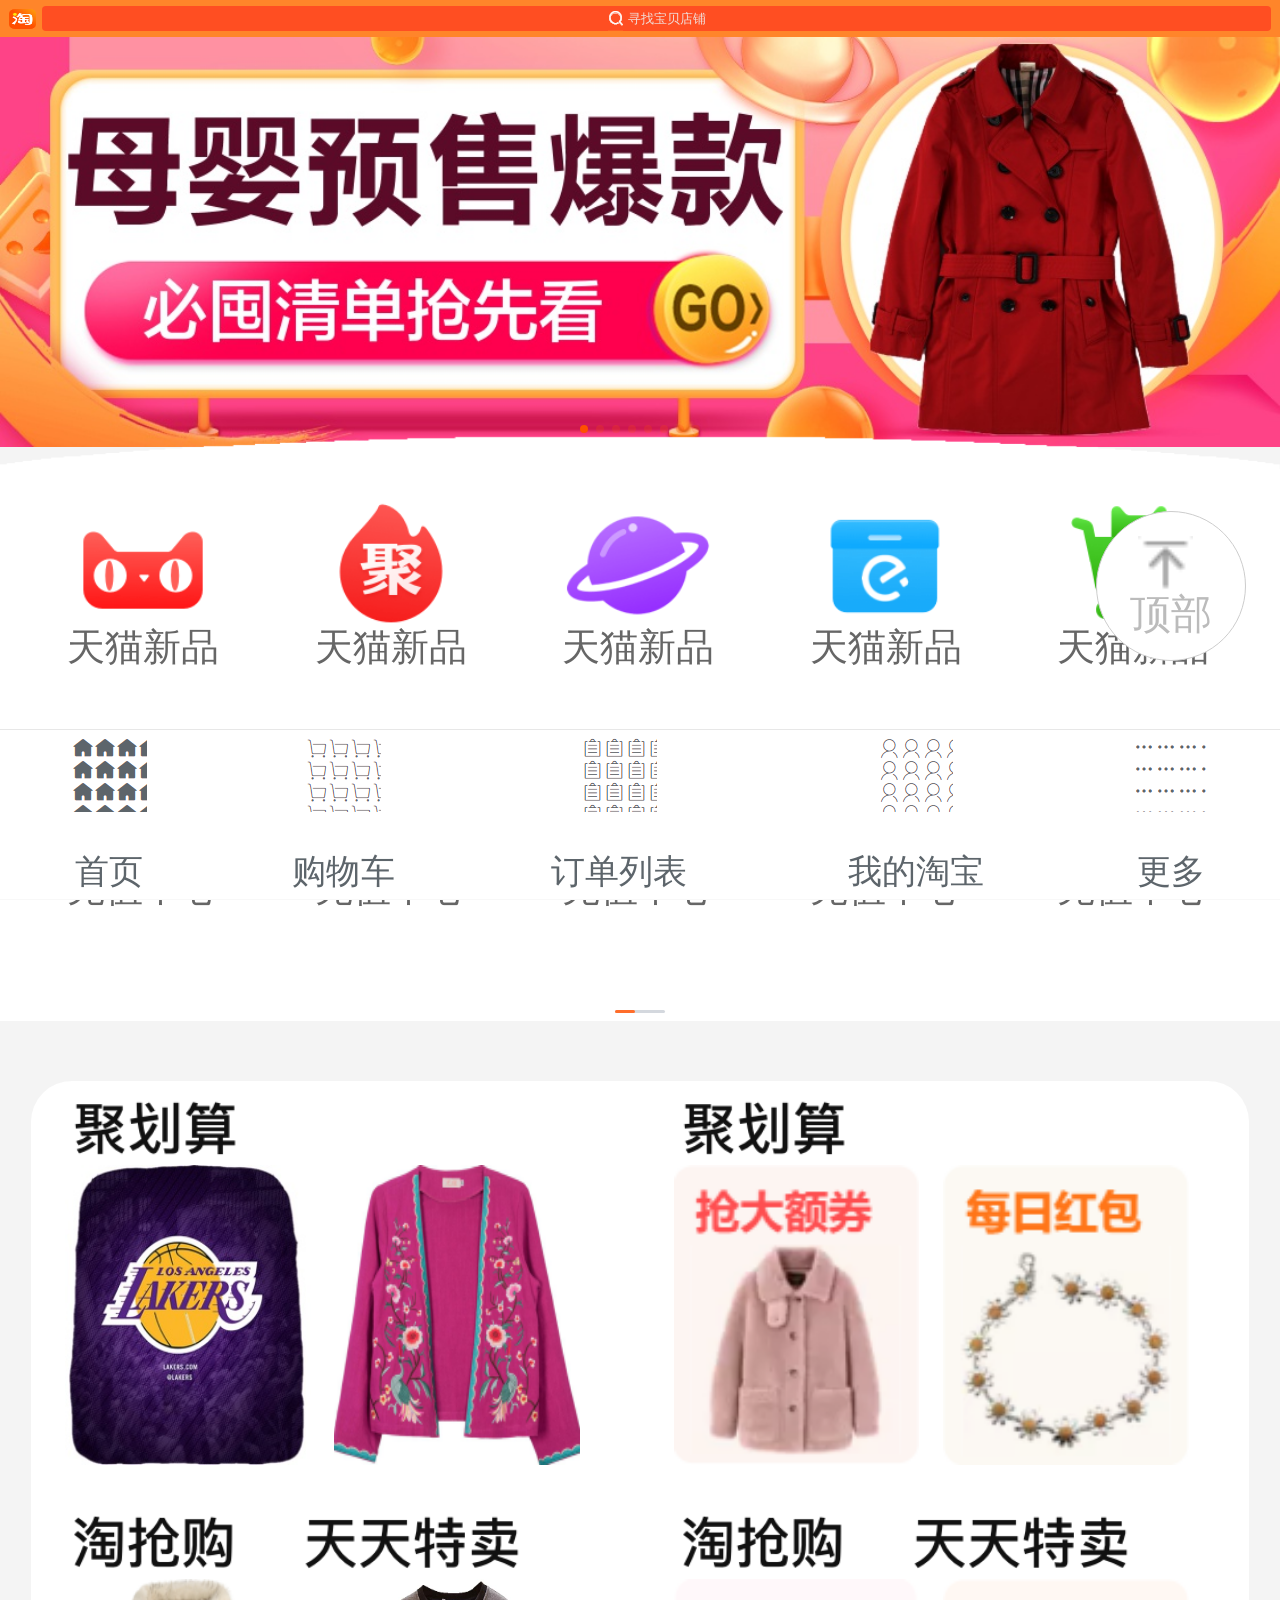
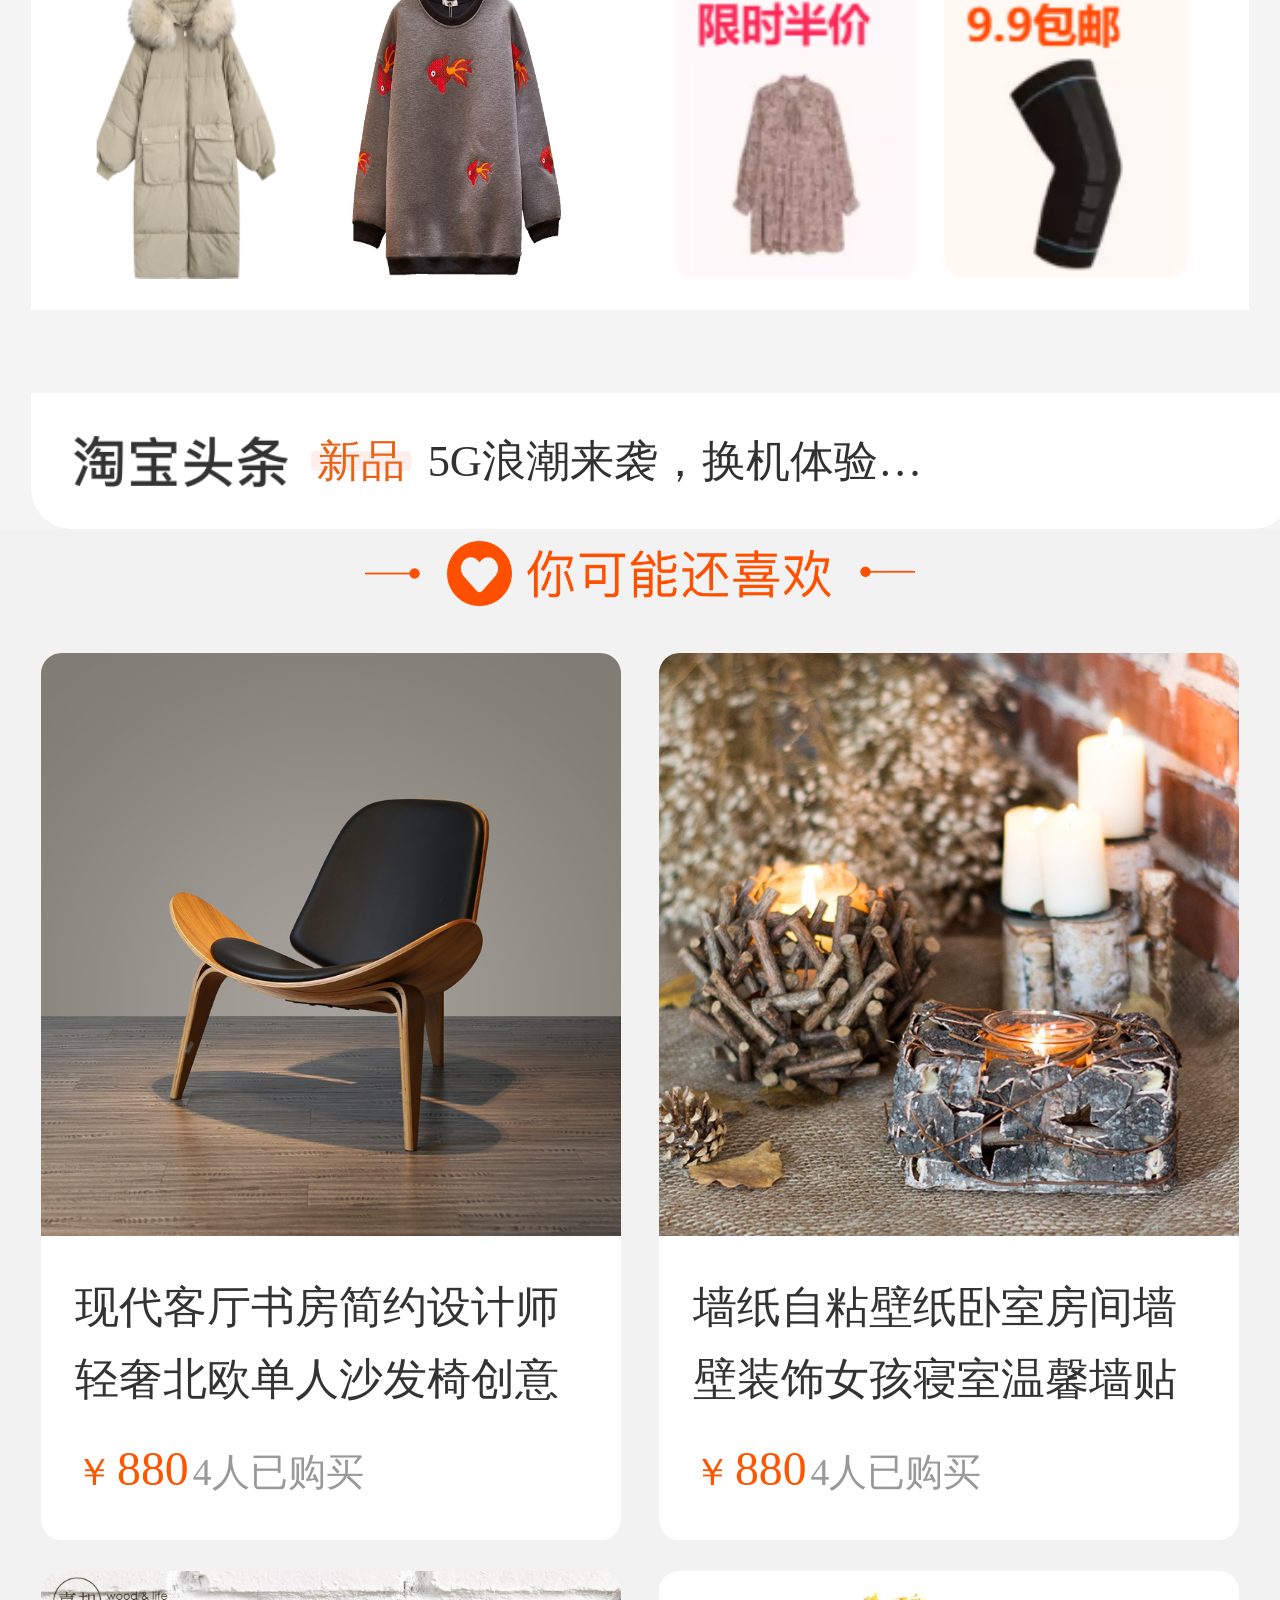
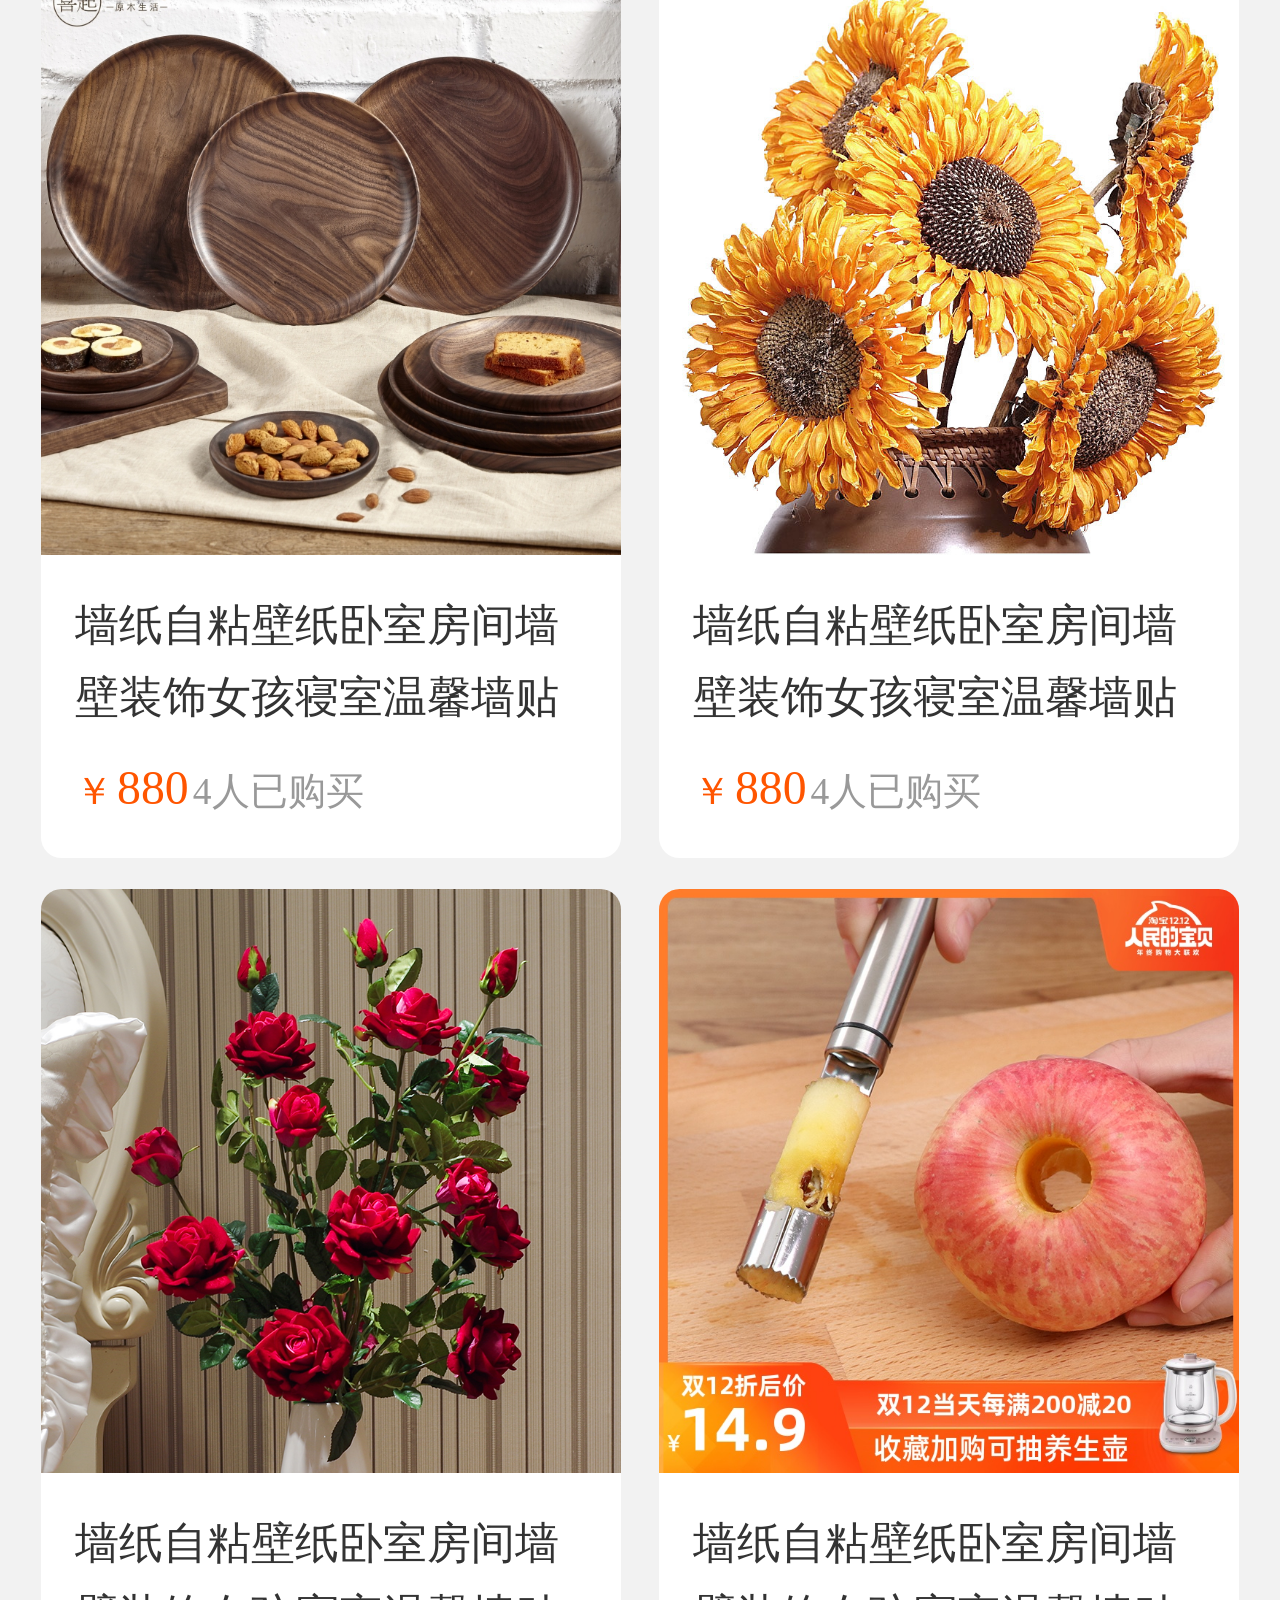
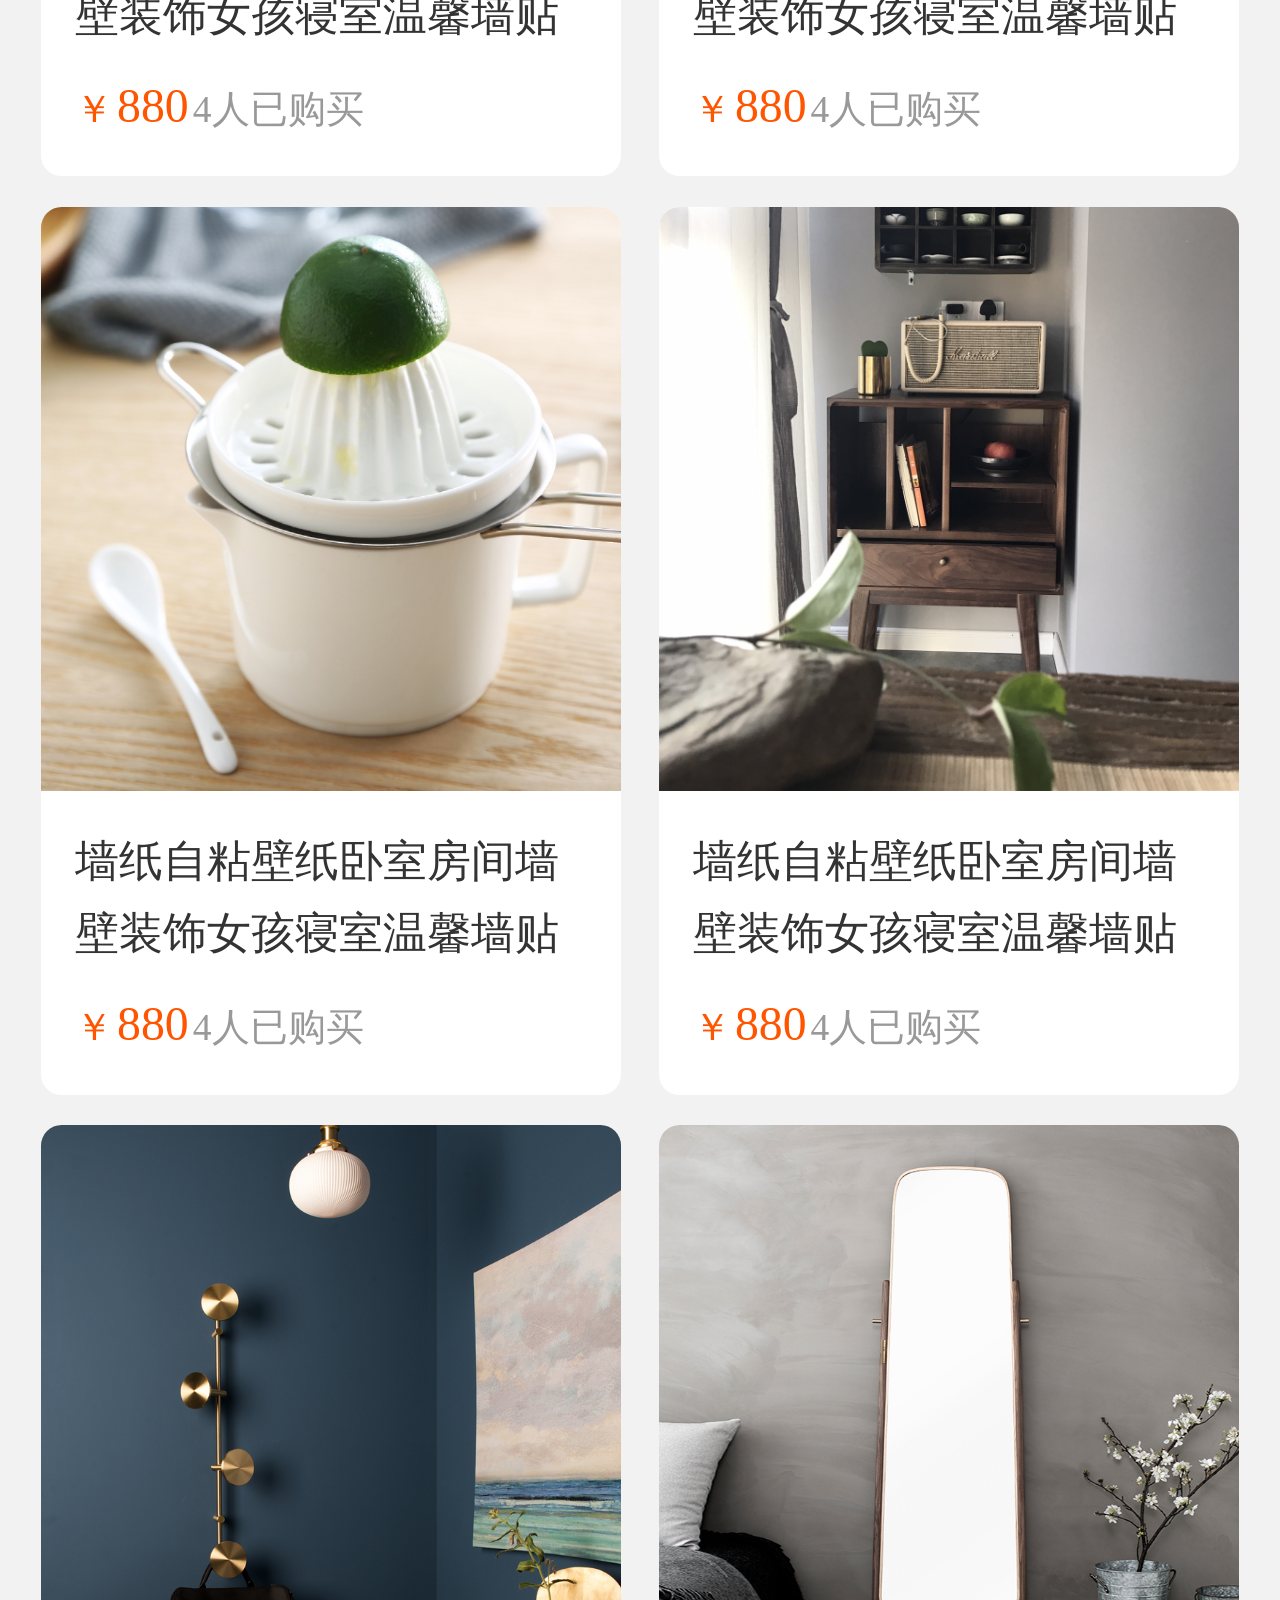
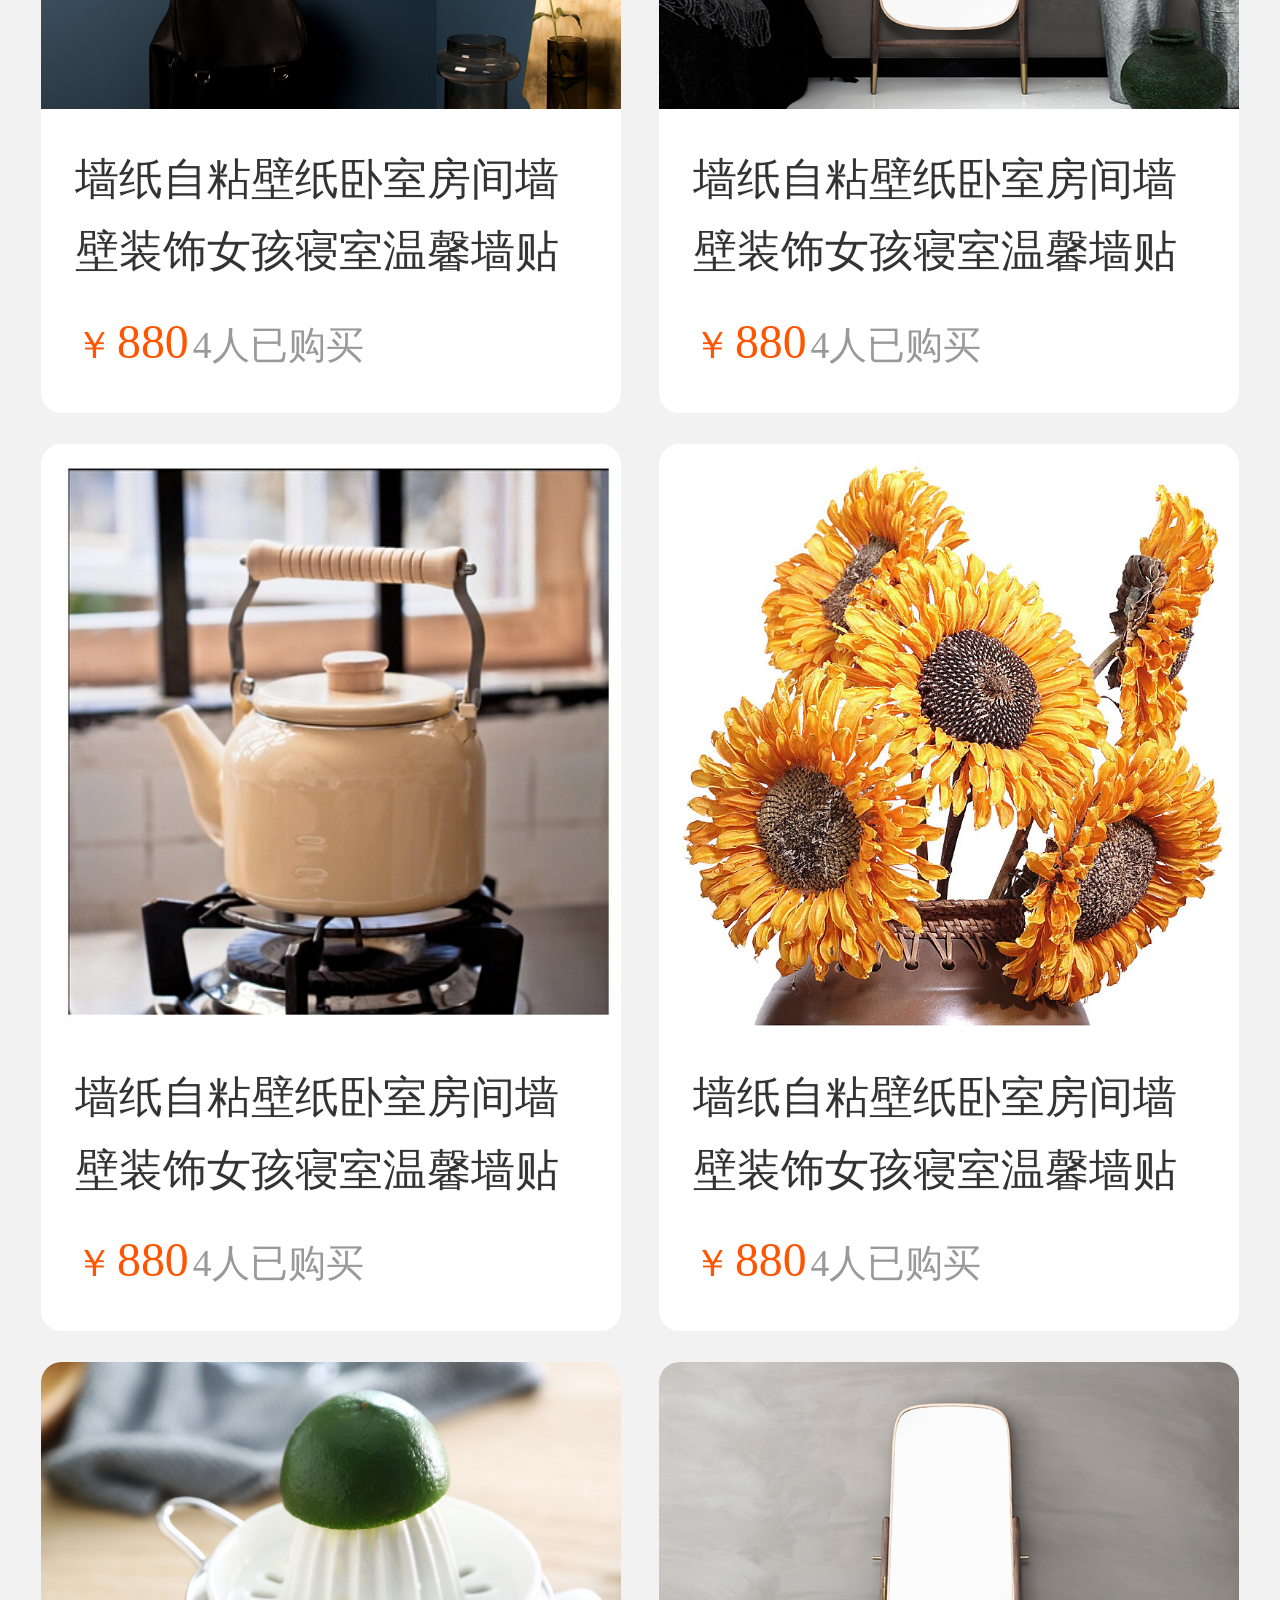
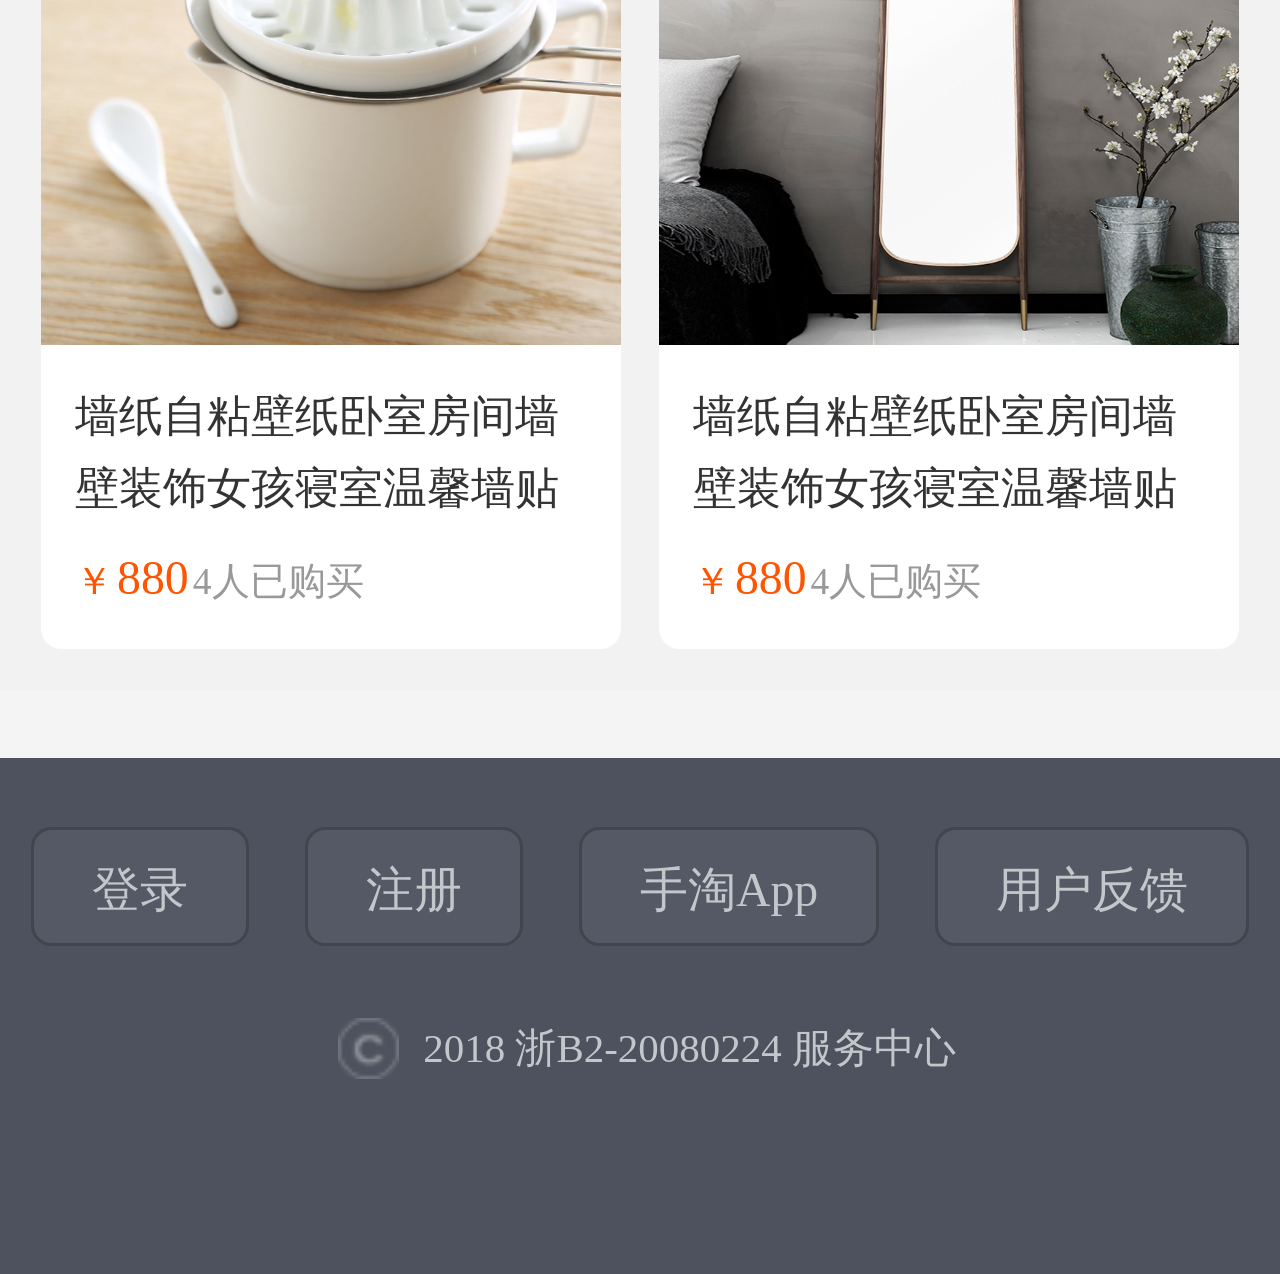
<file: index.html>
<!DOCTYPE html>
<html>

<head>
    <meta charset="utf-8" />
    <meta name="viewport" content="width=device-width,initial-scale=1,minimum-scale=1,maximum-scale=1,user-scalable=no" />
    <title></title>
    <script src="js/jquery.3.4.1.js"></script>
    <link rel="stylesheet" type="text/css" href="css/index.css" />
    <link rel="stylesheet" type="text/css" href="css/swiper.min.css" />
</head>

<body style="font-size: 16px;">
    <div class="page-container">
        <div class="sc-kAzzGY kuVLqC">
            <!-- 顶部搜索框 -->
            <header class="sc-VigVT SQtZc">
                <div class="header-bd">
                    <a href="" class="placeholder">
                        <span class="text iconfont icon-search">寻找宝贝店铺</span>
                    </a>
                </div>
            </header>
            <!-- 搜索框结束 -->
            <!-- 主体开始 -->
            <div class="sc-gqjmRU ZwlZj">
                <!-- 轮播开始 -->
                <div class="swiper-container">
                    <div class="swiper-wrapper">
                        <div class="swiper-slide">
                            <a href="javascript:;" class="slide-item">
                                <img src="img/lunbo.jpg">
                            </a>
                        </div>
                        <div class="swiper-slide">
                            <a href="javascript:;">
                                <img src="img/lunbo1.jpg">
                            </a>
                        </div>
                        <div class="swiper-slide">
                            <a href="javascript:;" class="slide-item">
                                <img src="img/lunbo2.jpg">
                            </a>
                        </div>
                        <div class="swiper-slide">
                            <a href="" class="slide-item">
                                <img src="img/lunbo3.jpg">
                            </a>
                        </div>
                        <div class="swiper-slide">
                            <a href="javascript:;" class="slide-item">
                                <img src="img/lunbo4.jpg">
                            </a>
                        </div>
                        <div class="swiper-slide">
                            <a href="javascript:;" class="slide-item">
                                <img src="img/lunbo5.jpg">
                            </a>
                        </div>
                        <div class="swiper-slide">
                            <a href="javascript:;" class="slide-item">
                                <img src="img/lunbo6.jpg">
                            </a>
                        </div>
                        <div class="swiper-slide">
                            <a href="javascript:;" class="slide-item">
                                <img src="img/lunbo7.jpg">
                            </a>
                        </div>
                    </div>
                    <div class="swiper-pagination"></div>
                </div>
                <!-- 轮播结束 -->
                <!-- 轮播下方入口 -->
                <div class="sc-bwzfXH Humzi">
                    <div class="sc-htpNat kGYGSu"></div>
                    <div class="sc-bxivhb ALWfo">
                        <div class="sc-ifAKCX iLINIY">
                            <a href="" class="sc-EHOje jXFKFG">
                                <img src="img/ru.png" alt="" class="sc-bZQynM iEnsRn">
                                <p class="sc-gzVnrw hKaypx">天猫新品</p>
                            </a>
                            <a href="" class="sc-EHOje hrPgER">
                                <img src="img/ru2.png" alt="" class="sc-bZQynM iEnsRn">
                                <p class="sc-gzVnrw hKaypx">充值中心</p>
                            </a>
                        </div>
                        <div class="sc-ifAKCX iLINIY">
                            <a href="" class="sc-EHOje jXFKFG">
                                <img src="img/ru3.png" alt="" class="sc-bZQynM iEnsRn">
                                <p class="sc-gzVnrw hKaypx">天猫新品</p>
                            </a>
                            <a href="" class="sc-EHOje hrPgER">
                                <img src="img/ru4.png" alt="" class="sc-bZQynM iEnsRn">
                                <p class="sc-gzVnrw hKaypx">充值中心</p>
                            </a>
                        </div>
                        <div class="sc-ifAKCX iLINIY">
                            <a href="" class="sc-EHOje jXFKFG">
                                <img src="img/ru5.png" alt="" class="sc-bZQynM iEnsRn">
                                <p class="sc-gzVnrw hKaypx">天猫新品</p>
                            </a>
                            <a href="" class="sc-EHOje hrPgER">
                                <img src="img/ru6.png" alt="" class="sc-bZQynM iEnsRn">
                                <p class="sc-gzVnrw hKaypx">充值中心</p>
                            </a>
                        </div>
                        <div class="sc-ifAKCX iLINIY">
                            <a href="" class="sc-EHOje jXFKFG">
                                <img src="img/ru7.png" alt="" class="sc-bZQynM iEnsRn">
                                <p class="sc-gzVnrw hKaypx">天猫新品</p>
                            </a>
                            <a href="" class="sc-EHOje hrPgER">
                                <img src="img/ru8.png" alt="" class="sc-bZQynM iEnsRn">
                                <p class="sc-gzVnrw hKaypx">充值中心</p>
                            </a>
                        </div>
                        <div class="sc-ifAKCX iLINIY">
                            <a href="" class="sc-EHOje jXFKFG">
                                <img src="img/ru9.png" alt="" class="sc-bZQynM iEnsRn">
                                <p class="sc-gzVnrw hKaypx">天猫新品</p>
                            </a>
                            <a href="" class="sc-EHOje hrPgER">
                                <img src="img/ru10.png" alt="" class="sc-bZQynM iEnsRn">
                                <p class="sc-gzVnrw hKaypx">充值中心</p>
                            </a>
                        </div>
                        <div class="sc-ifAKCX iLINIY">
                            <a href="" class="sc-EHOje jXFKFG">
                                <img src="img/ru11.png" alt="" class="sc-bZQynM iEnsRn">
                                <p class="sc-gzVnrw hKaypx">天猫新品</p>
                            </a>
                            <a href="" class="sc-EHOje hrPgER">
                                <img src="img/ru12.png" alt="" class="sc-bZQynM iEnsRn">
                                <p class="sc-gzVnrw hKaypx">充值中心</p>
                            </a>
                        </div>
                        <div class="sc-ifAKCX iLINIY">
                            <a href="" class="sc-EHOje jXFKFG">
                                <img src="img/ru13.png" alt="" class="sc-bZQynM iEnsRn">
                                <p class="sc-gzVnrw hKaypx">天猫新品</p>
                            </a>
                            <a href="" class="sc-EHOje hrPgER">
                                <img src="img/ru14.png" alt="" class="sc-bZQynM iEnsRn">
                                <p class="sc-gzVnrw hKaypx">充值中心</p>
                            </a>
                        </div>
                        <div class="sc-ifAKCX iLINIY">
                            <a href="" class="sc-EHOje jXFKFG">
                                <img src="img/ru15.png" alt="" class="sc-bZQynM iEnsRn">
                                <p class="sc-gzVnrw hKaypx">天猫新品</p>
                            </a>
                            <a href="" class="sc-EHOje hrPgER">
                                <img src="img/ru16.png" alt="" class="sc-bZQynM iEnsRn">
                                <p class="sc-gzVnrw hKaypx">充值中心</p>
                            </a>
                        </div>
                        <div class="sc-ifAKCX iLINIY">
                            <a href="" class="sc-EHOje jXFKFG">
                                <img src="img/ru17.png" alt="" class="sc-bZQynM iEnsRn">
                                <p class="sc-gzVnrw hKaypx">天猫新品</p>
                            </a>
                            <a href="" class="sc-EHOje hrPgER">
                                <img src="img/ru18.png" alt="" class="sc-bZQynM iEnsRn">
                                <p class="sc-gzVnrw hKaypx">充值中心</p>
                            </a>
                        </div>
                    </div>
                    <div class="sc-htoDjs kXXQUh">
                        <div class="sc-dnqmqq dNdKAo">
                            <div class="sc-iwsKbI iYxMJl"></div>
                        </div>
                    </div>
                </div>
                <!-- 入口结束 -->
                <!-- 友商广告 -->
                <div class="tpl-wrapper">
                    <div class="Advertisement ">
                        <ul class="wrap">
                            <li class="wrap-li">
                                <div class="li-hildren">
                                    <div class="hildren-top"></div>
                                    <div class="hildren-main">
                                        <img src="img/1.jpg" alt="">
                                    </div>
                                </div>
                                <div class="li-hildren">
                                    <div class="hildren-top" style="background: none;"></div>
                                    <div class="hildren-main">
                                        <img src="img/2.png" alt="">
                                    </div>
                                </div>
                                <div class="li-hildren">
                                    <div class="hildren-top" style="background-image: url(img/tao.png);"></div>
                                    <div class="hildren-main">
                                        <img src="img/3.png" alt="">
                                    </div>
                                </div>
                                <div class="li-hildren">
                                    <div class="hildren-top" style="background-image: url(img/tian.png);"></div>
                                    <div class="hildren-main">
                                        <img src="img/4.jpg" alt="">
                                    </div>
                                </div>
                            </li>
                            <li class="wrap-li">
                                <div class="li-hildren">
                                    <div class="hildren-top"></div>
                                    <div class="hildren-main">
                                        <img src="img/g1.png" alt="">
                                    </div>
                                </div>
                                <div class="li-hildren">
                                    <div class="hildren-top" style="background: none;"></div>
                                    <div class="hildren-main">
                                        <img src="img/g2.png" alt="">
                                    </div>
                                </div>
                                <div class="li-hildren">
                                    <div class="hildren-top" style="background-image: url(img/tao.png);"></div>
                                    <div class="hildren-main">
                                        <img src="img/g3.png" alt="">
                                    </div>
                                </div>
                                <div class="li-hildren">
                                    <div class="hildren-top" style="background-image: url(img/tian.png);"></div>
                                    <div class="hildren-main">
                                        <img src="img/g4.png" alt="">
                                    </div>
                                </div>
                            </li>
                            <div style="position: relative; width:1px;height: 100%;background: rgb(238, 238, 238);right: 51%;"></div>
                        </ul>
                    </div>
                </div>
                <!-- 广告结束 -->
                <!-- 广告下方滚动 -->
                <div class="tpl-wrapper">
                    <div class="FrameLayout">
                        <div class="FrameLayout-box">
                            <div class="ImageView">
                                <div>
                                    <img src="img/toutiao.png" alt="">
                                </div>
                            </div>
                            <div class="scroll-container">
                                <a href="" class="HHeadLine-item">
                                    <div class="HHeadLine-item-tag">新品</div>
                                    <div class="HHeadLine-item-title">5G浪潮来袭，换机体验新“快感”</div>
                                </a>
                                <a href="" class="HHeadLine-item">
                                    <div class="HHeadLine-item-tag">新品</div>
                                    <div class="HHeadLine-item-title">5G浪潮来袭，换机体验新“快感”</div>
                                </a>
                                <a href="" class="HHeadLine-item">
                                    <div class="HHeadLine-item-tag">新品</div>
                                    <div class="HHeadLine-item-title">5G浪潮来袭，换机体验新“快感”</div>
                                </a>
                                <a href="" class="HHeadLine-item">
                                    <div class="HHeadLine-item-tag">新品</div>
                                    <div class="HHeadLine-item-title">5G浪潮来袭，换机体验新“快感”</div>
                                </a>
                            </div>
                        </div>
                    </div>
                </div>
                <!-- 滚动结束 -->
                <!-- 可能喜欢 -->
                <div class="recommend sc-gZMcBi gkfGpY">
                    <div>
                        <div class="recommend-container">
                            <div class="recommend-hd">
                                <img src="img/site.png" alt="" class="recommend-hd-bg">
                            </div>
                            <div class="recommend-item">
                                <a href="" class="recommend-img-wrapper triggerClick">
                                    <img src="img/site1.jpg" alt="" class="recommend-img lazyload">
                                </a>
                                <a href="" class="recommend-info triggerClick">
                                    <div class="recommend-title">
                                        <span class="recommend-title-p">现代客厅书房简约设计师轻奢北欧单人沙发椅创意休闲实木椅高背椅</span>
                                    </div>
                                    <div class="recommend-price-box">
                                        <span class="recommend-sign recommend-h">￥</span>
                                        <span class="recommend-price">880</span>
                                        <span class="recommend-payed">4人已购买</span>
                                    </div>
                                </a>
                            </div>
                            <div class="recommend-item">
                                <a href="" class="recommend-img-wrapper triggerClick">
                                    <img src="img/j1.jpg" alt="" class="recommend-img lazyload">
                                </a>
                                <a href="" class="recommend-info triggerClick">
                                    <div class="recommend-title">
                                        <span class="recommend-title-p">墙纸自粘壁纸卧室房间墙壁装饰女孩寝室温馨墙贴家具翻新防水贴纸</span>
                                    </div>
                                    <div class="recommend-price-box">
                                        <span class="recommend-sign recommend-h">￥</span>
                                        <span class="recommend-price">880</span>
                                        <span class="recommend-payed">4人已购买</span>
                                    </div>
                                </a>
                            </div>
                            <div class="recommend-item">
                                <a href="" class="recommend-img-wrapper triggerClick">
                                    <img src="img/j2.jpg" alt="" class="recommend-img lazyload">
                                </a>
                                <a href="" class="recommend-info triggerClick">
                                    <div class="recommend-title">
                                        <span class="recommend-title-p">墙纸自粘壁纸卧室房间墙壁装饰女孩寝室温馨墙贴家具翻新防水贴纸</span>
                                    </div>
                                    <div class="recommend-price-box">
                                        <span class="recommend-sign recommend-h">￥</span>
                                        <span class="recommend-price">880</span>
                                        <span class="recommend-payed">4人已购买</span>
                                    </div>
                                </a>
                            </div>
                            <div class="recommend-item">
                                <a href="" class="recommend-img-wrapper triggerClick">
                                    <img src="img/j3.jpg" alt="" class="recommend-img lazyload">
                                </a>
                                <a href="" class="recommend-info triggerClick">
                                    <div class="recommend-title">
                                        <span class="recommend-title-p">墙纸自粘壁纸卧室房间墙壁装饰女孩寝室温馨墙贴家具翻新防水贴纸</span>
                                    </div>
                                    <div class="recommend-price-box">
                                        <span class="recommend-sign recommend-h">￥</span>
                                        <span class="recommend-price">880</span>
                                        <span class="recommend-payed">4人已购买</span>
                                    </div>
                                </a>
                            </div>
                            <div class="recommend-item">
                                <a href="" class="recommend-img-wrapper triggerClick">
                                    <img src="img/j4.jpg" alt="" class="recommend-img lazyload">
                                </a>
                                <a href="" class="recommend-info triggerClick">
                                    <div class="recommend-title">
                                        <span class="recommend-title-p">墙纸自粘壁纸卧室房间墙壁装饰女孩寝室温馨墙贴家具翻新防水贴纸</span>
                                    </div>
                                    <div class="recommend-price-box">
                                        <span class="recommend-sign recommend-h">￥</span>
                                        <span class="recommend-price">880</span>
                                        <span class="recommend-payed">4人已购买</span>
                                    </div>
                                </a>
                            </div>
                            <div class="recommend-item">
                                <a href="" class="recommend-img-wrapper triggerClick">
                                    <img src="img/j5.jpg" alt="" class="recommend-img lazyload">
                                </a>
                                <a href="" class="recommend-info triggerClick">
                                    <div class="recommend-title">
                                        <span class="recommend-title-p">墙纸自粘壁纸卧室房间墙壁装饰女孩寝室温馨墙贴家具翻新防水贴纸</span>
                                    </div>
                                    <div class="recommend-price-box">
                                        <span class="recommend-sign recommend-h">￥</span>
                                        <span class="recommend-price">880</span>
                                        <span class="recommend-payed">4人已购买</span>
                                    </div>
                                </a>
                            </div>
                            <div class="recommend-item">
                                <a href="" class="recommend-img-wrapper triggerClick">
                                    <img src="img/j6.jpg" alt="" class="recommend-img lazyload">
                                </a>
                                <a href="" class="recommend-info triggerClick">
                                    <div class="recommend-title">
                                        <span class="recommend-title-p">墙纸自粘壁纸卧室房间墙壁装饰女孩寝室温馨墙贴家具翻新防水贴纸</span>
                                    </div>
                                    <div class="recommend-price-box">
                                        <span class="recommend-sign recommend-h">￥</span>
                                        <span class="recommend-price">880</span>
                                        <span class="recommend-payed">4人已购买</span>
                                    </div>
                                </a>
                            </div>
                            <div class="recommend-item">
                                <a href="" class="recommend-img-wrapper triggerClick">
                                    <img src="img/j7.jpg" alt="" class="recommend-img lazyload">
                                </a>
                                <a href="" class="recommend-info triggerClick">
                                    <div class="recommend-title">
                                        <span class="recommend-title-p">墙纸自粘壁纸卧室房间墙壁装饰女孩寝室温馨墙贴家具翻新防水贴纸</span>
                                    </div>
                                    <div class="recommend-price-box">
                                        <span class="recommend-sign recommend-h">￥</span>
                                        <span class="recommend-price">880</span>
                                        <span class="recommend-payed">4人已购买</span>
                                    </div>
                                </a>
                            </div>
                            <div class="recommend-item">
                                <a href="" class="recommend-img-wrapper triggerClick">
                                    <img src="img/j8.jpg" alt="" class="recommend-img lazyload">
                                </a>
                                <a href="" class="recommend-info triggerClick">
                                    <div class="recommend-title">
                                        <span class="recommend-title-p">墙纸自粘壁纸卧室房间墙壁装饰女孩寝室温馨墙贴家具翻新防水贴纸</span>
                                    </div>
                                    <div class="recommend-price-box">
                                        <span class="recommend-sign recommend-h">￥</span>
                                        <span class="recommend-price">880</span>
                                        <span class="recommend-payed">4人已购买</span>
                                    </div>
                                </a>
                            </div>
                            <div class="recommend-item">
                                <a href="" class="recommend-img-wrapper triggerClick">
                                    <img src="img/j9.jpg" alt="" class="recommend-img lazyload">
                                </a>
                                <a href="" class="recommend-info triggerClick">
                                    <div class="recommend-title">
                                        <span class="recommend-title-p">墙纸自粘壁纸卧室房间墙壁装饰女孩寝室温馨墙贴家具翻新防水贴纸</span>
                                    </div>
                                    <div class="recommend-price-box">
                                        <span class="recommend-sign recommend-h">￥</span>
                                        <span class="recommend-price">880</span>
                                        <span class="recommend-payed">4人已购买</span>
                                    </div>
                                </a>
                            </div>
                            <div class="recommend-item">
                                <a href="" class="recommend-img-wrapper triggerClick">
                                    <img src="img/j10.jpg" alt="" class="recommend-img lazyload">
                                </a>
                                <a href="" class="recommend-info triggerClick">
                                    <div class="recommend-title">
                                        <span class="recommend-title-p">墙纸自粘壁纸卧室房间墙壁装饰女孩寝室温馨墙贴家具翻新防水贴纸</span>
                                    </div>
                                    <div class="recommend-price-box">
                                        <span class="recommend-sign recommend-h">￥</span>
                                        <span class="recommend-price">880</span>
                                        <span class="recommend-payed">4人已购买</span>
                                    </div>
                                </a>
                            </div>
                            <div class="recommend-item">
                                <a href="" class="recommend-img-wrapper triggerClick">
                                    <img src="img/j3.jpg" alt="" class="recommend-img lazyload">
                                </a>
                                <a href="" class="recommend-info triggerClick">
                                    <div class="recommend-title">
                                        <span class="recommend-title-p">墙纸自粘壁纸卧室房间墙壁装饰女孩寝室温馨墙贴家具翻新防水贴纸</span>
                                    </div>
                                    <div class="recommend-price-box">
                                        <span class="recommend-sign recommend-h">￥</span>
                                        <span class="recommend-price">880</span>
                                        <span class="recommend-payed">4人已购买</span>
                                    </div>
                                </a>
                            </div>
                            <div class="recommend-item">
                                <a href="" class="recommend-img-wrapper triggerClick">
                                    <img src="img/j6.jpg" alt="" class="recommend-img lazyload">
                                </a>
                                <a href="" class="recommend-info triggerClick">
                                    <div class="recommend-title">
                                        <span class="recommend-title-p">墙纸自粘壁纸卧室房间墙壁装饰女孩寝室温馨墙贴家具翻新防水贴纸</span>
                                    </div>
                                    <div class="recommend-price-box">
                                        <span class="recommend-sign recommend-h">￥</span>
                                        <span class="recommend-price">880</span>
                                        <span class="recommend-payed">4人已购买</span>
                                    </div>
                                </a>
                            </div>
                            <div class="recommend-item">
                                <a href="" class="recommend-img-wrapper triggerClick">
                                    <img src="img/j9.jpg" alt="" class="recommend-img lazyload">
                                </a>
                                <a href="" class="recommend-info triggerClick">
                                    <div class="recommend-title">
                                        <span class="recommend-title-p">墙纸自粘壁纸卧室房间墙壁装饰女孩寝室温馨墙贴家具翻新防水贴纸</span>
                                    </div>
                                    <div class="recommend-price-box">
                                        <span class="recommend-sign recommend-h">￥</span>
                                        <span class="recommend-price">880</span>
                                        <span class="recommend-payed">4人已购买</span>
                                    </div>
                                </a>
                            </div>
                        </div>
                    </div>
                </div>
                <!-- 可能喜欢结束 -->
            </div>
        </div>
    </div>
    <!-- 主体结束 -->
    <!-- 底部开始 -->
    <footer class="sc-jTzLTM kNTSZz">
        <div class="sc-fjdhpX gLeZNY">
            <a href="">登录</a>
            <a href="">注册</a>
            <a href="">手淘App</a>
            <a href="">用户反馈</a>
        </div>
        <div class="sc-jzJRlG jOJDzh">
            2018 浙B2-20080224
            <a>服务中心</a>
        </div>
    </footer>
    <!-- 底部结束 -->
    <!-- 底部网页切换开始 -->
    <div class="tb-toolbar-container">
        <span class="tab">
            <span class="tb-toolbar-iconfont tb-1"></span>
        <p class="text">首页</p>
        </span>
        <span class="tab">
            <span class="tb-toolbar-iconfont tb-2"></span>
        <p class="text">购物车</p>
        </span>
        <span class="tab">
            <span class="tb-toolbar-iconfont tb-3"></span>
        <p class="text">订单列表</p>
        </span>
        <span class="tab">
            <span class="tb-toolbar-iconfont tb-4"></span>
        <p class="text">我的淘宝</p>
        </span>
        <span class="tab">
            <span class="tb-toolbar-iconfont tb-5"></span>
        <p class="text">更多</p>
        </span>
    </div>
    <!-- tab结束 -->
    <!-- 返回顶部开始 -->
    <div class="sc-cSHVUG hHxDFx">
        <span class="icon"></span>顶部
    </div>
    <!-- end -->
    <script src="js/swiper.min.js"></script>
    <script src="js/rem.js"></script>
    <script src="js/index.js"></script>
</body>

</html>
</file>
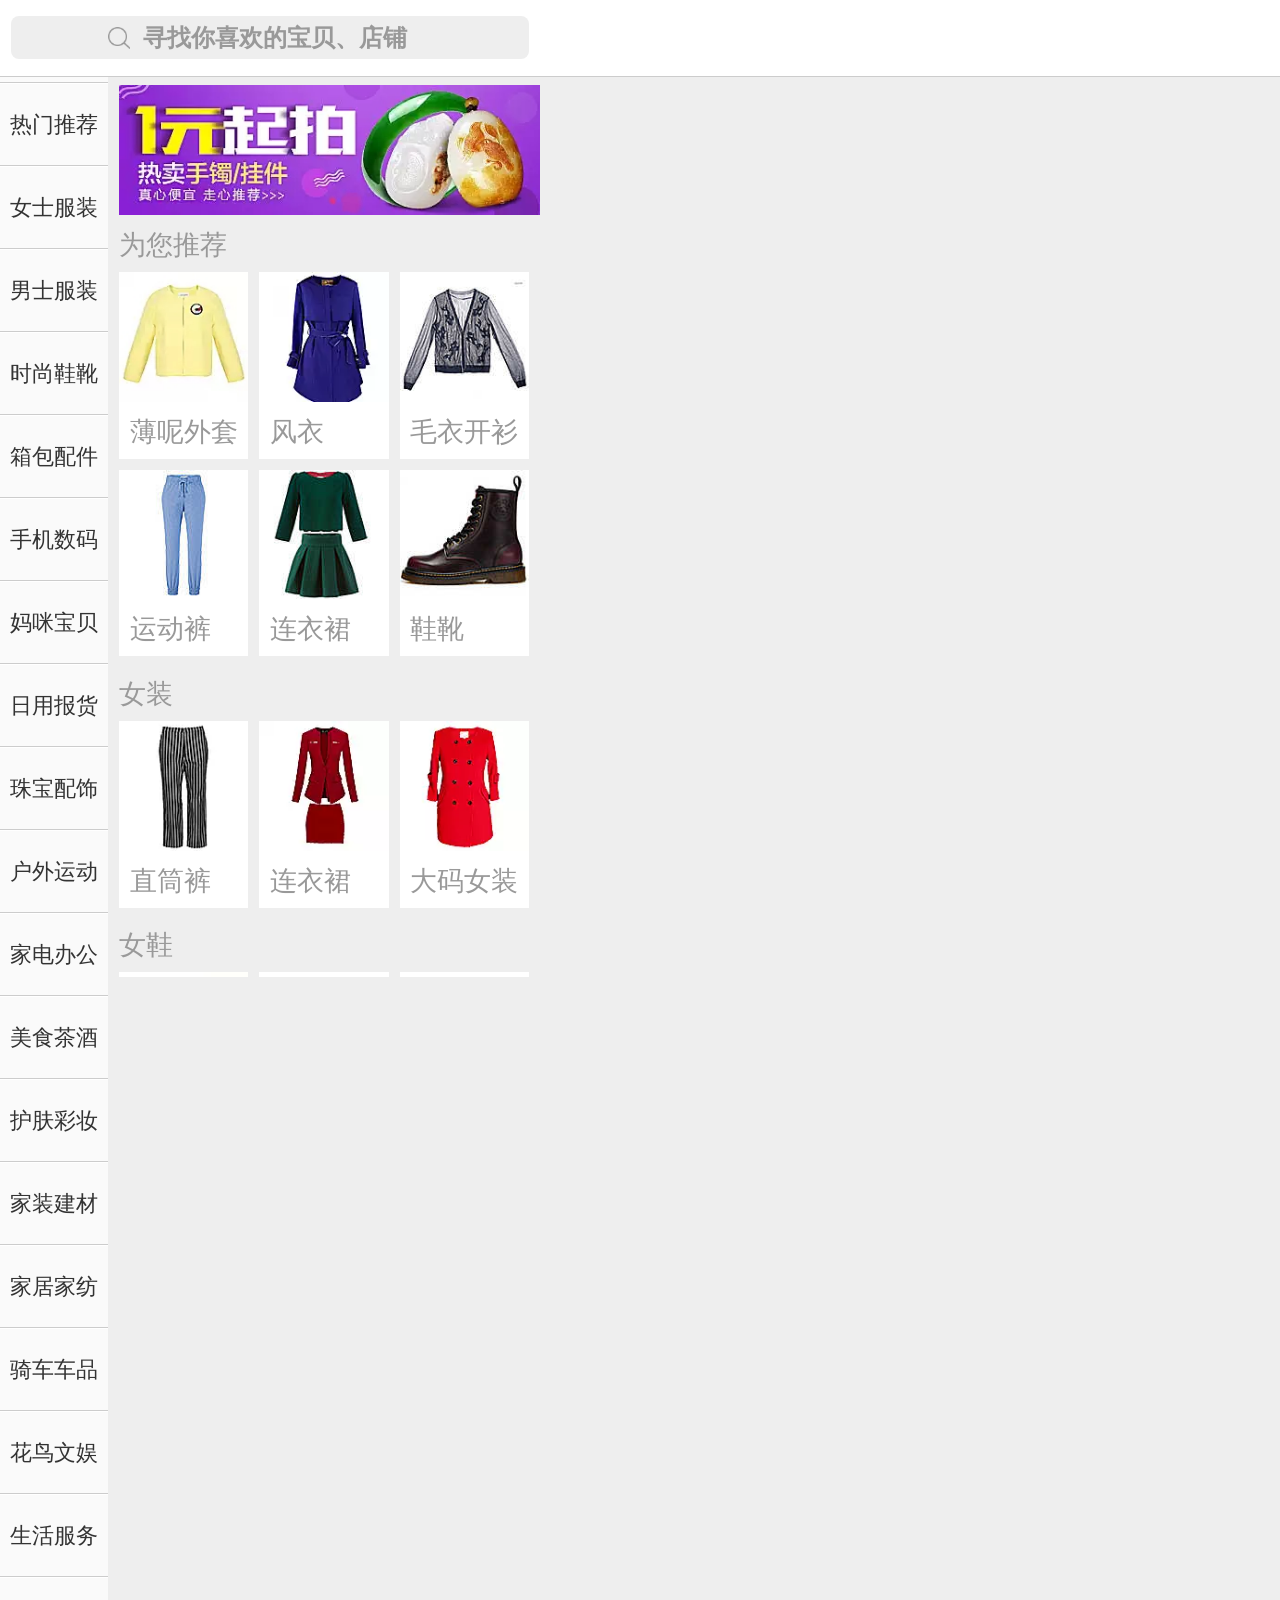
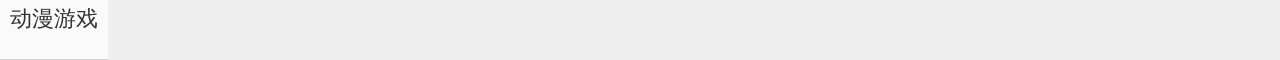
<file: classify.html>
<!DOCTYPE html>
<html>
<head>
	<meta charset="UTF-8">
	<meta name="viewport" content="width=device-width,initial-scale=1,minimum-scale=1,maximum-scale=1,user-scalable=no" />
	<title>分类</title>
	<script type="text/javascript" src="js/flexible.js"></script>
	<script type="text/javascript" src="js/flexible_css.js"></script>
	<link rel="stylesheet" type="text/css" href="css/list.css"> 
	<link rel="stylesheet" type="text/css" href="css/iconfont.css"> 
    <link rel="stylesheet" type="text/css" href="css/swiper.min.css">
    <script type="text/javascript" src="js/jquery.js"></script>
    <script type="text/javascript" src="js/list.js"></script>
</head>
<body>
	<div class="box-search">
	  <form class="search-form" id="search">   
	     <input type="text" class="search-input" id="search-input" value=""> 
	     <b class="search-tip">寻找你喜欢的宝贝、店铺</b>
	     </form>
	</div>
	<div id="J_Scroll">
		<div id="xs_container">
			<ul>
				<li class="xs-row"><a href="#">热门推荐</a></li>
				<li class="xs-row"><a href="#">热门推荐</a></li>
				<li class="xs-row"><a href="#">女士服装</a></li>
				<li class="xs-row"><a href="#">男士服装</a></li>
				<li class="xs-row"><a href="#">时尚鞋靴</a></li>
				<li class="xs-row"><a href="#">箱包配件</a></li>
				<li class="xs-row"><a href="#">手机数码</a></li>
				<li class="xs-row"><a href="#">妈咪宝贝</a></li>
				<li class="xs-row"><a href="#">日用报货</a></li>
				<li class="xs-row"><a href="#">珠宝配饰</a></li>
				<li class="xs-row"><a href="#">户外运动</a></li>
				<li class="xs-row"><a href="#">家电办公</a></li>
				<li class="xs-row"><a href="#">美食茶酒</a></li>
				<li class="xs-row"><a href="#">护肤彩妆</a></li>
				<li class="xs-row"><a href="#">家装建材</a></li>
				<li class="xs-row"><a href="#">家居家纺</a></li>
				<li class="xs-row"><a href="#">骑车车品</a></li>
				<li class="xs-row"><a href="#">花鸟文娱</a></li>
				<li class="xs-row"><a href="">生活服务</a></li>
				<li class="xs-row"><a href="">动漫游戏</a></li>			
			</ul>
		</div>
	</div>
	<div class="contan">
		<div id="a1" class="sec fix">
		  <div class="banner">
		  	 <a class="bimg" href="#"><img src="image/ht.jpg"></a>
		  </div>
		  <div class="rlist">
		  	<div class="item fix">
		  	 	<p class="title"> 为您推荐</p>
		  	 	 <ul>
		  	 	 	<li>
		  	 	 	  <a href="">
		  	 	 		<span>
		  	 	 			<img src="image/y1.jpg">
		  	 	 		</span>
		  	 	 		<p class="title"> 薄呢外套</p>
		  	 	 	</a>
		  	 	 	</li>
		  	 	 	<li>
		  	 	 		<a href="">
		  	 	 		<span>
		  	 	 			<img src="image/y2.jpg">
		  	 	 		</span>
		  	 	 		<p class="title">风衣</p>
		  	 	 	</a>
		  	 	 	</li>
		  	 	 	<li>
		  	 	 		<a href="">
		  	 	 		<span>
		  	 	 			<img src="image/y3.jpg">
		  	 	 		</span>
		  	 	 		<p class="title">毛衣开衫</p>
		  	 	 	</a>
		  	 	 	</li>
		  	 	 	<li>
		  	 	 		<a href="">
		  	 	 		<span>
		  	 	 			<img src="image/y4.jpg">
		  	 	 		</span>
		  	 	 		<p class="title"> 运动裤</p>
		  	 	 	</a>
		  	 	 	</li>
		  	 	 	<li>
		  	 	 		<a href="">
		  	 	 		<span>
		  	 	 			<img src="image/y5.jpg">
		  	 	 		</span>
		  	 	 		<p class="title">连衣裙</p>
		  	 	 	</a>
		  	 	 	</li>
		  	 	 	<li>
		  	 	 		<a href="">
		  	 	 		<span>
		  	 	 			<img src="image/y6.jpg">
		  	 	 		</span>
		  	 	 		<p class="title">鞋靴</p>
		  	 	 	</a>
		  	 	 	</li>
		  	 	 </ul>
		  	 </div>
		  	<div class="item fix">
		  	 	<p class="title">女装</p>
		  	 	 <ul>
		  	 	 	<li>
		  	 	 	  <a href="">
		  	 	 		<span>
		  	 	 			<img src="image/nv1.jpg">
		  	 	 		</span>
		  	 	 		<p class="title"> 直筒裤</p>
		  	 	 	</a>
		  	 	 	</li>
		  	 	 	<li>
		  	 	 		<a href="">
		  	 	 		<span>
		  	 	 			<img src="image/nv2.jpg">
		  	 	 		</span>
		  	 	 		<p class="title">连衣裙</p>
		  	 	 	</a>
		  	 	 	</li>
		  	 	 	<li>
		  	 	 		<a href="">
		  	 	 		<span>
		  	 	 			<img src="image/nv3.jpg">
		  	 	 		</span>
		  	 	 		<p class="title">大码女装</p>
		  	 	 	</a>
		  	 	 	</li>
		  	
		  	 	 </ul>
		      </div>
		    <div class="item fix">
		  	 	<p class="title">女鞋</p>
		  	 	 <ul>
		  	 	 	<li>
		  	 	 	  <a href="">
		  	 	 		<span>
		  	 	 			<img src="image/nx1.jpg">
		  	 	 		</span>
		  	 	 		<p class="title">内增高</p>
		  	 	 	</a>
		  	 	 	</li>
		  	 	 	<li>
		  	 	 		<a href="">
		  	 	 		<span>
		  	 	 			<img src="image/nx2.jpg">
		  	 	 		</span>
		  	 	 		<p class="title">凉拖</p>
		  	 	 	</a>
		  	 	 	</li>
		  	 	 	<li>
		  	 	 		<a href="">
		  	 	 		<span>
		  	 	 			<img src="image/nx3.jpg">
		  	 	 		</span>
		  	 	 		<p class="title">单鞋</p>
		  	 	 	</a>
		  	 	 	</li>
		  	
		  	 	 </ul>
		  	 </div>
		  	<div class="item fix">
		  	 	<p class="title">箱包皮具</p>
		  	 	 <ul>
		  	 	 	<li>
		  	 	 	  <a href="">
		  	 	 		<span>
		  	 	 			<img src="image/xb1.jpg">
		  	 	 		</span>
		  	 	 		<p class="title">登机箱</p>
		  	 	 	</a>
		  	 	 	</li>
		  	 	 	<li>
		  	 	 		<a href="">
		  	 	 		<span>
		  	 	 			<img src="image/xb2.jpg">
		  	 	 		</span>
		  	 	 		<p class="title">拉杆箱</p>
		  	 	 	</a>
		  	 	 	</li>
		  	 	 	<li>
		  	 	 		<a href="">
		  	 	 		<span>
		  	 	 			<img src="image/xb3.jpg">
		  	 	 		</span>
		  	 	 		<p class="title">马鞍包</p>
		  	 	 	</a>
		  	 	 	</li>
		  	 	 </ul>
		  	 </div>
		  	<div class="item fix">
		  	 	<p class="title">彩妆美妆</p>
		  	 	 <ul>
		  	 	 	<li>
		  	 	 	  <a href="">
		  	 	 		<span>
		  	 	 			<img src="image/cz1.jpg">
		  	 	 		</span>
		  	 	 		<p class="title">眼线</p>
		  	 	 	</a>
		  	 	 	</li>
		  	 	 	<li>
		  	 	 		<a href="">
		  	 	 		<span>
		  	 	 			<img src="image/cz2.jpg">
		  	 	 		</span>
		  	 	 		<p class="title">腮红</p>
		  	 	 	</a>
		  	 	 	</li>
		  	 	 	<li>
		  	 	 		<a href="">
		  	 	 		<span>
		  	 	 			<img src="image/cz3.jpg">
		  	 	 		</span>
		  	 	 		<p class="title">蜜粉</p>
		  	 	 	</a>
		  	 	 	</li>
		  	 	 </ul>
		  	 </div>
		  	 <div class="bor fix"></div>
	      </div>
	    </div>
	    <div id="a2" class="sec fix">
	     <div class="rlist fix">
		  	<div class="item fix">
		  	 	<p class="title">裙装</p>
		  	 	 <ul>
		  	 	 	<li>
		  	 	 	  <a href="">
		  	 	 		<span>
		  	 	 			<img src="image/qz1.jpg">
		  	 	 		</span>
		  	 	 		<p class="title"> 夏装连衣裙</p>
		  	 	 	  </a>
		  	 	 	</li>
		  	 	 	<li>
		  	 	 		<a href="">
		  	 	 		<span>
		  	 	 			<img src="image/qz2.jpg">
		  	 	 		</span>
		  	 	 		<p class="title">连衣裙</p>
		  	 	 	   </a>
		  	 	 	</li>
		  	 	 	<li>
		  	 	 	  <a href="">
		  	 	 		<span>
		  	 	 			<img src="image/qz3.jpg">
		  	 	 		</span>
		  	 	 		<p class="title">真丝连衣裙</p>
		  	 	 	  </a>
		  	 	 	</li>
		  	 	 	<li>
		  	 	 	  <a href="">
		  	 	 		<span>
		  	 	 			<img src="image/qz4.jpg">
		  	 	 		</span>
		  	 	 		<p class="title"> 印花连衣裙</p>
		  	 	 	  </a>
		  	 	 	</li>
		  	 	 	<li>
		  	 	 	  <a href="">
		  	 	 		<span>
		  	 	 			<img src="image/qz5.jpg">
		  	 	 		</span>
		  	 	 		<p class="title">累死连衣裙</p>
		  	 	 	  </a>
		  	 	 	</li>
		  	 	 	<li>
		  	 	 	  <a href="">
		  	 	 		<span>
		  	 	 			<img src="image/qz6.jpg">
		  	 	 		</span>
		  	 	 		<p class="title">套装连衣裙</p>
		  	 	 	 </a>
		  	 	 	</li>
		  	 	 	<li>
		  	 	 	  <a href="">
		  	 	 		<span>
		  	 	 			<img src="image/qz7.jpg">
		  	 	 		</span>
		  	 	 		<p class="title"> 运动裤</p>
		  	 	 	  </a>
		  	 	 	</li>
		  	 	 	<li>
		  	 	 	  <a href="">
		  	 	 		<span>
		  	 	 			<img src="image/qz8.jpg">
		  	 	 		</span>
		  	 	 		<p class="title">连衣裙</p>
		  	 	 	  </a>
		  	 	 	</li>
		  	 	 	<li>
		  	 	 	  <a href="">
		  	 	 		<span>
		  	 	 			<img src="image/qz9.jpg">
		  	 	 		</span>
		  	 	 		<p class="title">鞋靴</p>
		  	 	 	 </a>
		  	 	 	</li>
		  	 	 </ul>
		  	 </div>
		  	<div class="item fix">
		  	 	<p class="title">上装</p>
		  	 	 <ul>
		  	 	 	<li>
		  	 	 	  <a href="">
		  	 	 		<span>
		  	 	 			<img src="image/sz1.jpg">
		  	 	 		</span>
		  	 	 		<p class="title">开衫</p>
		  	 	 	 </a>
		  	 	 	</li>
		  	 	 	<li>
		  	 	 		<a href="">
		  	 	 		<span>
		  	 	 			<img src="image/sz2.jpg">
		  	 	 		</span>
		  	 	 		<p class="title">套头毛衣</p>
		  	 	 	  </a>
		  	 	 	</li>
		  	 	 	<li>
		  	 	 		<a href="">
		  	 	 		<span>
		  	 	 			<img src="image/sz3.jpg">
		  	 	 		</span>
		  	 	 		<p class="title">薄外套</p>
		  	 	 	   </a>
		  	 	 	</li>
		  	        <li>
		  	 	 		<a href="">
		  	 	 		<span>
		  	 	 			<img src="image/sz4.jpg">
		  	 	 		</span>
		  	 	 		<p class="title">t恤</p>
		  	 	 	   </a>
		  	 	 	</li>
		  	 	 	  <li>
		  	 	 		<a href="">
		  	 	 		<span>
		  	 	 			<img src="image/sz5.jpg">
		  	 	 		</span>
		  	 	 		<p class="title">白衬衣</p>
		  	 	 	   </a>
		  	 	 	</li>
		  	 	 	</li>
		  	 	 	<li>
		  	 	 		<a href="">
		  	 	 		<span>
		  	 	 			<img src="image/sz6.jpg">
		  	 	 		</span>
		  	 	 		<p class="title">衬衣</p>
		  	 	 	   </a>
		  	 	 	</li>
		  	 	 	<li>
		  	 	 		<a href="">
		  	 	 		<span>
		  	 	 			<img src="image/sz8.jpg">
		  	 	 		</span>
		  	 	 		<p class="title">牛仔衬衣</p>
		  	 	 	   </a>
		  	 	 	</li>
		  	 	 	<li>
		  	 	 		<a href="">
		  	 	 		<span>
		  	 	 			<img src="image/sz9.jpg">
		  	 	 		</span>
		  	 	 		<p class="title">蕾丝衣</p>
		  	 	 	   </a>
		  	 	 	</li>
		  	 	 	<li>
		  	 	 		<a href="">
		  	 	 		<span>
		  	 	 			<img src="image/sz10.jpg">
		  	 	 		</span>
		  	 	 		<p class="title">球衣</p>
		  	 	 	   </a>
		  	 	 	</li>
		  	 	 	<li>
		  	 	 		<a href="">
		  	 	 		<span>
		  	 	 			<img src="image/sz11.jpg">
		  	 	 		</span>
		  	 	 		<p class="title">风衣</p>
		  	 	 	   </a>
		  	 	 	</li>
		  	 	 	<li>
		  	 	 		<a href="">
		  	 	 		<span>
		  	 	 			<img src="image/sz12.jpg">
		  	 	 		</span>
		  	 	 		<p class="title">皮衣</p>
		  	 	 	   </a>
		  	 	 	</li>
		  	 	 	<li>
		  	 	 		<a href="">
		  	 	 		<span>
		  	 	 			<img src="image/sz13.jpg">
		  	 	 		</span>
		  	 	 		<p class="title">卫衣</p>
		  	 	 	   </a>
		  	 	 	</li>
		  	 	 	<li>
		  	 	 		<a href="">
		  	 	 		<span>
		  	 	 			<img src="image/sz14.jpg">
		  	 	 		</span>
		  	 	 		<p class="title">马甲</p>
		  	 	 	   </a>
		  	 	 	</li>
		  	 	 	<li>
		  	 	 		<a href="">
		  	 	 		<span>
		  	 	 			<img src="image/sz15.jpg">
		  	 	 		</span>
		  	 	 		<p class="title">西装</p>
		  	 	 	   </a>
		  	 	 	</li>
		  	 	 	<li>
		  	 	 		<a href="">
		  	 	 		<span>
		  	 	 			<img src="image/sz16.jpg">
		  	 	 		</span>
		  	 	 		<p class="title">外套</p>
		  	 	 	   </a>
		  	 	 	</li>
		  	 	 </ul>
		      </div>
		    <div class="item fix">
		  	 	<p class="title">裤装</p>
		  	 	 <ul>
		  	 	 	<li>
		  	 	 	  <a href="">
		  	 	 		<span>
		  	 	 			<img src="image/k1.jpg">
		  	 	 		</span>
		  	 	 		<p class="title">打底裤</p>
		  	 	 	</a>
		  	 	 	</li>
		  	 	 	<li>
		  	 	 		<a href="">
		  	 	 		<span>
		  	 	 			<img src="image/k2.jpg">
		  	 	 		</span>
		  	 	 		<p class="title">牛仔裤</p>
		  	 	 	</a>
		  	 	 	</li>
		  	 	 	<li>
		  	 	 		<a href="">
		  	 	 		<span>
		  	 	 			<img src="image/k3.jpg">
		  	 	 		</span>
		  	 	 		<p class="title">长裤</p>
		  	 	 	   </a>
		  	 	 	</li>
		  	        <li>
		  	 	 		<a href="">
		  	 	 		<span>
		  	 	 			<img src="image/k4.jpg">
		  	 	 		</span>
		  	 	 		<p class="title">长裤</p>
		  	 	 	   </a>
		  	 	 	</li>
		  	 	 	<li>
		  	 	 		<a href="">
		  	 	 		<span>
		  	 	 			<img src="image/k5.jpg">
		  	 	 		</span>
		  	 	 		<p class="title">运动裤</p>
		  	 	 	   </a>
		  	 	 	</li>
		  	 	 	<li>
		  	 	 		<a href="">
		  	 	 		<span>
		  	 	 			<img src="image/k6.jpg">
		  	 	 		</span>
		  	 	 		<p class="title">直筒裤</p>
		  	 	 	   </a>
		  	 	 	</li>
		  	 	 	<li>
		  	 	 		<a href="">
		  	 	 		<span>
		  	 	 			<img src="image/k7.jpg">
		  	 	 		</span>
		  	 	 		<p class="title">休闲裤</p>
		  	 	 	   </a>
		  	 	 	</li>
		  	 	 	<li>
		  	 	 		<a href="">
		  	 	 		<span>
		  	 	 			<img src="image/k8.jpg">
		  	 	 		</span>
		  	 	 		<p class="title">短裤</p>
		  	 	 	   </a>
		  	 	 	</li>
		  	 	 		<li>
		  	 	 		<a href="">
		  	 	 		<span>
		  	 	 			<img src="image/k9.jpg">
		  	 	 		</span>
		  	 	 		<p class="title">哈伦裤</p>
		  	 	 	   </a>
		  	 	 	</li>
		  	 	 </ul>
		  	 </div>
		  	<div class="item fix">
		  	 	<p class="title">特色女装</p>
		  	 	 <ul>
		  	 	 	<li>
		  	 	 	  <a href="">
		  	 	 		<span>
		  	 	 			<img src="image/nv2.jpg">
		  	 	 		</span>
		  	 	 		<p class="title">妈妈装</p>
		  	 	 	</a>
		  	 	 	</li>
		  	 	 	<li>
		  	 	 		<a href="">
		  	 	 		<span>
		  	 	 			<img src="image/nv1.jpg">
		  	 	 		</span>
		  	 	 		<p class="title">大码女装</p>
		  	 	 	</a>
		  	 	 	</li>
		  	 	 	<li>
		  	 	 		<a href="">
		  	 	 		<span>
		  	 	 			<img src="image/nv3.jpg">
		  	 	 		</span>
		  	 	 		<p class="title">套装</p>
		  	 	 	  </a>
		  	 	 	</li>
		  	 	 	<li>
		  	 	 		<a href="">
		  	 	 		<span>
		  	 	 			<img src="image/k10.jpg">
		  	 	 		</span>
		  	 	 		<p class="title">阔腿裤</p>
		  	 	 	  </a>
		  	 	 	</li>
		  	 	 	<li>
		  	 	 		<a href="">
		  	 	 		<span>
		  	 	 			<img src="image/k11.jpg">
		  	 	 		</span>
		  	 	 		<p class="title">喇叭裤</p>
		  	 	 	  </a>
		  	 	 	</li>
		  	 	 	<li>
		  	 	 		<a href="">
		  	 	 		<span>
		  	 	 			<img src="image/k12.jpg">
		  	 	 		</span>
		  	 	 		<p class="title">哈哈裤</p>
		  	 	 	  </a>
		  	 	 	</li>
		  	 	 </ul>
		  	 </div>
		  	<div class="item fix">
		  	 	<p class="title">内衣</p>
		  	 	 <ul>
		  	 	 	<li>
		  	 	 	  <a href="">
		  	 	 		<span>
		  	 	 			<img src="image/ny1.jpg">
		  	 	 		</span>
		  	 	 		<p class="title">文胸</p>
		  	 	 	</a>
		  	 	 	</li>
		  	 	 	<li>
		  	 	 		<a href="">
		  	 	 		<span>
		  	 	 			<img src="image/ny2.jpg">
		  	 	 		</span>
		  	 	 		<p class="title">三角内裤</p>
		  	 	 	</a>
		  	 	 	</li>
		  	 	 	<li>
		  	 	 		<a href="">
		  	 	 		<span>
		  	 	 			<img src="image/ny3.jpg">
		  	 	 		</span>
		  	 	 		<p class="title">安全裤</p>
		  	 	 	  </a>
		  	 	 	</li>
		  	 	 	<li>
		  	 	 		<a href="">
		  	 	 		<span>
		  	 	 			<img src="image/ny4.jpg">
		  	 	 		</span>
		  	 	 		<p class="title">文胸套装</p>
		  	 	 	   </a>
		  	 	 	</li>
		  	 	 	<li>
		  	 	 		<a href="">
		  	 	 		<span>
		  	 	 			<img src="image/ny5.jpg">
		  	 	 		</span>
		  	 	 		<p class="title">睡裙</p>
		  	 	 	   </a>
		  	 	 	</li>
		  	 	 	<li>
		  	 	 		<a href="">
		  	 	 		<span>
		  	 	 			<img src="image/ny6.jpg">
		  	 	 		</span>
		  	 	 		<p class="title">家居套装</p>
		  	 	 	   </a>
		  	 	 	</li>
		  	 	 	<li>
		  	 	 		<a href="">
		  	 	 		<span>
		  	 	 			<img src="image/ny7.jpg">
		  	 	 		</span>
		  	 	 		<p class="title">袜子</p>
		  	 	 	   </a>
		  	 	 	</li>
		  	 	 	<li>
		  	 	 		<a href="">
		  	 	 		<span>
		  	 	 			<img src="image/ny8.jpg">
		  	 	 		</span>
		  	 	 		<p class="title">保暖内衣</p>
		  	 	 	   </a>
		  	 	 	</li>
		  	 	 	<li>
		  	 	 		<a href="">
		  	 	 		<span>
		  	 	 			<img src="image/ny9.jpg">
		  	 	 		</span>
		  	 	 		<p class="title">吊带</p>
		  	 	 	   </a>
		  	 	 	</li>
		  	 	 </ul>
		  	 </div>
		  	 <div class="bor fix"></div>
	      </div>
	    </div>
	    <div id="a3" class="sec fix">
	      <div class="rlist fix">
		  	<div class="item fix">
		  	 	<p class="title">T恤</p>
		  	 	 <ul>
		  	 	 	<li>
		  	 	 	  <a href="">
		  	 	 		<span>
		  	 	 			<img src="image/nan1.jpg">
		  	 	 		</span>
		  	 	 		<p class="title">T恤</p>
		  	 	 	  </a>
		  	 	 	</li>
		  	 	 	<li>
		  	 	 		<a href="">
		  	 	 		<span>
		  	 	 			<img src="image/nan2.jpg">
		  	 	 		</span>
		  	 	 		<p class="title">长T恤</p>
		  	 	 	   </a>
		  	 	 	</li>
		  	 	 	<li>
		  	 	 	  <a href="">
		  	 	 		<span>
		  	 	 			<img src="image/nan3.jpg">
		  	 	 		</span>
		  	 	 		<p class="title">T恤</p>
		  	 	 	  </a>
		  	 	 	</li>
		  	 	 	<li>
		  	 	 	  <a href="">
		  	 	 		<span>
		  	 	 			<img src="image/nan4.jpg">
		  	 	 		</span>
		  	 	 		<p class="title">T恤</p>
		  	 	 	  </a>
		  	 	 	</li>
		  	 	 	<li>
		  	 	 	  <a href="">
		  	 	 		<span>
		  	 	 			<img src="image/nan5.jpg">
		  	 	 		</span>
		  	 	 		<p class="title">T恤</p>
		  	 	 	  </a>
		  	 	 	</li>
		  	 	 	<li>
		  	 	 	  <a href="">
		  	 	 		<span>
		  	 	 			<img src="image/nan6.jpg">
		  	 	 		</span>
		  	 	 		<p class="title">T恤</p>
		  	 	 	 </a>
		  	 	 	</li>
		  	 	 	<li>
		  	 	 	  <a href="">
		  	 	 		<span>
		  	 	 			<img src="image/nan7.jpg">
		  	 	 		</span>
		  	 	 		<p class="title">T恤</p>
		  	 	 	  </a>
		  	 	 	</li>
		  	 	 	<li>
		  	 	 	  <a href="">
		  	 	 		<span>
		  	 	 			<img src="image/nan8.jpg">
		  	 	 		</span>
		  	 	 		<p class="title">T恤</p>
		  	 	 	  </a>
		  	 	 	</li>
		  	 	 	<li>
		  	 	 	  <a href="">
		  	 	 		<span>
		  	 	 			<img src="image/nan9.jpg">
		  	 	 		</span>
		  	 	 		<p class="title">T恤</p>
		  	 	 	 </a>
		  	 	 	</li>
		  	 	 </ul>
		  	 </div>
		  	<div class="item fix">
		  	 	<p class="title">上装</p>
		  	 	 <ul>
		  	 	 	<li>
		  	 	 	  <a href="">
		  	 	 		<span>
		  	 	 			<img src="image/sz1.jpg">
		  	 	 		</span>
		  	 	 		<p class="title">开衫</p>
		  	 	 	 </a>
		  	 	 	</li>
		  	 	 	<li>
		  	 	 		<a href="">
		  	 	 		<span>
		  	 	 			<img src="image/sz2.jpg">
		  	 	 		</span>
		  	 	 		<p class="title">套头毛衣</p>
		  	 	 	  </a>
		  	 	 	</li>
		  	 	 	<li>
		  	 	 		<a href="">
		  	 	 		<span>
		  	 	 			<img src="image/sz3.jpg">
		  	 	 		</span>
		  	 	 		<p class="title">薄外套</p>
		  	 	 	   </a>
		  	 	 	</li>
		  	        <li>
		  	 	 		<a href="">
		  	 	 		<span>
		  	 	 			<img src="image/sz4.jpg">
		  	 	 		</span>
		  	 	 		<p class="title">t恤</p>
		  	 	 	   </a>
		  	 	 	</li>
		  	 	 	  <li>
		  	 	 		<a href="">
		  	 	 		<span>
		  	 	 			<img src="image/sz5.jpg">
		  	 	 		</span>
		  	 	 		<p class="title">白衬衣</p>
		  	 	 	   </a>
		  	 	 	</li>
		  	 	 	</li>
		  	 	 	<li>
		  	 	 		<a href="">
		  	 	 		<span>
		  	 	 			<img src="image/sz6.jpg">
		  	 	 		</span>
		  	 	 		<p class="title">衬衣</p>
		  	 	 	   </a>
		  	 	 	</li>
		  	 	 	<li>
		  	 	 		<a href="">
		  	 	 		<span>
		  	 	 			<img src="image/sz8.jpg">
		  	 	 		</span>
		  	 	 		<p class="title">牛仔衬衣</p>
		  	 	 	   </a>
		  	 	 	</li>
		  	 	 	<li>
		  	 	 		<a href="">
		  	 	 		<span>
		  	 	 			<img src="image/sz9.jpg">
		  	 	 		</span>
		  	 	 		<p class="title">蕾丝衣</p>
		  	 	 	   </a>
		  	 	 	</li>
		  	 	 	<li>
		  	 	 		<a href="">
		  	 	 		<span>
		  	 	 			<img src="image/sz10.jpg">
		  	 	 		</span>
		  	 	 		<p class="title">球衣</p>
		  	 	 	   </a>
		  	 	 	</li>
		  	 	 	<li>
		  	 	 		<a href="">
		  	 	 		<span>
		  	 	 			<img src="image/sz11.jpg">
		  	 	 		</span>
		  	 	 		<p class="title">风衣</p>
		  	 	 	   </a>
		  	 	 	</li>
		  	 	 	<li>
		  	 	 		<a href="">
		  	 	 		<span>
		  	 	 			<img src="image/sz12.jpg">
		  	 	 		</span>
		  	 	 		<p class="title">皮衣</p>
		  	 	 	   </a>
		  	 	 	</li>
		  	 	 	<li>
		  	 	 		<a href="">
		  	 	 		<span>
		  	 	 			<img src="image/sz13.jpg">
		  	 	 		</span>
		  	 	 		<p class="title">卫衣</p>
		  	 	 	   </a>
		  	 	 	</li>
		  	 	 	<li>
		  	 	 		<a href="">
		  	 	 		<span>
		  	 	 			<img src="image/sz14.jpg">
		  	 	 		</span>
		  	 	 		<p class="title">马甲</p>
		  	 	 	   </a>
		  	 	 	</li>
		  	 	 	<li>
		  	 	 		<a href="">
		  	 	 		<span>
		  	 	 			<img src="image/sz15.jpg">
		  	 	 		</span>
		  	 	 		<p class="title">西装</p>
		  	 	 	   </a>
		  	 	 	</li>
		  	 	 	<li>
		  	 	 		<a href="">
		  	 	 		<span>
		  	 	 			<img src="image/sz16.jpg">
		  	 	 		</span>
		  	 	 		<p class="title">外套</p>
		  	 	 	   </a>
		  	 	 	</li>
		  	 	 </ul>
		      </div>
		    <div class="item fix">
		  	 	<p class="title">裤装</p>
		  	 	 <ul>
		  	 	 	<li>
		  	 	 	  <a href="">
		  	 	 		<span>
		  	 	 			<img src="image/k1.jpg">
		  	 	 		</span>
		  	 	 		<p class="title">打底裤</p>
		  	 	 	</a>
		  	 	 	</li>
		  	 	 	<li>
		  	 	 		<a href="">
		  	 	 		<span>
		  	 	 			<img src="image/k2.jpg">
		  	 	 		</span>
		  	 	 		<p class="title">牛仔裤</p>
		  	 	 	</a>
		  	 	 	</li>
		  	 	 	<li>
		  	 	 		<a href="">
		  	 	 		<span>
		  	 	 			<img src="image/k3.jpg">
		  	 	 		</span>
		  	 	 		<p class="title">长裤</p>
		  	 	 	   </a>
		  	 	 	</li>
		  	        <li>
		  	 	 		<a href="">
		  	 	 		<span>
		  	 	 			<img src="image/k4.jpg">
		  	 	 		</span>
		  	 	 		<p class="title">长裤</p>
		  	 	 	   </a>
		  	 	 	</li>
		  	 	 	<li>
		  	 	 		<a href="">
		  	 	 		<span>
		  	 	 			<img src="image/k5.jpg">
		  	 	 		</span>
		  	 	 		<p class="title">运动裤</p>
		  	 	 	   </a>
		  	 	 	</li>
		  	 	 	<li>
		  	 	 		<a href="">
		  	 	 		<span>
		  	 	 			<img src="image/k6.jpg">
		  	 	 		</span>
		  	 	 		<p class="title">直筒裤</p>
		  	 	 	   </a>
		  	 	 	</li>
		  	 	 	<li>
		  	 	 		<a href="">
		  	 	 		<span>
		  	 	 			<img src="image/k7.jpg">
		  	 	 		</span>
		  	 	 		<p class="title">休闲裤</p>
		  	 	 	   </a>
		  	 	 	</li>
		  	 	 	<li>
		  	 	 		<a href="">
		  	 	 		<span>
		  	 	 			<img src="image/k8.jpg">
		  	 	 		</span>
		  	 	 		<p class="title">短裤</p>
		  	 	 	   </a>
		  	 	 	</li>
		  	 	 		<li>
		  	 	 		<a href="">
		  	 	 		<span>
		  	 	 			<img src="image/k9.jpg">
		  	 	 		</span>
		  	 	 		<p class="title">哈伦裤</p>
		  	 	 	   </a>
		  	 	 	</li>
		  	 	 </ul>
		  	 </div>
		  	<div class="item fix">
		  	 	<p class="title">特色女装</p>
		  	 	 <ul>
		  	 	 	<li>
		  	 	 	  <a href="">
		  	 	 		<span>
		  	 	 			<img src="image/nv2.jpg">
		  	 	 		</span>
		  	 	 		<p class="title">妈妈装</p>
		  	 	 	</a>
		  	 	 	</li>
		  	 	 	<li>
		  	 	 		<a href="">
		  	 	 		<span>
		  	 	 			<img src="image/nv1.jpg">
		  	 	 		</span>
		  	 	 		<p class="title">大码女装</p>
		  	 	 	</a>
		  	 	 	</li>
		  	 	 	<li>
		  	 	 		<a href="">
		  	 	 		<span>
		  	 	 			<img src="image/nv3.jpg">
		  	 	 		</span>
		  	 	 		<p class="title">套装</p>
		  	 	 	  </a>
		  	 	 	</li>
		  	 	 	<li>
		  	 	 		<a href="">
		  	 	 		<span>
		  	 	 			<img src="image/k10.jpg">
		  	 	 		</span>
		  	 	 		<p class="title">阔腿裤</p>
		  	 	 	  </a>
		  	 	 	</li>
		  	 	 	<li>
		  	 	 		<a href="">
		  	 	 		<span>
		  	 	 			<img src="image/k11.jpg">
		  	 	 		</span>
		  	 	 		<p class="title">喇叭裤</p>
		  	 	 	  </a>
		  	 	 	</li>
		  	 	 	<li>
		  	 	 		<a href="">
		  	 	 		<span>
		  	 	 			<img src="image/k12.jpg">
		  	 	 		</span>
		  	 	 		<p class="title">哈哈裤</p>
		  	 	 	  </a>
		  	 	 	</li>
		  	 	 </ul>
		  	 </div>
		  	<div class="item fix">
		  	 	<p class="title">内衣</p>
		  	 	 <ul>
		  	 	 	<li>
		  	 	 	  <a href="">
		  	 	 		<span>
		  	 	 			<img src="image/ny1.jpg">
		  	 	 		</span>
		  	 	 		<p class="title">文胸</p>
		  	 	 	</a>
		  	 	 	</li>
		  	 	 	<li>
		  	 	 		<a href="">
		  	 	 		<span>
		  	 	 			<img src="image/ny2.jpg">
		  	 	 		</span>
		  	 	 		<p class="title">三角内裤</p>
		  	 	 	</a>
		  	 	 	</li>
		  	 	 	<li>
		  	 	 		<a href="">
		  	 	 		<span>
		  	 	 			<img src="image/ny3.jpg">
		  	 	 		</span>
		  	 	 		<p class="title">安全裤</p>
		  	 	 	  </a>
		  	 	 	</li>
		  	 	 	<li>
		  	 	 		<a href="">
		  	 	 		<span>
		  	 	 			<img src="image/ny4.jpg">
		  	 	 		</span>
		  	 	 		<p class="title">文胸套装</p>
		  	 	 	   </a>
		  	 	 	</li>
		  	 	 	<li>
		  	 	 		<a href="">
		  	 	 		<span>
		  	 	 			<img src="image/ny5.jpg">
		  	 	 		</span>
		  	 	 		<p class="title">睡裙</p>
		  	 	 	   </a>
		  	 	 	</li>
		  	 	 	<li>
		  	 	 		<a href="">
		  	 	 		<span>
		  	 	 			<img src="image/ny6.jpg">
		  	 	 		</span>
		  	 	 		<p class="title">家居套装</p>
		  	 	 	   </a>
		  	 	 	</li>
		  	 	 	<li>
		  	 	 		<a href="">
		  	 	 		<span>
		  	 	 			<img src="image/ny7.jpg">
		  	 	 		</span>
		  	 	 		<p class="title">袜子</p>
		  	 	 	   </a>
		  	 	 	</li>
		  	 	 	<li>
		  	 	 		<a href="">
		  	 	 		<span>
		  	 	 			<img src="image/ny8.jpg">
		  	 	 		</span>
		  	 	 		<p class="title">保暖内衣</p>
		  	 	 	   </a>
		  	 	 	</li>
		  	 	 	<li>
		  	 	 		<a href="">
		  	 	 		<span>
		  	 	 			<img src="image/ny9.jpg">
		  	 	 		</span>
		  	 	 		<p class="title">吊带</p>
		  	 	 	   </a>
		  	 	 	</li>
		  	 	 </ul>
		  	 </div>
		  	 <div class="bor fix"></div>
	      </div>
	    </div>
	    <div id="a4" class="sec fix">
	     <div class="rlist fix">
		  	<div class="item fix">
		  	 	<p class="title">裙装</p>
		  	 	 <ul>
		  	 	 	<li>
		  	 	 	  <a href="">
		  	 	 		<span>
		  	 	 			<img src="image/qz1.jpg">
		  	 	 		</span>
		  	 	 		<p class="title"> 夏装连衣裙</p>
		  	 	 	  </a>
		  	 	 	</li>
		  	 	 	<li>
		  	 	 		<a href="">
		  	 	 		<span>
		  	 	 			<img src="image/qz2.jpg">
		  	 	 		</span>
		  	 	 		<p class="title">连衣裙</p>
		  	 	 	   </a>
		  	 	 	</li>
		  	 	 	<li>
		  	 	 	  <a href="">
		  	 	 		<span>
		  	 	 			<img src="image/qz3.jpg">
		  	 	 		</span>
		  	 	 		<p class="title">真丝连衣裙</p>
		  	 	 	  </a>
		  	 	 	</li>
		  	 	 	<li>
		  	 	 	  <a href="">
		  	 	 		<span>
		  	 	 			<img src="image/qz4.jpg">
		  	 	 		</span>
		  	 	 		<p class="title"> 印花连衣裙</p>
		  	 	 	  </a>
		  	 	 	</li>
		  	 	 	<li>
		  	 	 	  <a href="">
		  	 	 		<span>
		  	 	 			<img src="image/qz5.jpg">
		  	 	 		</span>
		  	 	 		<p class="title">累死连衣裙</p>
		  	 	 	  </a>
		  	 	 	</li>
		  	 	 	<li>
		  	 	 	  <a href="">
		  	 	 		<span>
		  	 	 			<img src="image/qz6.jpg">
		  	 	 		</span>
		  	 	 		<p class="title">套装连衣裙</p>
		  	 	 	 </a>
		  	 	 	</li>
		  	 	 	<li>
		  	 	 	  <a href="">
		  	 	 		<span>
		  	 	 			<img src="image/qz7.jpg">
		  	 	 		</span>
		  	 	 		<p class="title"> 运动裤</p>
		  	 	 	  </a>
		  	 	 	</li>
		  	 	 	<li>
		  	 	 	  <a href="">
		  	 	 		<span>
		  	 	 			<img src="image/qz8.jpg">
		  	 	 		</span>
		  	 	 		<p class="title">连衣裙</p>
		  	 	 	  </a>
		  	 	 	</li>
		  	 	 	<li>
		  	 	 	  <a href="">
		  	 	 		<span>
		  	 	 			<img src="image/qz9.jpg">
		  	 	 		</span>
		  	 	 		<p class="title">鞋靴</p>
		  	 	 	 </a>
		  	 	 	</li>
		  	 	 </ul>
		  	 </div>
		  	<div class="item fix">
		  	 	<p class="title">上装</p>
		  	 	 <ul>
		  	 	 	<li>
		  	 	 	  <a href="">
		  	 	 		<span>
		  	 	 			<img src="image/sz1.jpg">
		  	 	 		</span>
		  	 	 		<p class="title">开衫</p>
		  	 	 	 </a>
		  	 	 	</li>
		  	 	 	<li>
		  	 	 		<a href="">
		  	 	 		<span>
		  	 	 			<img src="image/sz2.jpg">
		  	 	 		</span>
		  	 	 		<p class="title">套头毛衣</p>
		  	 	 	  </a>
		  	 	 	</li>
		  	 	 	<li>
		  	 	 		<a href="">
		  	 	 		<span>
		  	 	 			<img src="image/sz3.jpg">
		  	 	 		</span>
		  	 	 		<p class="title">薄外套</p>
		  	 	 	   </a>
		  	 	 	</li>
		  	        <li>
		  	 	 		<a href="">
		  	 	 		<span>
		  	 	 			<img src="image/sz4.jpg">
		  	 	 		</span>
		  	 	 		<p class="title">t恤</p>
		  	 	 	   </a>
		  	 	 	</li>
		  	 	 	  <li>
		  	 	 		<a href="">
		  	 	 		<span>
		  	 	 			<img src="image/sz5.jpg">
		  	 	 		</span>
		  	 	 		<p class="title">白衬衣</p>
		  	 	 	   </a>
		  	 	 	</li>
		  	 	 	</li>
		  	 	 	<li>
		  	 	 		<a href="">
		  	 	 		<span>
		  	 	 			<img src="image/sz6.jpg">
		  	 	 		</span>
		  	 	 		<p class="title">衬衣</p>
		  	 	 	   </a>
		  	 	 	</li>
		  	 	 	<li>
		  	 	 		<a href="">
		  	 	 		<span>
		  	 	 			<img src="image/sz8.jpg">
		  	 	 		</span>
		  	 	 		<p class="title">牛仔衬衣</p>
		  	 	 	   </a>
		  	 	 	</li>
		  	 	 	<li>
		  	 	 		<a href="">
		  	 	 		<span>
		  	 	 			<img src="image/sz9.jpg">
		  	 	 		</span>
		  	 	 		<p class="title">蕾丝衣</p>
		  	 	 	   </a>
		  	 	 	</li>
		  	 	 	<li>
		  	 	 		<a href="">
		  	 	 		<span>
		  	 	 			<img src="image/sz10.jpg">
		  	 	 		</span>
		  	 	 		<p class="title">球衣</p>
		  	 	 	   </a>
		  	 	 	</li>
		  	 	 	<li>
		  	 	 		<a href="">
		  	 	 		<span>
		  	 	 			<img src="image/sz11.jpg">
		  	 	 		</span>
		  	 	 		<p class="title">风衣</p>
		  	 	 	   </a>
		  	 	 	</li>
		  	 	 	<li>
		  	 	 		<a href="">
		  	 	 		<span>
		  	 	 			<img src="image/sz12.jpg">
		  	 	 		</span>
		  	 	 		<p class="title">皮衣</p>
		  	 	 	   </a>
		  	 	 	</li>
		  	 	 	<li>
		  	 	 		<a href="">
		  	 	 		<span>
		  	 	 			<img src="image/sz13.jpg">
		  	 	 		</span>
		  	 	 		<p class="title">卫衣</p>
		  	 	 	   </a>
		  	 	 	</li>
		  	 	 	<li>
		  	 	 		<a href="">
		  	 	 		<span>
		  	 	 			<img src="image/sz14.jpg">
		  	 	 		</span>
		  	 	 		<p class="title">马甲</p>
		  	 	 	   </a>
		  	 	 	</li>
		  	 	 	<li>
		  	 	 		<a href="">
		  	 	 		<span>
		  	 	 			<img src="image/sz15.jpg">
		  	 	 		</span>
		  	 	 		<p class="title">西装</p>
		  	 	 	   </a>
		  	 	 	</li>
		  	 	 	<li>
		  	 	 		<a href="">
		  	 	 		<span>
		  	 	 			<img src="image/sz16.jpg">
		  	 	 		</span>
		  	 	 		<p class="title">外套</p>
		  	 	 	   </a>
		  	 	 	</li>
		  	 	 </ul>
		      </div>
		    <div class="item fix">
		  	 	<p class="title">裤装</p>
		  	 	 <ul>
		  	 	 	<li>
		  	 	 	  <a href="">
		  	 	 		<span>
		  	 	 			<img src="image/k1.jpg">
		  	 	 		</span>
		  	 	 		<p class="title">打底裤</p>
		  	 	 	</a>
		  	 	 	</li>
		  	 	 	<li>
		  	 	 		<a href="">
		  	 	 		<span>
		  	 	 			<img src="image/k2.jpg">
		  	 	 		</span>
		  	 	 		<p class="title">牛仔裤</p>
		  	 	 	</a>
		  	 	 	</li>
		  	 	 	<li>
		  	 	 		<a href="">
		  	 	 		<span>
		  	 	 			<img src="image/k3.jpg">
		  	 	 		</span>
		  	 	 		<p class="title">长裤</p>
		  	 	 	   </a>
		  	 	 	</li>
		  	        <li>
		  	 	 		<a href="">
		  	 	 		<span>
		  	 	 			<img src="image/k4.jpg">
		  	 	 		</span>
		  	 	 		<p class="title">长裤</p>
		  	 	 	   </a>
		  	 	 	</li>
		  	 	 	<li>
		  	 	 		<a href="">
		  	 	 		<span>
		  	 	 			<img src="image/k5.jpg">
		  	 	 		</span>
		  	 	 		<p class="title">运动裤</p>
		  	 	 	   </a>
		  	 	 	</li>
		  	 	 	<li>
		  	 	 		<a href="">
		  	 	 		<span>
		  	 	 			<img src="image/k6.jpg">
		  	 	 		</span>
		  	 	 		<p class="title">直筒裤</p>
		  	 	 	   </a>
		  	 	 	</li>
		  	 	 	<li>
		  	 	 		<a href="">
		  	 	 		<span>
		  	 	 			<img src="image/k7.jpg">
		  	 	 		</span>
		  	 	 		<p class="title">休闲裤</p>
		  	 	 	   </a>
		  	 	 	</li>
		  	 	 	<li>
		  	 	 		<a href="">
		  	 	 		<span>
		  	 	 			<img src="image/k8.jpg">
		  	 	 		</span>
		  	 	 		<p class="title">短裤</p>
		  	 	 	   </a>
		  	 	 	</li>
		  	 	 		<li>
		  	 	 		<a href="">
		  	 	 		<span>
		  	 	 			<img src="image/k9.jpg">
		  	 	 		</span>
		  	 	 		<p class="title">哈伦裤</p>
		  	 	 	   </a>
		  	 	 	</li>
		  	 	 </ul>
		  	 </div>
		  	<div class="item fix">
		  	 	<p class="title">特色女装</p>
		  	 	 <ul>
		  	 	 	<li>
		  	 	 	  <a href="">
		  	 	 		<span>
		  	 	 			<img src="image/nv2.jpg">
		  	 	 		</span>
		  	 	 		<p class="title">妈妈装</p>
		  	 	 	</a>
		  	 	 	</li>
		  	 	 	<li>
		  	 	 		<a href="">
		  	 	 		<span>
		  	 	 			<img src="image/nv1.jpg">
		  	 	 		</span>
		  	 	 		<p class="title">大码女装</p>
		  	 	 	</a>
		  	 	 	</li>
		  	 	 	<li>
		  	 	 		<a href="">
		  	 	 		<span>
		  	 	 			<img src="image/nv3.jpg">
		  	 	 		</span>
		  	 	 		<p class="title">套装</p>
		  	 	 	  </a>
		  	 	 	</li>
		  	 	 	<li>
		  	 	 		<a href="">
		  	 	 		<span>
		  	 	 			<img src="image/k10.jpg">
		  	 	 		</span>
		  	 	 		<p class="title">阔腿裤</p>
		  	 	 	  </a>
		  	 	 	</li>
		  	 	 	<li>
		  	 	 		<a href="">
		  	 	 		<span>
		  	 	 			<img src="image/k11.jpg">
		  	 	 		</span>
		  	 	 		<p class="title">喇叭裤</p>
		  	 	 	  </a>
		  	 	 	</li>
		  	 	 	<li>
		  	 	 		<a href="">
		  	 	 		<span>
		  	 	 			<img src="image/k12.jpg">
		  	 	 		</span>
		  	 	 		<p class="title">哈哈裤</p>
		  	 	 	  </a>
		  	 	 	</li>
		  	 	 </ul>
		  	 </div>
		  	<div class="item fix">
		  	 	<p class="title">内衣</p>
		  	 	 <ul>
		  	 	 	<li>
		  	 	 	  <a href="">
		  	 	 		<span>
		  	 	 			<img src="image/ny1.jpg">
		  	 	 		</span>
		  	 	 		<p class="title">文胸</p>
		  	 	 	</a>
		  	 	 	</li>
		  	 	 	<li>
		  	 	 		<a href="">
		  	 	 		<span>
		  	 	 			<img src="image/ny2.jpg">
		  	 	 		</span>
		  	 	 		<p class="title">三角内裤</p>
		  	 	 	</a>
		  	 	 	</li>
		  	 	 	<li>
		  	 	 		<a href="">
		  	 	 		<span>
		  	 	 			<img src="image/ny3.jpg">
		  	 	 		</span>
		  	 	 		<p class="title">安全裤</p>
		  	 	 	  </a>
		  	 	 	</li>
		  	 	 	<li>
		  	 	 		<a href="">
		  	 	 		<span>
		  	 	 			<img src="image/ny4.jpg">
		  	 	 		</span>
		  	 	 		<p class="title">文胸套装</p>
		  	 	 	   </a>
		  	 	 	</li>
		  	 	 	<li>
		  	 	 		<a href="">
		  	 	 		<span>
		  	 	 			<img src="image/ny5.jpg">
		  	 	 		</span>
		  	 	 		<p class="title">睡裙</p>
		  	 	 	   </a>
		  	 	 	</li>
		  	 	 	<li>
		  	 	 		<a href="">
		  	 	 		<span>
		  	 	 			<img src="image/ny6.jpg">
		  	 	 		</span>
		  	 	 		<p class="title">家居套装</p>
		  	 	 	   </a>
		  	 	 	</li>
		  	 	 	<li>
		  	 	 		<a href="">
		  	 	 		<span>
		  	 	 			<img src="image/ny7.jpg">
		  	 	 		</span>
		  	 	 		<p class="title">袜子</p>
		  	 	 	   </a>
		  	 	 	</li>
		  	 	 	<li>
		  	 	 		<a href="">
		  	 	 		<span>
		  	 	 			<img src="image/ny8.jpg">
		  	 	 		</span>
		  	 	 		<p class="title">保暖内衣</p>
		  	 	 	   </a>
		  	 	 	</li>
		  	 	 	<li>
		  	 	 		<a href="">
		  	 	 		<span>
		  	 	 			<img src="image/ny9.jpg">
		  	 	 		</span>
		  	 	 		<p class="title">吊带</p>
		  	 	 	   </a>
		  	 	 	</li>
		  	 	 </ul>
		  	 </div>
		  	 <div class="bor fix"></div>
	      </div>
	    </div>
	    <div id="a5" class="sec fix">
		  <div class="banner">
		  	 <a class="bimg" href="#"><img src="image/ht.jpg"></a>
		  </div>
		  <div class="rlist">
		  	<div class="item fix">
		  	 	<p class="title"> 为您推荐</p>
		  	 	 <ul>
		  	 	 	<li>
		  	 	 	  <a href="">
		  	 	 		<span>
		  	 	 			<img src="image/y1.jpg">
		  	 	 		</span>
		  	 	 		<p class="title"> 薄呢外套</p>
		  	 	 	</a>
		  	 	 	</li>
		  	 	 	<li>
		  	 	 		<a href="">
		  	 	 		<span>
		  	 	 			<img src="image/y2.jpg">
		  	 	 		</span>
		  	 	 		<p class="title">风衣</p>
		  	 	 	</a>
		  	 	 	</li>
		  	 	 	<li>
		  	 	 		<a href="">
		  	 	 		<span>
		  	 	 			<img src="image/y3.jpg">
		  	 	 		</span>
		  	 	 		<p class="title">毛衣开衫</p>
		  	 	 	</a>
		  	 	 	</li>
		  	 	 	<li>
		  	 	 		<a href="">
		  	 	 		<span>
		  	 	 			<img src="image/y4.jpg">
		  	 	 		</span>
		  	 	 		<p class="title"> 运动裤</p>
		  	 	 	</a>
		  	 	 	</li>
		  	 	 	<li>
		  	 	 		<a href="">
		  	 	 		<span>
		  	 	 			<img src="image/y5.jpg">
		  	 	 		</span>
		  	 	 		<p class="title">连衣裙</p>
		  	 	 	</a>
		  	 	 	</li>
		  	 	 	<li>
		  	 	 		<a href="">
		  	 	 		<span>
		  	 	 			<img src="image/y6.jpg">
		  	 	 		</span>
		  	 	 		<p class="title">鞋靴</p>
		  	 	 	</a>
		  	 	 	</li>
		  	 	 </ul>
		  	 </div>
		  	<div class="item fix">
		  	 	<p class="title">女装</p>
		  	 	 <ul>
		  	 	 	<li>
		  	 	 	  <a href="">
		  	 	 		<span>
		  	 	 			<img src="image/nv1.jpg">
		  	 	 		</span>
		  	 	 		<p class="title"> 直筒裤</p>
		  	 	 	</a>
		  	 	 	</li>
		  	 	 	<li>
		  	 	 		<a href="">
		  	 	 		<span>
		  	 	 			<img src="image/nv2.jpg">
		  	 	 		</span>
		  	 	 		<p class="title">连衣裙</p>
		  	 	 	</a>
		  	 	 	</li>
		  	 	 	<li>
		  	 	 		<a href="">
		  	 	 		<span>
		  	 	 			<img src="image/nv3.jpg">
		  	 	 		</span>
		  	 	 		<p class="title">大码女装</p>
		  	 	 	</a>
		  	 	 	</li>
		  	
		  	 	 </ul>
		      </div>
		    <div class="item fix">
		  	 	<p class="title">女鞋</p>
		  	 	 <ul>
		  	 	 	<li>
		  	 	 	  <a href="">
		  	 	 		<span>
		  	 	 			<img src="image/nx1.jpg">
		  	 	 		</span>
		  	 	 		<p class="title">内增高</p>
		  	 	 	</a>
		  	 	 	</li>
		  	 	 	<li>
		  	 	 		<a href="">
		  	 	 		<span>
		  	 	 			<img src="image/nx2.jpg">
		  	 	 		</span>
		  	 	 		<p class="title">凉拖</p>
		  	 	 	</a>
		  	 	 	</li>
		  	 	 	<li>
		  	 	 		<a href="">
		  	 	 		<span>
		  	 	 			<img src="image/nx3.jpg">
		  	 	 		</span>
		  	 	 		<p class="title">单鞋</p>
		  	 	 	</a>
		  	 	 	</li>
		  	
		  	 	 </ul>
		  	 </div>
		  	<div class="item fix">
		  	 	<p class="title">箱包皮具</p>
		  	 	 <ul>
		  	 	 	<li>
		  	 	 	  <a href="">
		  	 	 		<span>
		  	 	 			<img src="image/xb1.jpg">
		  	 	 		</span>
		  	 	 		<p class="title">登机箱</p>
		  	 	 	</a>
		  	 	 	</li>
		  	 	 	<li>
		  	 	 		<a href="">
		  	 	 		<span>
		  	 	 			<img src="image/xb2.jpg">
		  	 	 		</span>
		  	 	 		<p class="title">拉杆箱</p>
		  	 	 	</a>
		  	 	 	</li>
		  	 	 	<li>
		  	 	 		<a href="">
		  	 	 		<span>
		  	 	 			<img src="image/xb3.jpg">
		  	 	 		</span>
		  	 	 		<p class="title">马鞍包</p>
		  	 	 	</a>
		  	 	 	</li>
		  	 	 </ul>
		  	 </div>
		  	<div class="item fix">
		  	 	<p class="title">彩妆美妆</p>
		  	 	 <ul>
		  	 	 	<li>
		  	 	 	  <a href="">
		  	 	 		<span>
		  	 	 			<img src="image/cz1.jpg">
		  	 	 		</span>
		  	 	 		<p class="title">眼线</p>
		  	 	 	</a>
		  	 	 	</li>
		  	 	 	<li>
		  	 	 		<a href="">
		  	 	 		<span>
		  	 	 			<img src="image/cz2.jpg">
		  	 	 		</span>
		  	 	 		<p class="title">腮红</p>
		  	 	 	</a>
		  	 	 	</li>
		  	 	 	<li>
		  	 	 		<a href="">
		  	 	 		<span>
		  	 	 			<img src="image/cz3.jpg">
		  	 	 		</span>
		  	 	 		<p class="title">蜜粉</p>
		  	 	 	</a>
		  	 	 	</li>
		  	 	 </ul>
		  	 </div>
		  	 <div class="bor fix"></div>
	      </div>
	    </div>
	    <div id="a6" class="sec fix">
	      <div class="rlist fix">
		  	<div class="item fix">
		  	 	<p class="title">T恤</p>
		  	 	 <ul>
		  	 	 	<li>
		  	 	 	  <a href="">
		  	 	 		<span>
		  	 	 			<img src="image/nan1.jpg">
		  	 	 		</span>
		  	 	 		<p class="title">T恤</p>
		  	 	 	  </a>
		  	 	 	</li>
		  	 	 	<li>
		  	 	 		<a href="">
		  	 	 		<span>
		  	 	 			<img src="image/nan2.jpg">
		  	 	 		</span>
		  	 	 		<p class="title">长T恤</p>
		  	 	 	   </a>
		  	 	 	</li>
		  	 	 	<li>
		  	 	 	  <a href="">
		  	 	 		<span>
		  	 	 			<img src="image/nan3.jpg">
		  	 	 		</span>
		  	 	 		<p class="title">T恤</p>
		  	 	 	  </a>
		  	 	 	</li>
		  	 	 	<li>
		  	 	 	  <a href="">
		  	 	 		<span>
		  	 	 			<img src="image/nan4.jpg">
		  	 	 		</span>
		  	 	 		<p class="title">T恤</p>
		  	 	 	  </a>
		  	 	 	</li>
		  	 	 	<li>
		  	 	 	  <a href="">
		  	 	 		<span>
		  	 	 			<img src="image/nan5.jpg">
		  	 	 		</span>
		  	 	 		<p class="title">T恤</p>
		  	 	 	  </a>
		  	 	 	</li>
		  	 	 	<li>
		  	 	 	  <a href="">
		  	 	 		<span>
		  	 	 			<img src="image/nan6.jpg">
		  	 	 		</span>
		  	 	 		<p class="title">T恤</p>
		  	 	 	 </a>
		  	 	 	</li>
		  	 	 	<li>
		  	 	 	  <a href="">
		  	 	 		<span>
		  	 	 			<img src="image/nan7.jpg">
		  	 	 		</span>
		  	 	 		<p class="title">T恤</p>
		  	 	 	  </a>
		  	 	 	</li>
		  	 	 	<li>
		  	 	 	  <a href="">
		  	 	 		<span>
		  	 	 			<img src="image/nan8.jpg">
		  	 	 		</span>
		  	 	 		<p class="title">T恤</p>
		  	 	 	  </a>
		  	 	 	</li>
		  	 	 	<li>
		  	 	 	  <a href="">
		  	 	 		<span>
		  	 	 			<img src="image/nan9.jpg">
		  	 	 		</span>
		  	 	 		<p class="title">T恤</p>
		  	 	 	 </a>
		  	 	 	</li>
		  	 	 </ul>
		  	 </div>
		  	<div class="item fix">
		  	 	<p class="title">上装</p>
		  	 	 <ul>
		  	 	 	<li>
		  	 	 	  <a href="">
		  	 	 		<span>
		  	 	 			<img src="image/sz1.jpg">
		  	 	 		</span>
		  	 	 		<p class="title">开衫</p>
		  	 	 	 </a>
		  	 	 	</li>
		  	 	 	<li>
		  	 	 		<a href="">
		  	 	 		<span>
		  	 	 			<img src="image/sz2.jpg">
		  	 	 		</span>
		  	 	 		<p class="title">套头毛衣</p>
		  	 	 	  </a>
		  	 	 	</li>
		  	 	 	<li>
		  	 	 		<a href="">
		  	 	 		<span>
		  	 	 			<img src="image/sz3.jpg">
		  	 	 		</span>
		  	 	 		<p class="title">薄外套</p>
		  	 	 	   </a>
		  	 	 	</li>
		  	        <li>
		  	 	 		<a href="">
		  	 	 		<span>
		  	 	 			<img src="image/sz4.jpg">
		  	 	 		</span>
		  	 	 		<p class="title">t恤</p>
		  	 	 	   </a>
		  	 	 	</li>
		  	 	 	  <li>
		  	 	 		<a href="">
		  	 	 		<span>
		  	 	 			<img src="image/sz5.jpg">
		  	 	 		</span>
		  	 	 		<p class="title">白衬衣</p>
		  	 	 	   </a>
		  	 	 	</li>
		  	 	 	</li>
		  	 	 	<li>
		  	 	 		<a href="">
		  	 	 		<span>
		  	 	 			<img src="image/sz6.jpg">
		  	 	 		</span>
		  	 	 		<p class="title">衬衣</p>
		  	 	 	   </a>
		  	 	 	</li>
		  	 	 	<li>
		  	 	 		<a href="">
		  	 	 		<span>
		  	 	 			<img src="image/sz8.jpg">
		  	 	 		</span>
		  	 	 		<p class="title">牛仔衬衣</p>
		  	 	 	   </a>
		  	 	 	</li>
		  	 	 	<li>
		  	 	 		<a href="">
		  	 	 		<span>
		  	 	 			<img src="image/sz9.jpg">
		  	 	 		</span>
		  	 	 		<p class="title">蕾丝衣</p>
		  	 	 	   </a>
		  	 	 	</li>
		  	 	 	<li>
		  	 	 		<a href="">
		  	 	 		<span>
		  	 	 			<img src="image/sz10.jpg">
		  	 	 		</span>
		  	 	 		<p class="title">球衣</p>
		  	 	 	   </a>
		  	 	 	</li>
		  	 	 	<li>
		  	 	 		<a href="">
		  	 	 		<span>
		  	 	 			<img src="image/sz11.jpg">
		  	 	 		</span>
		  	 	 		<p class="title">风衣</p>
		  	 	 	   </a>
		  	 	 	</li>
		  	 	 	<li>
		  	 	 		<a href="">
		  	 	 		<span>
		  	 	 			<img src="image/sz12.jpg">
		  	 	 		</span>
		  	 	 		<p class="title">皮衣</p>
		  	 	 	   </a>
		  	 	 	</li>
		  	 	 	<li>
		  	 	 		<a href="">
		  	 	 		<span>
		  	 	 			<img src="image/sz13.jpg">
		  	 	 		</span>
		  	 	 		<p class="title">卫衣</p>
		  	 	 	   </a>
		  	 	 	</li>
		  	 	 	<li>
		  	 	 		<a href="">
		  	 	 		<span>
		  	 	 			<img src="image/sz14.jpg">
		  	 	 		</span>
		  	 	 		<p class="title">马甲</p>
		  	 	 	   </a>
		  	 	 	</li>
		  	 	 	<li>
		  	 	 		<a href="">
		  	 	 		<span>
		  	 	 			<img src="image/sz15.jpg">
		  	 	 		</span>
		  	 	 		<p class="title">西装</p>
		  	 	 	   </a>
		  	 	 	</li>
		  	 	 	<li>
		  	 	 		<a href="">
		  	 	 		<span>
		  	 	 			<img src="image/sz16.jpg">
		  	 	 		</span>
		  	 	 		<p class="title">外套</p>
		  	 	 	   </a>
		  	 	 	</li>
		  	 	 </ul>
		      </div>
		    <div class="item fix">
		  	 	<p class="title">裤装</p>
		  	 	 <ul>
		  	 	 	<li>
		  	 	 	  <a href="">
		  	 	 		<span>
		  	 	 			<img src="image/k1.jpg">
		  	 	 		</span>
		  	 	 		<p class="title">打底裤</p>
		  	 	 	</a>
		  	 	 	</li>
		  	 	 	<li>
		  	 	 		<a href="">
		  	 	 		<span>
		  	 	 			<img src="image/k2.jpg">
		  	 	 		</span>
		  	 	 		<p class="title">牛仔裤</p>
		  	 	 	</a>
		  	 	 	</li>
		  	 	 	<li>
		  	 	 		<a href="">
		  	 	 		<span>
		  	 	 			<img src="image/k3.jpg">
		  	 	 		</span>
		  	 	 		<p class="title">长裤</p>
		  	 	 	   </a>
		  	 	 	</li>
		  	        <li>
		  	 	 		<a href="">
		  	 	 		<span>
		  	 	 			<img src="image/k4.jpg">
		  	 	 		</span>
		  	 	 		<p class="title">长裤</p>
		  	 	 	   </a>
		  	 	 	</li>
		  	 	 	<li>
		  	 	 		<a href="">
		  	 	 		<span>
		  	 	 			<img src="image/k5.jpg">
		  	 	 		</span>
		  	 	 		<p class="title">运动裤</p>
		  	 	 	   </a>
		  	 	 	</li>
		  	 	 	<li>
		  	 	 		<a href="">
		  	 	 		<span>
		  	 	 			<img src="image/k6.jpg">
		  	 	 		</span>
		  	 	 		<p class="title">直筒裤</p>
		  	 	 	   </a>
		  	 	 	</li>
		  	 	 	<li>
		  	 	 		<a href="">
		  	 	 		<span>
		  	 	 			<img src="image/k7.jpg">
		  	 	 		</span>
		  	 	 		<p class="title">休闲裤</p>
		  	 	 	   </a>
		  	 	 	</li>
		  	 	 	<li>
		  	 	 		<a href="">
		  	 	 		<span>
		  	 	 			<img src="image/k8.jpg">
		  	 	 		</span>
		  	 	 		<p class="title">短裤</p>
		  	 	 	   </a>
		  	 	 	</li>
		  	 	 		<li>
		  	 	 		<a href="">
		  	 	 		<span>
		  	 	 			<img src="image/k9.jpg">
		  	 	 		</span>
		  	 	 		<p class="title">哈伦裤</p>
		  	 	 	   </a>
		  	 	 	</li>
		  	 	 </ul>
		  	 </div>
		  	<div class="item fix">
		  	 	<p class="title">特色女装</p>
		  	 	 <ul>
		  	 	 	<li>
		  	 	 	  <a href="">
		  	 	 		<span>
		  	 	 			<img src="image/nv2.jpg">
		  	 	 		</span>
		  	 	 		<p class="title">妈妈装</p>
		  	 	 	</a>
		  	 	 	</li>
		  	 	 	<li>
		  	 	 		<a href="">
		  	 	 		<span>
		  	 	 			<img src="image/nv1.jpg">
		  	 	 		</span>
		  	 	 		<p class="title">大码女装</p>
		  	 	 	</a>
		  	 	 	</li>
		  	 	 	<li>
		  	 	 		<a href="">
		  	 	 		<span>
		  	 	 			<img src="image/nv3.jpg">
		  	 	 		</span>
		  	 	 		<p class="title">套装</p>
		  	 	 	  </a>
		  	 	 	</li>
		  	 	 	<li>
		  	 	 		<a href="">
		  	 	 		<span>
		  	 	 			<img src="image/k10.jpg">
		  	 	 		</span>
		  	 	 		<p class="title">阔腿裤</p>
		  	 	 	  </a>
		  	 	 	</li>
		  	 	 	<li>
		  	 	 		<a href="">
		  	 	 		<span>
		  	 	 			<img src="image/k11.jpg">
		  	 	 		</span>
		  	 	 		<p class="title">喇叭裤</p>
		  	 	 	  </a>
		  	 	 	</li>
		  	 	 	<li>
		  	 	 		<a href="">
		  	 	 		<span>
		  	 	 			<img src="image/k12.jpg">
		  	 	 		</span>
		  	 	 		<p class="title">哈哈裤</p>
		  	 	 	  </a>
		  	 	 	</li>
		  	 	 </ul>
		  	 </div>
		  	<div class="item fix">
		  	 	<p class="title">内衣</p>
		  	 	 <ul>
		  	 	 	<li>
		  	 	 	  <a href="">
		  	 	 		<span>
		  	 	 			<img src="image/ny1.jpg">
		  	 	 		</span>
		  	 	 		<p class="title">文胸</p>
		  	 	 	</a>
		  	 	 	</li>
		  	 	 	<li>
		  	 	 		<a href="">
		  	 	 		<span>
		  	 	 			<img src="image/ny2.jpg">
		  	 	 		</span>
		  	 	 		<p class="title">三角内裤</p>
		  	 	 	</a>
		  	 	 	</li>
		  	 	 	<li>
		  	 	 		<a href="">
		  	 	 		<span>
		  	 	 			<img src="image/ny3.jpg">
		  	 	 		</span>
		  	 	 		<p class="title">安全裤</p>
		  	 	 	  </a>
		  	 	 	</li>
		  	 	 	<li>
		  	 	 		<a href="">
		  	 	 		<span>
		  	 	 			<img src="image/ny4.jpg">
		  	 	 		</span>
		  	 	 		<p class="title">文胸套装</p>
		  	 	 	   </a>
		  	 	 	</li>
		  	 	 	<li>
		  	 	 		<a href="">
		  	 	 		<span>
		  	 	 			<img src="image/ny5.jpg">
		  	 	 		</span>
		  	 	 		<p class="title">睡裙</p>
		  	 	 	   </a>
		  	 	 	</li>
		  	 	 	<li>
		  	 	 		<a href="">
		  	 	 		<span>
		  	 	 			<img src="image/ny6.jpg">
		  	 	 		</span>
		  	 	 		<p class="title">家居套装</p>
		  	 	 	   </a>
		  	 	 	</li>
		  	 	 	<li>
		  	 	 		<a href="">
		  	 	 		<span>
		  	 	 			<img src="image/ny7.jpg">
		  	 	 		</span>
		  	 	 		<p class="title">袜子</p>
		  	 	 	   </a>
		  	 	 	</li>
		  	 	 	<li>
		  	 	 		<a href="">
		  	 	 		<span>
		  	 	 			<img src="image/ny8.jpg">
		  	 	 		</span>
		  	 	 		<p class="title">保暖内衣</p>
		  	 	 	   </a>
		  	 	 	</li>
		  	 	 	<li>
		  	 	 		<a href="">
		  	 	 		<span>
		  	 	 			<img src="image/ny9.jpg">
		  	 	 		</span>
		  	 	 		<p class="title">吊带</p>
		  	 	 	   </a>
		  	 	 	</li>
		  	 	 </ul>
		  	 </div>
		  	 <div class="bor fix"></div>
	      </div>
	    </div>
	</div>
</body>
</html>
</file>
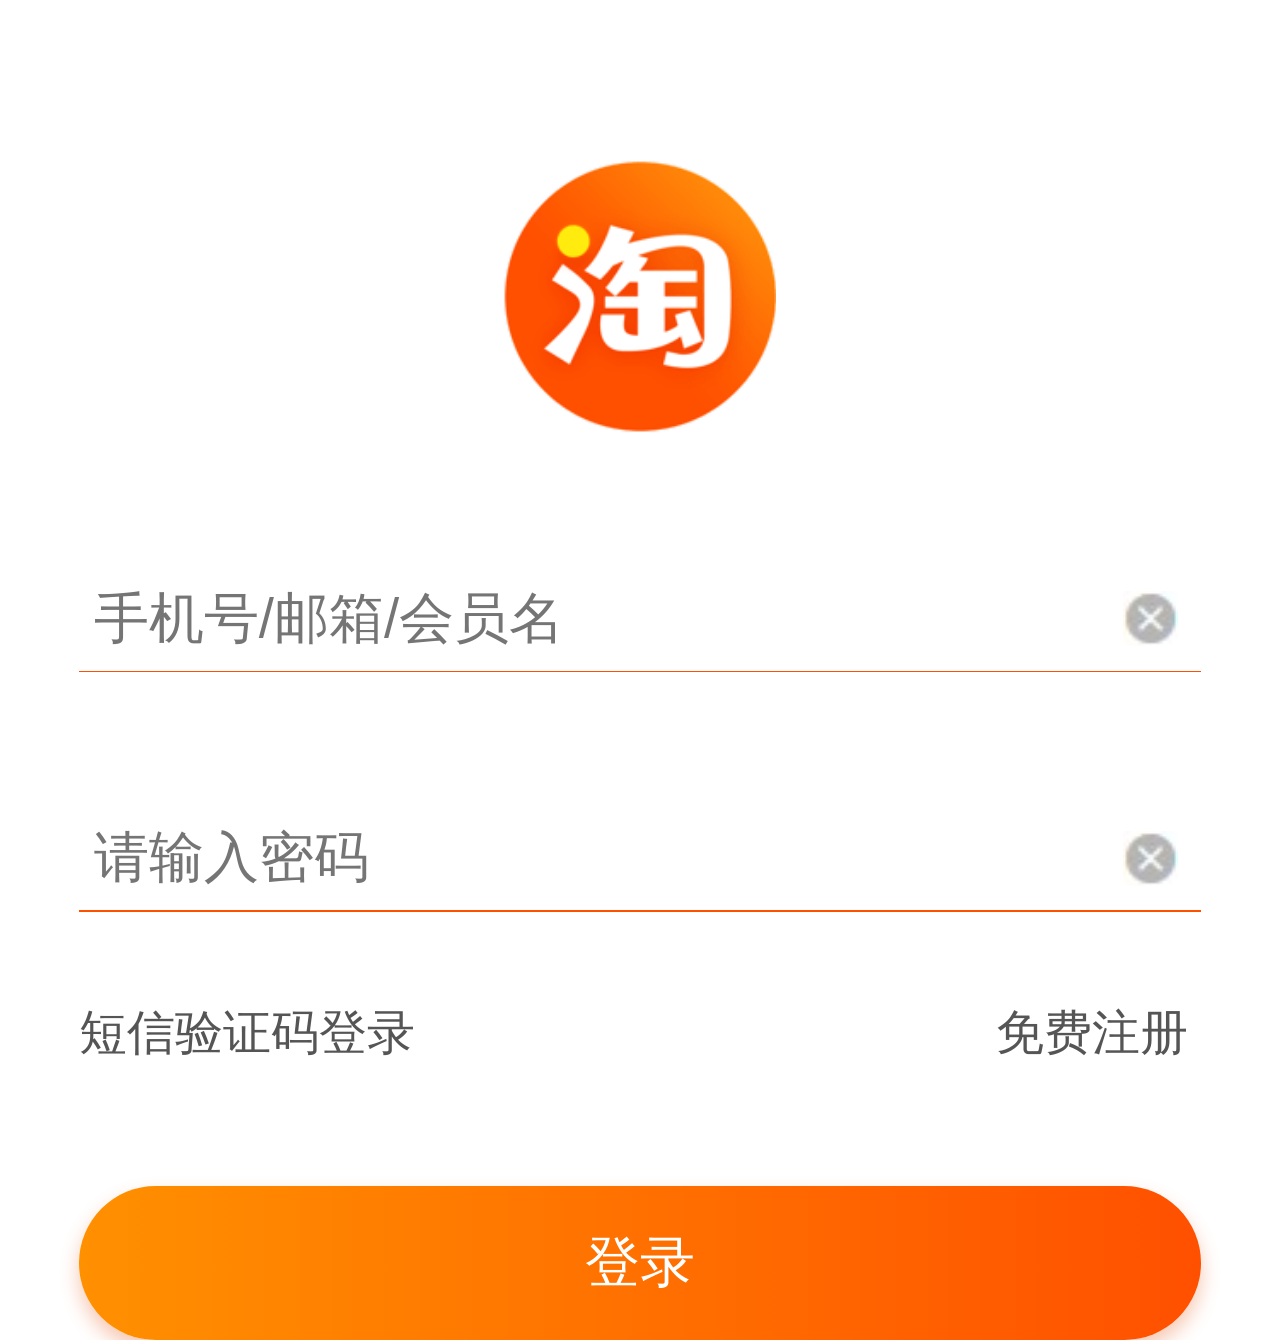
<file: haohuo.html>
<!DOCTYPE html>
<html>
	<head>
		<meta charset="utf-8">
		<meta name="viewport" content="width=device-width,initial-scale=1,minimum-scale=1,maximum-scale=1,user-scalable=no" />
		<title></title>
		<link rel="stylesheet" type="text/css" href="css/haohuo.css"/>
	</head>
	<body>
		<div class="logo tb-logo"></div>
		<form action="login.php" method="post" class="mlogin">
			<div class="am-list">
				<div class="am-list-item">
					<div class="am-list-control">
						<input type="text" class="am-input-required" placeholder="手机号/邮箱/会员名" value="" id="username" name="name">
					</div>
					<div class="am-list-action">
						<i class="am-icon-clear" style="display: block;"><img src="img/hh/xx.jpg" ></i>
					</div>
				</div>
				<div class="am-list-item">
					<div class="am-list-item">
						<input type="password" class="am-input-required am-input-required-password" placeholder="请输入密码" value="" id="password" name="password">
					</div>
					<div class="am-list-action">
						<i class="am-icon-clear" style="display: block;"><img src="img/hh/xx.jpg" ></i>
					</div>
				</div>
				<div class="checkcode-wrap">
					<div class="checkcode">
						
					</div>
				</div>
				<div class="other-link">
					<div class="am-field am-footer">
						<a href="javascript:;" class="f-left">短信验证码登录</a>
						<a href="zhuce.html" class="f-right">免费注册</a>
					</div>
				</div>
			</div>
			<div class="am-field am-fieldBottom">
				<!-- <button type="submit" class="am-button am-button-submit" id="btn-submit">登 录</button> -->
				<input type="submit" name="submit" value="登录" class="am-button am-button-submit">
			</div>
		</form>
		<script src="js/haohuo.js"></script>
	</body>
</html>
</file>
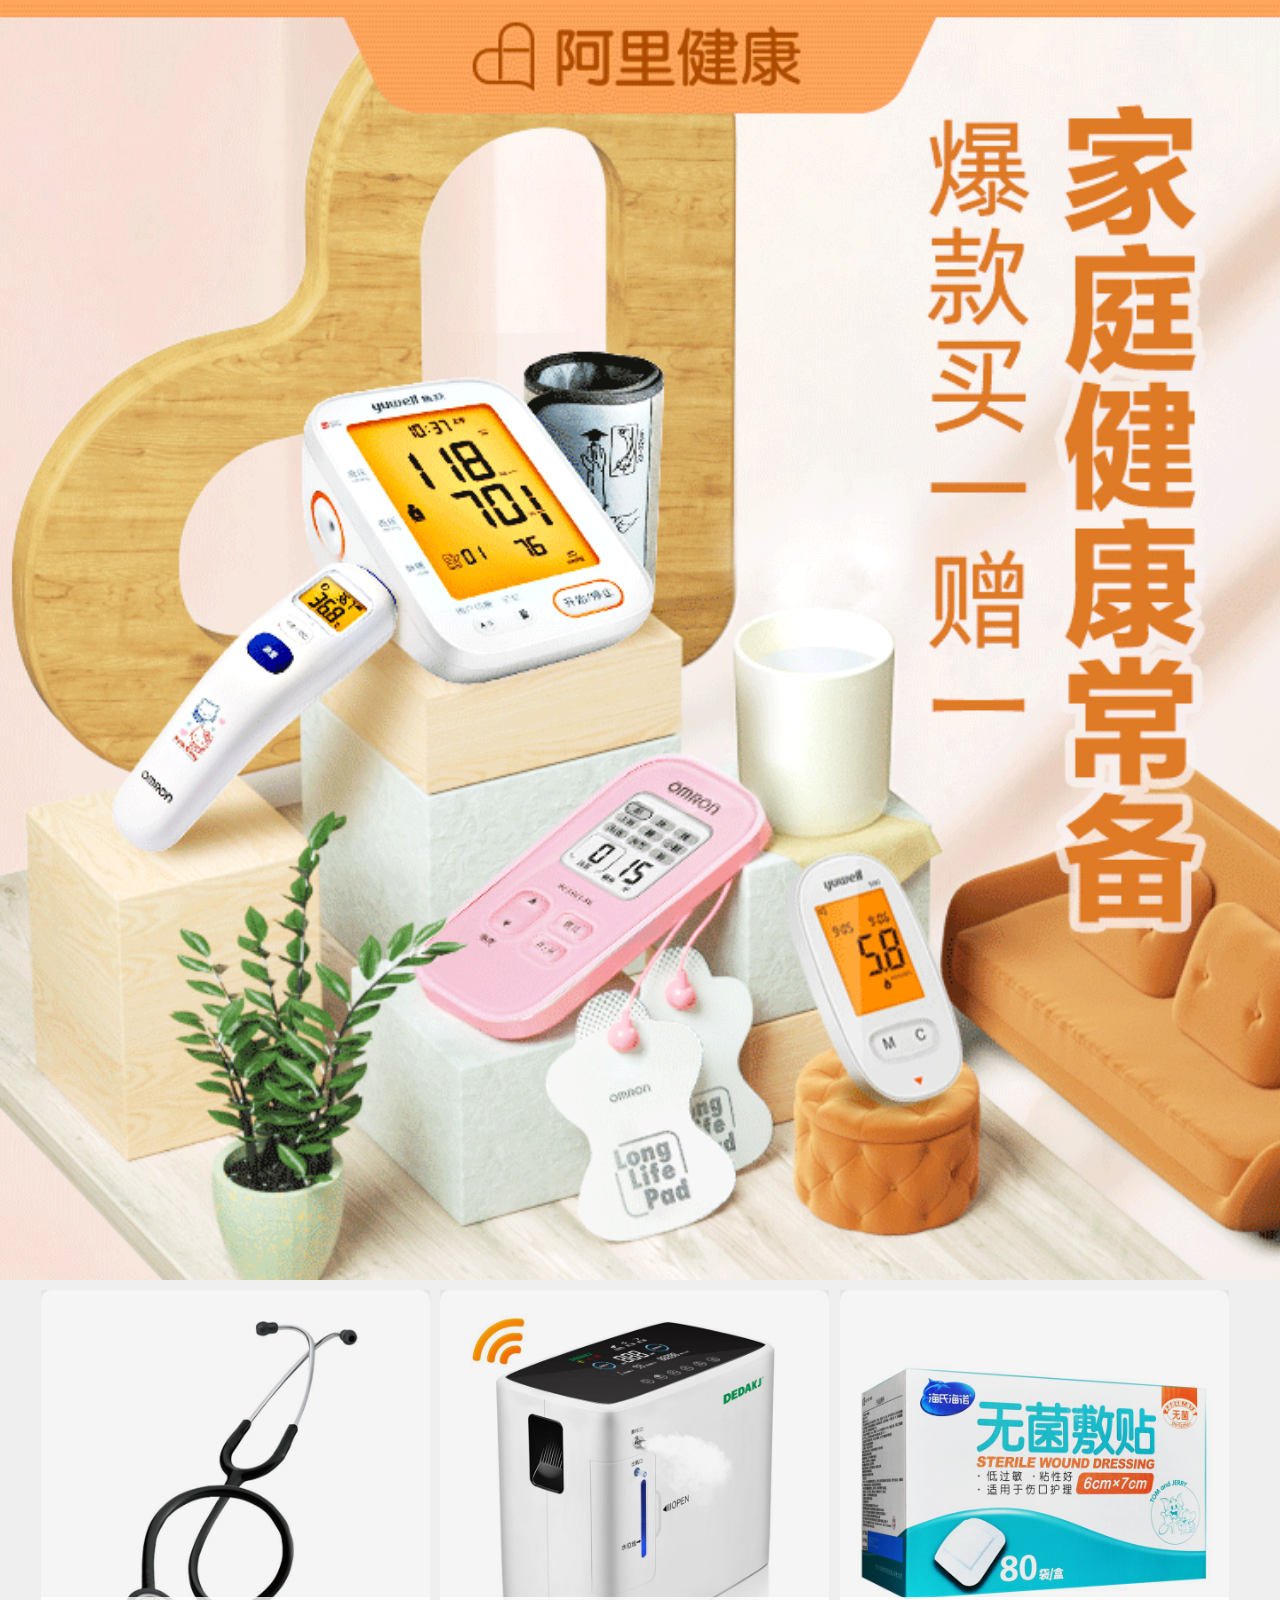
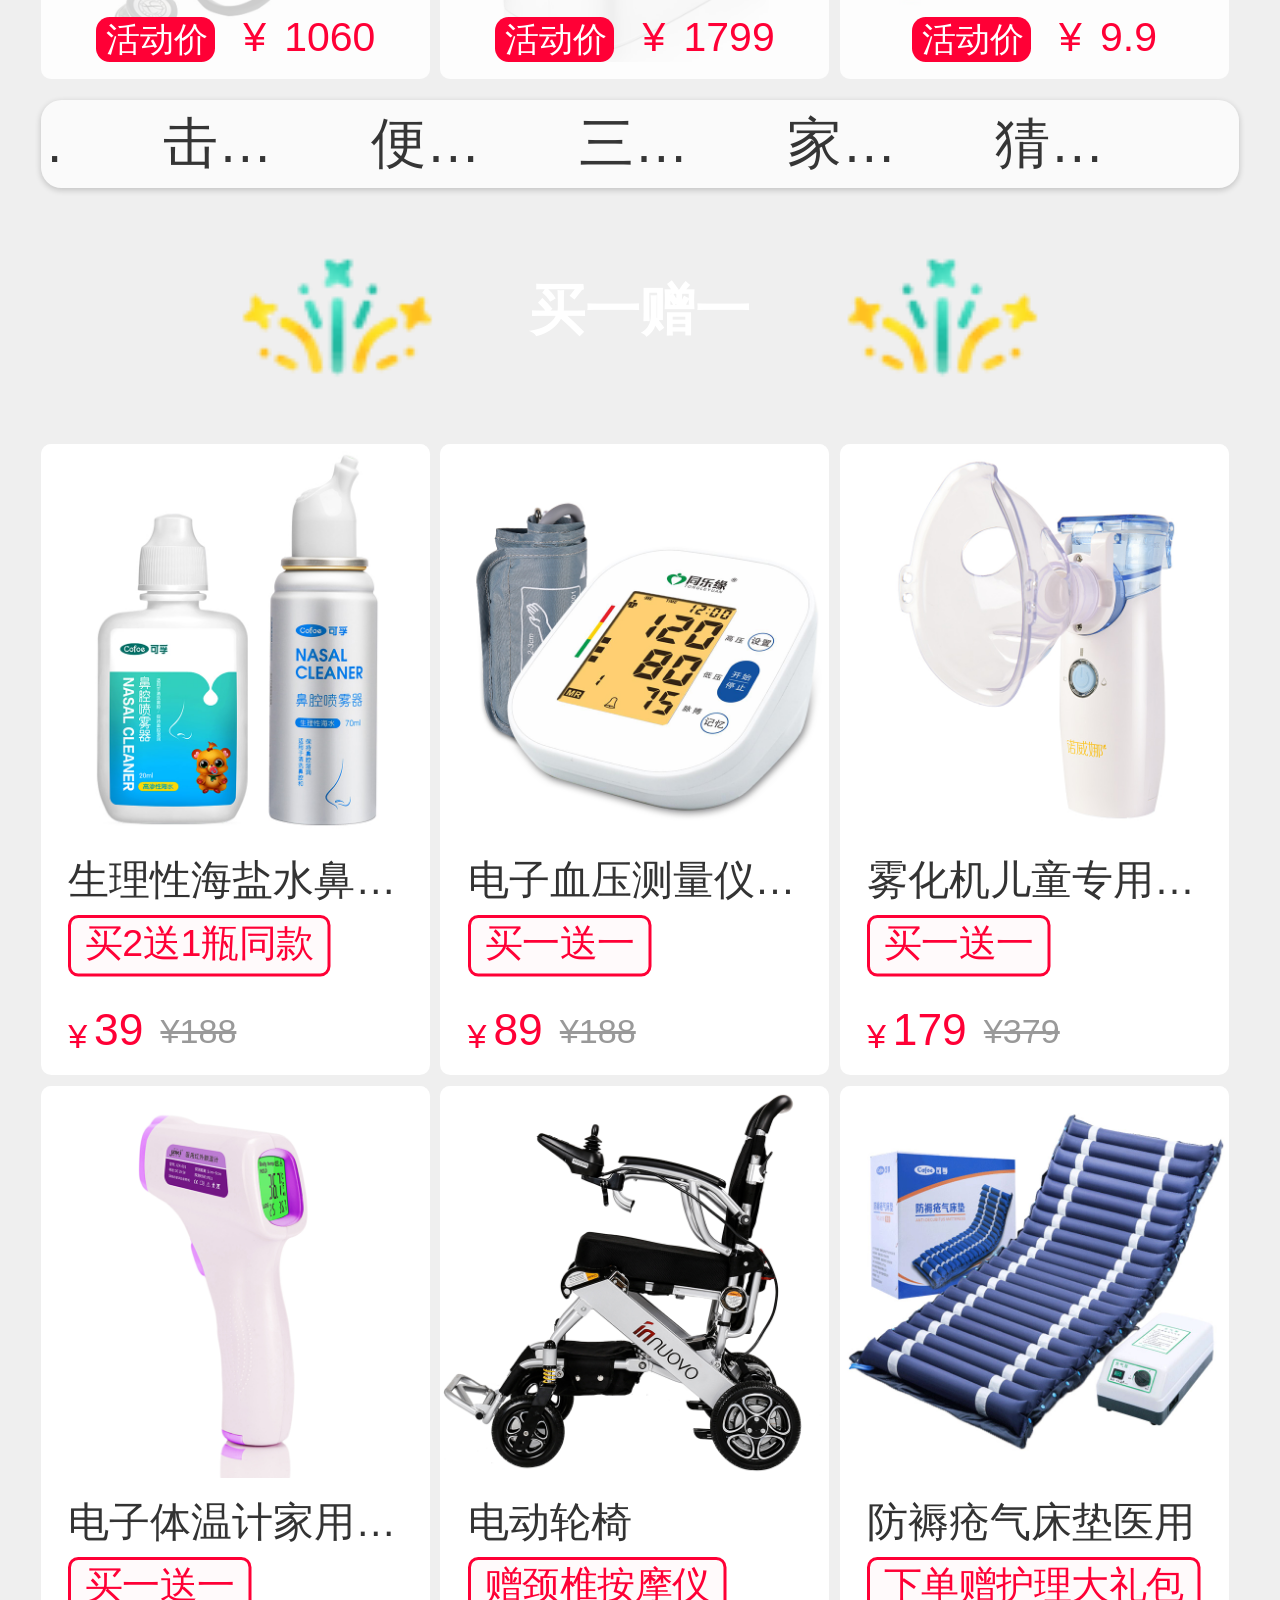
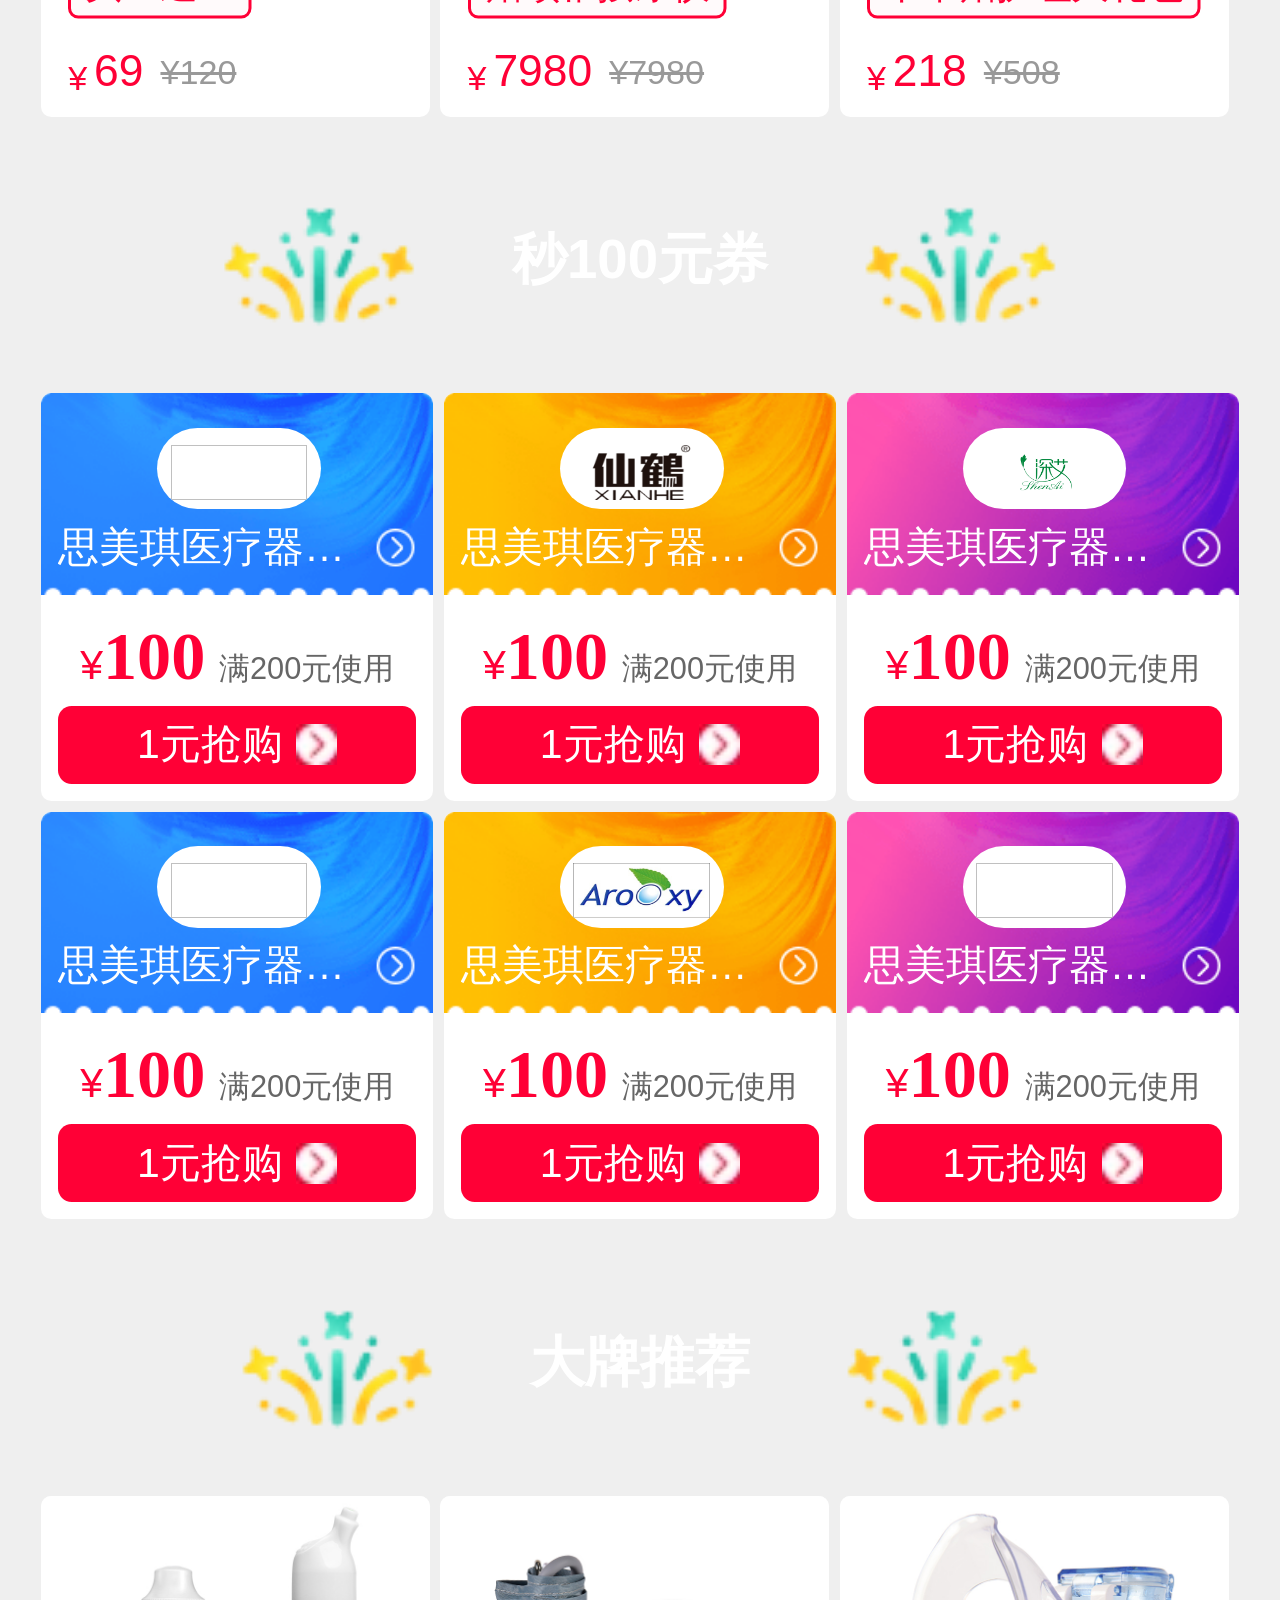
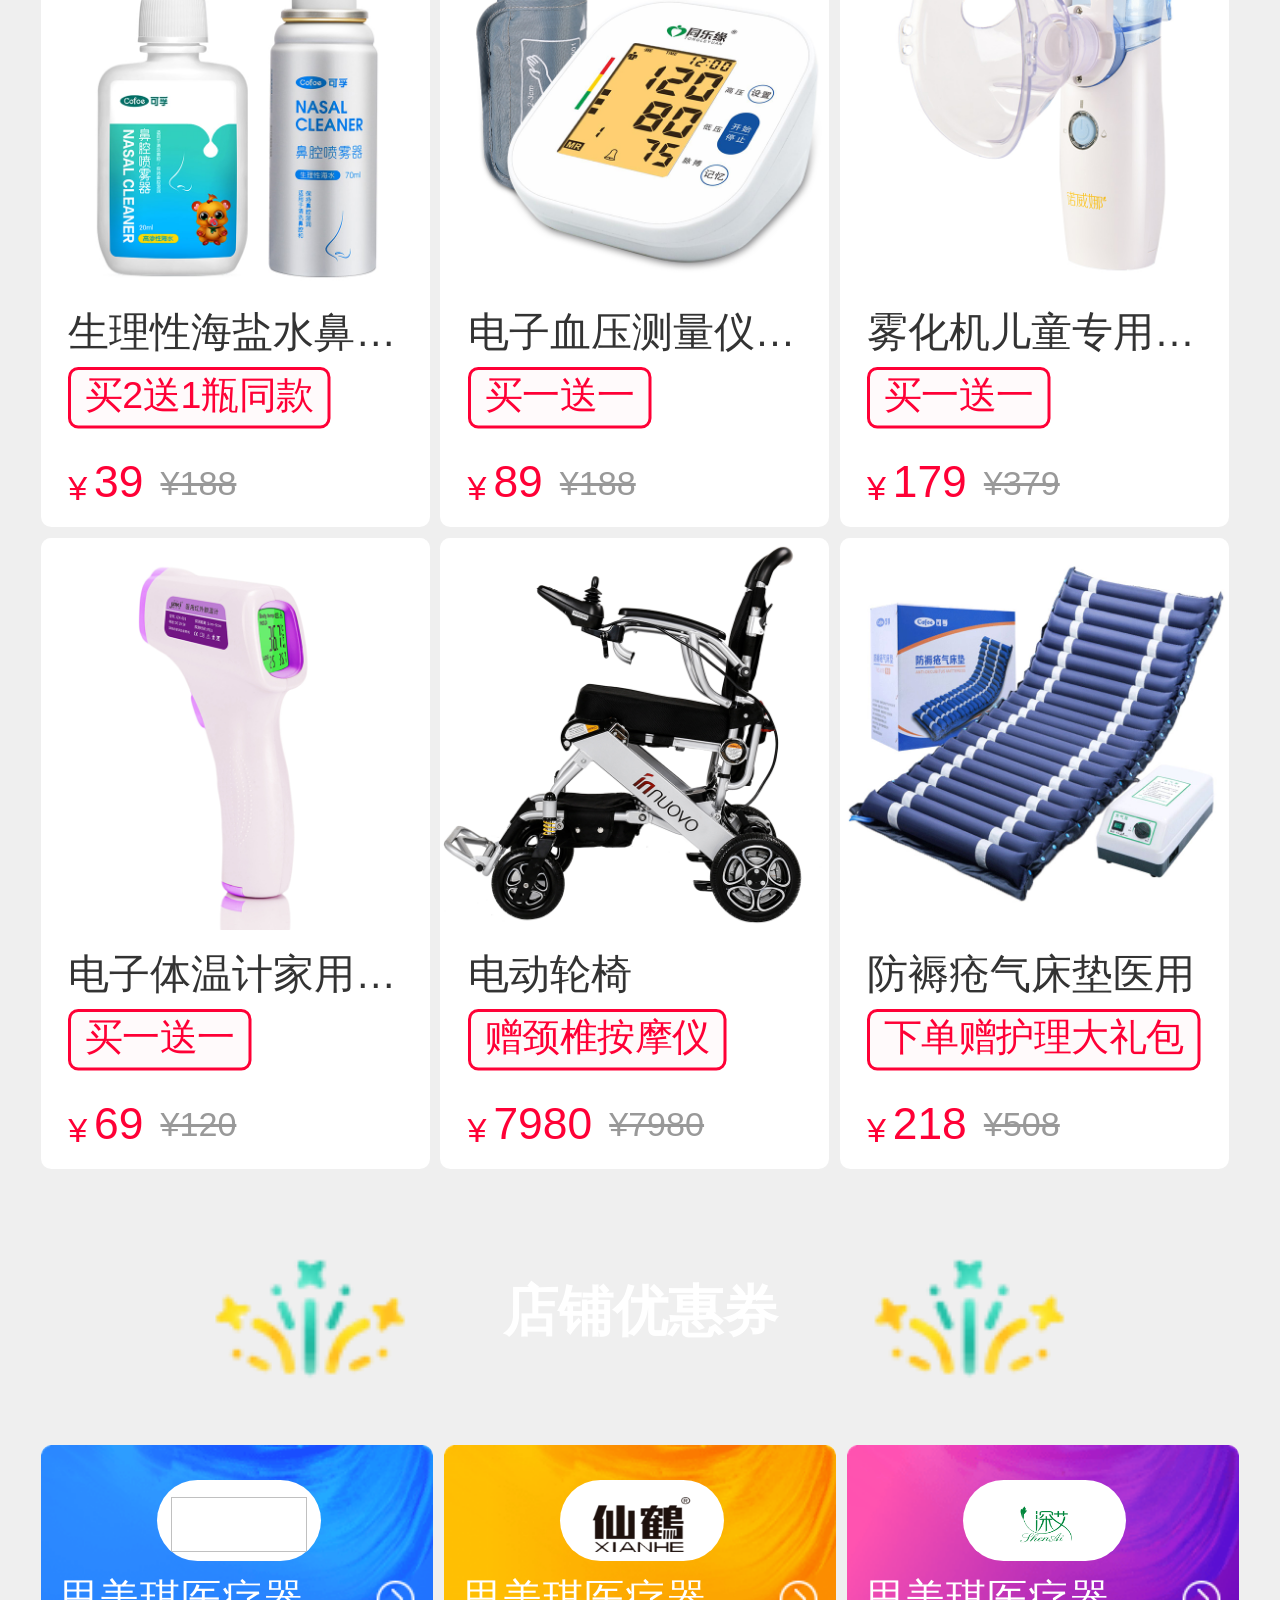
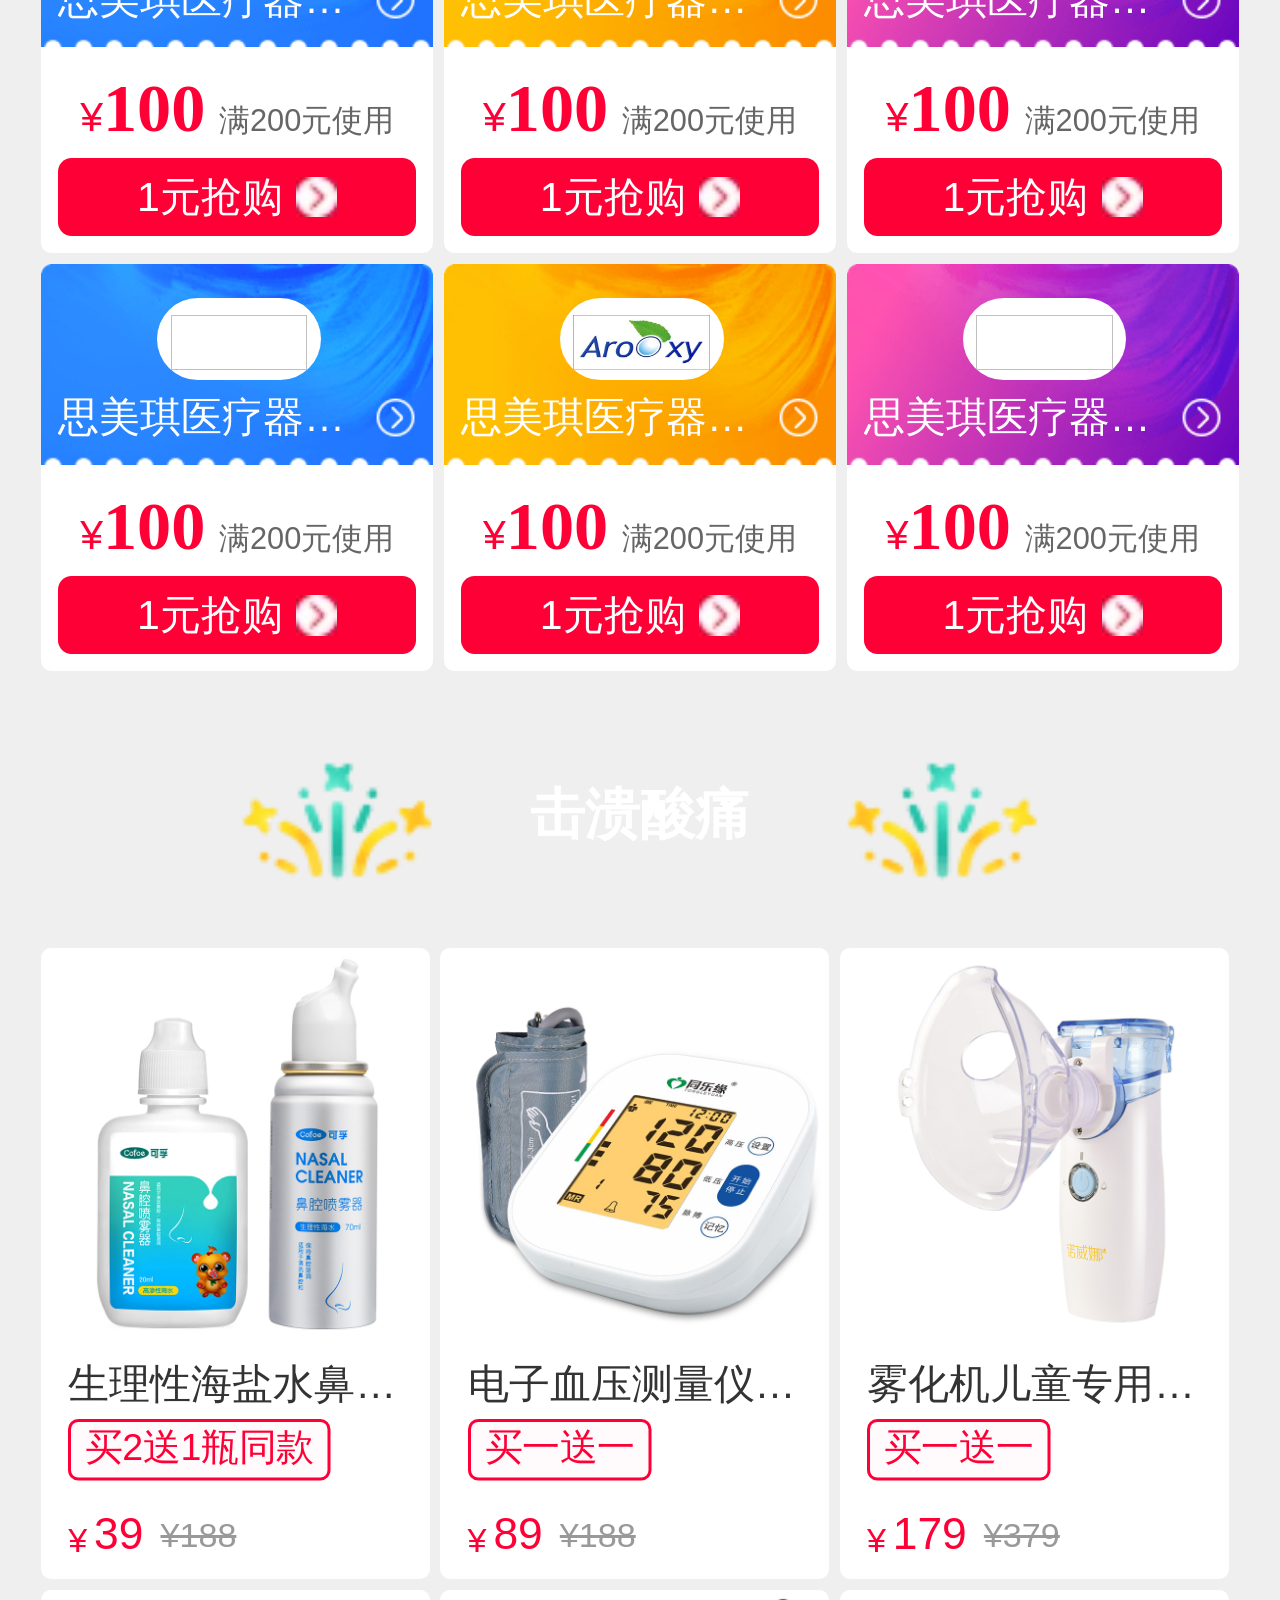
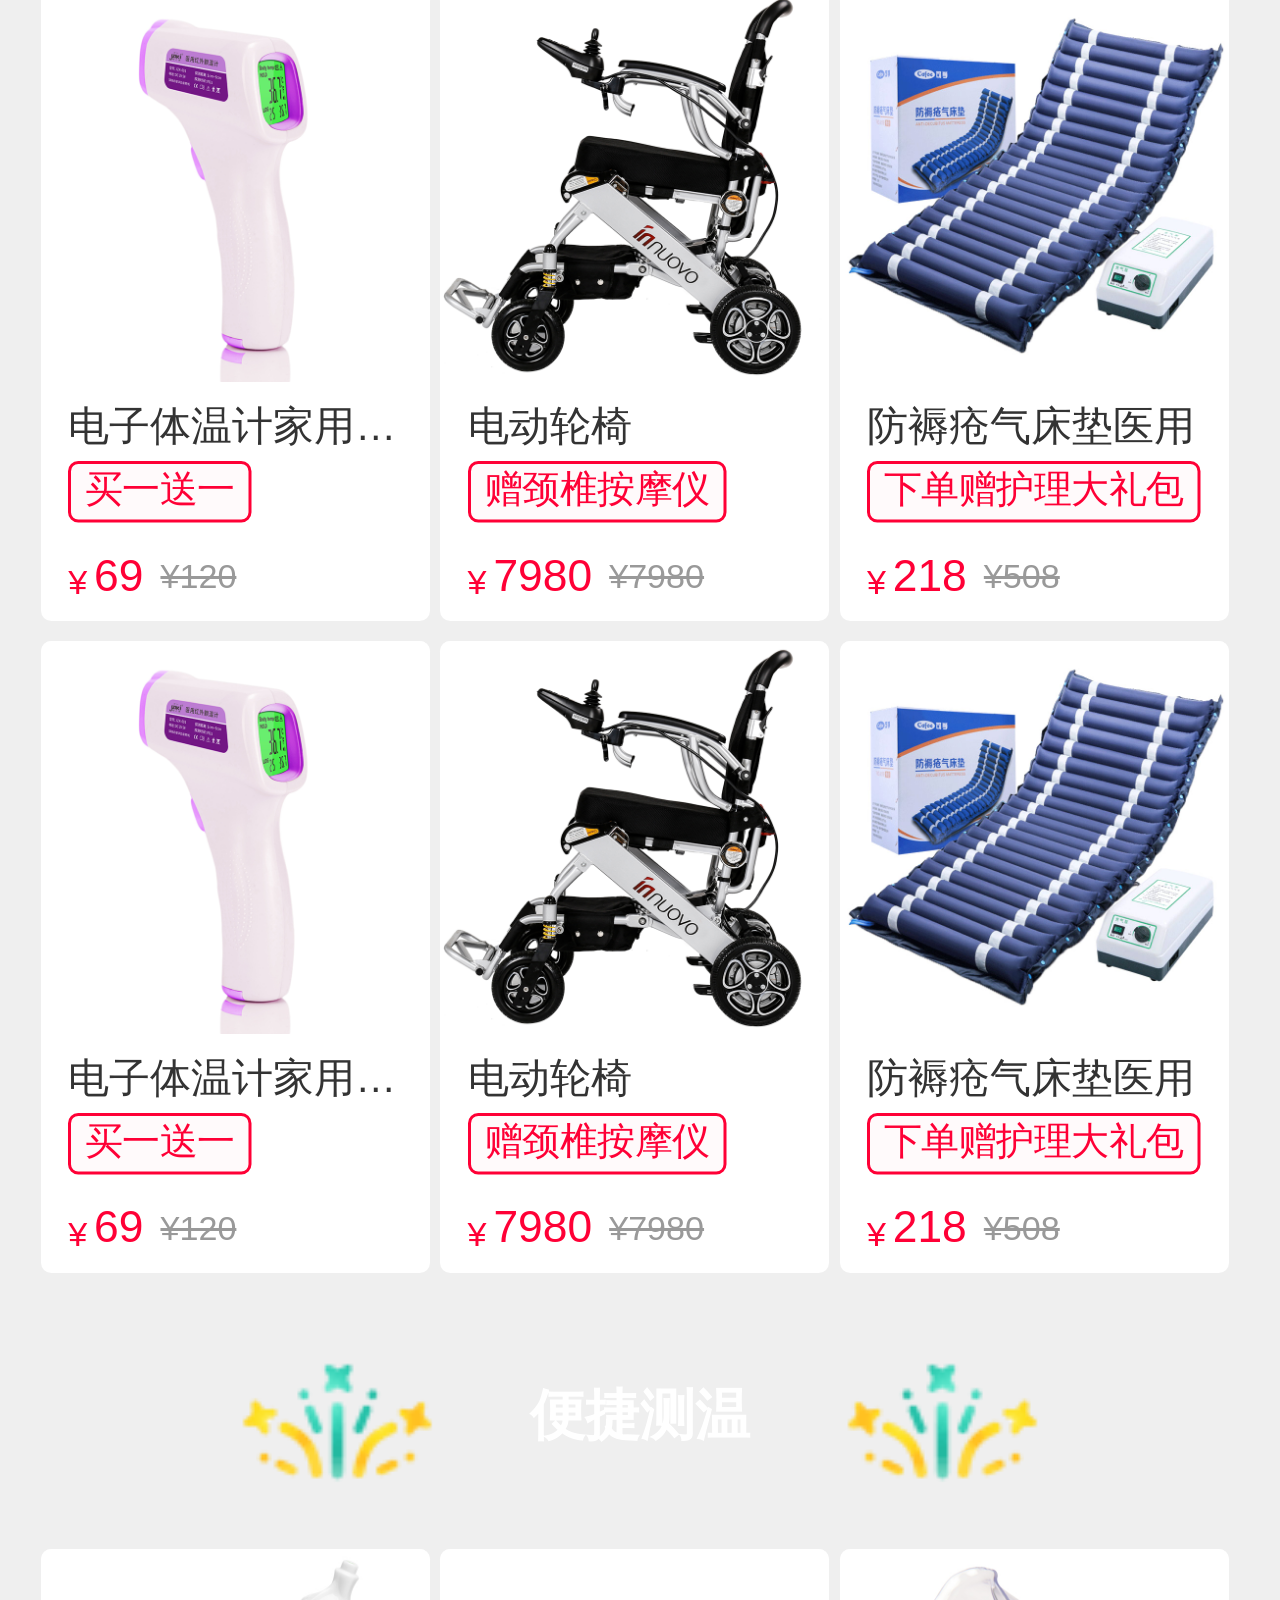
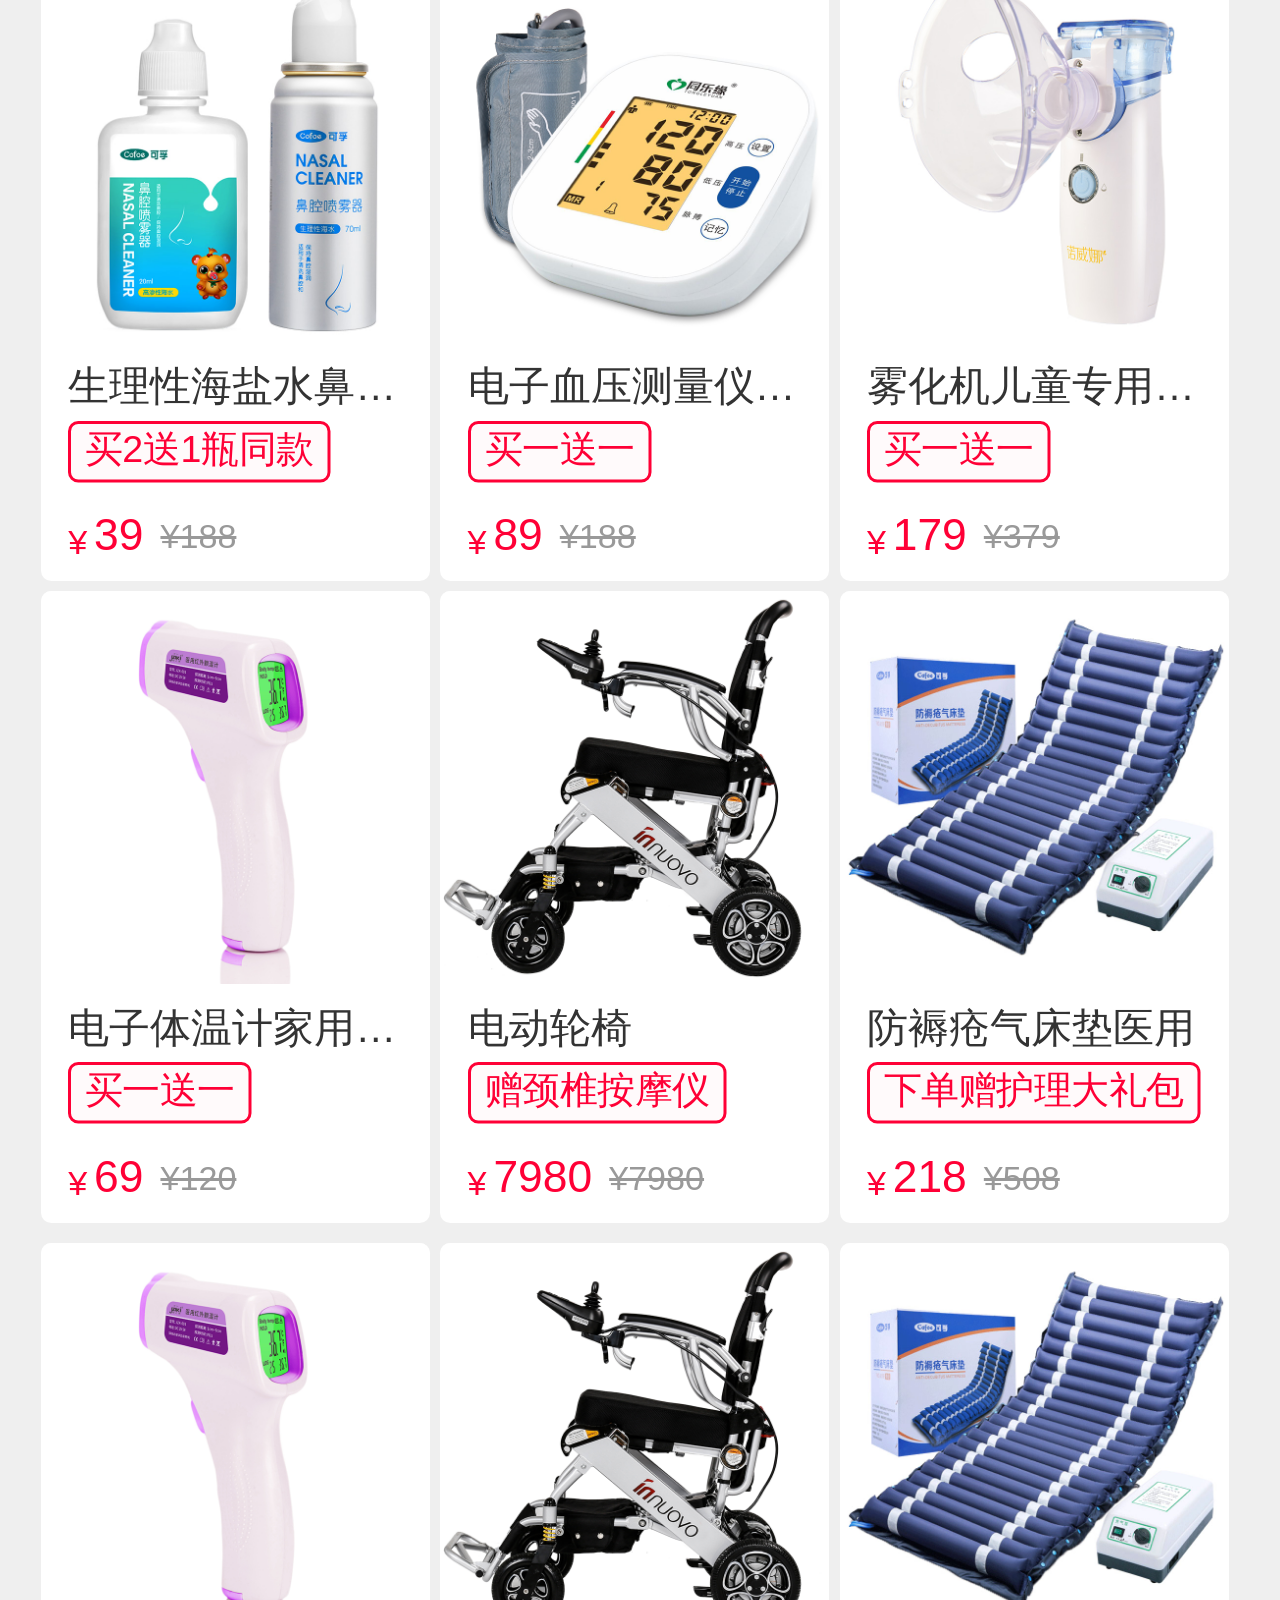
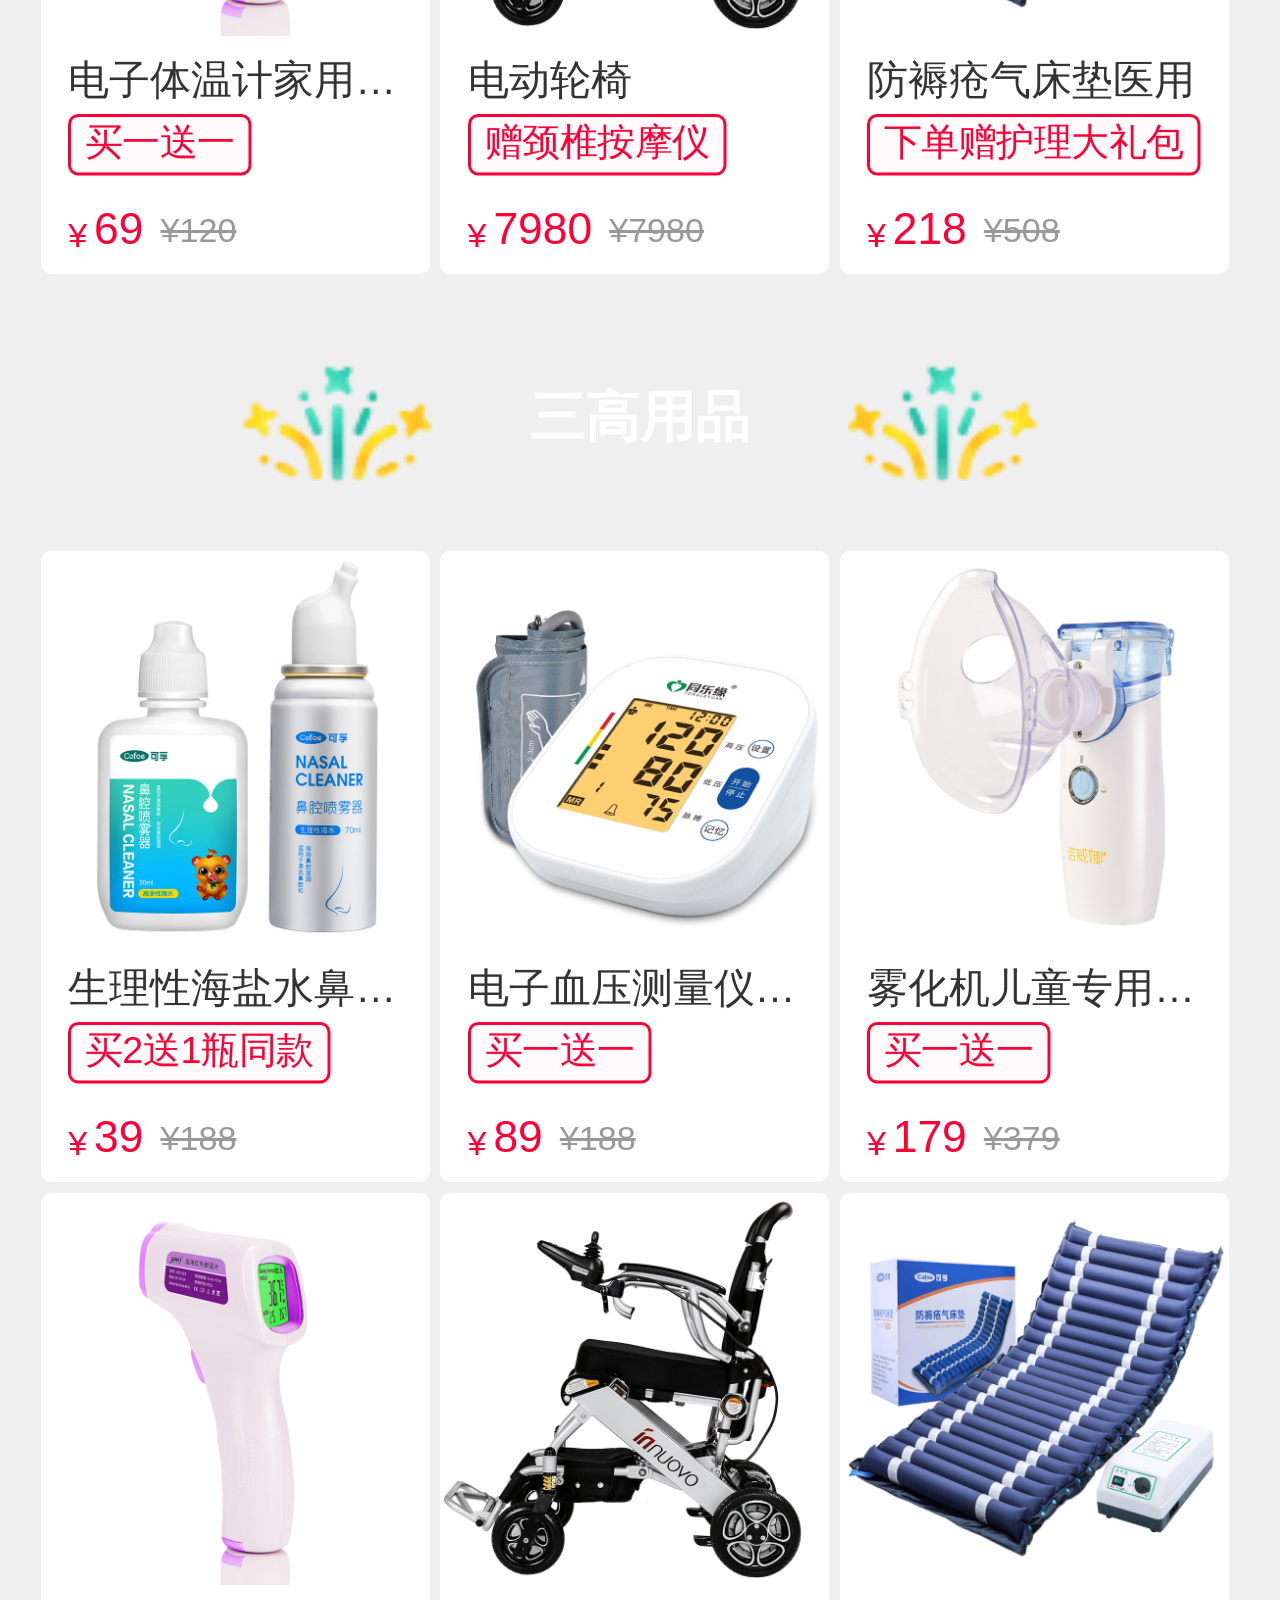
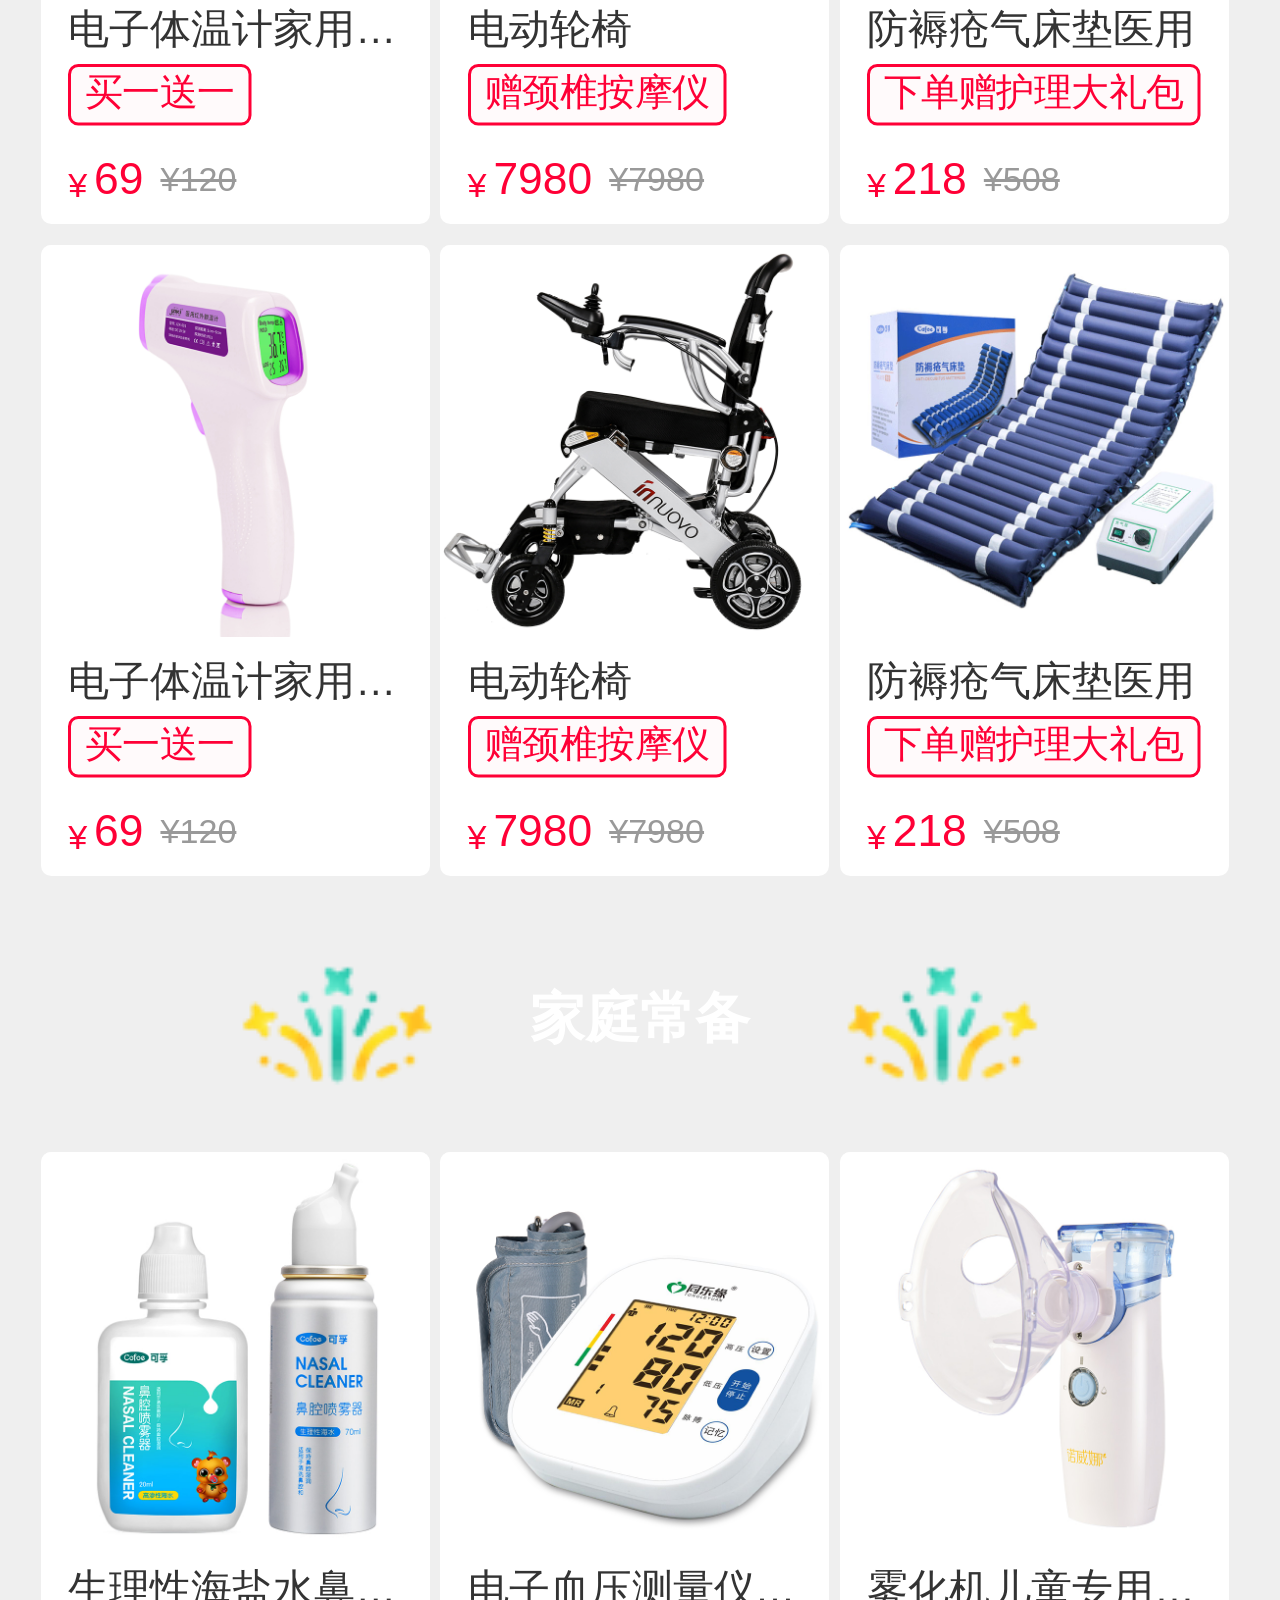
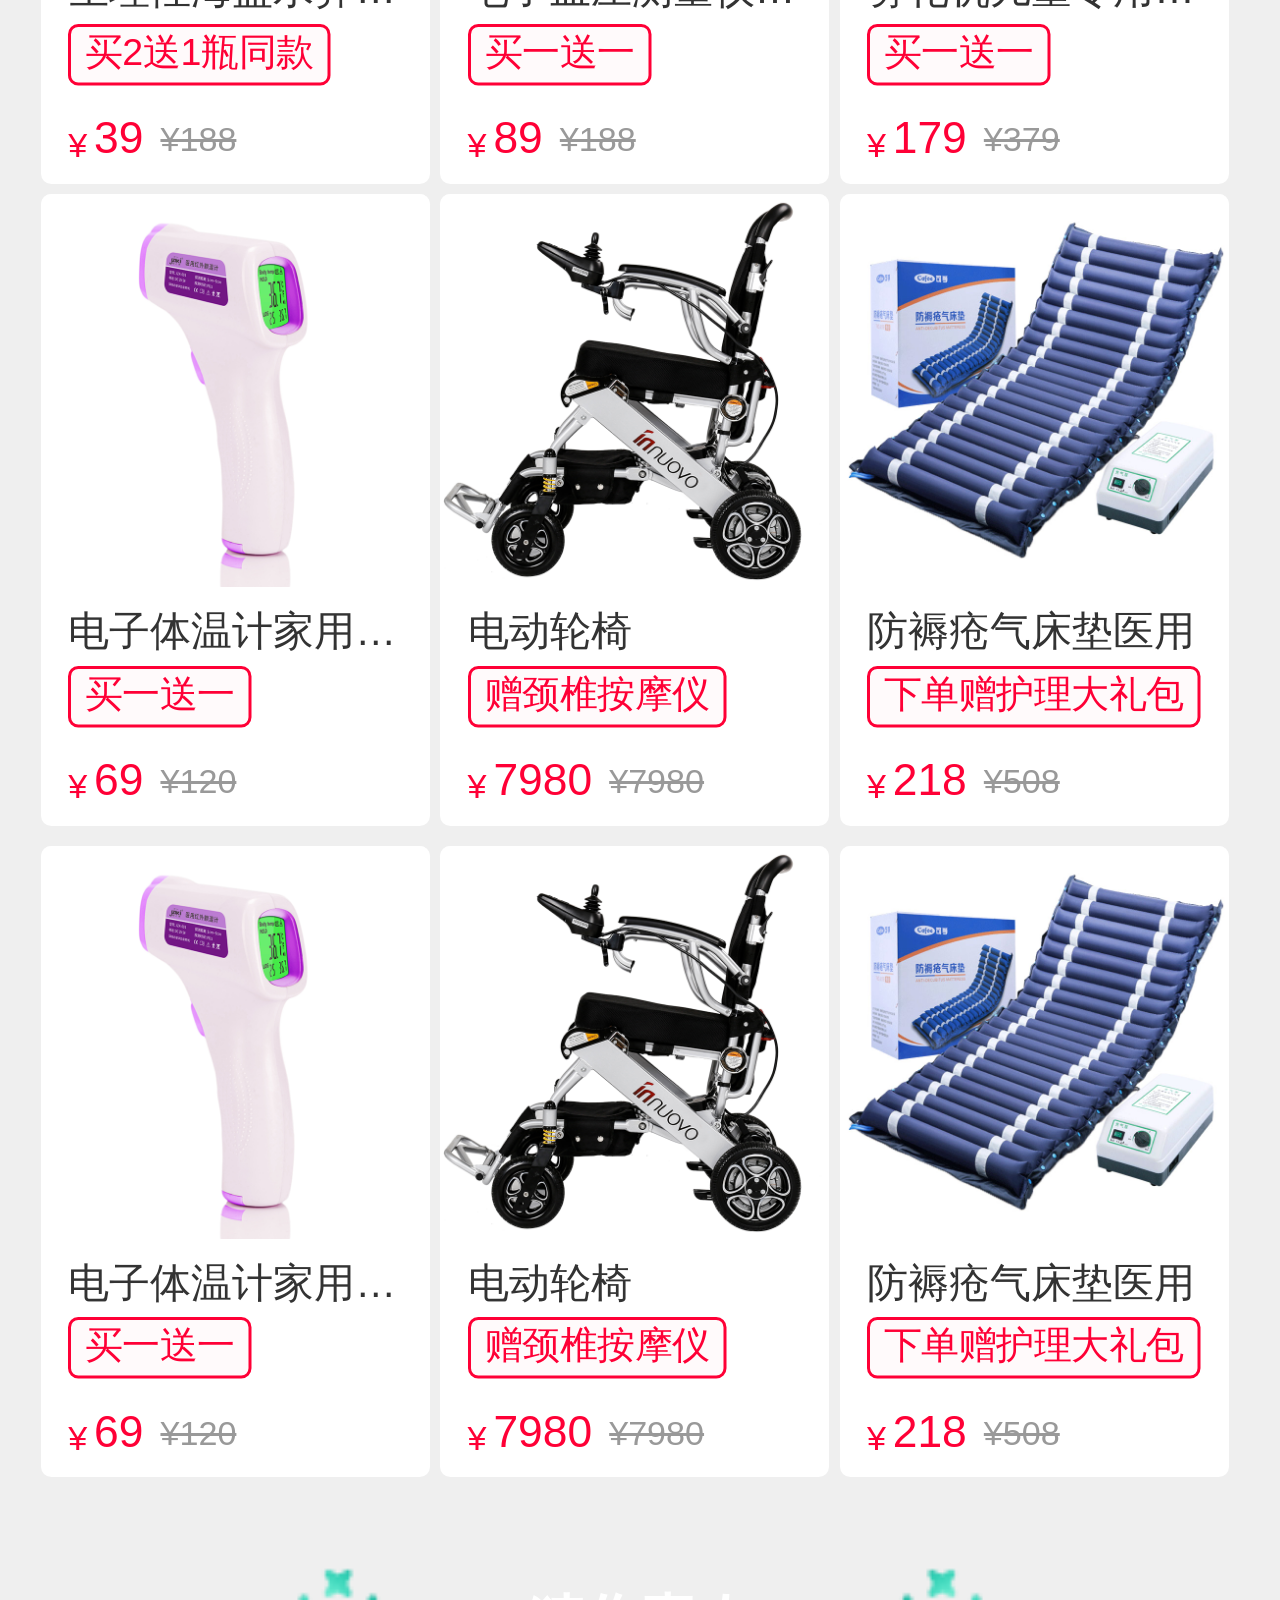
<file: jiankang.html>
<!DOCTYPE html>
<html>

<head>
    <meta charset="utf-8">
	<meta name="viewport" content="width=device-width,initial-scale=1,minimum-scale=1,maximum-scale=1,user-scalable=no" />
    <title></title>
    <link rel="stylesheet" type="text/css" href="css/jiankang.css" />
    <script src="js/jquery.3.4.1.js"></script>
</head>

<body>
    <div class="mui-page-cont  ">
        <!-- 主体开始 -->
        <section class="content">
            <div class="mui-zebra-page">
                <!-- 顶部 -->
                <div class="mui-zebra-module">
                    <div class="act-module-header-m">
                        <img src="img/jiankang/jk1.png" class="header-banner">
                    </div>
                </div>
                <div class="mui-zebra-module">
                    <div class="pmod-zebra-sjjsd">
                        <div class="zebra-sjjsd">
                            <ul class="zebra-sjjsd-list zebra-sjjsd-list-col-3">
                                <li class="zebra-sjjsd-item">
                                    <a href="" class="item-link">
                                        <div class="item-image">
                                            <img src="img/jiankang/jk2.jpg">
                                        </div>
                                        <s class="mask"></s>
                                        <p class="item-desc">
                                            <span class="mui-price">
													<span class="mui-price-text" style="background-color:#FF0036">活动价</span>
                                            <i class="mui-price-rmb">¥</i>
                                            <span class="mui-price-integer">1060</span>
                                            </span>
                                        </p>
                                    </a>
                                </li>
                                <li class="zebra-sjjsd-item">
                                    <a href="" class="item-link">
                                        <div class="item-image">
                                            <img src="img/jiankang/jk3.jpg">
                                        </div>
                                        <s class="mask"></s>
                                        <p class="item-desc">
                                            <span class="mui-price">
													<span class="mui-price-text" style="background-color:#FF0036">活动价</span>
                                            <i class="mui-price-rmb">¥</i>
                                            <span class="mui-price-integer">1799</span>
                                            </span>
                                        </p>
                                    </a>
                                </li>
                                <li class="zebra-sjjsd-item">
                                    <a href="" class="item-link">
                                        <div class="item-image">
                                            <img src="img/jiankang/jk4.jpg">
                                        </div>
                                        <s class="mask"></s>
                                        <p class="item-desc">
                                            <span class="mui-price">
													<span class="mui-price-text" style="background-color:#FF0036">活动价</span>
                                            <i class="mui-price-rmb">¥</i>
                                            <span class="mui-price-integer">9.9</span>
                                            </span>
                                        </p>
                                    </a>
                                </li>
                            </ul>
                        </div>
                    </div>
                </div>
                <!-- 楼层 -->
                <div class="pmod-zebra-rightnav mui-scrollspy">
                    <div class="mui-scrollspy-iscroll">
                        <ul>
                            <li class="active">
                                <span>
										<b></b>
										买一赠一
									</span>
                            </li>
                            <li>
                                <span>
										<b></b>
										秒100元券
									</span>
                            </li>
                            <li>
                                <span>
										<b></b>
										大牌推荐
									</span>
                            </li>
                            <li>
                                <span>
										<b></b>
										店铺优惠券
									</span>
                            </li>
                            <li>
                                <span>
										<b></b>
										击溃酸痛
									</span>
                            </li>
                            <li>
                                <span>
										<b></b>
										便捷测温
									</span>
                            </li>
                            <li>
                                <span>
										<b></b>
										三高用品
									</span>
                            </li>
                            <li>
                                <span>
										<b></b>
										家庭常备
									</span>
                            </li>
                            <li>
                                <span>
										<b></b>
										猜你喜欢
									</span>
                            </li>
                        </ul>
                    </div>
                </div>
                <!-- 楼层结束 -->
                <!-- 买一赠一 -->
                <div class="J_act_floor p-floor-title F_2970556730 undefined mui-scrollspy-floor">
                    <img src="img/jiankang/jk2.png" class="title-img">
                    <div class="title-text-ctn">
                        <span class="title-text">买一赠一</span>
                    </div>
                    <img src="img/jiankang/jk2.png" class="title-img img-right">
                </div>
                <div class="mui-zebra-module">
                    <div class="pmod-zebra-act-item-pc6-m3">
                        <div class="list-row first-row">
                            <a href="" class="list-item">
                                <div class="item-img-wrapper">
                                    <img src="img/jiankang/jk7.jpg" class="item-img">
                                </div>
                                <div class="item-title-wrapper">
                                    <p class="item-title line-1">生理性海盐水鼻炎喷雾</p>
                                </div>
                                <p class="item-desc line-1">买2送1瓶同款</p>
                                <div class="price-con">
                                    <div class="item-act-price-con">
                                        <p class="yen">¥</p>
                                        <p class="item-act-price">39</p>
                                    </div>
                                    <p class="item-tag-price">¥188</p>
                                </div>
                            </a>
                            <a href="" class="list-item">
                                <div class="item-img-wrapper">
                                    <img src="img/jiankang/jk8.jpg" class="item-img">
                                </div>
                                <div class="item-title-wrapper">
                                    <p class="item-title line-1">电子血压测量仪家用</p>
                                </div>
                                <p class="item-desc line-1">买一送一</p>
                                <div class="price-con">
                                    <div class="item-act-price-con">
                                        <p class="yen">¥</p>
                                        <p class="item-act-price">89</p>
                                    </div>
                                    <p class="item-tag-price">¥188</p>
                                </div>
                            </a>
                            <a href="" class="list-item">
                                <div class="item-img-wrapper">
                                    <img src="img/jiankang/jk9.jpg" class="item-img">
                                </div>
                                <div class="item-title-wrapper">
                                    <p class="item-title line-1">雾化机儿童专用医用</p>
                                </div>
                                <p class="item-desc line-1">买一送一</p>
                                <div class="price-con">
                                    <div class="item-act-price-con">
                                        <p class="yen">¥</p>
                                        <p class="item-act-price">179</p>
                                    </div>
                                    <p class="item-tag-price">¥379</p>
                                </div>
                            </a>
                        </div>
                        <div class="list-row last-row">
                            <a href="" class="list-item">
                                <div class="item-img-wrapper">
                                    <img src="img/jiankang/jk10.jpg" class="item-img">
                                </div>
                                <div class="item-title-wrapper">
                                    <p class="item-title line-1">电子体温计家用额温枪</p>
                                </div>
                                <p class="item-desc line-1">买一送一</p>
                                <div class="price-con">
                                    <div class="item-act-price-con">
                                        <p class="yen">¥</p>
                                        <p class="item-act-price">69</p>
                                    </div>
                                    <p class="item-tag-price">¥120</p>
                                </div>
                            </a>
                            <a href="" class="list-item">
                                <div class="item-img-wrapper">
                                    <img src="img/jiankang/jk11.jpg" class="item-img">
                                </div>
                                <div class="item-title-wrapper">
                                    <p class="item-title line-1">电动轮椅</p>
                                </div>
                                <p class="item-desc line-1">赠颈椎按摩仪</p>
                                <div class="price-con">
                                    <div class="item-act-price-con">
                                        <p class="yen">¥</p>
                                        <p class="item-act-price">7980</p>
                                    </div>
                                    <p class="item-tag-price">¥7980</p>
                                </div>
                            </a>
                            <a href="" class="list-item">
                                <div class="item-img-wrapper">
                                    <img src="img/jiankang/jk12.jpg" class="item-img">
                                </div>
                                <div class="item-title-wrapper">
                                    <p class="item-title line-1">防褥疮气床垫医用</p>
                                </div>
                                <p class="item-desc line-1">下单赠护理大礼包</p>
                                <div class="price-con">
                                    <div class="item-act-price-con">
                                        <p class="yen">¥</p>
                                        <p class="item-act-price">218</p>
                                    </div>
                                    <p class="item-tag-price">¥508</p>
                                </div>
                            </a>
                        </div>
                    </div>
                </div>
                <!-- 买一赠一结束 -->
                <!-- 秒券开始 -->
                <div class="J_act_floor p-floor-title F_2970556730 undefined mui-scrollspy-floor">
                    <img src="img/jiankang/jk2.png" class="title-img">
                    <div class="title-text-ctn">
                        <span class="title-text">秒100元券</span>
                    </div>
                    <img src="img/jiankang/jk2.png" class="title-img img-right">
                </div>
                <div class="mui-zebra-module">
                    <div class="pmod-zebra-shop-coupon">
                        <div class="zebra-shop-coupon">
                            <ul class="coupon-list">
                                <li class="coupon-item item-index-0 ">
                                    <a href="" class="item-inner">
                                        <div class="shop-area">
                                            <img src="img/jiankang/lan.png" class="bg-texture">
                                            <div class="logo-container">
                                                <img class="shop-logo h2-lazyload">
                                            </div>
                                            <div class="name-container">
                                                <div class="shop-name">思美琪医疗器械专营店</div>
                                                <img class="arrow-circle-icon" src="img/jiankang/jian.png">
                                            </div>
                                        </div>
                                        <div class="coupon-area">
                                            <div class="coupon-meta">
                                                <div class="value-unit">¥</div>
                                                <div class="value-num">100</div>
                                                <div class="coupon-thres">满200元使用</div>
                                            </div>
                                            <div class="take-btn">
                                                <div class="take-txt">1元抢购</div>
                                                <img src="img/jiankang/jian2.jpg" class="arrow-icon">
                                            </div>
                                        </div>
                                    </a>
                                </li>
                                <li class="coupon-item item-index-0 ">
                                    <a href="" class="item-inner">
                                        <div class="shop-area">
                                            <img src="img/jiankang/huang.png" class="bg-texture">
                                            <div class="logo-container">
                                                <img class="shop-logo h2-lazyload" src="img/jiankang/xianhe.png">
                                            </div>
                                            <div class="name-container">
                                                <div class="shop-name">思美琪医疗器械专营店</div>
                                                <img class="arrow-circle-icon" src="img/jiankang/jian.png">
                                            </div>
                                        </div>
                                        <div class="coupon-area">
                                            <div class="coupon-meta">
                                                <div class="value-unit">¥</div>
                                                <div class="value-num">100</div>
                                                <div class="coupon-thres">满200元使用</div>
                                            </div>
                                            <div class="take-btn">
                                                <div class="take-txt">1元抢购</div>
                                                <img src="img/jiankang/jian2.jpg" class="arrow-icon">
                                            </div>
                                        </div>
                                    </a>
                                </li>
                                <li class="coupon-item item-index-0 ">
                                    <a href="" class="item-inner">
                                        <div class="shop-area">
                                            <img src="img/jiankang/zi.png" class="bg-texture">
                                            <div class="logo-container">
                                                <img class="shop-logo h2-lazyload" src="img/jiankang/shenai.jpg">
                                            </div>
                                            <div class="name-container">
                                                <div class="shop-name">思美琪医疗器械专营店</div>
                                                <img class="arrow-circle-icon" src="img/jiankang/jian.png">
                                            </div>
                                        </div>
                                        <div class="coupon-area">
                                            <div class="coupon-meta">
                                                <div class="value-unit">¥</div>
                                                <div class="value-num">100</div>
                                                <div class="coupon-thres">满200元使用</div>
                                            </div>
                                            <div class="take-btn">
                                                <div class="take-txt">1元抢购</div>
                                                <img src="img/jiankang/jian2.jpg" class="arrow-icon">
                                            </div>
                                        </div>
                                    </a>
                                </li>
                                <li class="coupon-item item-index-0 ">
                                    <a href="" class="item-inner">
                                        <div class="shop-area">
                                            <img src="img/jiankang/lan.png" class="bg-texture">
                                            <div class="logo-container">
                                                <img class="shop-logo h2-lazyload">
                                            </div>
                                            <div class="name-container">
                                                <div class="shop-name">思美琪医疗器械专营店</div>
                                                <img class="arrow-circle-icon" src="img/jiankang/jian.png">
                                            </div>
                                        </div>
                                        <div class="coupon-area">
                                            <div class="coupon-meta">
                                                <div class="value-unit">¥</div>
                                                <div class="value-num">100</div>
                                                <div class="coupon-thres">满200元使用</div>
                                            </div>
                                            <div class="take-btn">
                                                <div class="take-txt">1元抢购</div>
                                                <img src="img/jiankang/jian2.jpg" class="arrow-icon">
                                            </div>
                                        </div>
                                    </a>
                                </li>
                                <li class="coupon-item item-index-0 ">
                                    <a href="" class="item-inner">
                                        <div class="shop-area">
                                            <img src="img/jiankang/huang.png" class="bg-texture">
                                            <div class="logo-container">
                                                <img class="shop-logo h2-lazyload" src="img/jiankang/airun.jpg">
                                            </div>
                                            <div class="name-container">
                                                <div class="shop-name">思美琪医疗器械专营店</div>
                                                <img class="arrow-circle-icon" src="img/jiankang/jian.png">
                                            </div>
                                        </div>
                                        <div class="coupon-area">
                                            <div class="coupon-meta">
                                                <div class="value-unit">¥</div>
                                                <div class="value-num">100</div>
                                                <div class="coupon-thres">满200元使用</div>
                                            </div>
                                            <div class="take-btn">
                                                <div class="take-txt">1元抢购</div>
                                                <img src="img/jiankang/jian2.jpg" class="arrow-icon">
                                            </div>
                                        </div>
                                    </a>
                                </li>
                                <li class="coupon-item item-index-0 ">
                                    <a href="" class="item-inner">
                                        <div class="shop-area">
                                            <img src="img/jiankang/zi.png" class="bg-texture">
                                            <div class="logo-container">
                                                <img class="shop-logo h2-lazyload">
                                            </div>
                                            <div class="name-container">
                                                <div class="shop-name">思美琪医疗器械专营店</div>
                                                <img class="arrow-circle-icon" src="img/jiankang/jian.png">
                                            </div>
                                        </div>
                                        <div class="coupon-area">
                                            <div class="coupon-meta">
                                                <div class="value-unit">¥</div>
                                                <div class="value-num">100</div>
                                                <div class="coupon-thres">满200元使用</div>
                                            </div>
                                            <div class="take-btn">
                                                <div class="take-txt">1元抢购</div>
                                                <img src="img/jiankang/jian2.jpg" class="arrow-icon">
                                            </div>
                                        </div>
                                    </a>
                                </li>
                            </ul>
                        </div>
                    </div>
                </div>
                <!-- 秒券结束 -->
                <!-- 大牌推荐 -->
                <div class="J_act_floor p-floor-title F_2970556730 undefined mui-scrollspy-floor">
                    <img src="img/jiankang/jk2.png" class="title-img">
                    <div class="title-text-ctn">
                        <span class="title-text">大牌推荐</span>
                    </div>
                    <img src="img/jiankang/jk2.png" class="title-img img-right">
                </div>
                <div class="mui-zebra-module">
                    <div class="pmod-zebra-act-item-pc6-m3">
                        <div class="list-row first-row">
                            <a href="" class="list-item">
                                <div class="item-img-wrapper">
                                    <img src="img/jiankang/jk7.jpg" class="item-img">
                                </div>
                                <div class="item-title-wrapper">
                                    <p class="item-title line-1">生理性海盐水鼻炎喷雾</p>
                                </div>
                                <p class="item-desc line-1">买2送1瓶同款</p>
                                <div class="price-con">
                                    <div class="item-act-price-con">
                                        <p class="yen">¥</p>
                                        <p class="item-act-price">39</p>
                                    </div>
                                    <p class="item-tag-price">¥188</p>
                                </div>
                            </a>
                            <a href="" class="list-item">
                                <div class="item-img-wrapper">
                                    <img src="img/jiankang/jk8.jpg" class="item-img">
                                </div>
                                <div class="item-title-wrapper">
                                    <p class="item-title line-1">电子血压测量仪家用</p>
                                </div>
                                <p class="item-desc line-1">买一送一</p>
                                <div class="price-con">
                                    <div class="item-act-price-con">
                                        <p class="yen">¥</p>
                                        <p class="item-act-price">89</p>
                                    </div>
                                    <p class="item-tag-price">¥188</p>
                                </div>
                            </a>
                            <a href="" class="list-item">
                                <div class="item-img-wrapper">
                                    <img src="img/jiankang/jk9.jpg" class="item-img">
                                </div>
                                <div class="item-title-wrapper">
                                    <p class="item-title line-1">雾化机儿童专用医用</p>
                                </div>
                                <p class="item-desc line-1">买一送一</p>
                                <div class="price-con">
                                    <div class="item-act-price-con">
                                        <p class="yen">¥</p>
                                        <p class="item-act-price">179</p>
                                    </div>
                                    <p class="item-tag-price">¥379</p>
                                </div>
                            </a>
                        </div>
                        <div class="list-row last-row">
                            <a href="" class="list-item">
                                <div class="item-img-wrapper">
                                    <img src="img/jiankang/jk10.jpg" class="item-img">
                                </div>
                                <div class="item-title-wrapper">
                                    <p class="item-title line-1">电子体温计家用额温枪</p>
                                </div>
                                <p class="item-desc line-1">买一送一</p>
                                <div class="price-con">
                                    <div class="item-act-price-con">
                                        <p class="yen">¥</p>
                                        <p class="item-act-price">69</p>
                                    </div>
                                    <p class="item-tag-price">¥120</p>
                                </div>
                            </a>
                            <a href="" class="list-item">
                                <div class="item-img-wrapper">
                                    <img src="img/jiankang/jk11.jpg" class="item-img">
                                </div>
                                <div class="item-title-wrapper">
                                    <p class="item-title line-1">电动轮椅</p>
                                </div>
                                <p class="item-desc line-1">赠颈椎按摩仪</p>
                                <div class="price-con">
                                    <div class="item-act-price-con">
                                        <p class="yen">¥</p>
                                        <p class="item-act-price">7980</p>
                                    </div>
                                    <p class="item-tag-price">¥7980</p>
                                </div>
                            </a>
                            <a href="" class="list-item">
                                <div class="item-img-wrapper">
                                    <img src="img/jiankang/jk12.jpg" class="item-img">
                                </div>
                                <div class="item-title-wrapper">
                                    <p class="item-title line-1">防褥疮气床垫医用</p>
                                </div>
                                <p class="item-desc line-1">下单赠护理大礼包</p>
                                <div class="price-con">
                                    <div class="item-act-price-con">
                                        <p class="yen">¥</p>
                                        <p class="item-act-price">218</p>
                                    </div>
                                    <p class="item-tag-price">¥508</p>
                                </div>
                            </a>
                        </div>
                    </div>
                </div>
                <!-- 大牌推荐结束 -->
                <!-- 店铺优惠券 -->
                <div class="J_act_floor p-floor-title F_2970556730 undefined mui-scrollspy-floor">
                    <img src="img/jiankang/jk2.png" class="title-img">
                    <div class="title-text-ctn">
                        <span class="title-text">店铺优惠券</span>
                    </div>
                    <img src="img/jiankang/jk2.png" class="title-img img-right">
                </div>
                <div class="mui-zebra-module">
                    <div class="pmod-zebra-shop-coupon">
                        <div class="zebra-shop-coupon">
                            <ul class="coupon-list">
                                <li class="coupon-item item-index-0 ">
                                    <a href="" class="item-inner">
                                        <div class="shop-area">
                                            <img src="img/jiankang/lan.png" class="bg-texture">
                                            <div class="logo-container">
                                                <img class="shop-logo h2-lazyload">
                                            </div>
                                            <div class="name-container">
                                                <div class="shop-name">思美琪医疗器械专营店</div>
                                                <img class="arrow-circle-icon" src="img/jiankang/jian.png">
                                            </div>
                                        </div>
                                        <div class="coupon-area">
                                            <div class="coupon-meta">
                                                <div class="value-unit">¥</div>
                                                <div class="value-num">100</div>
                                                <div class="coupon-thres">满200元使用</div>
                                            </div>
                                            <div class="take-btn">
                                                <div class="take-txt">1元抢购</div>
                                                <img src="img/jiankang/jian2.jpg" class="arrow-icon">
                                            </div>
                                        </div>
                                    </a>
                                </li>
                                <li class="coupon-item item-index-0 ">
                                    <a href="" class="item-inner">
                                        <div class="shop-area">
                                            <img src="img/jiankang/huang.png" class="bg-texture">
                                            <div class="logo-container">
                                                <img class="shop-logo h2-lazyload" src="img/jiankang/xianhe.png">
                                            </div>
                                            <div class="name-container">
                                                <div class="shop-name">思美琪医疗器械专营店</div>
                                                <img class="arrow-circle-icon" src="img/jiankang/jian.png">
                                            </div>
                                        </div>
                                        <div class="coupon-area">
                                            <div class="coupon-meta">
                                                <div class="value-unit">¥</div>
                                                <div class="value-num">100</div>
                                                <div class="coupon-thres">满200元使用</div>
                                            </div>
                                            <div class="take-btn">
                                                <div class="take-txt">1元抢购</div>
                                                <img src="img/jiankang/jian2.jpg" class="arrow-icon">
                                            </div>
                                        </div>
                                    </a>
                                </li>
                                <li class="coupon-item item-index-0 ">
                                    <a href="" class="item-inner">
                                        <div class="shop-area">
                                            <img src="img/jiankang/zi.png" class="bg-texture">
                                            <div class="logo-container">
                                                <img class="shop-logo h2-lazyload" src="img/jiankang/shenai.jpg">
                                            </div>
                                            <div class="name-container">
                                                <div class="shop-name">思美琪医疗器械专营店</div>
                                                <img class="arrow-circle-icon" src="img/jiankang/jian.png">
                                            </div>
                                        </div>
                                        <div class="coupon-area">
                                            <div class="coupon-meta">
                                                <div class="value-unit">¥</div>
                                                <div class="value-num">100</div>
                                                <div class="coupon-thres">满200元使用</div>
                                            </div>
                                            <div class="take-btn">
                                                <div class="take-txt">1元抢购</div>
                                                <img src="img/jiankang/jian2.jpg" class="arrow-icon">
                                            </div>
                                        </div>
                                    </a>
                                </li>
                                <li class="coupon-item item-index-0 ">
                                    <a href="" class="item-inner">
                                        <div class="shop-area">
                                            <img src="img/jiankang/lan.png" class="bg-texture">
                                            <div class="logo-container">
                                                <img class="shop-logo h2-lazyload">
                                            </div>
                                            <div class="name-container">
                                                <div class="shop-name">思美琪医疗器械专营店</div>
                                                <img class="arrow-circle-icon" src="img/jiankang/jian.png">
                                            </div>
                                        </div>
                                        <div class="coupon-area">
                                            <div class="coupon-meta">
                                                <div class="value-unit">¥</div>
                                                <div class="value-num">100</div>
                                                <div class="coupon-thres">满200元使用</div>
                                            </div>
                                            <div class="take-btn">
                                                <div class="take-txt">1元抢购</div>
                                                <img src="img/jiankang/jian2.jpg" class="arrow-icon">
                                            </div>
                                        </div>
                                    </a>
                                </li>
                                <li class="coupon-item item-index-0 ">
                                    <a href="" class="item-inner">
                                        <div class="shop-area">
                                            <img src="img/jiankang/huang.png" class="bg-texture">
                                            <div class="logo-container">
                                                <img class="shop-logo h2-lazyload" src="img/jiankang/airun.jpg">
                                            </div>
                                            <div class="name-container">
                                                <div class="shop-name">思美琪医疗器械专营店</div>
                                                <img class="arrow-circle-icon" src="img/jiankang/jian.png">
                                            </div>
                                        </div>
                                        <div class="coupon-area">
                                            <div class="coupon-meta">
                                                <div class="value-unit">¥</div>
                                                <div class="value-num">100</div>
                                                <div class="coupon-thres">满200元使用</div>
                                            </div>
                                            <div class="take-btn">
                                                <div class="take-txt">1元抢购</div>
                                                <img src="img/jiankang/jian2.jpg" class="arrow-icon">
                                            </div>
                                        </div>
                                    </a>
                                </li>
                                <li class="coupon-item item-index-0 ">
                                    <a href="" class="item-inner">
                                        <div class="shop-area">
                                            <img src="img/jiankang/zi.png" class="bg-texture">
                                            <div class="logo-container">
                                                <img class="shop-logo h2-lazyload">
                                            </div>
                                            <div class="name-container">
                                                <div class="shop-name">思美琪医疗器械专营店</div>
                                                <img class="arrow-circle-icon" src="img/jiankang/jian.png">
                                            </div>
                                        </div>
                                        <div class="coupon-area">
                                            <div class="coupon-meta">
                                                <div class="value-unit">¥</div>
                                                <div class="value-num">100</div>
                                                <div class="coupon-thres">满200元使用</div>
                                            </div>
                                            <div class="take-btn">
                                                <div class="take-txt">1元抢购</div>
                                                <img src="img/jiankang/jian2.jpg" class="arrow-icon">
                                            </div>
                                        </div>
                                    </a>
                                </li>
                            </ul>
                        </div>
                    </div>
                </div>
                <!-- 店铺优惠券 -->
                <!-- 击溃酸痛 -->
                <div class="J_act_floor p-floor-title F_2970556730 undefined mui-scrollspy-floor">
                    <img src="img/jiankang/jk2.png" class="title-img">
                    <div class="title-text-ctn">
                        <span class="title-text">击溃酸痛</span>
                    </div>
                    <img src="img/jiankang/jk2.png" class="title-img img-right">
                </div>
                <div class="mui-zebra-module">
                    <div class="pmod-zebra-act-item-pc6-m3">
                        <div class="list-row first-row">
                            <a href="" class="list-item">
                                <div class="item-img-wrapper">
                                    <img src="img/jiankang/jk7.jpg" class="item-img">
                                </div>
                                <div class="item-title-wrapper">
                                    <p class="item-title line-1">生理性海盐水鼻炎喷雾</p>
                                </div>
                                <p class="item-desc line-1">买2送1瓶同款</p>
                                <div class="price-con">
                                    <div class="item-act-price-con">
                                        <p class="yen">¥</p>
                                        <p class="item-act-price">39</p>
                                    </div>
                                    <p class="item-tag-price">¥188</p>
                                </div>
                            </a>
                            <a href="" class="list-item">
                                <div class="item-img-wrapper">
                                    <img src="img/jiankang/jk8.jpg" class="item-img">
                                </div>
                                <div class="item-title-wrapper">
                                    <p class="item-title line-1">电子血压测量仪家用</p>
                                </div>
                                <p class="item-desc line-1">买一送一</p>
                                <div class="price-con">
                                    <div class="item-act-price-con">
                                        <p class="yen">¥</p>
                                        <p class="item-act-price">89</p>
                                    </div>
                                    <p class="item-tag-price">¥188</p>
                                </div>
                            </a>
                            <a href="" class="list-item">
                                <div class="item-img-wrapper">
                                    <img src="img/jiankang/jk9.jpg" class="item-img">
                                </div>
                                <div class="item-title-wrapper">
                                    <p class="item-title line-1">雾化机儿童专用医用</p>
                                </div>
                                <p class="item-desc line-1">买一送一</p>
                                <div class="price-con">
                                    <div class="item-act-price-con">
                                        <p class="yen">¥</p>
                                        <p class="item-act-price">179</p>
                                    </div>
                                    <p class="item-tag-price">¥379</p>
                                </div>
                            </a>
                        </div>
                        <div class="list-row last-row">
                            <a href="" class="list-item">
                                <div class="item-img-wrapper">
                                    <img src="img/jiankang/jk10.jpg" class="item-img">
                                </div>
                                <div class="item-title-wrapper">
                                    <p class="item-title line-1">电子体温计家用额温枪</p>
                                </div>
                                <p class="item-desc line-1">买一送一</p>
                                <div class="price-con">
                                    <div class="item-act-price-con">
                                        <p class="yen">¥</p>
                                        <p class="item-act-price">69</p>
                                    </div>
                                    <p class="item-tag-price">¥120</p>
                                </div>
                            </a>
                            <a href="" class="list-item">
                                <div class="item-img-wrapper">
                                    <img src="img/jiankang/jk11.jpg" class="item-img">
                                </div>
                                <div class="item-title-wrapper">
                                    <p class="item-title line-1">电动轮椅</p>
                                </div>
                                <p class="item-desc line-1">赠颈椎按摩仪</p>
                                <div class="price-con">
                                    <div class="item-act-price-con">
                                        <p class="yen">¥</p>
                                        <p class="item-act-price">7980</p>
                                    </div>
                                    <p class="item-tag-price">¥7980</p>
                                </div>
                            </a>
                            <a href="" class="list-item">
                                <div class="item-img-wrapper">
                                    <img src="img/jiankang/jk12.jpg" class="item-img">
                                </div>
                                <div class="item-title-wrapper">
                                    <p class="item-title line-1">防褥疮气床垫医用</p>
                                </div>
                                <p class="item-desc line-1">下单赠护理大礼包</p>
                                <div class="price-con">
                                    <div class="item-act-price-con">
                                        <p class="yen">¥</p>
                                        <p class="item-act-price">218</p>
                                    </div>
                                    <p class="item-tag-price">¥508</p>
                                </div>
                            </a>

                        </div>
                        <div class="list-row last-row">
                            <a href="" class="list-item">
                                <div class="item-img-wrapper">
                                    <img src="img/jiankang/jk10.jpg" class="item-img">
                                </div>
                                <div class="item-title-wrapper">
                                    <p class="item-title line-1">电子体温计家用额温枪</p>
                                </div>
                                <p class="item-desc line-1">买一送一</p>
                                <div class="price-con">
                                    <div class="item-act-price-con">
                                        <p class="yen">¥</p>
                                        <p class="item-act-price">69</p>
                                    </div>
                                    <p class="item-tag-price">¥120</p>
                                </div>
                            </a>
                            <a href="" class="list-item">
                                <div class="item-img-wrapper">
                                    <img src="img/jiankang/jk11.jpg" class="item-img">
                                </div>
                                <div class="item-title-wrapper">
                                    <p class="item-title line-1">电动轮椅</p>
                                </div>
                                <p class="item-desc line-1">赠颈椎按摩仪</p>
                                <div class="price-con">
                                    <div class="item-act-price-con">
                                        <p class="yen">¥</p>
                                        <p class="item-act-price">7980</p>
                                    </div>
                                    <p class="item-tag-price">¥7980</p>
                                </div>
                            </a>
                            <a href="" class="list-item">
                                <div class="item-img-wrapper">
                                    <img src="img/jiankang/jk12.jpg" class="item-img">
                                </div>
                                <div class="item-title-wrapper">
                                    <p class="item-title line-1">防褥疮气床垫医用</p>
                                </div>
                                <p class="item-desc line-1">下单赠护理大礼包</p>
                                <div class="price-con">
                                    <div class="item-act-price-con">
                                        <p class="yen">¥</p>
                                        <p class="item-act-price">218</p>
                                    </div>
                                    <p class="item-tag-price">¥508</p>
                                </div>
                            </a>
                        </div>
                    </div>
                </div>
                <!-- 击溃酸痛结束 -->
                <!-- 便捷测温 -->
                <div class="J_act_floor p-floor-title F_2970556730 undefined mui-scrollspy-floor">
                    <img src="img/jiankang/jk2.png" class="title-img">
                    <div class="title-text-ctn">
                        <span class="title-text">便捷测温</span>
                    </div>
                    <img src="img/jiankang/jk2.png" class="title-img img-right">
                </div>
                <div class="mui-zebra-module">
                    <div class="pmod-zebra-act-item-pc6-m3">
                        <div class="list-row first-row">
                            <a href="" class="list-item">
                                <div class="item-img-wrapper">
                                    <img src="img/jiankang/jk7.jpg" class="item-img">
                                </div>
                                <div class="item-title-wrapper">
                                    <p class="item-title line-1">生理性海盐水鼻炎喷雾</p>
                                </div>
                                <p class="item-desc line-1">买2送1瓶同款</p>
                                <div class="price-con">
                                    <div class="item-act-price-con">
                                        <p class="yen">¥</p>
                                        <p class="item-act-price">39</p>
                                    </div>
                                    <p class="item-tag-price">¥188</p>
                                </div>
                            </a>
                            <a href="" class="list-item">
                                <div class="item-img-wrapper">
                                    <img src="img/jiankang/jk8.jpg" class="item-img">
                                </div>
                                <div class="item-title-wrapper">
                                    <p class="item-title line-1">电子血压测量仪家用</p>
                                </div>
                                <p class="item-desc line-1">买一送一</p>
                                <div class="price-con">
                                    <div class="item-act-price-con">
                                        <p class="yen">¥</p>
                                        <p class="item-act-price">89</p>
                                    </div>
                                    <p class="item-tag-price">¥188</p>
                                </div>
                            </a>
                            <a href="" class="list-item">
                                <div class="item-img-wrapper">
                                    <img src="img/jiankang/jk9.jpg" class="item-img">
                                </div>
                                <div class="item-title-wrapper">
                                    <p class="item-title line-1">雾化机儿童专用医用</p>
                                </div>
                                <p class="item-desc line-1">买一送一</p>
                                <div class="price-con">
                                    <div class="item-act-price-con">
                                        <p class="yen">¥</p>
                                        <p class="item-act-price">179</p>
                                    </div>
                                    <p class="item-tag-price">¥379</p>
                                </div>
                            </a>
                        </div>
                        <div class="list-row last-row">
                            <a href="" class="list-item">
                                <div class="item-img-wrapper">
                                    <img src="img/jiankang/jk10.jpg" class="item-img">
                                </div>
                                <div class="item-title-wrapper">
                                    <p class="item-title line-1">电子体温计家用额温枪</p>
                                </div>
                                <p class="item-desc line-1">买一送一</p>
                                <div class="price-con">
                                    <div class="item-act-price-con">
                                        <p class="yen">¥</p>
                                        <p class="item-act-price">69</p>
                                    </div>
                                    <p class="item-tag-price">¥120</p>
                                </div>
                            </a>
                            <a href="" class="list-item">
                                <div class="item-img-wrapper">
                                    <img src="img/jiankang/jk11.jpg" class="item-img">
                                </div>
                                <div class="item-title-wrapper">
                                    <p class="item-title line-1">电动轮椅</p>
                                </div>
                                <p class="item-desc line-1">赠颈椎按摩仪</p>
                                <div class="price-con">
                                    <div class="item-act-price-con">
                                        <p class="yen">¥</p>
                                        <p class="item-act-price">7980</p>
                                    </div>
                                    <p class="item-tag-price">¥7980</p>
                                </div>
                            </a>
                            <a href="" class="list-item">
                                <div class="item-img-wrapper">
                                    <img src="img/jiankang/jk12.jpg" class="item-img">
                                </div>
                                <div class="item-title-wrapper">
                                    <p class="item-title line-1">防褥疮气床垫医用</p>
                                </div>
                                <p class="item-desc line-1">下单赠护理大礼包</p>
                                <div class="price-con">
                                    <div class="item-act-price-con">
                                        <p class="yen">¥</p>
                                        <p class="item-act-price">218</p>
                                    </div>
                                    <p class="item-tag-price">¥508</p>
                                </div>
                            </a>

                        </div>
                        <div class="list-row last-row">
                            <a href="" class="list-item">
                                <div class="item-img-wrapper">
                                    <img src="img/jiankang/jk10.jpg" class="item-img">
                                </div>
                                <div class="item-title-wrapper">
                                    <p class="item-title line-1">电子体温计家用额温枪</p>
                                </div>
                                <p class="item-desc line-1">买一送一</p>
                                <div class="price-con">
                                    <div class="item-act-price-con">
                                        <p class="yen">¥</p>
                                        <p class="item-act-price">69</p>
                                    </div>
                                    <p class="item-tag-price">¥120</p>
                                </div>
                            </a>
                            <a href="" class="list-item">
                                <div class="item-img-wrapper">
                                    <img src="img/jiankang/jk11.jpg" class="item-img">
                                </div>
                                <div class="item-title-wrapper">
                                    <p class="item-title line-1">电动轮椅</p>
                                </div>
                                <p class="item-desc line-1">赠颈椎按摩仪</p>
                                <div class="price-con">
                                    <div class="item-act-price-con">
                                        <p class="yen">¥</p>
                                        <p class="item-act-price">7980</p>
                                    </div>
                                    <p class="item-tag-price">¥7980</p>
                                </div>
                            </a>
                            <a href="" class="list-item">
                                <div class="item-img-wrapper">
                                    <img src="img/jiankang/jk12.jpg" class="item-img">
                                </div>
                                <div class="item-title-wrapper">
                                    <p class="item-title line-1">防褥疮气床垫医用</p>
                                </div>
                                <p class="item-desc line-1">下单赠护理大礼包</p>
                                <div class="price-con">
                                    <div class="item-act-price-con">
                                        <p class="yen">¥</p>
                                        <p class="item-act-price">218</p>
                                    </div>
                                    <p class="item-tag-price">¥508</p>
                                </div>
                            </a>
                        </div>
                    </div>
                </div>
                <!-- 便捷测温结束 -->
                <!-- 三高用品 -->
                <div class="J_act_floor p-floor-title F_2970556730 undefined mui-scrollspy-floor">
                    <img src="img/jiankang/jk2.png" class="title-img">
                    <div class="title-text-ctn">
                        <span class="title-text">三高用品</span>
                    </div>
                    <img src="img/jiankang/jk2.png" class="title-img img-right">
                </div>
                <div class="mui-zebra-module">
                    <div class="pmod-zebra-act-item-pc6-m3">
                        <div class="list-row first-row">
                            <a href="" class="list-item">
                                <div class="item-img-wrapper">
                                    <img src="img/jiankang/jk7.jpg" class="item-img">
                                </div>
                                <div class="item-title-wrapper">
                                    <p class="item-title line-1">生理性海盐水鼻炎喷雾</p>
                                </div>
                                <p class="item-desc line-1">买2送1瓶同款</p>
                                <div class="price-con">
                                    <div class="item-act-price-con">
                                        <p class="yen">¥</p>
                                        <p class="item-act-price">39</p>
                                    </div>
                                    <p class="item-tag-price">¥188</p>
                                </div>
                            </a>
                            <a href="" class="list-item">
                                <div class="item-img-wrapper">
                                    <img src="img/jiankang/jk8.jpg" class="item-img">
                                </div>
                                <div class="item-title-wrapper">
                                    <p class="item-title line-1">电子血压测量仪家用</p>
                                </div>
                                <p class="item-desc line-1">买一送一</p>
                                <div class="price-con">
                                    <div class="item-act-price-con">
                                        <p class="yen">¥</p>
                                        <p class="item-act-price">89</p>
                                    </div>
                                    <p class="item-tag-price">¥188</p>
                                </div>
                            </a>
                            <a href="" class="list-item">
                                <div class="item-img-wrapper">
                                    <img src="img/jiankang/jk9.jpg" class="item-img">
                                </div>
                                <div class="item-title-wrapper">
                                    <p class="item-title line-1">雾化机儿童专用医用</p>
                                </div>
                                <p class="item-desc line-1">买一送一</p>
                                <div class="price-con">
                                    <div class="item-act-price-con">
                                        <p class="yen">¥</p>
                                        <p class="item-act-price">179</p>
                                    </div>
                                    <p class="item-tag-price">¥379</p>
                                </div>
                            </a>
                        </div>
                        <div class="list-row last-row">
                            <a href="" class="list-item">
                                <div class="item-img-wrapper">
                                    <img src="img/jiankang/jk10.jpg" class="item-img">
                                </div>
                                <div class="item-title-wrapper">
                                    <p class="item-title line-1">电子体温计家用额温枪</p>
                                </div>
                                <p class="item-desc line-1">买一送一</p>
                                <div class="price-con">
                                    <div class="item-act-price-con">
                                        <p class="yen">¥</p>
                                        <p class="item-act-price">69</p>
                                    </div>
                                    <p class="item-tag-price">¥120</p>
                                </div>
                            </a>
                            <a href="" class="list-item">
                                <div class="item-img-wrapper">
                                    <img src="img/jiankang/jk11.jpg" class="item-img">
                                </div>
                                <div class="item-title-wrapper">
                                    <p class="item-title line-1">电动轮椅</p>
                                </div>
                                <p class="item-desc line-1">赠颈椎按摩仪</p>
                                <div class="price-con">
                                    <div class="item-act-price-con">
                                        <p class="yen">¥</p>
                                        <p class="item-act-price">7980</p>
                                    </div>
                                    <p class="item-tag-price">¥7980</p>
                                </div>
                            </a>
                            <a href="" class="list-item">
                                <div class="item-img-wrapper">
                                    <img src="img/jiankang/jk12.jpg" class="item-img">
                                </div>
                                <div class="item-title-wrapper">
                                    <p class="item-title line-1">防褥疮气床垫医用</p>
                                </div>
                                <p class="item-desc line-1">下单赠护理大礼包</p>
                                <div class="price-con">
                                    <div class="item-act-price-con">
                                        <p class="yen">¥</p>
                                        <p class="item-act-price">218</p>
                                    </div>
                                    <p class="item-tag-price">¥508</p>
                                </div>
                            </a>

                        </div>
                        <div class="list-row last-row">
                            <a href="" class="list-item">
                                <div class="item-img-wrapper">
                                    <img src="img/jiankang/jk10.jpg" class="item-img">
                                </div>
                                <div class="item-title-wrapper">
                                    <p class="item-title line-1">电子体温计家用额温枪</p>
                                </div>
                                <p class="item-desc line-1">买一送一</p>
                                <div class="price-con">
                                    <div class="item-act-price-con">
                                        <p class="yen">¥</p>
                                        <p class="item-act-price">69</p>
                                    </div>
                                    <p class="item-tag-price">¥120</p>
                                </div>
                            </a>
                            <a href="" class="list-item">
                                <div class="item-img-wrapper">
                                    <img src="img/jiankang/jk11.jpg" class="item-img">
                                </div>
                                <div class="item-title-wrapper">
                                    <p class="item-title line-1">电动轮椅</p>
                                </div>
                                <p class="item-desc line-1">赠颈椎按摩仪</p>
                                <div class="price-con">
                                    <div class="item-act-price-con">
                                        <p class="yen">¥</p>
                                        <p class="item-act-price">7980</p>
                                    </div>
                                    <p class="item-tag-price">¥7980</p>
                                </div>
                            </a>
                            <a href="" class="list-item">
                                <div class="item-img-wrapper">
                                    <img src="img/jiankang/jk12.jpg" class="item-img">
                                </div>
                                <div class="item-title-wrapper">
                                    <p class="item-title line-1">防褥疮气床垫医用</p>
                                </div>
                                <p class="item-desc line-1">下单赠护理大礼包</p>
                                <div class="price-con">
                                    <div class="item-act-price-con">
                                        <p class="yen">¥</p>
                                        <p class="item-act-price">218</p>
                                    </div>
                                    <p class="item-tag-price">¥508</p>
                                </div>
                            </a>
                        </div>
                    </div>
                </div>
                <!-- 三高用品结束 -->
                <!-- 家庭常备 -->
                <div class="J_act_floor p-floor-title F_2970556730 undefined mui-scrollspy-floor">
                    <img src="img/jiankang/jk2.png" class="title-img">
                    <div class="title-text-ctn">
                        <span class="title-text">家庭常备</span>
                    </div>
                    <img src="img/jiankang/jk2.png" class="title-img img-right">
                </div>
                <div class="mui-zebra-module">
                    <div class="pmod-zebra-act-item-pc6-m3">
                        <div class="list-row first-row">
                            <a href="" class="list-item">
                                <div class="item-img-wrapper">
                                    <img src="img/jiankang/jk7.jpg" class="item-img">
                                </div>
                                <div class="item-title-wrapper">
                                    <p class="item-title line-1">生理性海盐水鼻炎喷雾</p>
                                </div>
                                <p class="item-desc line-1">买2送1瓶同款</p>
                                <div class="price-con">
                                    <div class="item-act-price-con">
                                        <p class="yen">¥</p>
                                        <p class="item-act-price">39</p>
                                    </div>
                                    <p class="item-tag-price">¥188</p>
                                </div>
                            </a>
                            <a href="" class="list-item">
                                <div class="item-img-wrapper">
                                    <img src="img/jiankang/jk8.jpg" class="item-img">
                                </div>
                                <div class="item-title-wrapper">
                                    <p class="item-title line-1">电子血压测量仪家用</p>
                                </div>
                                <p class="item-desc line-1">买一送一</p>
                                <div class="price-con">
                                    <div class="item-act-price-con">
                                        <p class="yen">¥</p>
                                        <p class="item-act-price">89</p>
                                    </div>
                                    <p class="item-tag-price">¥188</p>
                                </div>
                            </a>
                            <a href="" class="list-item">
                                <div class="item-img-wrapper">
                                    <img src="img/jiankang/jk9.jpg" class="item-img">
                                </div>
                                <div class="item-title-wrapper">
                                    <p class="item-title line-1">雾化机儿童专用医用</p>
                                </div>
                                <p class="item-desc line-1">买一送一</p>
                                <div class="price-con">
                                    <div class="item-act-price-con">
                                        <p class="yen">¥</p>
                                        <p class="item-act-price">179</p>
                                    </div>
                                    <p class="item-tag-price">¥379</p>
                                </div>
                            </a>
                        </div>
                        <div class="list-row last-row">
                            <a href="" class="list-item">
                                <div class="item-img-wrapper">
                                    <img src="img/jiankang/jk10.jpg" class="item-img">
                                </div>
                                <div class="item-title-wrapper">
                                    <p class="item-title line-1">电子体温计家用额温枪</p>
                                </div>
                                <p class="item-desc line-1">买一送一</p>
                                <div class="price-con">
                                    <div class="item-act-price-con">
                                        <p class="yen">¥</p>
                                        <p class="item-act-price">69</p>
                                    </div>
                                    <p class="item-tag-price">¥120</p>
                                </div>
                            </a>
                            <a href="" class="list-item">
                                <div class="item-img-wrapper">
                                    <img src="img/jiankang/jk11.jpg" class="item-img">
                                </div>
                                <div class="item-title-wrapper">
                                    <p class="item-title line-1">电动轮椅</p>
                                </div>
                                <p class="item-desc line-1">赠颈椎按摩仪</p>
                                <div class="price-con">
                                    <div class="item-act-price-con">
                                        <p class="yen">¥</p>
                                        <p class="item-act-price">7980</p>
                                    </div>
                                    <p class="item-tag-price">¥7980</p>
                                </div>
                            </a>
                            <a href="" class="list-item">
                                <div class="item-img-wrapper">
                                    <img src="img/jiankang/jk12.jpg" class="item-img">
                                </div>
                                <div class="item-title-wrapper">
                                    <p class="item-title line-1">防褥疮气床垫医用</p>
                                </div>
                                <p class="item-desc line-1">下单赠护理大礼包</p>
                                <div class="price-con">
                                    <div class="item-act-price-con">
                                        <p class="yen">¥</p>
                                        <p class="item-act-price">218</p>
                                    </div>
                                    <p class="item-tag-price">¥508</p>
                                </div>
                            </a>

                        </div>
                        <div class="list-row last-row">
                            <a href="" class="list-item">
                                <div class="item-img-wrapper">
                                    <img src="img/jiankang/jk10.jpg" class="item-img">
                                </div>
                                <div class="item-title-wrapper">
                                    <p class="item-title line-1">电子体温计家用额温枪</p>
                                </div>
                                <p class="item-desc line-1">买一送一</p>
                                <div class="price-con">
                                    <div class="item-act-price-con">
                                        <p class="yen">¥</p>
                                        <p class="item-act-price">69</p>
                                    </div>
                                    <p class="item-tag-price">¥120</p>
                                </div>
                            </a>
                            <a href="" class="list-item">
                                <div class="item-img-wrapper">
                                    <img src="img/jiankang/jk11.jpg" class="item-img">
                                </div>
                                <div class="item-title-wrapper">
                                    <p class="item-title line-1">电动轮椅</p>
                                </div>
                                <p class="item-desc line-1">赠颈椎按摩仪</p>
                                <div class="price-con">
                                    <div class="item-act-price-con">
                                        <p class="yen">¥</p>
                                        <p class="item-act-price">7980</p>
                                    </div>
                                    <p class="item-tag-price">¥7980</p>
                                </div>
                            </a>
                            <a href="" class="list-item">
                                <div class="item-img-wrapper">
                                    <img src="img/jiankang/jk12.jpg" class="item-img">
                                </div>
                                <div class="item-title-wrapper">
                                    <p class="item-title line-1">防褥疮气床垫医用</p>
                                </div>
                                <p class="item-desc line-1">下单赠护理大礼包</p>
                                <div class="price-con">
                                    <div class="item-act-price-con">
                                        <p class="yen">¥</p>
                                        <p class="item-act-price">218</p>
                                    </div>
                                    <p class="item-tag-price">¥508</p>
                                </div>
                            </a>
                        </div>
                    </div>
                </div>
                <!-- 家庭常备结束 -->
                <!-- 猜你喜欢 -->
                <div class="J_act_floor p-floor-title F_2970556730 undefined mui-scrollspy-floor">
                    <img src="img/jiankang/jk2.png" class="title-img">
                    <div class="title-text-ctn">
                        <span class="title-text">猜你喜欢</span>
                    </div>
                    <img src="img/jiankang/jk2.png" class="title-img img-right">
                </div>
                <div class="mui-zebra-module">
                    <div class="pmod-zebra-act-item-pc6-m3">
                        <div class="list-row first-row">
                            <a href="" class="list-item">
                                <div class="item-img-wrapper">
                                    <img src="img/jiankang/jk7.jpg" class="item-img">
                                </div>
                                <div class="item-title-wrapper">
                                    <p class="item-title line-1">生理性海盐水鼻炎喷雾</p>
                                </div>
                                <p class="item-desc line-1">买2送1瓶同款</p>
                                <div class="price-con">
                                    <div class="item-act-price-con">
                                        <p class="yen">¥</p>
                                        <p class="item-act-price">39</p>
                                    </div>
                                    <p class="item-tag-price">¥188</p>
                                </div>
                            </a>
                            <a href="" class="list-item">
                                <div class="item-img-wrapper">
                                    <img src="img/jiankang/jk8.jpg" class="item-img">
                                </div>
                                <div class="item-title-wrapper">
                                    <p class="item-title line-1">电子血压测量仪家用</p>
                                </div>
                                <p class="item-desc line-1">买一送一</p>
                                <div class="price-con">
                                    <div class="item-act-price-con">
                                        <p class="yen">¥</p>
                                        <p class="item-act-price">89</p>
                                    </div>
                                    <p class="item-tag-price">¥188</p>
                                </div>
                            </a>
                            <a href="" class="list-item">
                                <div class="item-img-wrapper">
                                    <img src="img/jiankang/jk9.jpg" class="item-img">
                                </div>
                                <div class="item-title-wrapper">
                                    <p class="item-title line-1">雾化机儿童专用医用</p>
                                </div>
                                <p class="item-desc line-1">买一送一</p>
                                <div class="price-con">
                                    <div class="item-act-price-con">
                                        <p class="yen">¥</p>
                                        <p class="item-act-price">179</p>
                                    </div>
                                    <p class="item-tag-price">¥379</p>
                                </div>
                            </a>
                        </div>
                        <div class="list-row last-row">
                            <a href="" class="list-item">
                                <div class="item-img-wrapper">
                                    <img src="img/jiankang/jk10.jpg" class="item-img">
                                </div>
                                <div class="item-title-wrapper">
                                    <p class="item-title line-1">电子体温计家用额温枪</p>
                                </div>
                                <p class="item-desc line-1">买一送一</p>
                                <div class="price-con">
                                    <div class="item-act-price-con">
                                        <p class="yen">¥</p>
                                        <p class="item-act-price">69</p>
                                    </div>
                                    <p class="item-tag-price">¥120</p>
                                </div>
                            </a>
                            <a href="" class="list-item">
                                <div class="item-img-wrapper">
                                    <img src="img/jiankang/jk11.jpg" class="item-img">
                                </div>
                                <div class="item-title-wrapper">
                                    <p class="item-title line-1">电动轮椅</p>
                                </div>
                                <p class="item-desc line-1">赠颈椎按摩仪</p>
                                <div class="price-con">
                                    <div class="item-act-price-con">
                                        <p class="yen">¥</p>
                                        <p class="item-act-price">7980</p>
                                    </div>
                                    <p class="item-tag-price">¥7980</p>
                                </div>
                            </a>
                            <a href="" class="list-item">
                                <div class="item-img-wrapper">
                                    <img src="img/jiankang/jk12.jpg" class="item-img">
                                </div>
                                <div class="item-title-wrapper">
                                    <p class="item-title line-1">防褥疮气床垫医用</p>
                                </div>
                                <p class="item-desc line-1">下单赠护理大礼包</p>
                                <div class="price-con">
                                    <div class="item-act-price-con">
                                        <p class="yen">¥</p>
                                        <p class="item-act-price">218</p>
                                    </div>
                                    <p class="item-tag-price">¥508</p>
                                </div>
                            </a>

                        </div>
                        <div class="list-row last-row">
                            <a href="" class="list-item">
                                <div class="item-img-wrapper">
                                    <img src="img/jiankang/jk10.jpg" class="item-img">
                                </div>
                                <div class="item-title-wrapper">
                                    <p class="item-title line-1">电子体温计家用额温枪</p>
                                </div>
                                <p class="item-desc line-1">买一送一</p>
                                <div class="price-con">
                                    <div class="item-act-price-con">
                                        <p class="yen">¥</p>
                                        <p class="item-act-price">69</p>
                                    </div>
                                    <p class="item-tag-price">¥120</p>
                                </div>
                            </a>
                            <a href="" class="list-item">
                                <div class="item-img-wrapper">
                                    <img src="img/jiankang/jk11.jpg" class="item-img">
                                </div>
                                <div class="item-title-wrapper">
                                    <p class="item-title line-1">电动轮椅</p>
                                </div>
                                <p class="item-desc line-1">赠颈椎按摩仪</p>
                                <div class="price-con">
                                    <div class="item-act-price-con">
                                        <p class="yen">¥</p>
                                        <p class="item-act-price">7980</p>
                                    </div>
                                    <p class="item-tag-price">¥7980</p>
                                </div>
                            </a>
                            <a href="" class="list-item">
                                <div class="item-img-wrapper">
                                    <img src="img/jiankang/jk12.jpg" class="item-img">
                                </div>
                                <div class="item-title-wrapper">
                                    <p class="item-title line-1">防褥疮气床垫医用</p>
                                </div>
                                <p class="item-desc line-1">下单赠护理大礼包</p>
                                <div class="price-con">
                                    <div class="item-act-price-con">
                                        <p class="yen">¥</p>
                                        <p class="item-act-price">218</p>
                                    </div>
                                    <p class="item-tag-price">¥508</p>
                                </div>
                            </a>
                        </div>
                    </div>
                </div>
                <!-- 猜你喜欢结束 -->
            </div>
        </section>
    </div>
    <script src="js/rem.js"></script>
    <script src="js/jiankang.js"></script>
</body>

</html>
</file>
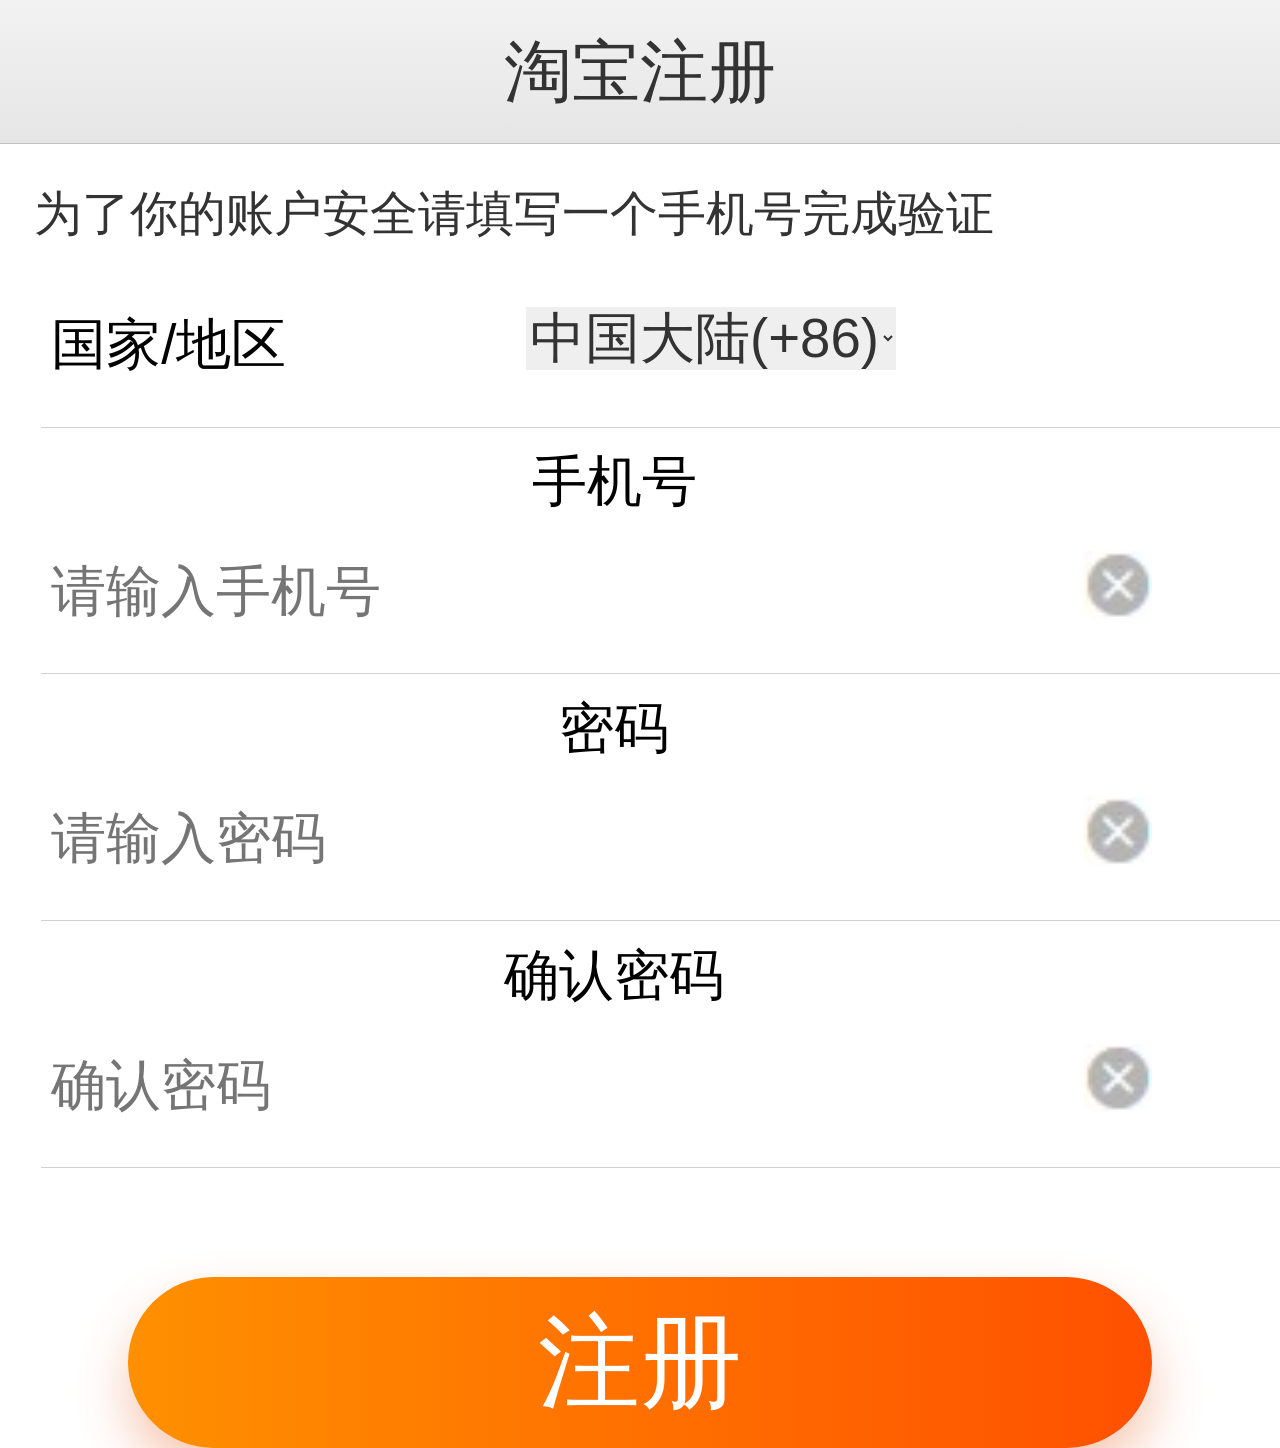
<file: zhuce.html>
<!DOCTYPE html>
<html>
	<head>
		<meta charset="utf-8">
		<meta name="viewport" content="width=device-width,initial-scale=1,minimum-scale=1,maximum-scale=1,user-scalable=no" />
		<title></title>
		<link rel="stylesheet" type="text/css" href="css/zhuce.css"/>
	</head>
	<body>
		<div class="am-header  am-header-grey">
			<h1 style="text-align: center;">淘宝注册</h1>
		</div>
		<form action="signup.php" method="post" class="J_Form">
			<div class="am-ft-sm am-content"> 为了你的账户安全请填写一个手机号完成验证</div>
			<div class="am-list">
				<div class="am-list am-list-flat am-list-flat-chip">
					<div class="am-list-item am-list-item-form am-input-autoclear">
						<div class="am-list-label">国家/地区</div>
						<div class="am-list-control">
							<select>
								<option value ="">中国大陆(+86)</option>
								<option value ="">中国大陆(+86)</option>
								<option value ="">中国大陆(+86)</option>
								<option value ="">中国大陆(+86)</option>
								<option value ="">中国大陆(+86)</option>
							</select>
						</div>
					</div>
					<div class="am-list-item">
						<div class="am-list-label center">手机号</div>
						<input type="text" class="am-input-required" placeholder="请输入手机号" value="" id="username" name="name">
						<div class="am-list-action">
							<i class="am-icon-clear" style="display: block;"><img src="img/hh/xx.jpg" ></i>
						</div>
					</div>
					<div class="am-list-item">
						<div class="am-list-label center">密码</div>
						<input type="password" class="am-input-required am-input-required-password" placeholder="请输入密码" value="" id="password" name="password">
						<div class="am-list-action">
							<i class="am-icon-clear" style="display: block;"><img src="img/hh/xx.jpg" ></i>
						</div>
					</div>
					<div class="am-list-item">
						<div class="am-list-label center">确认密码</div>
						<input type="password" class="am-input-required am-input-required-password" placeholder="确认密码" value="" id="password2">
						<div class="am-list-action">
							<i class="am-icon-clear" style="display: block;"><img src="img/hh/xx.jpg" ></i>
						</div>
					</div>
				</div>
			</div>
			<div class="am-field am-fieldBottom">
				<!-- <button type="submit" class="am-button am-button-submit" id="btn-submit">登 录</button> -->
				<input type="submit" name="submit" value="注册" class="am-button am-button-submit">
			</div>
		</form>
		<script src="js/rem.js"></script>
		<script src="js/zhuce.js"></script>
	</body>
</html>
</file>
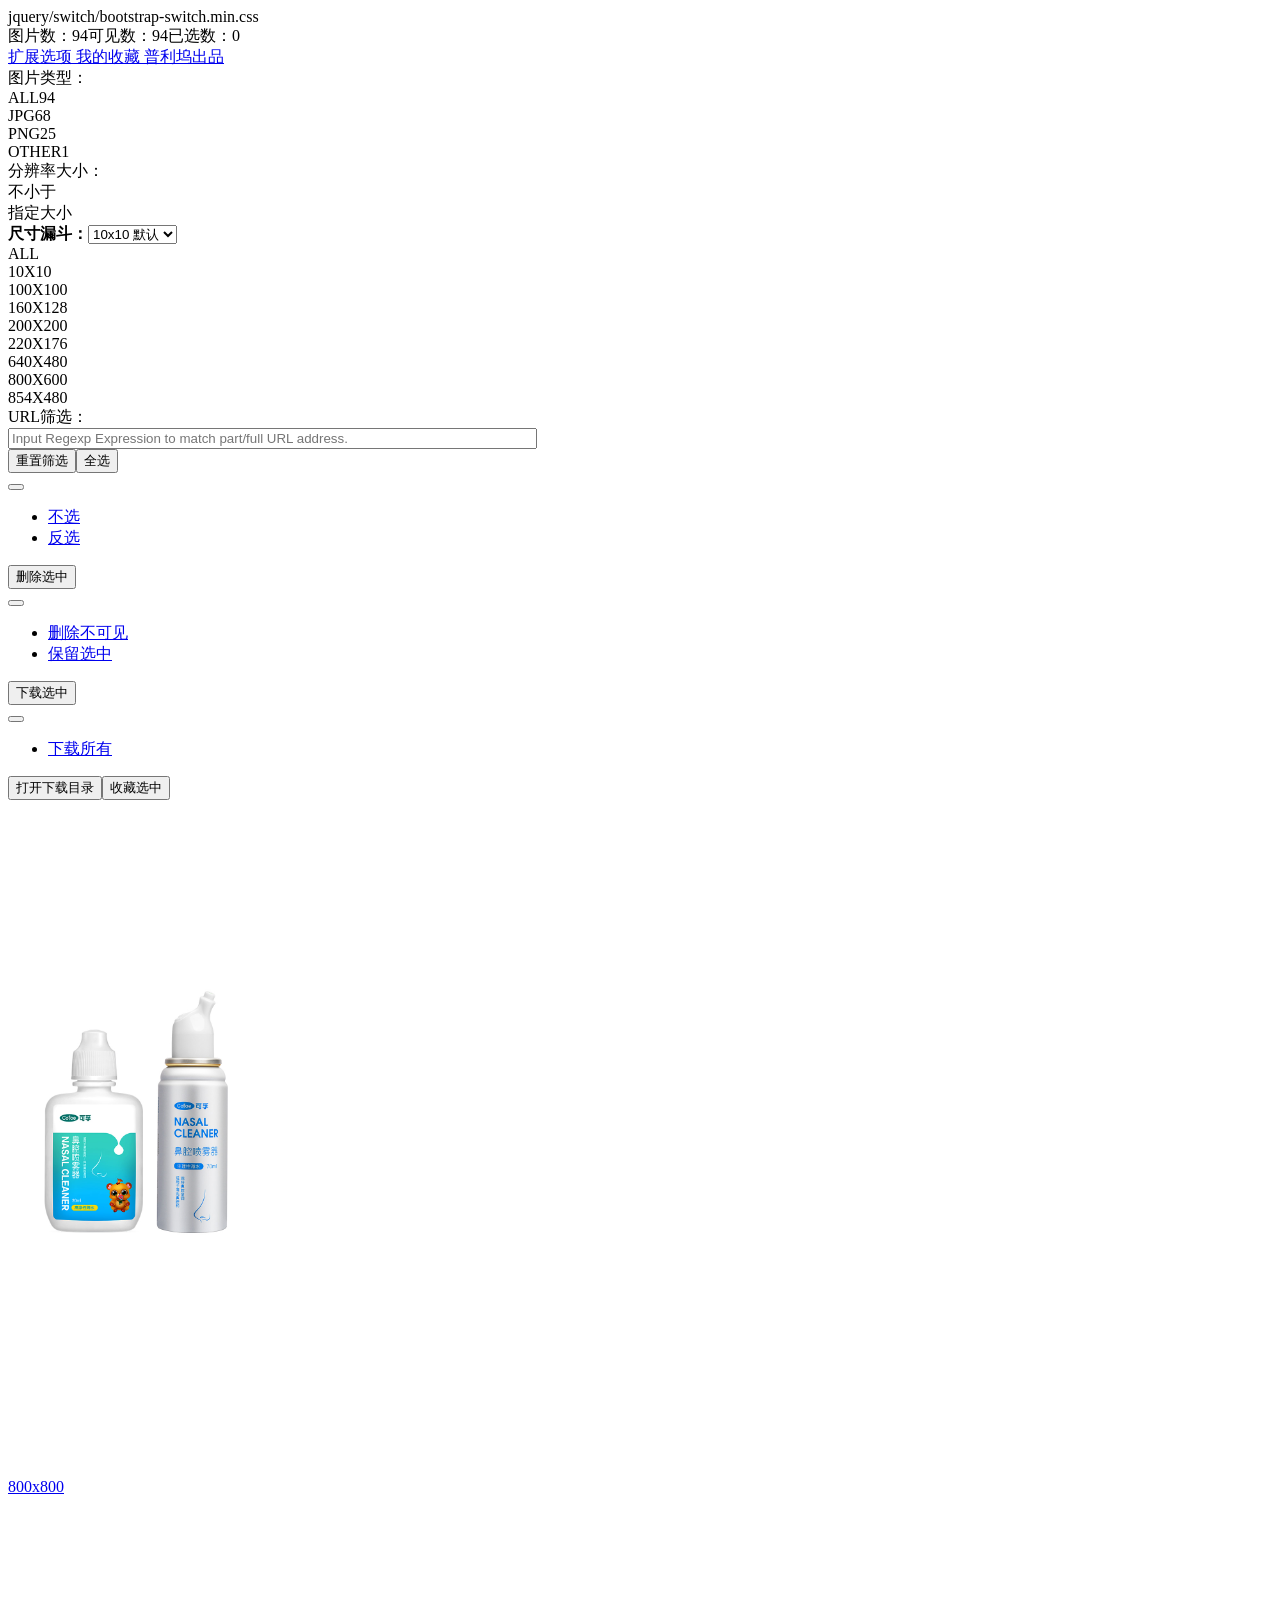
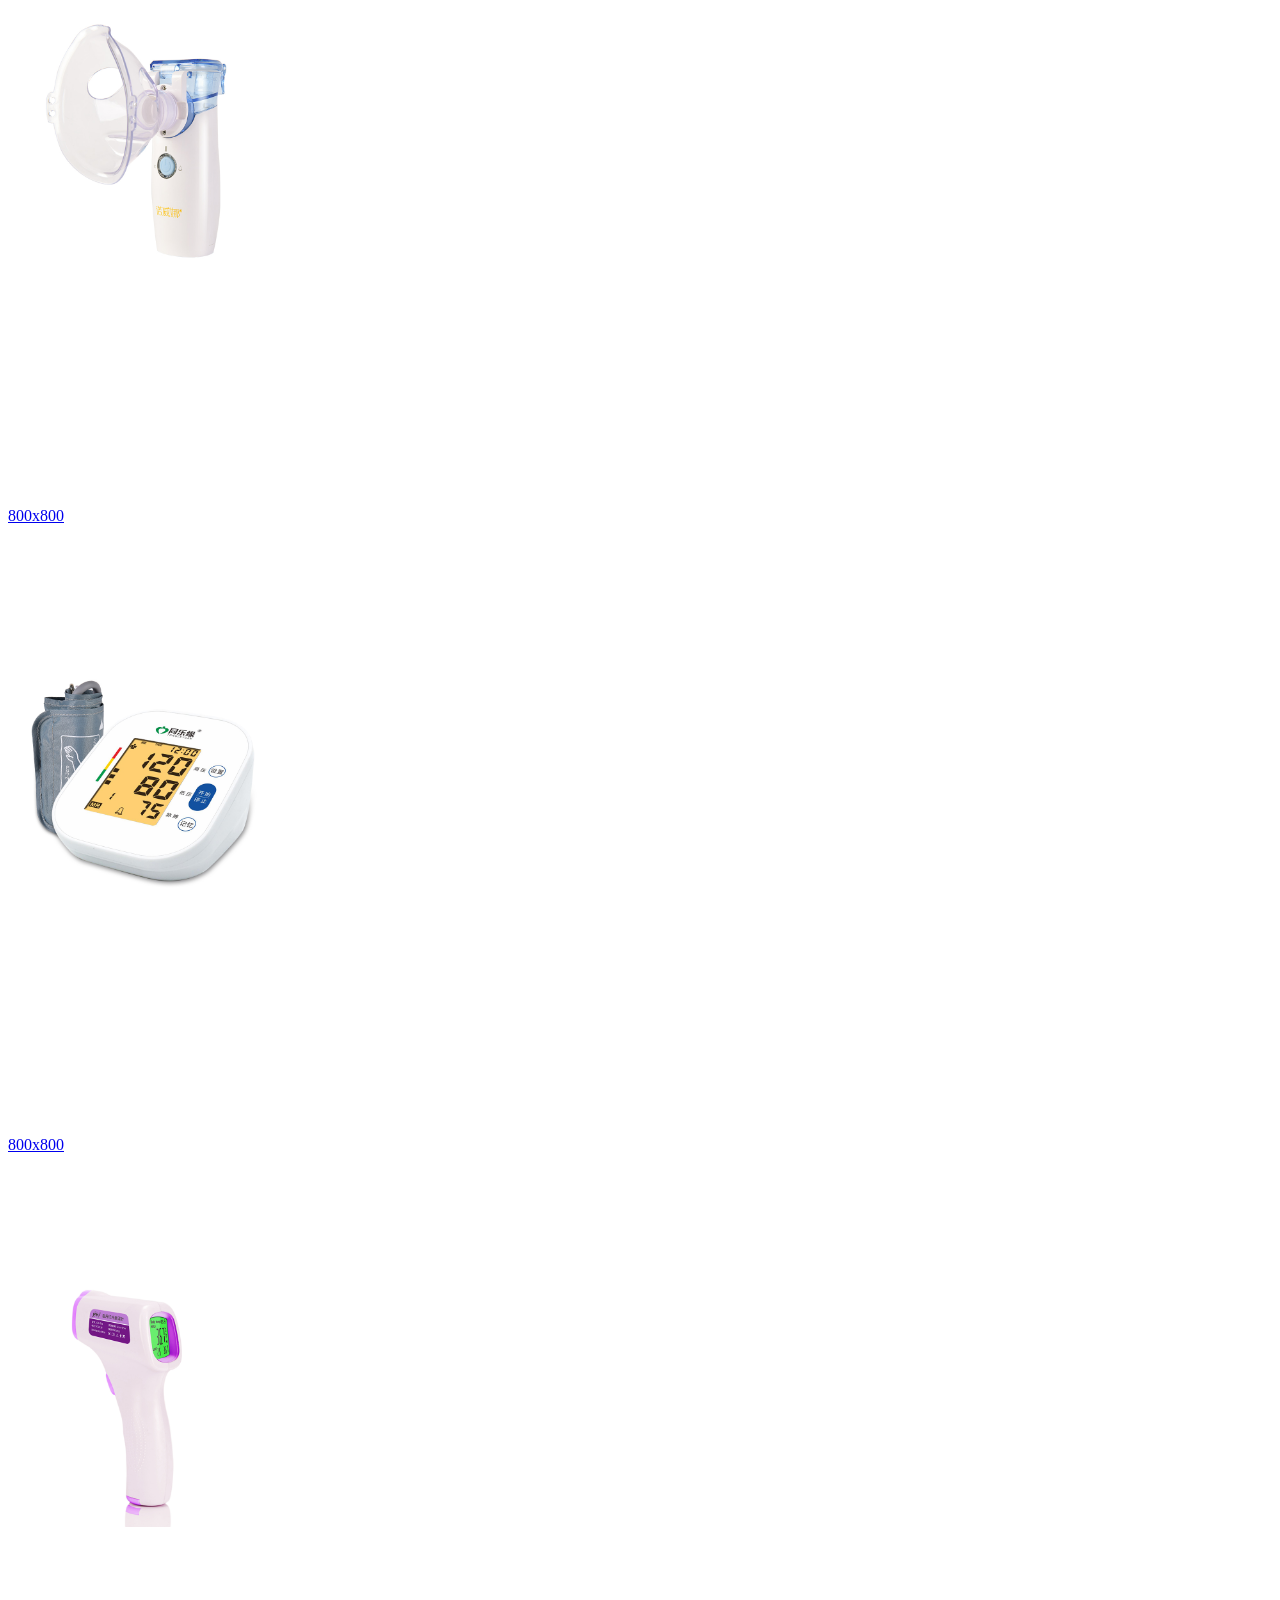
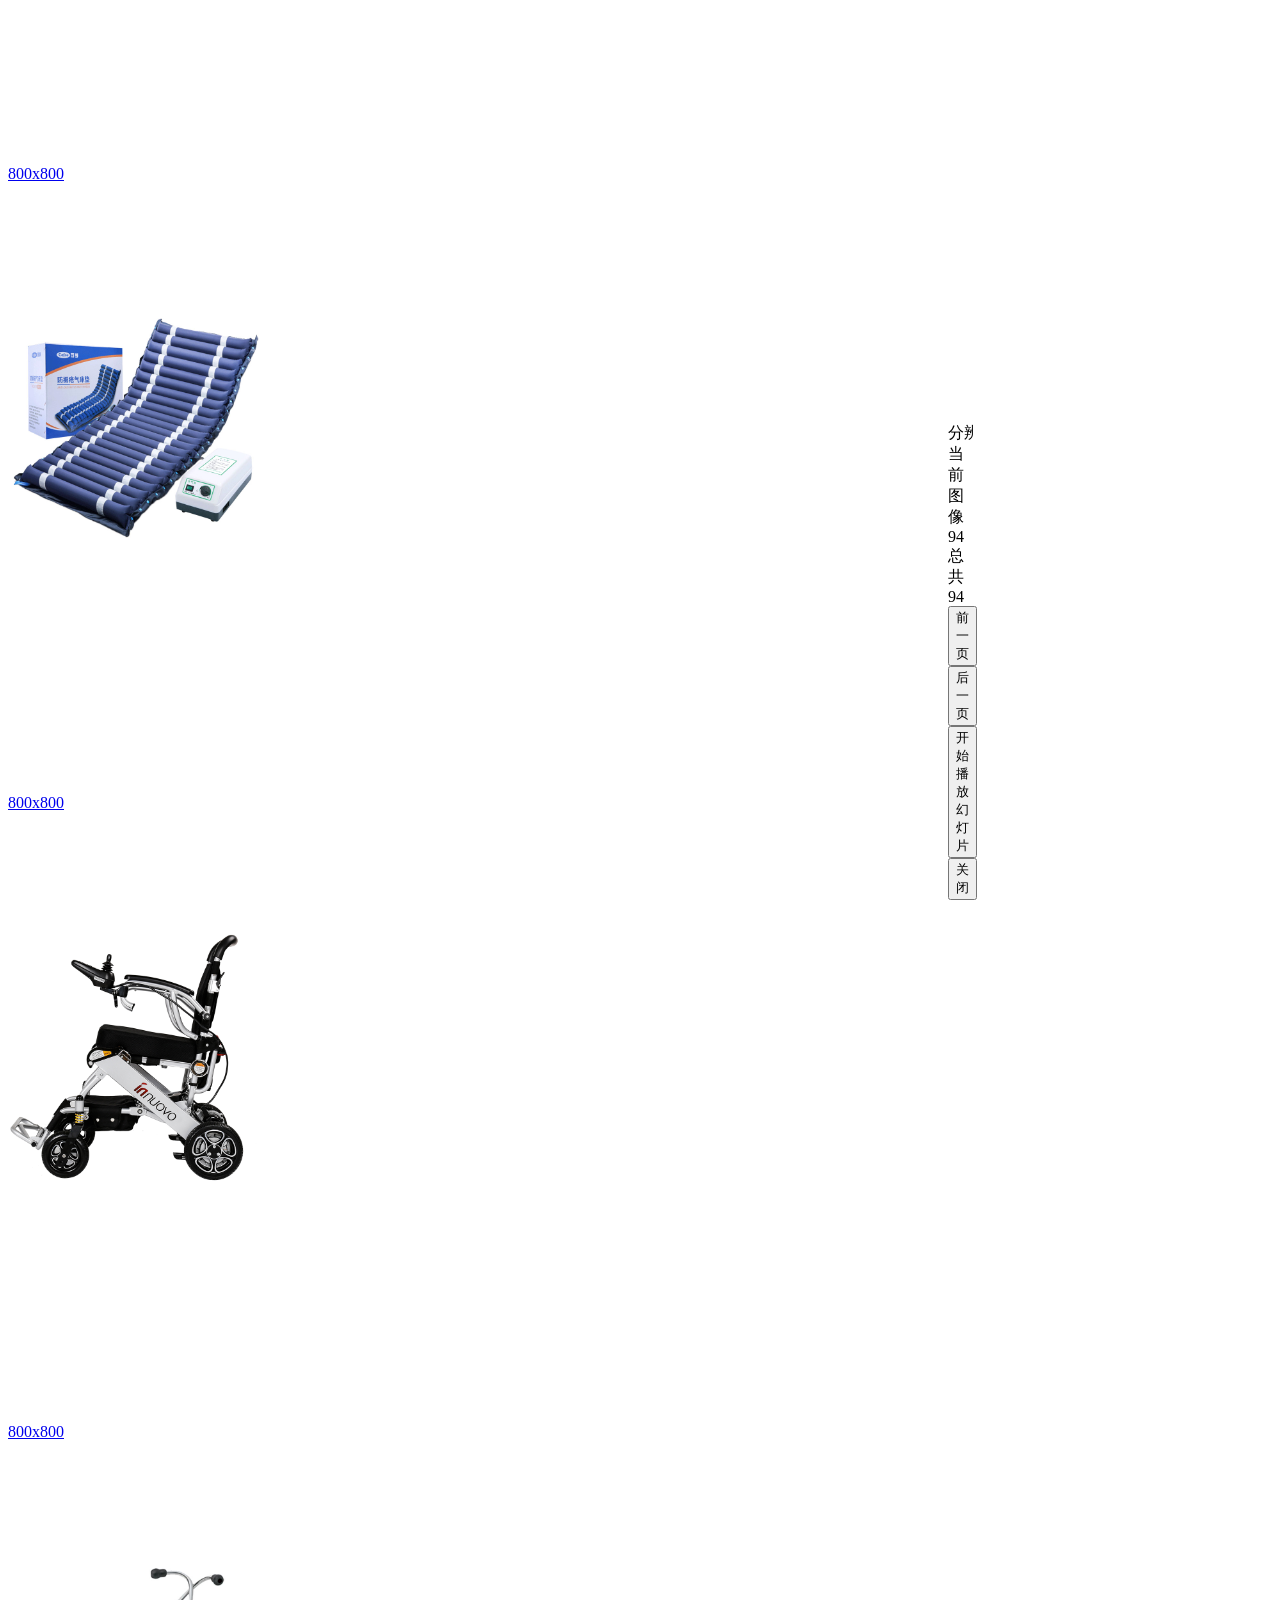
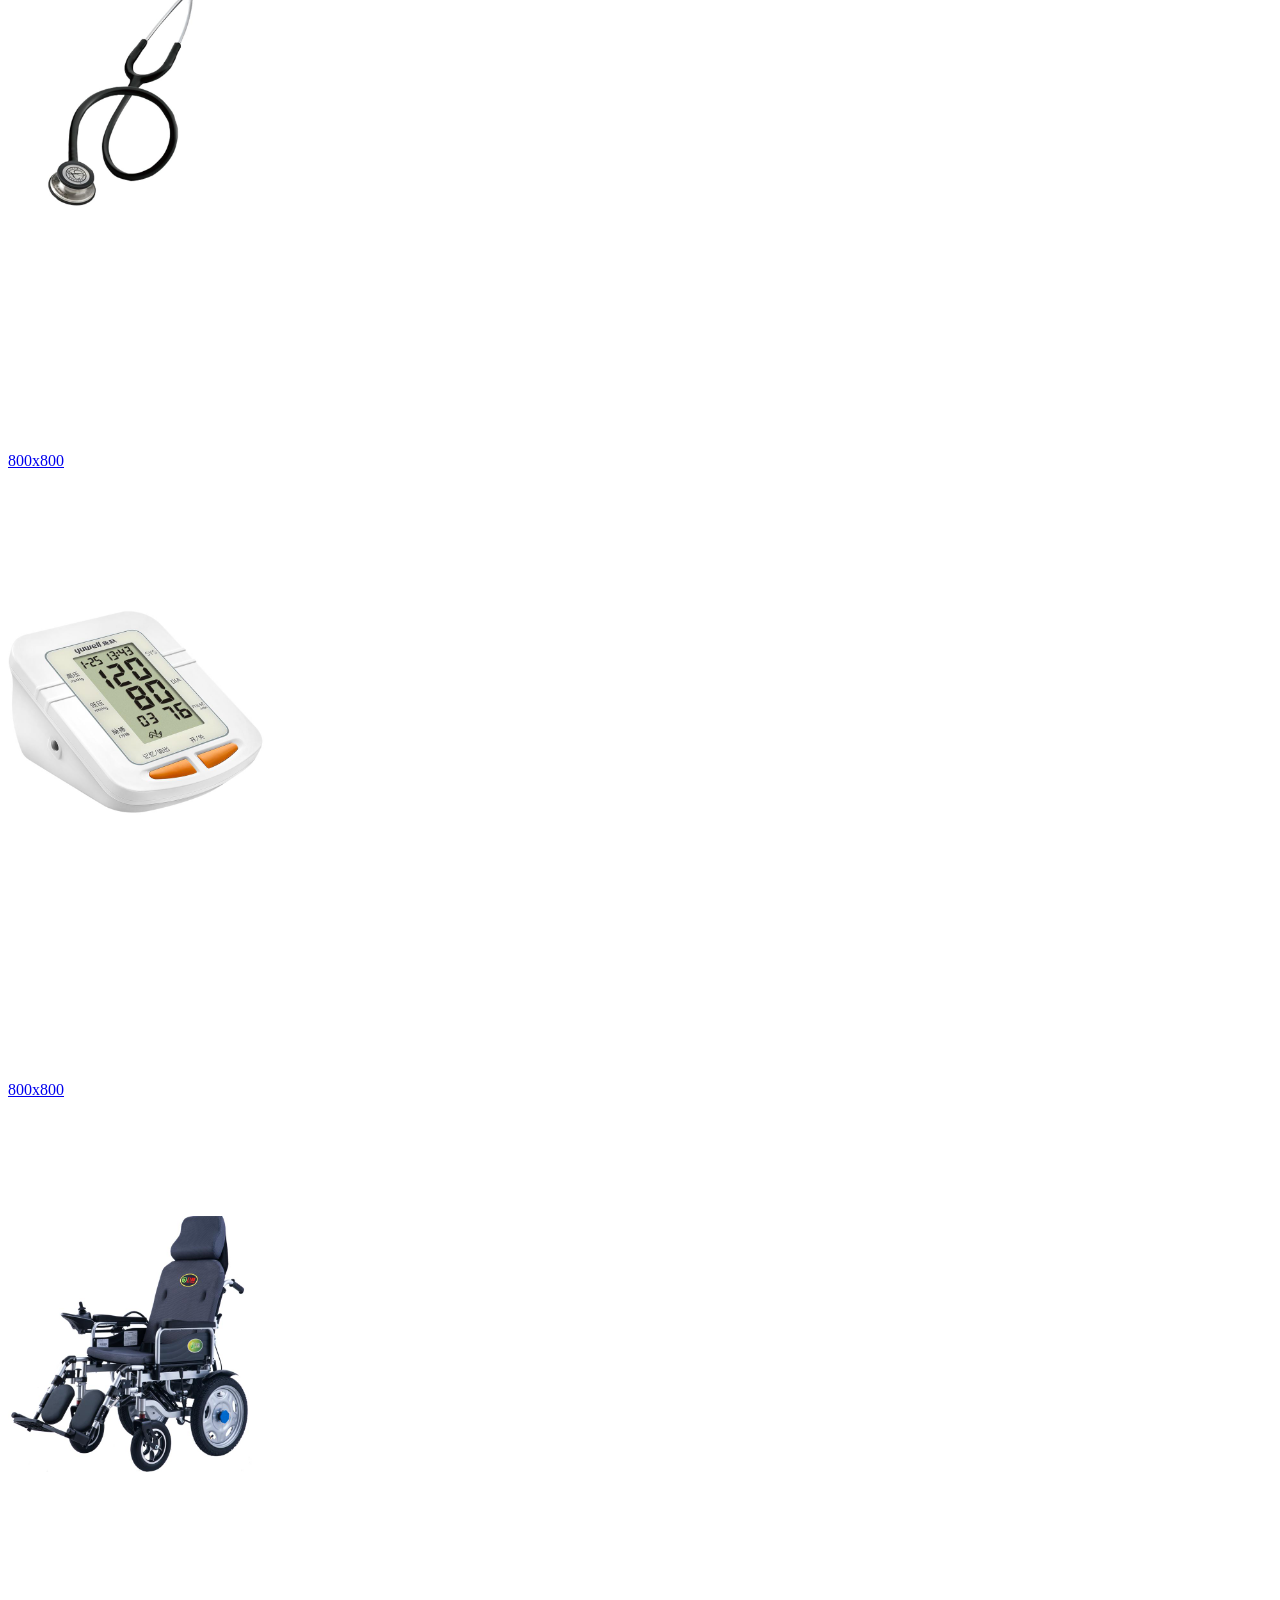
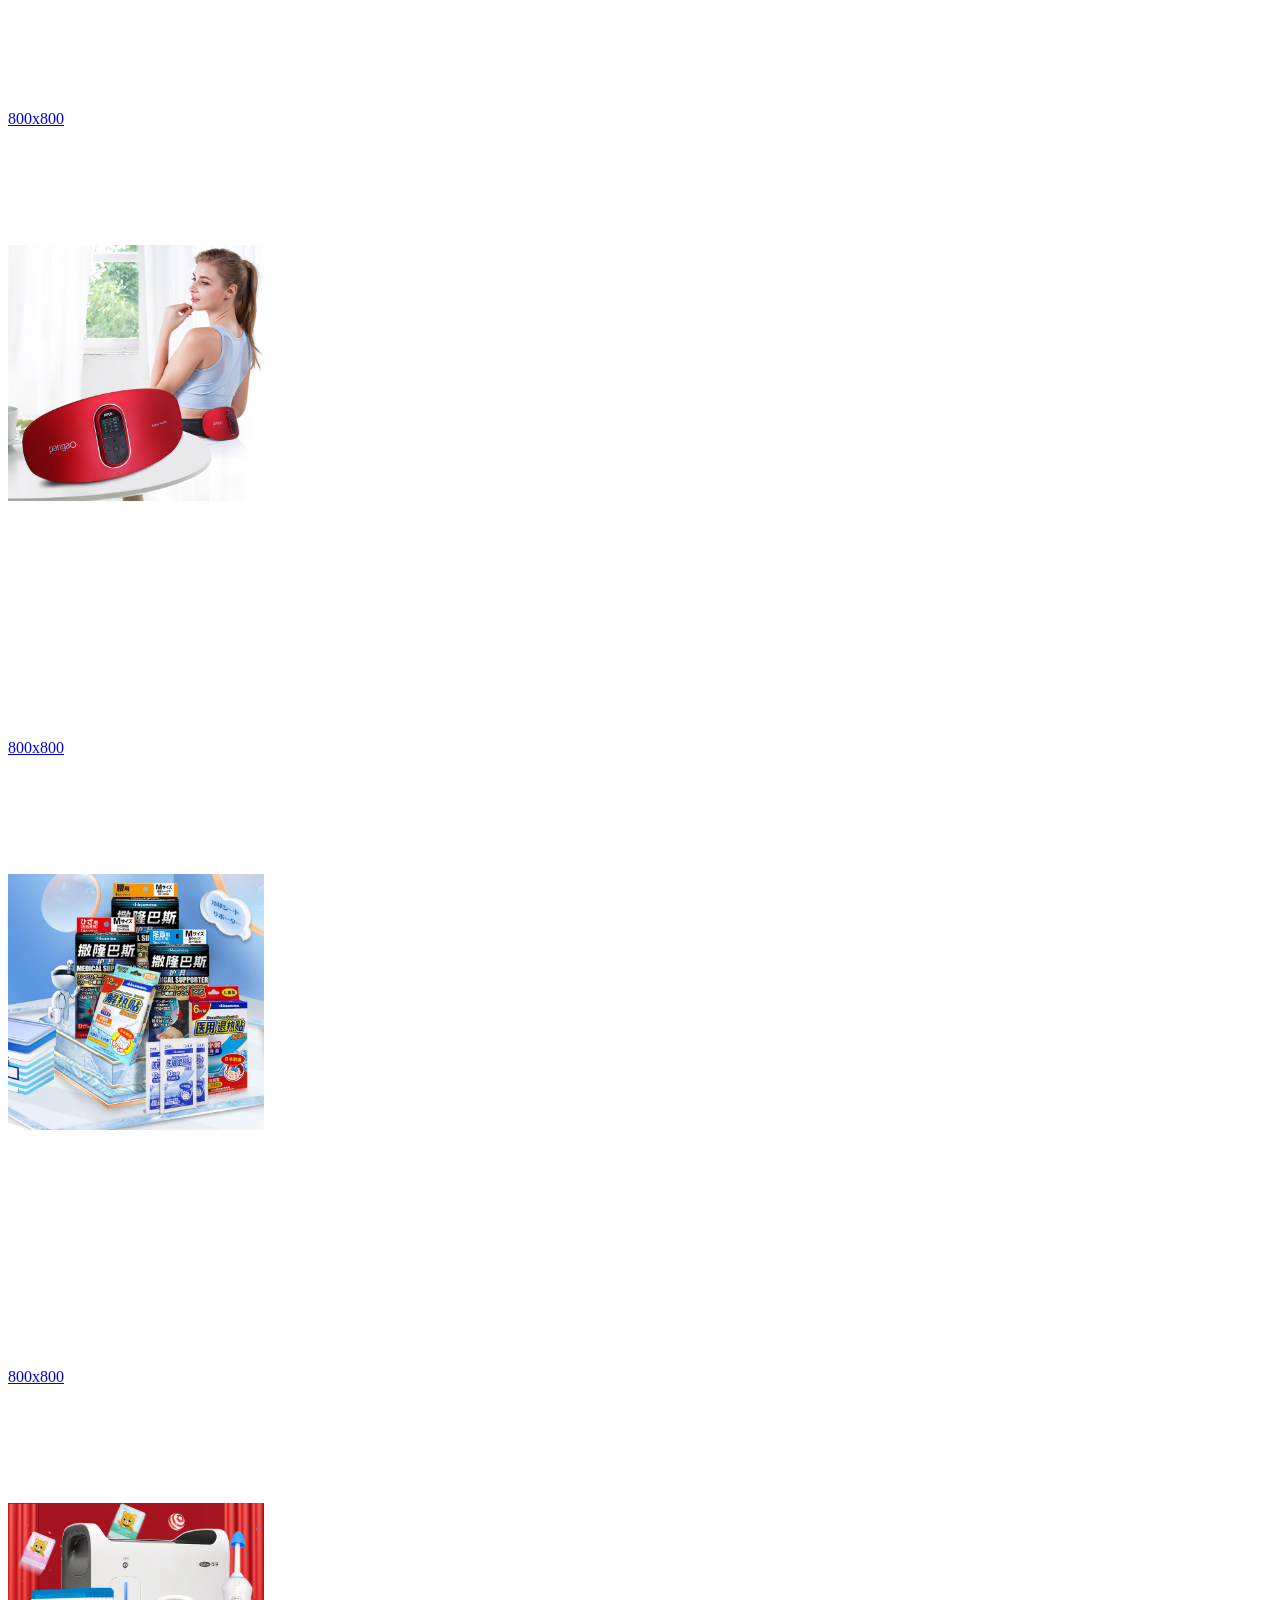
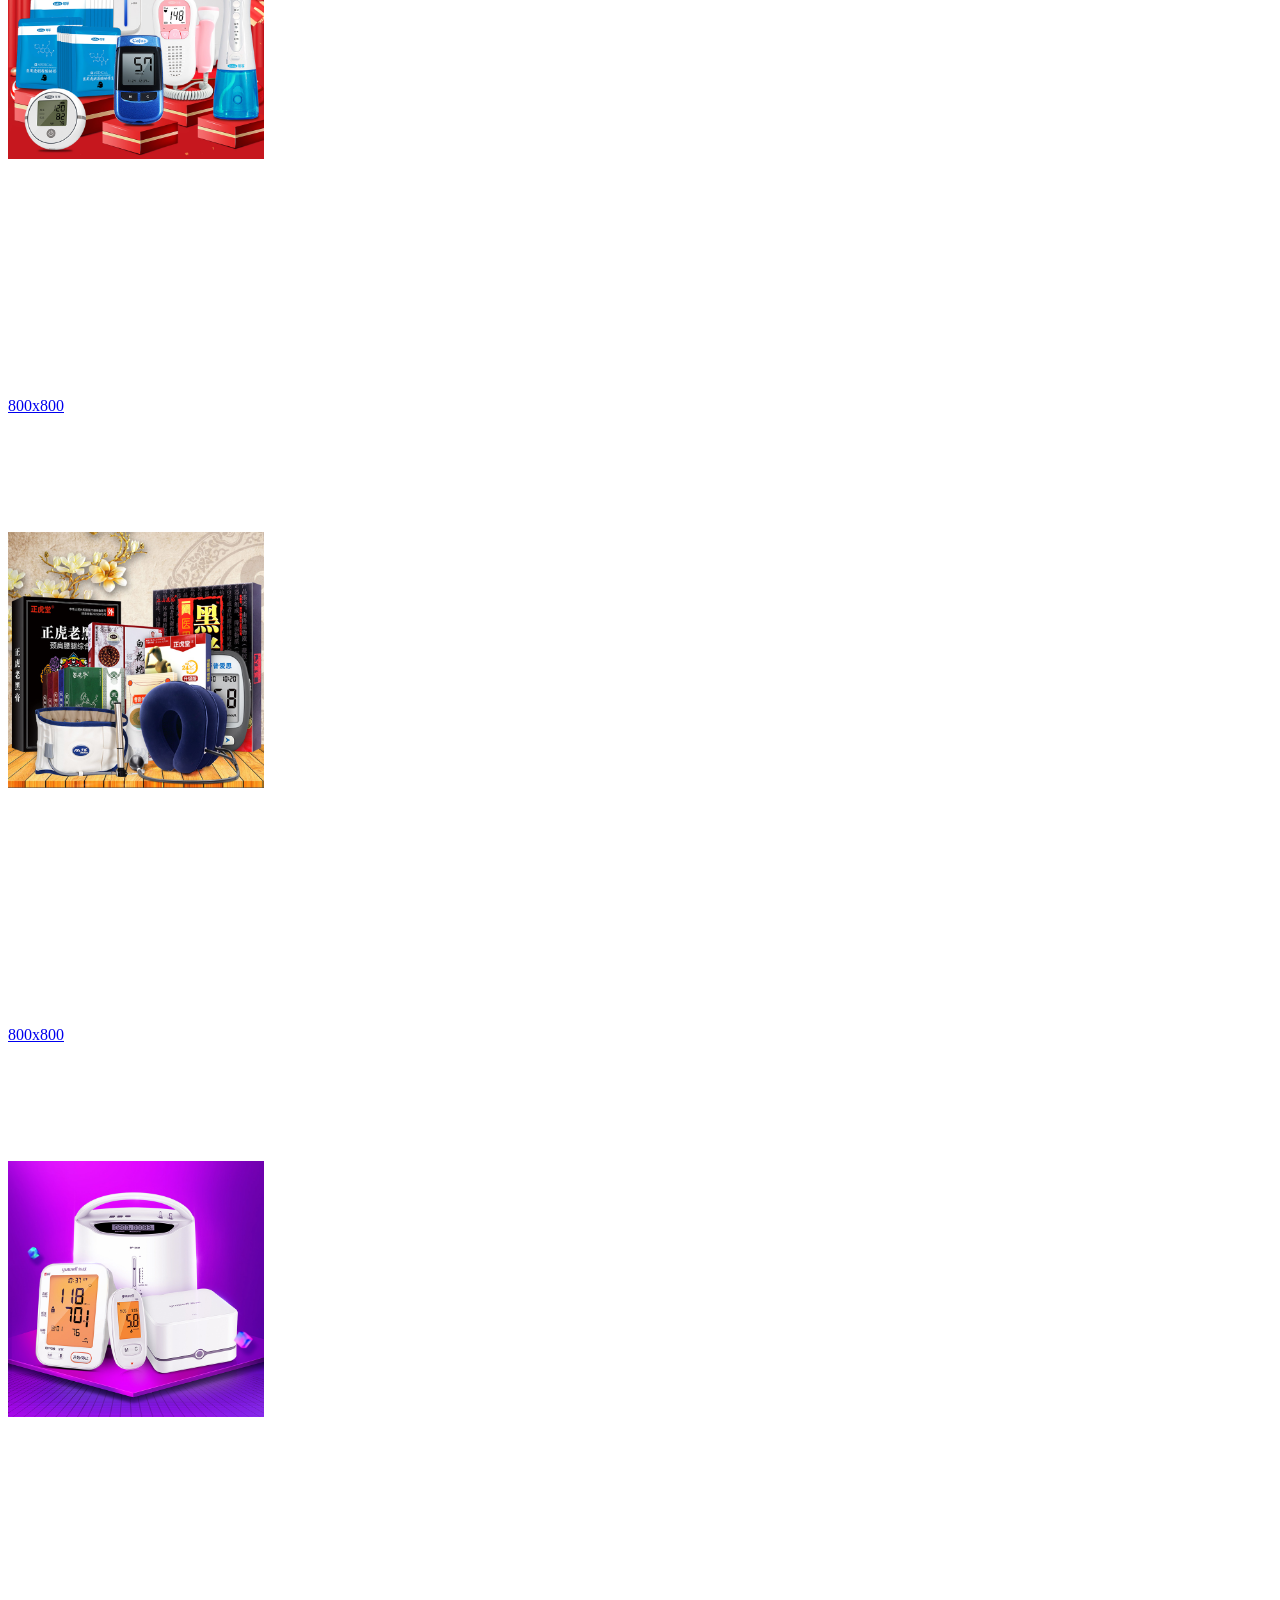
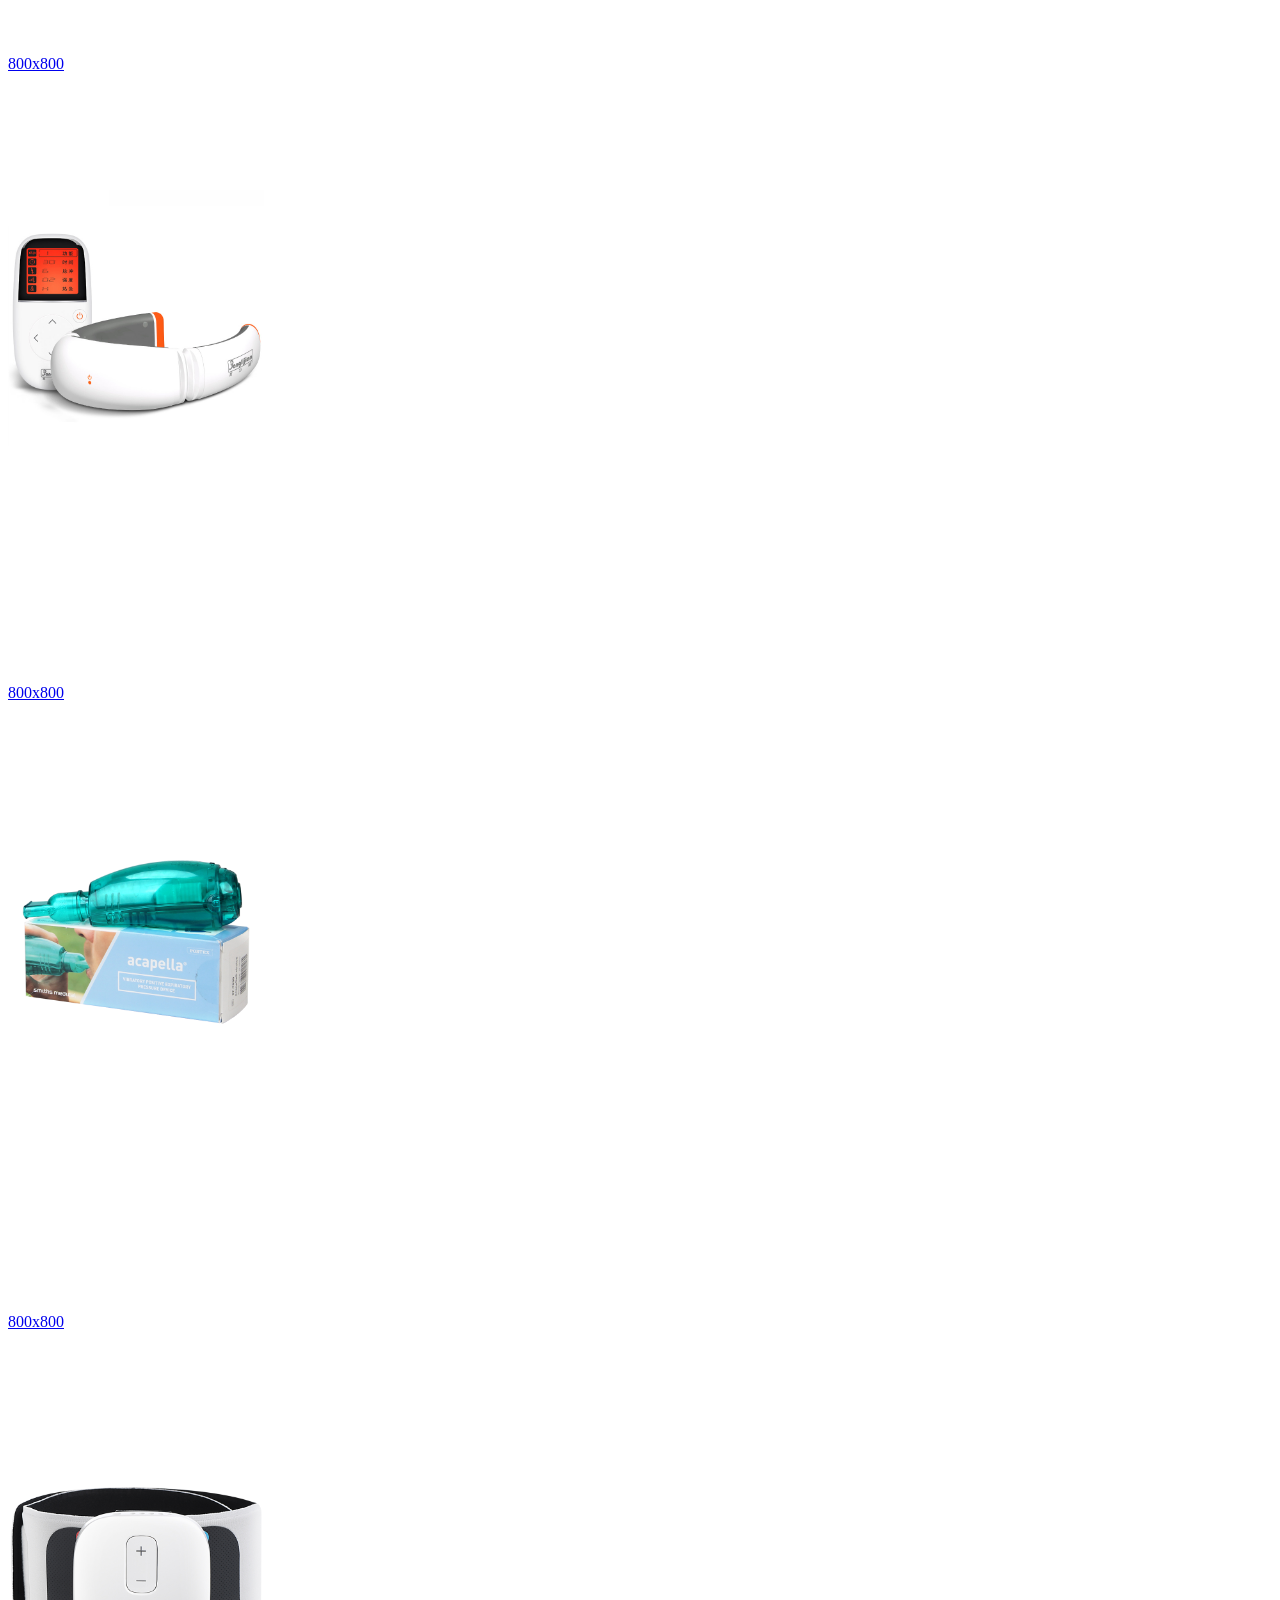
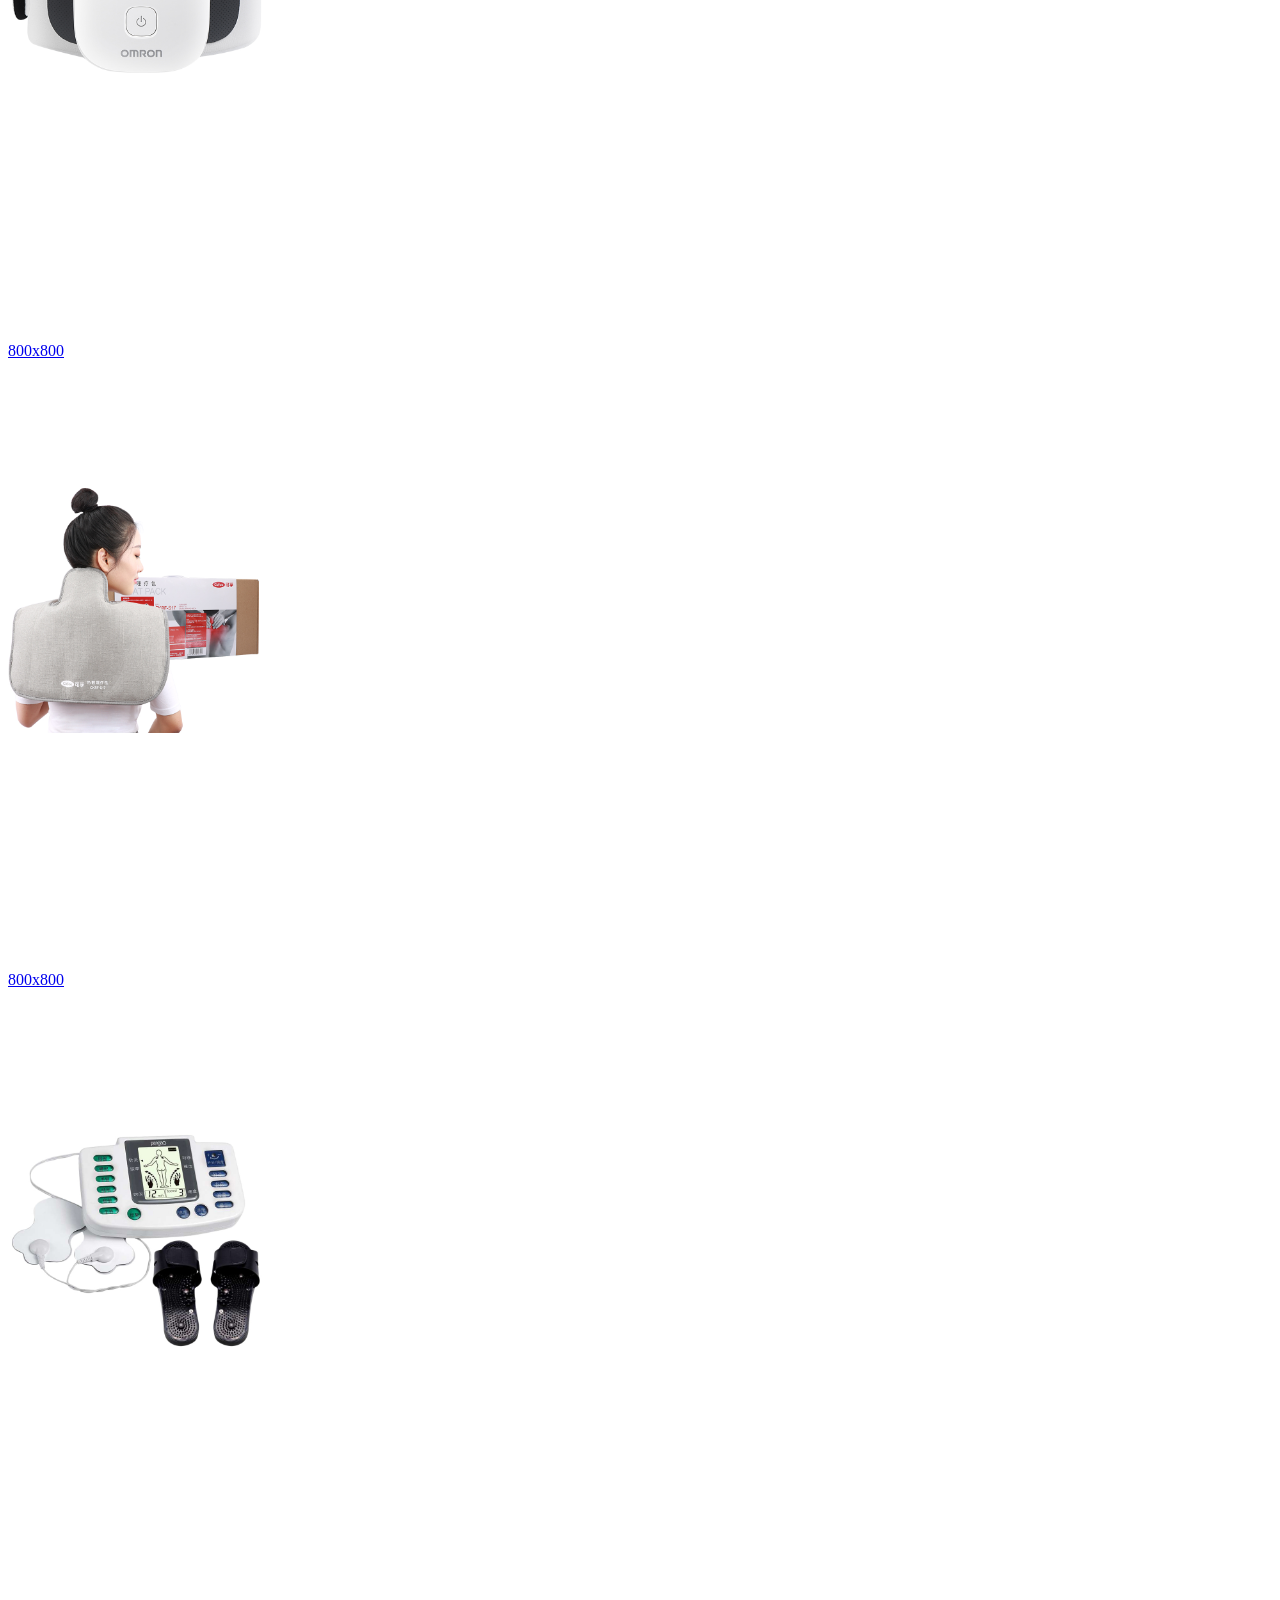
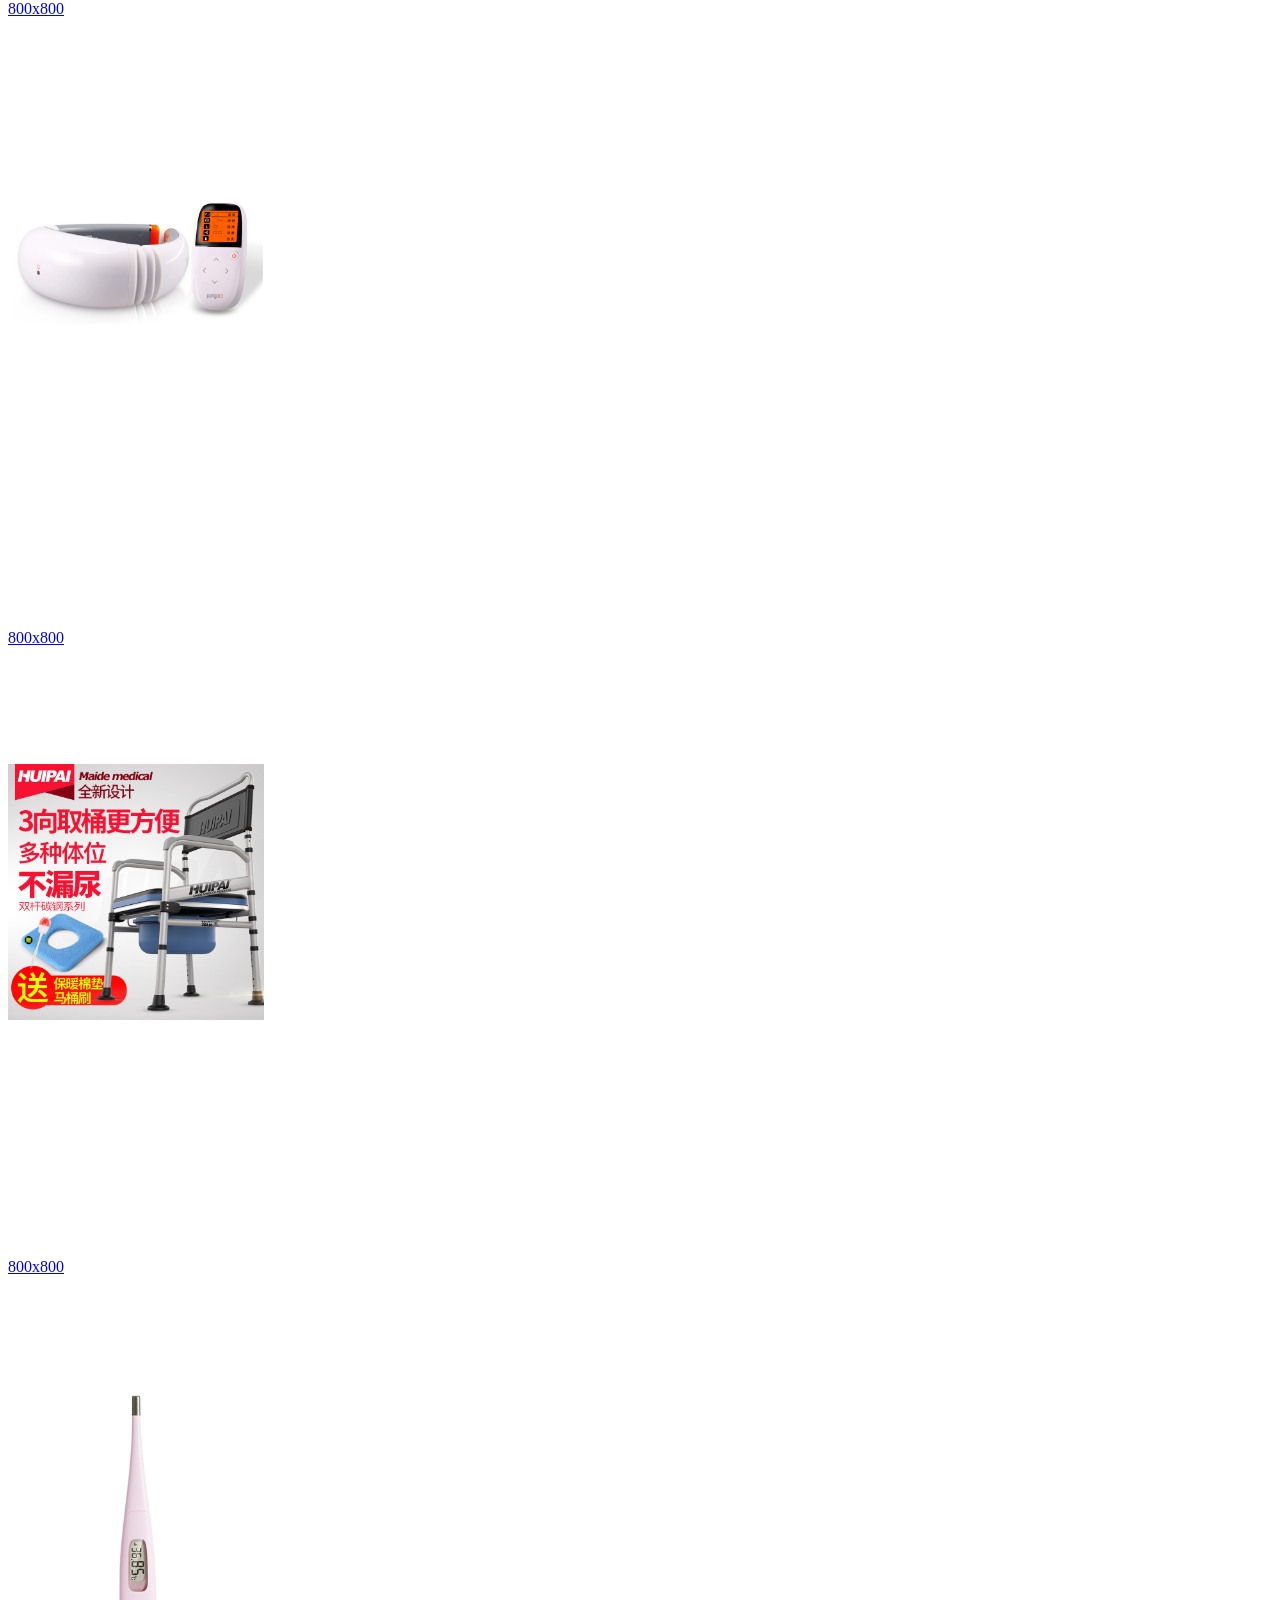
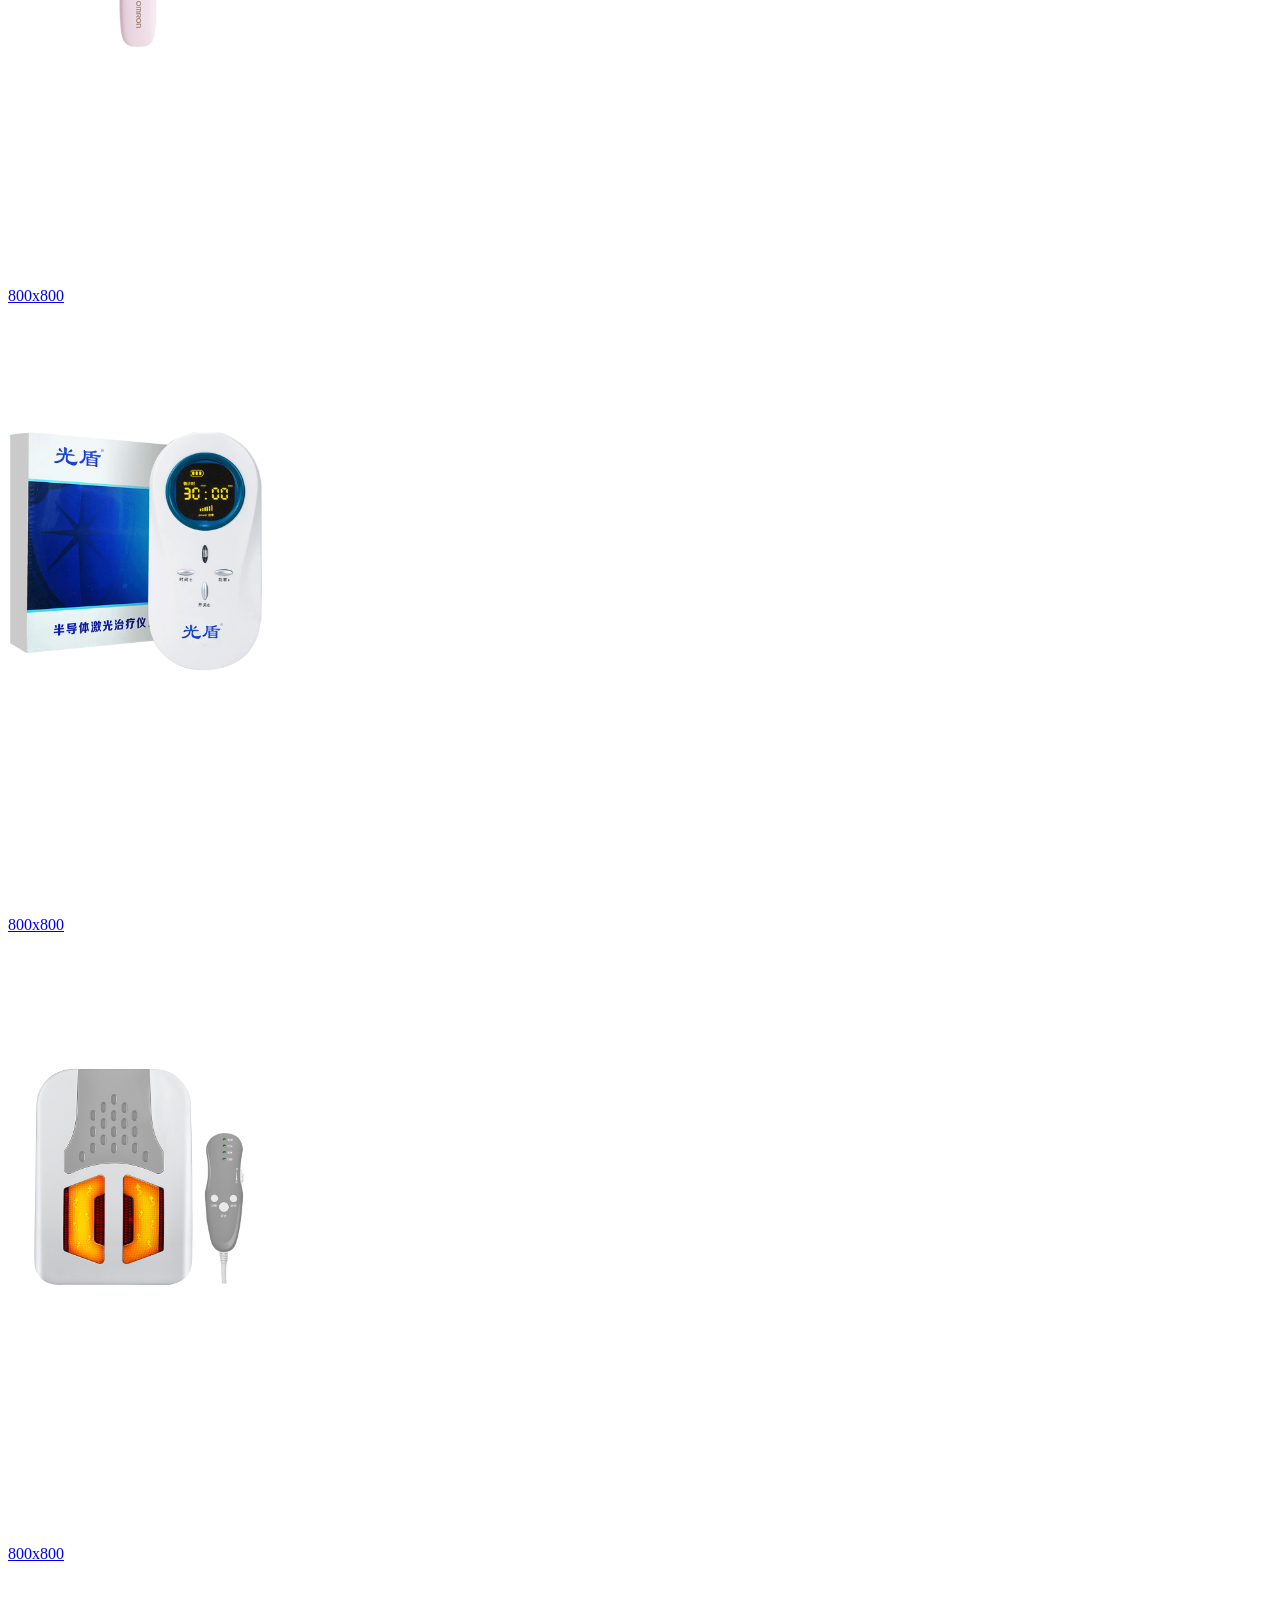
<file: img/jiankang/jian1.html>
<!DOCTYPE html>
<!-- saved from url=(0093)chrome-extension://mikmamljiblbjbafodhdlkloobebfgpd/imageExtractor.html?tabId=10&fetchLevel=0 -->
<html><head><meta http-equiv="Content-Type" content="text/html; charset=UTF-8"><title>[0/96/96-retry:0/0]/医疗器械--家庭常备个性化活动 - </title><style id="hideScrollBarStyle" type="text/css">body::-webkit-scrollbar {display: none;}</style></head><body>jquery/switch/bootstrap-switch.min.css <script type="text/javascript" src="chrome-extension://mikmamljiblbjbafodhdlkloobebfgpd/jquery/jquery.min.js"></script><script type="text/javascript" src="chrome-extension://mikmamljiblbjbafodhdlkloobebfgpd/jquery/plugins/qrcode.js"></script><link type="text/css" href="chrome-extension://mikmamljiblbjbafodhdlkloobebfgpd/bootstrap/css/bootstrap.min.css" rel="stylesheet"><script type="text/javascript" src="chrome-extension://mikmamljiblbjbafodhdlkloobebfgpd/bootstrap/js/bootstrap.min.js"></script><link type="text/css" href="chrome-extension://mikmamljiblbjbafodhdlkloobebfgpd/jquery/plugins/switch/bootstrap-switch.min.css" rel="stylesheet"><script type="text/javascript" src="chrome-extension://mikmamljiblbjbafodhdlkloobebfgpd/jquery/plugins/switch/bootstrap-switch.min.js"></script><link type="text/css" href="chrome-extension://mikmamljiblbjbafodhdlkloobebfgpd/colorbox/colorbox.css" rel="stylesheet"><script type="text/javascript" src="chrome-extension://mikmamljiblbjbafodhdlkloobebfgpd/colorbox/jquery.colorbox-min.js"></script><link type="text/css" href="chrome-extension://mikmamljiblbjbafodhdlkloobebfgpd/fontawesome/css/font-awesome.min.css" rel="stylesheet"><script type="text/javascript" src="chrome-extension://mikmamljiblbjbafodhdlkloobebfgpd/scripts/function.js"></script><script type="text/javascript" src="chrome-extension://mikmamljiblbjbafodhdlkloobebfgpd/scripts/mime.js"></script><link type="text/css" rel="stylesheet" href="chrome-extension://mikmamljiblbjbafodhdlkloobebfgpd/styles/style.css"><script type="text/javascript" src="chrome-extension://mikmamljiblbjbafodhdlkloobebfgpd/scripts/imageExtrator.js"></script><div id="header" class="navbar navbar-default navbar-fixed-top"><div class="row" id="header-container"><div class="col-md-5 col-sm-5" id="image_summary"><label class="col-md-4 col-sm-4">图片数：<span id="image_amount" role="presentation" class="badge">94</span></label><label class="col-md-4 col-sm-4">可见数：<span id="visible_amount" role="presentation" class="badge">94</span></label><label class="col-md-4 col-sm-4">已选数：<span id="select_amount" role="presentation" class="badge">0</span></label></div><div class="col-md-3 col-sm-3" id="menu_switch"><div class="btn-group btn-group-xs"><div class="btn btn-default btn-pwd active" id="filter_switch" title="过滤器菜单开关"><span class="glyphicon glyphicon-filter"></span></div><div class="btn btn-default btn-pwd active" id="select_menu_switch" title="操作菜单开关"><span class="glyphicon glyphicon-tasks"></span></div><div class="btn btn-default btn-pwd active" id="sort_switch" title="大小排序开关"><span class="glyphicon glyphicon-sort-by-order-alt"></span></div><div class="btn btn-default btn-pwd active" id="resolutionTle_switch" title="分辨率下标开关"><span class="glyphicon glyphicon-text-background"></span></div></div><div class="btn-group btn-group-xs"><div class="btn btn-success" title="切换到提取页"><span class="fa fa-exchange"></span></div><div class="btn btn-danger" title="关闭提取页面"><span class="glyphicon glyphicon-remove"></span></div></div></div><div class="col-md-4 col-sm-4"><div id="pullywood_production"><div class="btn-group btn-group-xs"><a target="_configure_" class="btn btn-pwd" href="chrome-extension://mikmamljiblbjbafodhdlkloobebfgpd/options.html"><span class="glyphicon glyphicon-wrench"></span> 扩展选项</a><a target="_imageAssistant_favorite" id="_cxyz_fav_" class="btn btn-primary" href="chrome-extension://mikmamljiblbjbafodhdlkloobebfgpd/favorite.html"><span class="glyphicon glyphicon-heart"></span> 我的收藏</a><a target="_pullywood_production_" class="btn btn-home" href="http://www.pullywood.com/"><span class="glyphicon glyphicon-home"></span> 普利坞出品</a></div></div></div></div><div id="menu" style="display: block;"><div id="filter_menu"><div id="filter_menu_type"><label class="col-md-2">图片类型：</label><div class="btn-toolbar" role="toolbar"><div class="btn btn-default btn-xs imageType btn-pwd active" value="all">ALL<span id="counter_all" role="presentation" class="badge">94</span></div><div class="btn btn-default btn-xs imageType btn-pwd active" value="jpg" style="">JPG<span id="counter_jpg" role="presentation" class="badge">68</span></div><div class="btn btn-default btn-xs imageType btn-pwd active" value="gif" style="display: none;">GIF<span id="counter_gif" role="presentation" class="badge">0</span></div><div class="btn btn-default btn-xs imageType btn-pwd active" value="png" style="">PNG<span id="counter_png" role="presentation" class="badge">25</span></div><div class="btn btn-default btn-xs imageType btn-pwd active" value="bmp" style="display: none;">BMP<span id="counter_bmp" role="presentation" class="badge">0</span></div><div class="btn btn-default btn-xs imageType btn-pwd active" value="svg" style="display: none;">SVG<span id="counter_svg" role="presentation" class="badge">0</span></div><div class="btn btn-default btn-xs imageType btn-pwd active" value="webp" style="display: none;">WEBP<span id="counter_webp" role="presentation" class="badge">0</span></div><div class="btn btn-default btn-xs imageType btn-pwd active" value="ico" style="display: none;">ICO<span id="counter_ico" role="presentation" class="badge">0</span></div><div class="btn btn-default btn-xs imageType btn-pwd active" value="other" style="">OTHER<span id="counter_other" role="presentation" class="badge">1</span></div></div></div><div id="filter_menu_size"><label class="col-md-2 form-horizontal">分辨率大小：</label><div class="col-md-offset-2"><div class="btn-toolbar" role="toolbar"><div class="btn btn-default btn-xs selectType btn-pwd active" value="larger">不小于</div><div class="btn btn-default btn-xs selectType" value="exact">指定大小</div><span class="ext_page_input"><b>尺寸漏斗：</b><select id="funnelOptionSelect"><option value="10x10 默认">10x10 默认</option><option value="10x10">10x10</option><option value="100x100">100x100</option><option value="128x160">128x160</option><option value="160x128">160x128</option><option value="176x220">176x220</option><option value="200x200">200x200</option><option value="220x176">220x176</option><option value="240x320">240x320</option><option value="240x400">240x400</option><option value="300x300">300x300</option><option value="320x240">320x240</option><option value="320x480">320x480</option><option value="360x480">360x480</option><option value="360x640">360x640</option><option value="400x240">400x240</option><option value="400x400">400x400</option><option value="480x320">480x320</option><option value="480x360">480x360</option><option value="480x640">480x640</option><option value="480x800">480x800</option><option value="480x854">480x854</option><option value="500x500">500x500</option><option value="540x960">540x960</option><option value="600x600">600x600</option><option value="600x800">600x800</option><option value="640x360">640x360</option><option value="640x480">640x480</option><option value="640x960">640x960</option><option value="720x1280">720x1280</option><option value="768x1024">768x1024</option><option value="768x1360">768x1360</option><option value="768x1366">768x1366</option><option value="800x480">800x480</option><option value="800x600">800x600</option><option value="800x1280">800x1280</option><option value="854x480">854x480</option><option value="900x1440">900x1440</option><option value="900x1600">900x1600</option><option value="960x540">960x540</option><option value="960x640">960x640</option><option value="1024x768">1024x768</option><option value="1024x1280">1024x1280</option><option value="1050x1680">1050x1680</option><option value="1080x1920">1080x1920</option><option value="1080x2560">1080x2560</option><option value="1080x3840">1080x3840</option><option value="1200x1920">1200x1920</option><option value="1280x720">1280x720</option><option value="1280x800">1280x800</option><option value="1280x1024">1280x1024</option><option value="1360x768">1360x768</option><option value="1366x768">1366x768</option><option value="1440x900">1440x900</option><option value="1440x2560">1440x2560</option><option value="1600x900">1600x900</option><option value="1600x2560">1600x2560</option><option value="1680x1050">1680x1050</option><option value="1920x1080">1920x1080</option><option value="1920x1200">1920x1200</option><option value="2160x3840">2160x3840</option><option value="2560x1080">2560x1080</option><option value="2560x1440">2560x1440</option><option value="2560x1600">2560x1600</option><option value="3840x1080">3840x1080</option><option value="3840x2160">3840x2160</option></select></span></div></div><div class="col-md-offset-2"><div class="btn-toolbar" role="toolbar"><div class="btn btn-default btn-xs selectOption btn-pwd active" value="all">ALL</div><div class="btn btn-default btn-xs selectOption btn-pwd active" value="10x10" style="">10X10</div><div class="btn btn-default btn-xs selectOption btn-pwd active" value="100x100" style="">100X100</div><div class="btn btn-default btn-xs selectOption btn-pwd active" value="128x160" style="display: none;">128X160</div><div class="btn btn-default btn-xs selectOption btn-pwd active" value="160x128" style="">160X128</div><div class="btn btn-default btn-xs selectOption btn-pwd active" value="176x220" style="display: none;">176X220</div><div class="btn btn-default btn-xs selectOption btn-pwd active" value="200x200" style="">200X200</div><div class="btn btn-default btn-xs selectOption btn-pwd active" value="220x176" style="">220X176</div><div class="btn btn-default btn-xs selectOption btn-pwd active" value="240x320" style="display: none;">240X320</div><div class="btn btn-default btn-xs selectOption btn-pwd active" value="240x400" style="display: none;">240X400</div><div class="btn btn-default btn-xs selectOption btn-pwd active" value="300x300" style="display: none;">300X300</div><div class="btn btn-default btn-xs selectOption btn-pwd active" value="320x240" style="display: none;">320X240</div><div class="btn btn-default btn-xs selectOption btn-pwd active" value="320x480" style="display: none;">320X480</div><div class="btn btn-default btn-xs selectOption btn-pwd active" value="360x480" style="display: none;">360X480</div><div class="btn btn-default btn-xs selectOption btn-pwd active" value="360x640" style="display: none;">360X640</div><div class="btn btn-default btn-xs selectOption btn-pwd active" value="400x240" style="display: none;">400X240</div><div class="btn btn-default btn-xs selectOption btn-pwd active" value="400x400" style="display: none;">400X400</div><div class="btn btn-default btn-xs selectOption btn-pwd active" value="480x320" style="display: none;">480X320</div><div class="btn btn-default btn-xs selectOption btn-pwd active" value="480x360" style="display: none;">480X360</div><div class="btn btn-default btn-xs selectOption btn-pwd active" value="480x640" style="display: none;">480X640</div><div class="btn btn-default btn-xs selectOption btn-pwd active" value="480x800" style="display: none;">480X800</div><div class="btn btn-default btn-xs selectOption btn-pwd active" value="480x854" style="display: none;">480X854</div><div class="btn btn-default btn-xs selectOption btn-pwd active" value="500x500" style="display: none;">500X500</div><div class="btn btn-default btn-xs selectOption btn-pwd active" value="540x960" style="display: none;">540X960</div><div class="btn btn-default btn-xs selectOption btn-pwd active" value="600x600" style="display: none;">600X600</div><div class="btn btn-default btn-xs selectOption btn-pwd active" value="600x800" style="display: none;">600X800</div><div class="btn btn-default btn-xs selectOption btn-pwd active" value="640x360" style="display: none;">640X360</div><div class="btn btn-default btn-xs selectOption btn-pwd active" value="640x480" style="">640X480</div><div class="btn btn-default btn-xs selectOption btn-pwd active" value="640x960" style="display: none;">640X960</div><div class="btn btn-default btn-xs selectOption btn-pwd active" value="720x1280" style="display: none;">720X1280</div><div class="btn btn-default btn-xs selectOption btn-pwd active" value="768x1024" style="display: none;">768X1024</div><div class="btn btn-default btn-xs selectOption btn-pwd active" value="768x1360" style="display: none;">768X1360</div><div class="btn btn-default btn-xs selectOption btn-pwd active" value="768x1366" style="display: none;">768X1366</div><div class="btn btn-default btn-xs selectOption btn-pwd active" value="800x480" style="display: none;">800X480</div><div class="btn btn-default btn-xs selectOption btn-pwd active" value="800x600" style="">800X600</div><div class="btn btn-default btn-xs selectOption btn-pwd active" value="800x1280" style="display: none;">800X1280</div><div class="btn btn-default btn-xs selectOption btn-pwd active" value="854x480" style="">854X480</div><div class="btn btn-default btn-xs selectOption btn-pwd active" value="900x1440" style="display: none;">900X1440</div><div class="btn btn-default btn-xs selectOption btn-pwd active" value="900x1600" style="display: none;">900X1600</div><div class="btn btn-default btn-xs selectOption btn-pwd active" value="960x540" style="display: none;">960X540</div><div class="btn btn-default btn-xs selectOption btn-pwd active" value="960x640" style="display: none;">960X640</div><div class="btn btn-default btn-xs selectOption btn-pwd active" value="1024x768" style="display: none;">1024X768</div><div class="btn btn-default btn-xs selectOption btn-pwd active" value="1024x1280" style="display: none;">1024X1280</div><div class="btn btn-default btn-xs selectOption btn-pwd active" value="1050x1680" style="display: none;">1050X1680</div><div class="btn btn-default btn-xs selectOption btn-pwd active" value="1080x1920" style="display: none;">1080X1920</div><div class="btn btn-default btn-xs selectOption btn-pwd active" value="1080x2560" style="display: none;">1080X2560</div><div class="btn btn-default btn-xs selectOption btn-pwd active" value="1080x3840" style="display: none;">1080X3840</div><div class="btn btn-default btn-xs selectOption btn-pwd active" value="1200x1920" style="display: none;">1200X1920</div><div class="btn btn-default btn-xs selectOption btn-pwd active" value="1280x720" style="display: none;">1280X720</div><div class="btn btn-default btn-xs selectOption btn-pwd active" value="1280x800" style="display: none;">1280X800</div><div class="btn btn-default btn-xs selectOption btn-pwd active" value="1280x1024" style="display: none;">1280X1024</div><div class="btn btn-default btn-xs selectOption btn-pwd active" value="1360x768" style="display: none;">1360X768</div><div class="btn btn-default btn-xs selectOption btn-pwd active" value="1366x768" style="display: none;">1366X768</div><div class="btn btn-default btn-xs selectOption btn-pwd active" value="1440x900" style="display: none;">1440X900</div><div class="btn btn-default btn-xs selectOption btn-pwd active" value="1440x2560" style="display: none;">1440X2560</div><div class="btn btn-default btn-xs selectOption btn-pwd active" value="1600x900" style="display: none;">1600X900</div><div class="btn btn-default btn-xs selectOption btn-pwd active" value="1600x2560" style="display: none;">1600X2560</div><div class="btn btn-default btn-xs selectOption btn-pwd active" value="1680x1050" style="display: none;">1680X1050</div><div class="btn btn-default btn-xs selectOption btn-pwd active" value="1920x1080" style="display: none;">1920X1080</div><div class="btn btn-default btn-xs selectOption btn-pwd active" value="1920x1200" style="display: none;">1920X1200</div><div class="btn btn-default btn-xs selectOption btn-pwd active" value="2160x3840" style="display: none;">2160X3840</div><div class="btn btn-default btn-xs selectOption btn-pwd active" value="2560x1080" style="display: none;">2560X1080</div><div class="btn btn-default btn-xs selectOption btn-pwd active" value="2560x1440" style="display: none;">2560X1440</div><div class="btn btn-default btn-xs selectOption btn-pwd active" value="2560x1600" style="display: none;">2560X1600</div><div class="btn btn-default btn-xs selectOption btn-pwd active" value="3840x1080" style="display: none;">3840X1080</div><div class="btn btn-default btn-xs selectOption btn-pwd active" value="3840x2160" style="display: none;">3840X2160</div><div class="btn btn-default btn-xs selectOption btn-pwd active" value="other" style="display: none;">OTHER</div></div></div></div><div id="filter_menu_regexp"><label class="col-md-2">URL筛选：</label><div class="col-md-offset-2 btn-toolbar" role="toolbar"><input id="urlRegexpFilter" class="ext_page_input" size="64" placeholder="Input Regexp Expression to match part/full URL address."></div></div></div><div id="select_menu" class="container btn-group btn-group-sm" role="group"><button class="btn btn-default"><span class="glyphicon glyphicon-refresh" aria-hidden="true"></span> 重置筛选</button><button class="btn btn-default"><span class="glyphicon glyphicon-align-justify" aria-hidden="true"></span> 全选</button><div class="btn-group btn-group-sm" role="group"><button type="button" class="btn btn-default dropdown-toggle" data-toggle="dropdown" aria-expanded="false"><span class="caret"></span></button><ul class="dropdown-menu dropdown-menu-right" role="menu"><li><a href="chrome-extension://mikmamljiblbjbafodhdlkloobebfgpd/imageExtractor.html?tabId=10&amp;fetchLevel=0#"><span class="glyphicon glyphicon-list" aria-hidden="true"></span> 不选</a></li><li><a href="chrome-extension://mikmamljiblbjbafodhdlkloobebfgpd/imageExtractor.html?tabId=10&amp;fetchLevel=0#"><span class="glyphicon glyphicon-retweet" aria-hidden="true"></span> 反选</a></li></ul></div><button class="btn btn-default"><span class="glyphicon glyphicon-trash" aria-hidden="true"></span> 删除选中</button><div class="btn-group btn-group-sm" role="group"><button type="button" class="btn btn-default dropdown-toggle" data-toggle="dropdown" aria-expanded="false"><span class="caret"></span></button><ul class="dropdown-menu dropdown-menu-right" role="menu"><li><a href="chrome-extension://mikmamljiblbjbafodhdlkloobebfgpd/imageExtractor.html?tabId=10&amp;fetchLevel=0#"><span class="glyphicon glyphicon-remove" aria-hidden="true"></span> 删除不可见</a></li><li><a href="chrome-extension://mikmamljiblbjbafodhdlkloobebfgpd/imageExtractor.html?tabId=10&amp;fetchLevel=0#"><span class="glyphicon glyphicon-log-in" aria-hidden="true"></span> 保留选中</a></li></ul></div><button class="btn btn-default"><span class="glyphicon glyphicon-cloud-download" aria-hidden="true"></span> 下载选中</button><div class="btn-group btn-group-sm" role="group"><button type="button" class="btn btn-default dropdown-toggle" data-toggle="dropdown" aria-expanded="false"><span class="caret"></span></button><ul class="dropdown-menu dropdown-menu-right" role="menu"><li><a href="chrome-extension://mikmamljiblbjbafodhdlkloobebfgpd/imageExtractor.html?tabId=10&amp;fetchLevel=0#"><span class="glyphicon glyphicon-download" aria-hidden="true"></span> 下载所有</a></li></ul></div><button class="btn btn-default"><span class="glyphicon glyphicon-folder-open" aria-hidden="true"></span> 打开下载目录</button><button class="btn btn-default"><span class="glyphicon glyphicon-heart" aria-hidden="true"></span> 收藏选中</button></div></div><div id="partner_show"></div></div><div id="ext_main" style="margin-top: 183.5px; min-height: 913.5px;"><a class="imageItem cboxElement colorbox" data-width="800" data-height="800" data-size="640000" data-resolution="800x800" data-id="15752951608086729" data-serial="200000006" data-idx="5" href="./jian1_files/TB1zkT_oxD1gK0jSZFySuwiOVXa.jpg" title="分辨率: 800x800 / 类型: JPG" data-imagetype="jpg" data-referer="https://pages.tmall.com/wow/a/act/tmall/dailygroup/137/wupr?spm=a215s.7406091.home.1.17436770WocXzp&amp;utparam=%7B%7D&amp;wh_pid=daily-178094&amp;scm=20140664.1007_12948_104130_100200300000000_84900_1_297377_101587.101587.185011&amp;itemIds=578676150731&amp;activityId=297377&amp;item_id=578676150731&amp;activity_id=297377" data-maxrange="800x600" data-src="https://img.alicdn.com/bao/upload/TB1zkT_oxD1gK0jSZFySuwiOVXa.jpg" style="width: 266px; height: 266px; line-height: 252px;"><img src="./jian1_files/TB1zkT_oxD1gK0jSZFySuwiOVXa.jpg" title="分辨率: 800x800 / 类型: JPG" data-idx="5" data-referer="https://pages.tmall.com/wow/a/act/tmall/dailygroup/137/wupr?spm=a215s.7406091.home.1.17436770WocXzp&amp;utparam=%7B%7D&amp;wh_pid=daily-178094&amp;scm=20140664.1007_12948_104130_100200300000000_84900_1_297377_101587.101587.185011&amp;itemIds=578676150731&amp;activityId=297377&amp;item_id=578676150731&amp;activity_id=297377" data-src="https://img.alicdn.com/bao/upload/TB1zkT_oxD1gK0jSZFySuwiOVXa.jpg" style="max-width: 256px; max-height: 256px;"><div class="imageItemResolution" style="display: block;">800x800</div></a><a class="imageItem cboxElement colorbox" data-width="800" data-height="800" data-size="640000" data-resolution="800x800" data-id="15752951608169462" data-serial="200000008" data-idx="7" href="./jian1_files/TB18h3iorH1gK0jSZFwSuw7aXXa.jpg" title="分辨率: 800x800 / 类型: JPG" data-imagetype="jpg" data-referer="https://pages.tmall.com/wow/a/act/tmall/dailygroup/137/wupr?spm=a215s.7406091.home.1.17436770WocXzp&amp;utparam=%7B%7D&amp;wh_pid=daily-178094&amp;scm=20140664.1007_12948_104130_100200300000000_84900_1_297377_101587.101587.185011&amp;itemIds=578676150731&amp;activityId=297377&amp;item_id=578676150731&amp;activity_id=297377" data-maxrange="800x600" data-src="https://img.alicdn.com/bao/upload/TB18h3iorH1gK0jSZFwSuw7aXXa.jpg" style="width: 266px; height: 266px; line-height: 252px;"><img src="./jian1_files/TB18h3iorH1gK0jSZFwSuw7aXXa.jpg" title="分辨率: 800x800 / 类型: JPG" data-idx="7" data-referer="https://pages.tmall.com/wow/a/act/tmall/dailygroup/137/wupr?spm=a215s.7406091.home.1.17436770WocXzp&amp;utparam=%7B%7D&amp;wh_pid=daily-178094&amp;scm=20140664.1007_12948_104130_100200300000000_84900_1_297377_101587.101587.185011&amp;itemIds=578676150731&amp;activityId=297377&amp;item_id=578676150731&amp;activity_id=297377" data-src="https://img.alicdn.com/bao/upload/TB18h3iorH1gK0jSZFwSuw7aXXa.jpg" style="max-width: 256px; max-height: 256px;"><div class="imageItemResolution" style="display: block;">800x800</div></a><a class="imageItem cboxElement colorbox" data-width="800" data-height="800" data-size="640000" data-resolution="800x800" data-id="15752951608190224" data-serial="200000007" data-idx="6" href="./jian1_files/TB1qiwborr1gK0jSZFDSuv9yVXa.jpg" title="分辨率: 800x800 / 类型: JPG" data-imagetype="jpg" data-referer="https://pages.tmall.com/wow/a/act/tmall/dailygroup/137/wupr?spm=a215s.7406091.home.1.17436770WocXzp&amp;utparam=%7B%7D&amp;wh_pid=daily-178094&amp;scm=20140664.1007_12948_104130_100200300000000_84900_1_297377_101587.101587.185011&amp;itemIds=578676150731&amp;activityId=297377&amp;item_id=578676150731&amp;activity_id=297377" data-maxrange="800x600" data-src="https://img.alicdn.com/bao/upload/TB1qiwborr1gK0jSZFDSuv9yVXa.jpg" style="width: 266px; height: 266px; line-height: 252px;"><img src="./jian1_files/TB1qiwborr1gK0jSZFDSuv9yVXa.jpg" title="分辨率: 800x800 / 类型: JPG" data-idx="6" data-referer="https://pages.tmall.com/wow/a/act/tmall/dailygroup/137/wupr?spm=a215s.7406091.home.1.17436770WocXzp&amp;utparam=%7B%7D&amp;wh_pid=daily-178094&amp;scm=20140664.1007_12948_104130_100200300000000_84900_1_297377_101587.101587.185011&amp;itemIds=578676150731&amp;activityId=297377&amp;item_id=578676150731&amp;activity_id=297377" data-src="https://img.alicdn.com/bao/upload/TB1qiwborr1gK0jSZFDSuv9yVXa.jpg" style="max-width: 256px; max-height: 256px;"><div class="imageItemResolution" style="display: block;">800x800</div></a><a class="imageItem cboxElement colorbox" data-width="800" data-height="800" data-size="640000" data-resolution="800x800" data-id="15752951608666083" data-serial="200000009" data-idx="8" href="./jian1_files/TB1yKMkorY1gK0jSZTESutDQVXa.jpg" title="分辨率: 800x800 / 类型: JPG" data-imagetype="jpg" data-referer="https://pages.tmall.com/wow/a/act/tmall/dailygroup/137/wupr?spm=a215s.7406091.home.1.17436770WocXzp&amp;utparam=%7B%7D&amp;wh_pid=daily-178094&amp;scm=20140664.1007_12948_104130_100200300000000_84900_1_297377_101587.101587.185011&amp;itemIds=578676150731&amp;activityId=297377&amp;item_id=578676150731&amp;activity_id=297377" data-maxrange="800x600" data-src="https://img.alicdn.com/bao/upload/TB1yKMkorY1gK0jSZTESutDQVXa.jpg" style="width: 266px; height: 266px; line-height: 252px;"><img src="./jian1_files/TB1yKMkorY1gK0jSZTESutDQVXa.jpg" title="分辨率: 800x800 / 类型: JPG" data-idx="8" data-referer="https://pages.tmall.com/wow/a/act/tmall/dailygroup/137/wupr?spm=a215s.7406091.home.1.17436770WocXzp&amp;utparam=%7B%7D&amp;wh_pid=daily-178094&amp;scm=20140664.1007_12948_104130_100200300000000_84900_1_297377_101587.101587.185011&amp;itemIds=578676150731&amp;activityId=297377&amp;item_id=578676150731&amp;activity_id=297377" data-src="https://img.alicdn.com/bao/upload/TB1yKMkorY1gK0jSZTESutDQVXa.jpg" style="max-width: 256px; max-height: 256px;"><div class="imageItemResolution" style="display: block;">800x800</div></a><a class="imageItem cboxElement colorbox" data-width="800" data-height="800" data-size="640000" data-resolution="800x800" data-id="15752951608717137" data-serial="200000011" data-idx="10" href="./jian1_files/TB1kwT3oAY2gK0jSZFgSuw5OFXa.jpg" title="分辨率: 800x800 / 类型: JPG" data-imagetype="jpg" data-referer="https://pages.tmall.com/wow/a/act/tmall/dailygroup/137/wupr?spm=a215s.7406091.home.1.17436770WocXzp&amp;utparam=%7B%7D&amp;wh_pid=daily-178094&amp;scm=20140664.1007_12948_104130_100200300000000_84900_1_297377_101587.101587.185011&amp;itemIds=578676150731&amp;activityId=297377&amp;item_id=578676150731&amp;activity_id=297377" data-maxrange="800x600" data-src="https://img.alicdn.com/bao/upload/TB1kwT3oAY2gK0jSZFgSuw5OFXa.jpg" style="width: 266px; height: 266px; line-height: 252px;"><img src="./jian1_files/TB1kwT3oAY2gK0jSZFgSuw5OFXa.jpg" title="分辨率: 800x800 / 类型: JPG" data-idx="10" data-referer="https://pages.tmall.com/wow/a/act/tmall/dailygroup/137/wupr?spm=a215s.7406091.home.1.17436770WocXzp&amp;utparam=%7B%7D&amp;wh_pid=daily-178094&amp;scm=20140664.1007_12948_104130_100200300000000_84900_1_297377_101587.101587.185011&amp;itemIds=578676150731&amp;activityId=297377&amp;item_id=578676150731&amp;activity_id=297377" data-src="https://img.alicdn.com/bao/upload/TB1kwT3oAY2gK0jSZFgSuw5OFXa.jpg" style="max-width: 256px; max-height: 256px;"><div class="imageItemResolution" style="display: block;">800x800</div></a><a class="imageItem cboxElement colorbox" data-width="800" data-height="800" data-size="640000" data-resolution="800x800" data-id="15752951608749727" data-serial="200000010" data-idx="9" href="./jian1_files/TB1kXfYoxz1gK0jSZSgSuuvwpXa.jpg" title="分辨率: 800x800 / 类型: JPG" data-imagetype="jpg" data-referer="https://pages.tmall.com/wow/a/act/tmall/dailygroup/137/wupr?spm=a215s.7406091.home.1.17436770WocXzp&amp;utparam=%7B%7D&amp;wh_pid=daily-178094&amp;scm=20140664.1007_12948_104130_100200300000000_84900_1_297377_101587.101587.185011&amp;itemIds=578676150731&amp;activityId=297377&amp;item_id=578676150731&amp;activity_id=297377" data-maxrange="800x600" data-src="https://img.alicdn.com/bao/upload/TB1kXfYoxz1gK0jSZSgSuuvwpXa.jpg" style="width: 266px; height: 266px; line-height: 252px;"><img src="./jian1_files/TB1kXfYoxz1gK0jSZSgSuuvwpXa.jpg" title="分辨率: 800x800 / 类型: JPG" data-idx="9" data-referer="https://pages.tmall.com/wow/a/act/tmall/dailygroup/137/wupr?spm=a215s.7406091.home.1.17436770WocXzp&amp;utparam=%7B%7D&amp;wh_pid=daily-178094&amp;scm=20140664.1007_12948_104130_100200300000000_84900_1_297377_101587.101587.185011&amp;itemIds=578676150731&amp;activityId=297377&amp;item_id=578676150731&amp;activity_id=297377" data-src="https://img.alicdn.com/bao/upload/TB1kXfYoxz1gK0jSZSgSuuvwpXa.jpg" style="max-width: 256px; max-height: 256px;"><div class="imageItemResolution" style="display: block;">800x800</div></a><a class="imageItem cboxElement colorbox" data-width="800" data-height="800" data-size="640000" data-resolution="800x800" data-id="15752951610540661" data-serial="200000001" data-idx="1" href="./jian1_files/TB1JuneooT1gK0jSZFrXXcNCXXa.jpg" title="分辨率: 800x800 / 类型: JPG" data-imagetype="jpg" data-referer="https://pages.tmall.com/wow/a/act/tmall/dailygroup/137/wupr?spm=a215s.7406091.home.1.17436770WocXzp&amp;utparam=%7B%7D&amp;wh_pid=daily-178094&amp;scm=20140664.1007_12948_104130_100200300000000_84900_1_297377_101587.101587.185011&amp;itemIds=578676150731&amp;activityId=297377&amp;item_id=578676150731&amp;activity_id=297377" data-maxrange="800x600" data-src="https://img.alicdn.com/bao/uploaded/TB1JuneooT1gK0jSZFrXXcNCXXa.jpg" style="width: 266px; height: 266px; line-height: 252px;"><img src="./jian1_files/TB1JuneooT1gK0jSZFrXXcNCXXa.jpg" title="分辨率: 800x800 / 类型: JPG" data-idx="1" data-referer="https://pages.tmall.com/wow/a/act/tmall/dailygroup/137/wupr?spm=a215s.7406091.home.1.17436770WocXzp&amp;utparam=%7B%7D&amp;wh_pid=daily-178094&amp;scm=20140664.1007_12948_104130_100200300000000_84900_1_297377_101587.101587.185011&amp;itemIds=578676150731&amp;activityId=297377&amp;item_id=578676150731&amp;activity_id=297377" data-src="https://img.alicdn.com/bao/uploaded/TB1JuneooT1gK0jSZFrXXcNCXXa.jpg" style="max-width: 256px; max-height: 256px;"><div class="imageItemResolution" style="display: block;">800x800</div></a><a class="imageItem cboxElement colorbox" data-width="800" data-height="800" data-size="640000" data-resolution="800x800" data-id="15752951610997066" data-serial="200000002" data-idx="2" href="./jian1_files/TB1c2Rloy_1gK0jSZFqXXcpaXXa.jpg" title="分辨率: 800x800 / 类型: JPG" data-imagetype="jpg" data-referer="https://pages.tmall.com/wow/a/act/tmall/dailygroup/137/wupr?spm=a215s.7406091.home.1.17436770WocXzp&amp;utparam=%7B%7D&amp;wh_pid=daily-178094&amp;scm=20140664.1007_12948_104130_100200300000000_84900_1_297377_101587.101587.185011&amp;itemIds=578676150731&amp;activityId=297377&amp;item_id=578676150731&amp;activity_id=297377" data-maxrange="800x600" data-src="https://img.alicdn.com/bao/uploaded/TB1c2Rloy_1gK0jSZFqXXcpaXXa.jpg" style="width: 266px; height: 266px; line-height: 252px;"><img src="./jian1_files/TB1c2Rloy_1gK0jSZFqXXcpaXXa.jpg" title="分辨率: 800x800 / 类型: JPG" data-idx="2" data-referer="https://pages.tmall.com/wow/a/act/tmall/dailygroup/137/wupr?spm=a215s.7406091.home.1.17436770WocXzp&amp;utparam=%7B%7D&amp;wh_pid=daily-178094&amp;scm=20140664.1007_12948_104130_100200300000000_84900_1_297377_101587.101587.185011&amp;itemIds=578676150731&amp;activityId=297377&amp;item_id=578676150731&amp;activity_id=297377" data-src="https://img.alicdn.com/bao/uploaded/TB1c2Rloy_1gK0jSZFqXXcpaXXa.jpg" style="max-width: 256px; max-height: 256px;"><div class="imageItemResolution" style="display: block;">800x800</div></a><a class="imageItem cboxElement colorbox" data-width="800" data-height="800" data-size="640000" data-resolution="800x800" data-id="15752951612309721" data-serial="200000003" data-idx="3" href="./jian1_files/TB1wVL6n4n1gK0jSZKPXXXvUXXa.jpg" title="分辨率: 800x800 / 类型: JPG" data-imagetype="jpg" data-referer="https://pages.tmall.com/wow/a/act/tmall/dailygroup/137/wupr?spm=a215s.7406091.home.1.17436770WocXzp&amp;utparam=%7B%7D&amp;wh_pid=daily-178094&amp;scm=20140664.1007_12948_104130_100200300000000_84900_1_297377_101587.101587.185011&amp;itemIds=578676150731&amp;activityId=297377&amp;item_id=578676150731&amp;activity_id=297377" data-maxrange="800x600" data-src="https://img.alicdn.com/bao/uploaded/TB1wVL6n4n1gK0jSZKPXXXvUXXa.jpg" style="width: 266px; height: 266px; line-height: 252px;"><img src="./jian1_files/TB1wVL6n4n1gK0jSZKPXXXvUXXa.jpg" title="分辨率: 800x800 / 类型: JPG" data-idx="3" data-referer="https://pages.tmall.com/wow/a/act/tmall/dailygroup/137/wupr?spm=a215s.7406091.home.1.17436770WocXzp&amp;utparam=%7B%7D&amp;wh_pid=daily-178094&amp;scm=20140664.1007_12948_104130_100200300000000_84900_1_297377_101587.101587.185011&amp;itemIds=578676150731&amp;activityId=297377&amp;item_id=578676150731&amp;activity_id=297377" data-src="https://img.alicdn.com/bao/uploaded/TB1wVL6n4n1gK0jSZKPXXXvUXXa.jpg" style="max-width: 256px; max-height: 256px;"><div class="imageItemResolution" style="display: block;">800x800</div></a><a class="imageItem cboxElement colorbox" data-width="800" data-height="800" data-size="640000" data-resolution="800x800" data-id="15752951623321646" data-serial="200001311" data-idx="23" href="./jian1_files/TB1WIZboAL0gK0jSZFASuwA9pXa.jpg" title="分辨率: 800x800 / 类型: JPG" data-imagetype="jpg" data-referer="https://pages.tmall.com/wow/a/act/tmall/dailygroup/137/wupr?spm=a215s.7406091.home.1.17436770WocXzp&amp;utparam=%7B%7D&amp;wh_pid=daily-178094&amp;scm=20140664.1007_12948_104130_100200300000000_84900_1_297377_101587.101587.185011&amp;itemIds=578676150731&amp;activityId=297377&amp;item_id=578676150731&amp;activity_id=297377" data-maxrange="800x600" data-src="https://img.alicdn.com/bao/upload/TB1WIZboAL0gK0jSZFASuwA9pXa.jpg" style="width: 266px; height: 266px; line-height: 252px;"><img src="./jian1_files/TB1WIZboAL0gK0jSZFASuwA9pXa.jpg" title="分辨率: 800x800 / 类型: JPG" data-idx="23" data-referer="https://pages.tmall.com/wow/a/act/tmall/dailygroup/137/wupr?spm=a215s.7406091.home.1.17436770WocXzp&amp;utparam=%7B%7D&amp;wh_pid=daily-178094&amp;scm=20140664.1007_12948_104130_100200300000000_84900_1_297377_101587.101587.185011&amp;itemIds=578676150731&amp;activityId=297377&amp;item_id=578676150731&amp;activity_id=297377" data-src="https://img.alicdn.com/bao/upload/TB1WIZboAL0gK0jSZFASuwA9pXa.jpg" style="max-width: 256px; max-height: 256px;"><div class="imageItemResolution" style="display: block;">800x800</div></a><a class="imageItem cboxElement colorbox" data-width="800" data-height="800" data-size="640000" data-resolution="800x800" data-id="15752951629595220" data-serial="200001313" data-idx="25" href="./jian1_files/TB1xMxgoQL0gK0jSZFASuwA9pXa.jpg" title="分辨率: 800x800 / 类型: JPG" data-imagetype="jpg" data-referer="https://pages.tmall.com/wow/a/act/tmall/dailygroup/137/wupr?spm=a215s.7406091.home.1.17436770WocXzp&amp;utparam=%7B%7D&amp;wh_pid=daily-178094&amp;scm=20140664.1007_12948_104130_100200300000000_84900_1_297377_101587.101587.185011&amp;itemIds=578676150731&amp;activityId=297377&amp;item_id=578676150731&amp;activity_id=297377" data-maxrange="800x600" data-src="https://img.alicdn.com/bao/upload/TB1xMxgoQL0gK0jSZFASuwA9pXa.jpg" style="width: 266px; height: 266px; line-height: 252px;"><img src="./jian1_files/TB1xMxgoQL0gK0jSZFASuwA9pXa.jpg" title="分辨率: 800x800 / 类型: JPG" data-idx="25" data-referer="https://pages.tmall.com/wow/a/act/tmall/dailygroup/137/wupr?spm=a215s.7406091.home.1.17436770WocXzp&amp;utparam=%7B%7D&amp;wh_pid=daily-178094&amp;scm=20140664.1007_12948_104130_100200300000000_84900_1_297377_101587.101587.185011&amp;itemIds=578676150731&amp;activityId=297377&amp;item_id=578676150731&amp;activity_id=297377" data-src="https://img.alicdn.com/bao/upload/TB1xMxgoQL0gK0jSZFASuwA9pXa.jpg" style="max-width: 256px; max-height: 256px;"><div class="imageItemResolution" style="display: block;">800x800</div></a><a class="imageItem cboxElement colorbox" data-width="800" data-height="800" data-size="640000" data-resolution="800x800" data-id="15752951630152045" data-serial="200001316" data-idx="28" href="./jian1_files/TB1mLqPoqL7gK0jSZFBSutZZpXa.jpg" title="分辨率: 800x800 / 类型: JPG" data-imagetype="jpg" data-referer="https://pages.tmall.com/wow/a/act/tmall/dailygroup/137/wupr?spm=a215s.7406091.home.1.17436770WocXzp&amp;utparam=%7B%7D&amp;wh_pid=daily-178094&amp;scm=20140664.1007_12948_104130_100200300000000_84900_1_297377_101587.101587.185011&amp;itemIds=578676150731&amp;activityId=297377&amp;item_id=578676150731&amp;activity_id=297377" data-maxrange="800x600" data-src="https://img.alicdn.com/bao/upload/TB1mLqPoqL7gK0jSZFBSutZZpXa.jpg" style="width: 266px; height: 266px; line-height: 252px;"><img src="./jian1_files/TB1mLqPoqL7gK0jSZFBSutZZpXa.jpg" title="分辨率: 800x800 / 类型: JPG" data-idx="28" data-referer="https://pages.tmall.com/wow/a/act/tmall/dailygroup/137/wupr?spm=a215s.7406091.home.1.17436770WocXzp&amp;utparam=%7B%7D&amp;wh_pid=daily-178094&amp;scm=20140664.1007_12948_104130_100200300000000_84900_1_297377_101587.101587.185011&amp;itemIds=578676150731&amp;activityId=297377&amp;item_id=578676150731&amp;activity_id=297377" data-src="https://img.alicdn.com/bao/upload/TB1mLqPoqL7gK0jSZFBSutZZpXa.jpg" style="max-width: 256px; max-height: 256px;"><div class="imageItemResolution" style="display: block;">800x800</div></a><a class="imageItem cboxElement colorbox" data-width="800" data-height="800" data-size="640000" data-resolution="800x800" data-id="15752951630210525" data-serial="200001317" data-idx="29" href="./jian1_files/TB1J4f7ouL2gK0jSZPhSuuhvXXa.jpg" title="分辨率: 800x800 / 类型: JPG" data-imagetype="jpg" data-referer="https://pages.tmall.com/wow/a/act/tmall/dailygroup/137/wupr?spm=a215s.7406091.home.1.17436770WocXzp&amp;utparam=%7B%7D&amp;wh_pid=daily-178094&amp;scm=20140664.1007_12948_104130_100200300000000_84900_1_297377_101587.101587.185011&amp;itemIds=578676150731&amp;activityId=297377&amp;item_id=578676150731&amp;activity_id=297377" data-maxrange="800x600" data-src="https://img.alicdn.com/bao/upload/TB1J4f7ouL2gK0jSZPhSuuhvXXa.jpg" style="width: 266px; height: 266px; line-height: 252px;"><img src="./jian1_files/TB1J4f7ouL2gK0jSZPhSuuhvXXa.jpg" title="分辨率: 800x800 / 类型: JPG" data-idx="29" data-referer="https://pages.tmall.com/wow/a/act/tmall/dailygroup/137/wupr?spm=a215s.7406091.home.1.17436770WocXzp&amp;utparam=%7B%7D&amp;wh_pid=daily-178094&amp;scm=20140664.1007_12948_104130_100200300000000_84900_1_297377_101587.101587.185011&amp;itemIds=578676150731&amp;activityId=297377&amp;item_id=578676150731&amp;activity_id=297377" data-src="https://img.alicdn.com/bao/upload/TB1J4f7ouL2gK0jSZPhSuuhvXXa.jpg" style="max-width: 256px; max-height: 256px;"><div class="imageItemResolution" style="display: block;">800x800</div></a><a class="imageItem cboxElement colorbox" data-width="800" data-height="800" data-size="640000" data-resolution="800x800" data-id="15752951630916586" data-serial="200001320" data-idx="32" href="./jian1_files/TB1cs6worj1gK0jSZFOSuw7GpXa.jpg" title="分辨率: 800x800 / 类型: JPG" data-imagetype="jpg" data-referer="https://pages.tmall.com/wow/a/act/tmall/dailygroup/137/wupr?spm=a215s.7406091.home.1.17436770WocXzp&amp;utparam=%7B%7D&amp;wh_pid=daily-178094&amp;scm=20140664.1007_12948_104130_100200300000000_84900_1_297377_101587.101587.185011&amp;itemIds=578676150731&amp;activityId=297377&amp;item_id=578676150731&amp;activity_id=297377" data-maxrange="800x600" data-src="https://img.alicdn.com/bao/upload/TB1cs6worj1gK0jSZFOSuw7GpXa.jpg" style="width: 266px; height: 266px; line-height: 252px;"><img src="./jian1_files/TB1cs6worj1gK0jSZFOSuw7GpXa.jpg" title="分辨率: 800x800 / 类型: JPG" data-idx="32" data-referer="https://pages.tmall.com/wow/a/act/tmall/dailygroup/137/wupr?spm=a215s.7406091.home.1.17436770WocXzp&amp;utparam=%7B%7D&amp;wh_pid=daily-178094&amp;scm=20140664.1007_12948_104130_100200300000000_84900_1_297377_101587.101587.185011&amp;itemIds=578676150731&amp;activityId=297377&amp;item_id=578676150731&amp;activity_id=297377" data-src="https://img.alicdn.com/bao/upload/TB1cs6worj1gK0jSZFOSuw7GpXa.jpg" style="max-width: 256px; max-height: 256px;"><div class="imageItemResolution" style="display: block;">800x800</div></a><a class="imageItem cboxElement colorbox" data-width="800" data-height="800" data-size="640000" data-resolution="800x800" data-id="15752951631276550" data-serial="200001323" data-idx="35" href="./jian1_files/TB1oD_9oxD1gK0jSZFKSuwJrVXa.jpg" title="分辨率: 800x800 / 类型: JPG" data-imagetype="jpg" data-referer="https://pages.tmall.com/wow/a/act/tmall/dailygroup/137/wupr?spm=a215s.7406091.home.1.17436770WocXzp&amp;utparam=%7B%7D&amp;wh_pid=daily-178094&amp;scm=20140664.1007_12948_104130_100200300000000_84900_1_297377_101587.101587.185011&amp;itemIds=578676150731&amp;activityId=297377&amp;item_id=578676150731&amp;activity_id=297377" data-maxrange="800x600" data-src="https://img.alicdn.com/bao/upload/TB1oD_9oxD1gK0jSZFKSuwJrVXa.jpg" style="width: 266px; height: 266px; line-height: 252px;"><img src="./jian1_files/TB1oD_9oxD1gK0jSZFKSuwJrVXa.jpg" title="分辨率: 800x800 / 类型: JPG" data-idx="35" data-referer="https://pages.tmall.com/wow/a/act/tmall/dailygroup/137/wupr?spm=a215s.7406091.home.1.17436770WocXzp&amp;utparam=%7B%7D&amp;wh_pid=daily-178094&amp;scm=20140664.1007_12948_104130_100200300000000_84900_1_297377_101587.101587.185011&amp;itemIds=578676150731&amp;activityId=297377&amp;item_id=578676150731&amp;activity_id=297377" data-src="https://img.alicdn.com/bao/upload/TB1oD_9oxD1gK0jSZFKSuwJrVXa.jpg" style="max-width: 256px; max-height: 256px;"><div class="imageItemResolution" style="display: block;">800x800</div></a><a class="imageItem cboxElement colorbox" data-width="800" data-height="800" data-size="640000" data-resolution="800x800" data-id="15752951631933357" data-serial="200001327" data-idx="39" href="./jian1_files/TB1N1Y_oEz1gK0jSZLeSuv9kVXa.jpg" title="分辨率: 800x800 / 类型: JPG" data-imagetype="jpg" data-referer="https://pages.tmall.com/wow/a/act/tmall/dailygroup/137/wupr?spm=a215s.7406091.home.1.17436770WocXzp&amp;utparam=%7B%7D&amp;wh_pid=daily-178094&amp;scm=20140664.1007_12948_104130_100200300000000_84900_1_297377_101587.101587.185011&amp;itemIds=578676150731&amp;activityId=297377&amp;item_id=578676150731&amp;activity_id=297377" data-maxrange="800x600" data-src="https://img.alicdn.com/bao/upload/TB1N1Y_oEz1gK0jSZLeSuv9kVXa.jpg" style="width: 266px; height: 266px; line-height: 252px;"><img src="./jian1_files/TB1N1Y_oEz1gK0jSZLeSuv9kVXa.jpg" title="分辨率: 800x800 / 类型: JPG" data-idx="39" data-referer="https://pages.tmall.com/wow/a/act/tmall/dailygroup/137/wupr?spm=a215s.7406091.home.1.17436770WocXzp&amp;utparam=%7B%7D&amp;wh_pid=daily-178094&amp;scm=20140664.1007_12948_104130_100200300000000_84900_1_297377_101587.101587.185011&amp;itemIds=578676150731&amp;activityId=297377&amp;item_id=578676150731&amp;activity_id=297377" data-src="https://img.alicdn.com/bao/upload/TB1N1Y_oEz1gK0jSZLeSuv9kVXa.jpg" style="max-width: 256px; max-height: 256px;"><div class="imageItemResolution" style="display: block;">800x800</div></a><a class="imageItem cboxElement colorbox" data-width="800" data-height="800" data-size="640000" data-resolution="800x800" data-id="15752951632116479" data-serial="200001328" data-idx="40" href="./jian1_files/TB1WXfHoAY2gK0jSZFgSuw5OFXa.jpg" title="分辨率: 800x800 / 类型: JPG" data-imagetype="jpg" data-referer="https://pages.tmall.com/wow/a/act/tmall/dailygroup/137/wupr?spm=a215s.7406091.home.1.17436770WocXzp&amp;utparam=%7B%7D&amp;wh_pid=daily-178094&amp;scm=20140664.1007_12948_104130_100200300000000_84900_1_297377_101587.101587.185011&amp;itemIds=578676150731&amp;activityId=297377&amp;item_id=578676150731&amp;activity_id=297377" data-maxrange="800x600" data-src="https://img.alicdn.com/bao/upload/TB1WXfHoAY2gK0jSZFgSuw5OFXa.jpg" style="width: 266px; height: 266px; line-height: 252px;"><img src="./jian1_files/TB1WXfHoAY2gK0jSZFgSuw5OFXa.jpg" title="分辨率: 800x800 / 类型: JPG" data-idx="40" data-referer="https://pages.tmall.com/wow/a/act/tmall/dailygroup/137/wupr?spm=a215s.7406091.home.1.17436770WocXzp&amp;utparam=%7B%7D&amp;wh_pid=daily-178094&amp;scm=20140664.1007_12948_104130_100200300000000_84900_1_297377_101587.101587.185011&amp;itemIds=578676150731&amp;activityId=297377&amp;item_id=578676150731&amp;activity_id=297377" data-src="https://img.alicdn.com/bao/upload/TB1WXfHoAY2gK0jSZFgSuw5OFXa.jpg" style="max-width: 256px; max-height: 256px;"><div class="imageItemResolution" style="display: block;">800x800</div></a><a class="imageItem cboxElement colorbox" data-width="800" data-height="800" data-size="640000" data-resolution="800x800" data-id="15752951632265859" data-serial="200001329" data-idx="41" href="./jian1_files/TB1CtH2oAT2gK0jSZPcSuwKkpXa.jpg" title="分辨率: 800x800 / 类型: JPG" data-imagetype="jpg" data-referer="https://pages.tmall.com/wow/a/act/tmall/dailygroup/137/wupr?spm=a215s.7406091.home.1.17436770WocXzp&amp;utparam=%7B%7D&amp;wh_pid=daily-178094&amp;scm=20140664.1007_12948_104130_100200300000000_84900_1_297377_101587.101587.185011&amp;itemIds=578676150731&amp;activityId=297377&amp;item_id=578676150731&amp;activity_id=297377" data-maxrange="800x600" data-src="https://img.alicdn.com/bao/upload/TB1CtH2oAT2gK0jSZPcSuwKkpXa.jpg" style="width: 266px; height: 266px; line-height: 252px;"><img src="./jian1_files/TB1CtH2oAT2gK0jSZPcSuwKkpXa.jpg" title="分辨率: 800x800 / 类型: JPG" data-idx="41" data-referer="https://pages.tmall.com/wow/a/act/tmall/dailygroup/137/wupr?spm=a215s.7406091.home.1.17436770WocXzp&amp;utparam=%7B%7D&amp;wh_pid=daily-178094&amp;scm=20140664.1007_12948_104130_100200300000000_84900_1_297377_101587.101587.185011&amp;itemIds=578676150731&amp;activityId=297377&amp;item_id=578676150731&amp;activity_id=297377" data-src="https://img.alicdn.com/bao/upload/TB1CtH2oAT2gK0jSZPcSuwKkpXa.jpg" style="max-width: 256px; max-height: 256px;"><div class="imageItemResolution" style="display: block;">800x800</div></a><a class="imageItem cboxElement colorbox" data-width="800" data-height="800" data-size="640000" data-resolution="800x800" data-id="15752951632427282" data-serial="200001330" data-idx="42" href="./jian1_files/TB1Frn_oAL0gK0jSZFtSutQCXXa.jpg" title="分辨率: 800x800 / 类型: JPG" data-imagetype="jpg" data-referer="https://pages.tmall.com/wow/a/act/tmall/dailygroup/137/wupr?spm=a215s.7406091.home.1.17436770WocXzp&amp;utparam=%7B%7D&amp;wh_pid=daily-178094&amp;scm=20140664.1007_12948_104130_100200300000000_84900_1_297377_101587.101587.185011&amp;itemIds=578676150731&amp;activityId=297377&amp;item_id=578676150731&amp;activity_id=297377" data-maxrange="800x600" data-src="https://img.alicdn.com/bao/upload/TB1Frn_oAL0gK0jSZFtSutQCXXa.jpg" style="width: 266px; height: 266px; line-height: 252px;"><img src="./jian1_files/TB1Frn_oAL0gK0jSZFtSutQCXXa.jpg" title="分辨率: 800x800 / 类型: JPG" data-idx="42" data-referer="https://pages.tmall.com/wow/a/act/tmall/dailygroup/137/wupr?spm=a215s.7406091.home.1.17436770WocXzp&amp;utparam=%7B%7D&amp;wh_pid=daily-178094&amp;scm=20140664.1007_12948_104130_100200300000000_84900_1_297377_101587.101587.185011&amp;itemIds=578676150731&amp;activityId=297377&amp;item_id=578676150731&amp;activity_id=297377" data-src="https://img.alicdn.com/bao/upload/TB1Frn_oAL0gK0jSZFtSutQCXXa.jpg" style="max-width: 256px; max-height: 256px;"><div class="imageItemResolution" style="display: block;">800x800</div></a><a class="imageItem cboxElement colorbox" data-width="800" data-height="800" data-size="640000" data-resolution="800x800" data-id="15752951632457349" data-serial="200001331" data-idx="43" href="./jian1_files/TB1VPL_oxD1gK0jSZFsSuvldVXa.jpg" title="分辨率: 800x800 / 类型: JPG" data-imagetype="jpg" data-referer="https://pages.tmall.com/wow/a/act/tmall/dailygroup/137/wupr?spm=a215s.7406091.home.1.17436770WocXzp&amp;utparam=%7B%7D&amp;wh_pid=daily-178094&amp;scm=20140664.1007_12948_104130_100200300000000_84900_1_297377_101587.101587.185011&amp;itemIds=578676150731&amp;activityId=297377&amp;item_id=578676150731&amp;activity_id=297377" data-maxrange="800x600" data-src="https://img.alicdn.com/bao/upload/TB1VPL_oxD1gK0jSZFsSuvldVXa.jpg" style="width: 266px; height: 266px; line-height: 252px;"><img src="./jian1_files/TB1VPL_oxD1gK0jSZFsSuvldVXa.jpg" title="分辨率: 800x800 / 类型: JPG" data-idx="43" data-referer="https://pages.tmall.com/wow/a/act/tmall/dailygroup/137/wupr?spm=a215s.7406091.home.1.17436770WocXzp&amp;utparam=%7B%7D&amp;wh_pid=daily-178094&amp;scm=20140664.1007_12948_104130_100200300000000_84900_1_297377_101587.101587.185011&amp;itemIds=578676150731&amp;activityId=297377&amp;item_id=578676150731&amp;activity_id=297377" data-src="https://img.alicdn.com/bao/upload/TB1VPL_oxD1gK0jSZFsSuvldVXa.jpg" style="max-width: 256px; max-height: 256px;"><div class="imageItemResolution" style="display: block;">800x800</div></a><a class="imageItem cboxElement colorbox" data-width="800" data-height="800" data-size="640000" data-resolution="800x800" data-id="15752951632683883" data-serial="200001332" data-idx="44" href="./jian1_files/TB1XKE3nKbviK0jSZFNSuuApXXa.jpg" title="分辨率: 800x800 / 类型: JPG" data-imagetype="jpg" data-referer="https://pages.tmall.com/wow/a/act/tmall/dailygroup/137/wupr?spm=a215s.7406091.home.1.17436770WocXzp&amp;utparam=%7B%7D&amp;wh_pid=daily-178094&amp;scm=20140664.1007_12948_104130_100200300000000_84900_1_297377_101587.101587.185011&amp;itemIds=578676150731&amp;activityId=297377&amp;item_id=578676150731&amp;activity_id=297377" data-maxrange="800x600" data-src="https://img.alicdn.com/bao/upload/TB1XKE3nKbviK0jSZFNSuuApXXa.jpg" style="width: 266px; height: 266px; line-height: 252px;"><img src="./jian1_files/TB1XKE3nKbviK0jSZFNSuuApXXa.jpg" title="分辨率: 800x800 / 类型: JPG" data-idx="44" data-referer="https://pages.tmall.com/wow/a/act/tmall/dailygroup/137/wupr?spm=a215s.7406091.home.1.17436770WocXzp&amp;utparam=%7B%7D&amp;wh_pid=daily-178094&amp;scm=20140664.1007_12948_104130_100200300000000_84900_1_297377_101587.101587.185011&amp;itemIds=578676150731&amp;activityId=297377&amp;item_id=578676150731&amp;activity_id=297377" data-src="https://img.alicdn.com/bao/upload/TB1XKE3nKbviK0jSZFNSuuApXXa.jpg" style="max-width: 256px; max-height: 256px;"><div class="imageItemResolution" style="display: block;">800x800</div></a><a class="imageItem cboxElement colorbox" data-width="800" data-height="800" data-size="640000" data-resolution="800x800" data-id="15752951632869098" data-serial="200001333" data-idx="45" href="./jian1_files/TB1R._FoET1gK0jSZFhSuuAtVXa.jpg" title="分辨率: 800x800 / 类型: JPG" data-imagetype="jpg" data-referer="https://pages.tmall.com/wow/a/act/tmall/dailygroup/137/wupr?spm=a215s.7406091.home.1.17436770WocXzp&amp;utparam=%7B%7D&amp;wh_pid=daily-178094&amp;scm=20140664.1007_12948_104130_100200300000000_84900_1_297377_101587.101587.185011&amp;itemIds=578676150731&amp;activityId=297377&amp;item_id=578676150731&amp;activity_id=297377" data-maxrange="800x600" data-src="https://img.alicdn.com/bao/upload/TB1R._FoET1gK0jSZFhSuuAtVXa.jpg" style="width: 266px; height: 266px; line-height: 252px;"><img src="./jian1_files/TB1R._FoET1gK0jSZFhSuuAtVXa.jpg" title="分辨率: 800x800 / 类型: JPG" data-idx="45" data-referer="https://pages.tmall.com/wow/a/act/tmall/dailygroup/137/wupr?spm=a215s.7406091.home.1.17436770WocXzp&amp;utparam=%7B%7D&amp;wh_pid=daily-178094&amp;scm=20140664.1007_12948_104130_100200300000000_84900_1_297377_101587.101587.185011&amp;itemIds=578676150731&amp;activityId=297377&amp;item_id=578676150731&amp;activity_id=297377" data-src="https://img.alicdn.com/bao/upload/TB1R._FoET1gK0jSZFhSuuAtVXa.jpg" style="max-width: 256px; max-height: 256px;"><div class="imageItemResolution" style="display: block;">800x800</div></a><a class="imageItem cboxElement colorbox" data-width="800" data-height="800" data-size="640000" data-resolution="800x800" data-id="15752951632972547" data-serial="200001334" data-idx="46" href="./jian1_files/TB1TroloBr0gK0jSZFnSuvRRXXa.jpg" title="分辨率: 800x800 / 类型: JPG" data-imagetype="jpg" data-referer="https://pages.tmall.com/wow/a/act/tmall/dailygroup/137/wupr?spm=a215s.7406091.home.1.17436770WocXzp&amp;utparam=%7B%7D&amp;wh_pid=daily-178094&amp;scm=20140664.1007_12948_104130_100200300000000_84900_1_297377_101587.101587.185011&amp;itemIds=578676150731&amp;activityId=297377&amp;item_id=578676150731&amp;activity_id=297377" data-maxrange="800x600" data-src="https://img.alicdn.com/bao/upload/TB1TroloBr0gK0jSZFnSuvRRXXa.jpg" style="width: 266px; height: 266px; line-height: 252px;"><img src="./jian1_files/TB1TroloBr0gK0jSZFnSuvRRXXa.jpg" title="分辨率: 800x800 / 类型: JPG" data-idx="46" data-referer="https://pages.tmall.com/wow/a/act/tmall/dailygroup/137/wupr?spm=a215s.7406091.home.1.17436770WocXzp&amp;utparam=%7B%7D&amp;wh_pid=daily-178094&amp;scm=20140664.1007_12948_104130_100200300000000_84900_1_297377_101587.101587.185011&amp;itemIds=578676150731&amp;activityId=297377&amp;item_id=578676150731&amp;activity_id=297377" data-src="https://img.alicdn.com/bao/upload/TB1TroloBr0gK0jSZFnSuvRRXXa.jpg" style="max-width: 256px; max-height: 256px;"><div class="imageItemResolution" style="display: block;">800x800</div></a><a class="imageItem cboxElement colorbox" data-width="800" data-height="800" data-size="640000" data-resolution="800x800" data-id="15752951633231275" data-serial="200001335" data-idx="47" href="./jian1_files/TB1uR6_orj1gK0jSZFOSuw7GpXa.jpg" title="分辨率: 800x800 / 类型: JPG" data-imagetype="jpg" data-referer="https://pages.tmall.com/wow/a/act/tmall/dailygroup/137/wupr?spm=a215s.7406091.home.1.17436770WocXzp&amp;utparam=%7B%7D&amp;wh_pid=daily-178094&amp;scm=20140664.1007_12948_104130_100200300000000_84900_1_297377_101587.101587.185011&amp;itemIds=578676150731&amp;activityId=297377&amp;item_id=578676150731&amp;activity_id=297377" data-maxrange="800x600" data-src="https://img.alicdn.com/bao/upload/TB1uR6_orj1gK0jSZFOSuw7GpXa.jpg" style="width: 266px; height: 266px; line-height: 252px;"><img src="./jian1_files/TB1uR6_orj1gK0jSZFOSuw7GpXa.jpg" title="分辨率: 800x800 / 类型: JPG" data-idx="47" data-referer="https://pages.tmall.com/wow/a/act/tmall/dailygroup/137/wupr?spm=a215s.7406091.home.1.17436770WocXzp&amp;utparam=%7B%7D&amp;wh_pid=daily-178094&amp;scm=20140664.1007_12948_104130_100200300000000_84900_1_297377_101587.101587.185011&amp;itemIds=578676150731&amp;activityId=297377&amp;item_id=578676150731&amp;activity_id=297377" data-src="https://img.alicdn.com/bao/upload/TB1uR6_orj1gK0jSZFOSuw7GpXa.jpg" style="max-width: 256px; max-height: 256px;"><div class="imageItemResolution" style="display: block;">800x800</div></a><a class="imageItem cboxElement colorbox" data-width="800" data-height="800" data-size="640000" data-resolution="800x800" data-id="15752951633341829" data-serial="200001337" data-idx="49" href="./jian1_files/TB13cPuoBr0gK0jSZFnSuvRRXXa.jpg" title="分辨率: 800x800 / 类型: JPG" data-imagetype="jpg" data-referer="https://pages.tmall.com/wow/a/act/tmall/dailygroup/137/wupr?spm=a215s.7406091.home.1.17436770WocXzp&amp;utparam=%7B%7D&amp;wh_pid=daily-178094&amp;scm=20140664.1007_12948_104130_100200300000000_84900_1_297377_101587.101587.185011&amp;itemIds=578676150731&amp;activityId=297377&amp;item_id=578676150731&amp;activity_id=297377" data-maxrange="800x600" data-src="https://img.alicdn.com/bao/upload/TB13cPuoBr0gK0jSZFnSuvRRXXa.jpg" style="width: 266px; height: 266px; line-height: 252px;"><img src="./jian1_files/TB13cPuoBr0gK0jSZFnSuvRRXXa.jpg" title="分辨率: 800x800 / 类型: JPG" data-idx="49" data-referer="https://pages.tmall.com/wow/a/act/tmall/dailygroup/137/wupr?spm=a215s.7406091.home.1.17436770WocXzp&amp;utparam=%7B%7D&amp;wh_pid=daily-178094&amp;scm=20140664.1007_12948_104130_100200300000000_84900_1_297377_101587.101587.185011&amp;itemIds=578676150731&amp;activityId=297377&amp;item_id=578676150731&amp;activity_id=297377" data-src="https://img.alicdn.com/bao/upload/TB13cPuoBr0gK0jSZFnSuvRRXXa.jpg" style="max-width: 256px; max-height: 256px;"><div class="imageItemResolution" style="display: block;">800x800</div></a><a class="imageItem cboxElement colorbox" data-width="800" data-height="800" data-size="640000" data-resolution="800x800" data-id="15752951633447979" data-serial="200001338" data-idx="50" href="./jian1_files/TB1MIn2orj1gK0jSZFOSuw7GpXa.jpg" title="分辨率: 800x800 / 类型: JPG" data-imagetype="jpg" data-referer="https://pages.tmall.com/wow/a/act/tmall/dailygroup/137/wupr?spm=a215s.7406091.home.1.17436770WocXzp&amp;utparam=%7B%7D&amp;wh_pid=daily-178094&amp;scm=20140664.1007_12948_104130_100200300000000_84900_1_297377_101587.101587.185011&amp;itemIds=578676150731&amp;activityId=297377&amp;item_id=578676150731&amp;activity_id=297377" data-maxrange="800x600" data-src="https://img.alicdn.com/bao/upload/TB1MIn2orj1gK0jSZFOSuw7GpXa.jpg" style="width: 266px; height: 266px; line-height: 252px;"><img src="./jian1_files/TB1MIn2orj1gK0jSZFOSuw7GpXa.jpg" title="分辨率: 800x800 / 类型: JPG" data-idx="50" data-referer="https://pages.tmall.com/wow/a/act/tmall/dailygroup/137/wupr?spm=a215s.7406091.home.1.17436770WocXzp&amp;utparam=%7B%7D&amp;wh_pid=daily-178094&amp;scm=20140664.1007_12948_104130_100200300000000_84900_1_297377_101587.101587.185011&amp;itemIds=578676150731&amp;activityId=297377&amp;item_id=578676150731&amp;activity_id=297377" data-src="https://img.alicdn.com/bao/upload/TB1MIn2orj1gK0jSZFOSuw7GpXa.jpg" style="max-width: 256px; max-height: 256px;"><div class="imageItemResolution" style="display: block;">800x800</div></a><a class="imageItem cboxElement colorbox" data-width="800" data-height="800" data-size="640000" data-resolution="800x800" data-id="15752951633551250" data-serial="200001339" data-idx="51" href="./jian1_files/TB1WU6VoAL0gK0jSZFtwu0QCXXa.png" title="分辨率: 800x800 / 类型: PNG" data-imagetype="png" data-referer="https://pages.tmall.com/wow/a/act/tmall/dailygroup/137/wupr?spm=a215s.7406091.home.1.17436770WocXzp&amp;utparam=%7B%7D&amp;wh_pid=daily-178094&amp;scm=20140664.1007_12948_104130_100200300000000_84900_1_297377_101587.101587.185011&amp;itemIds=578676150731&amp;activityId=297377&amp;item_id=578676150731&amp;activity_id=297377" data-maxrange="800x600" data-src="https://img.alicdn.com/bao/upload/TB1WU6VoAL0gK0jSZFtwu0QCXXa.png" style="width: 266px; height: 266px; line-height: 252px;"><img src="./jian1_files/TB1WU6VoAL0gK0jSZFtwu0QCXXa.png" title="分辨率: 800x800 / 类型: PNG" data-idx="51" data-referer="https://pages.tmall.com/wow/a/act/tmall/dailygroup/137/wupr?spm=a215s.7406091.home.1.17436770WocXzp&amp;utparam=%7B%7D&amp;wh_pid=daily-178094&amp;scm=20140664.1007_12948_104130_100200300000000_84900_1_297377_101587.101587.185011&amp;itemIds=578676150731&amp;activityId=297377&amp;item_id=578676150731&amp;activity_id=297377" data-src="https://img.alicdn.com/bao/upload/TB1WU6VoAL0gK0jSZFtwu0QCXXa.png" style="max-width: 256px; max-height: 256px;"><div class="imageItemResolution" style="display: block;">800x800</div></a><a class="imageItem cboxElement colorbox" data-width="800" data-height="800" data-size="640000" data-resolution="800x800" data-id="15752951633639068" data-serial="200001340" data-idx="52" href="./jian1_files/TB1IcjYouH2gK0jSZFESuwqMpXa.jpg" title="分辨率: 800x800 / 类型: JPG" data-imagetype="jpg" data-referer="https://pages.tmall.com/wow/a/act/tmall/dailygroup/137/wupr?spm=a215s.7406091.home.1.17436770WocXzp&amp;utparam=%7B%7D&amp;wh_pid=daily-178094&amp;scm=20140664.1007_12948_104130_100200300000000_84900_1_297377_101587.101587.185011&amp;itemIds=578676150731&amp;activityId=297377&amp;item_id=578676150731&amp;activity_id=297377" data-maxrange="800x600" data-src="https://img.alicdn.com/bao/upload/TB1IcjYouH2gK0jSZFESuwqMpXa.jpg" style="width: 266px; height: 266px; line-height: 252px;"><img src="./jian1_files/TB1IcjYouH2gK0jSZFESuwqMpXa.jpg" title="分辨率: 800x800 / 类型: JPG" data-idx="52" data-referer="https://pages.tmall.com/wow/a/act/tmall/dailygroup/137/wupr?spm=a215s.7406091.home.1.17436770WocXzp&amp;utparam=%7B%7D&amp;wh_pid=daily-178094&amp;scm=20140664.1007_12948_104130_100200300000000_84900_1_297377_101587.101587.185011&amp;itemIds=578676150731&amp;activityId=297377&amp;item_id=578676150731&amp;activity_id=297377" data-src="https://img.alicdn.com/bao/upload/TB1IcjYouH2gK0jSZFESuwqMpXa.jpg" style="max-width: 256px; max-height: 256px;"><div class="imageItemResolution" style="display: block;">800x800</div></a><a class="imageItem cboxElement colorbox" data-width="800" data-height="800" data-size="640000" data-resolution="800x800" data-id="15752951633780161" data-serial="200001341" data-idx="53" href="./jian1_files/TB1G_wbouL2gK0jSZPhSuuhvXXa.jpg" title="分辨率: 800x800 / 类型: JPG" data-imagetype="jpg" data-referer="https://pages.tmall.com/wow/a/act/tmall/dailygroup/137/wupr?spm=a215s.7406091.home.1.17436770WocXzp&amp;utparam=%7B%7D&amp;wh_pid=daily-178094&amp;scm=20140664.1007_12948_104130_100200300000000_84900_1_297377_101587.101587.185011&amp;itemIds=578676150731&amp;activityId=297377&amp;item_id=578676150731&amp;activity_id=297377" data-maxrange="800x600" data-src="https://img.alicdn.com/bao/upload/TB1G_wbouL2gK0jSZPhSuuhvXXa.jpg" style="width: 266px; height: 266px; line-height: 252px;"><img src="./jian1_files/TB1G_wbouL2gK0jSZPhSuuhvXXa.jpg" title="分辨率: 800x800 / 类型: JPG" data-idx="53" data-referer="https://pages.tmall.com/wow/a/act/tmall/dailygroup/137/wupr?spm=a215s.7406091.home.1.17436770WocXzp&amp;utparam=%7B%7D&amp;wh_pid=daily-178094&amp;scm=20140664.1007_12948_104130_100200300000000_84900_1_297377_101587.101587.185011&amp;itemIds=578676150731&amp;activityId=297377&amp;item_id=578676150731&amp;activity_id=297377" data-src="https://img.alicdn.com/bao/upload/TB1G_wbouL2gK0jSZPhSuuhvXXa.jpg" style="max-width: 256px; max-height: 256px;"><div class="imageItemResolution" style="display: block;">800x800</div></a><a class="imageItem cboxElement colorbox" data-width="800" data-height="800" data-size="640000" data-resolution="800x800" data-id="15752951634005399" data-serial="200001342" data-idx="54" href="./jian1_files/TB1FbnnoxD1gK0jSZFsSuvldVXa.jpg" title="分辨率: 800x800 / 类型: JPG" data-imagetype="jpg" data-referer="https://pages.tmall.com/wow/a/act/tmall/dailygroup/137/wupr?spm=a215s.7406091.home.1.17436770WocXzp&amp;utparam=%7B%7D&amp;wh_pid=daily-178094&amp;scm=20140664.1007_12948_104130_100200300000000_84900_1_297377_101587.101587.185011&amp;itemIds=578676150731&amp;activityId=297377&amp;item_id=578676150731&amp;activity_id=297377" data-maxrange="800x600" data-src="https://img.alicdn.com/bao/upload/TB1FbnnoxD1gK0jSZFsSuvldVXa.jpg" style="width: 266px; height: 266px; line-height: 252px;"><img src="./jian1_files/TB1FbnnoxD1gK0jSZFsSuvldVXa.jpg" title="分辨率: 800x800 / 类型: JPG" data-idx="54" data-referer="https://pages.tmall.com/wow/a/act/tmall/dailygroup/137/wupr?spm=a215s.7406091.home.1.17436770WocXzp&amp;utparam=%7B%7D&amp;wh_pid=daily-178094&amp;scm=20140664.1007_12948_104130_100200300000000_84900_1_297377_101587.101587.185011&amp;itemIds=578676150731&amp;activityId=297377&amp;item_id=578676150731&amp;activity_id=297377" data-src="https://img.alicdn.com/bao/upload/TB1FbnnoxD1gK0jSZFsSuvldVXa.jpg" style="max-width: 256px; max-height: 256px;"><div class="imageItemResolution" style="display: block;">800x800</div></a><a class="imageItem cboxElement colorbox" data-width="800" data-height="800" data-size="640000" data-resolution="800x800" data-id="15752951634073473" data-serial="200001344" data-idx="56" href="./jian1_files/TB1bl2Pop67gK0jSZPfwu1hhFXa.png" title="分辨率: 800x800 / 类型: PNG" data-imagetype="png" data-referer="https://pages.tmall.com/wow/a/act/tmall/dailygroup/137/wupr?spm=a215s.7406091.home.1.17436770WocXzp&amp;utparam=%7B%7D&amp;wh_pid=daily-178094&amp;scm=20140664.1007_12948_104130_100200300000000_84900_1_297377_101587.101587.185011&amp;itemIds=578676150731&amp;activityId=297377&amp;item_id=578676150731&amp;activity_id=297377" data-maxrange="800x600" data-src="https://img.alicdn.com/bao/upload/TB1bl2Pop67gK0jSZPfwu1hhFXa.png" style="width: 266px; height: 266px; line-height: 252px;"><img src="./jian1_files/TB1bl2Pop67gK0jSZPfwu1hhFXa.png" title="分辨率: 800x800 / 类型: PNG" data-idx="56" data-referer="https://pages.tmall.com/wow/a/act/tmall/dailygroup/137/wupr?spm=a215s.7406091.home.1.17436770WocXzp&amp;utparam=%7B%7D&amp;wh_pid=daily-178094&amp;scm=20140664.1007_12948_104130_100200300000000_84900_1_297377_101587.101587.185011&amp;itemIds=578676150731&amp;activityId=297377&amp;item_id=578676150731&amp;activity_id=297377" data-src="https://img.alicdn.com/bao/upload/TB1bl2Pop67gK0jSZPfwu1hhFXa.png" style="max-width: 256px; max-height: 256px;"><div class="imageItemResolution" style="display: block;">800x800</div></a><a class="imageItem cboxElement colorbox" data-width="800" data-height="800" data-size="640000" data-resolution="800x800" data-id="15752951634230816" data-serial="200001343" data-idx="55" href="./jian1_files/TB1tPDAorj1gK0jSZFuSuwrHpXa.jpg" title="分辨率: 800x800 / 类型: JPG" data-imagetype="jpg" data-referer="https://pages.tmall.com/wow/a/act/tmall/dailygroup/137/wupr?spm=a215s.7406091.home.1.17436770WocXzp&amp;utparam=%7B%7D&amp;wh_pid=daily-178094&amp;scm=20140664.1007_12948_104130_100200300000000_84900_1_297377_101587.101587.185011&amp;itemIds=578676150731&amp;activityId=297377&amp;item_id=578676150731&amp;activity_id=297377" data-maxrange="800x600" data-src="https://img.alicdn.com/bao/upload/TB1tPDAorj1gK0jSZFuSuwrHpXa.jpg" style="width: 266px; height: 266px; line-height: 252px;"><img src="./jian1_files/TB1tPDAorj1gK0jSZFuSuwrHpXa.jpg" title="分辨率: 800x800 / 类型: JPG" data-idx="55" data-referer="https://pages.tmall.com/wow/a/act/tmall/dailygroup/137/wupr?spm=a215s.7406091.home.1.17436770WocXzp&amp;utparam=%7B%7D&amp;wh_pid=daily-178094&amp;scm=20140664.1007_12948_104130_100200300000000_84900_1_297377_101587.101587.185011&amp;itemIds=578676150731&amp;activityId=297377&amp;item_id=578676150731&amp;activity_id=297377" data-src="https://img.alicdn.com/bao/upload/TB1tPDAorj1gK0jSZFuSuwrHpXa.jpg" style="max-width: 256px; max-height: 256px;"><div class="imageItemResolution" style="display: block;">800x800</div></a><a class="imageItem cboxElement colorbox" data-width="800" data-height="800" data-size="640000" data-resolution="800x800" data-id="15752951634516412" data-serial="200001346" data-idx="58" href="./jian1_files/TB1dcsioAL0gK0jSZFtSutQCXXa.jpg" title="分辨率: 800x800 / 类型: JPG" data-imagetype="jpg" data-referer="https://pages.tmall.com/wow/a/act/tmall/dailygroup/137/wupr?spm=a215s.7406091.home.1.17436770WocXzp&amp;utparam=%7B%7D&amp;wh_pid=daily-178094&amp;scm=20140664.1007_12948_104130_100200300000000_84900_1_297377_101587.101587.185011&amp;itemIds=578676150731&amp;activityId=297377&amp;item_id=578676150731&amp;activity_id=297377" data-maxrange="800x600" data-src="https://img.alicdn.com/bao/upload/TB1dcsioAL0gK0jSZFtSutQCXXa.jpg" style="width: 266px; height: 266px; line-height: 252px;"><img src="./jian1_files/TB1dcsioAL0gK0jSZFtSutQCXXa.jpg" title="分辨率: 800x800 / 类型: JPG" data-idx="58" data-referer="https://pages.tmall.com/wow/a/act/tmall/dailygroup/137/wupr?spm=a215s.7406091.home.1.17436770WocXzp&amp;utparam=%7B%7D&amp;wh_pid=daily-178094&amp;scm=20140664.1007_12948_104130_100200300000000_84900_1_297377_101587.101587.185011&amp;itemIds=578676150731&amp;activityId=297377&amp;item_id=578676150731&amp;activity_id=297377" data-src="https://img.alicdn.com/bao/upload/TB1dcsioAL0gK0jSZFtSutQCXXa.jpg" style="max-width: 256px; max-height: 256px;"><div class="imageItemResolution" style="display: block;">800x800</div></a><a class="imageItem cboxElement colorbox" data-width="800" data-height="800" data-size="640000" data-resolution="800x800" data-id="15752951634568381" data-serial="200001345" data-idx="57" href="./jian1_files/TB1fCjPoxD1gK0jSZFySuwiOVXa.jpg" title="分辨率: 800x800 / 类型: JPG" data-imagetype="jpg" data-referer="https://pages.tmall.com/wow/a/act/tmall/dailygroup/137/wupr?spm=a215s.7406091.home.1.17436770WocXzp&amp;utparam=%7B%7D&amp;wh_pid=daily-178094&amp;scm=20140664.1007_12948_104130_100200300000000_84900_1_297377_101587.101587.185011&amp;itemIds=578676150731&amp;activityId=297377&amp;item_id=578676150731&amp;activity_id=297377" data-maxrange="800x600" data-src="https://img.alicdn.com/bao/upload/TB1fCjPoxD1gK0jSZFySuwiOVXa.jpg" style="width: 266px; height: 266px; line-height: 252px;"><img src="./jian1_files/TB1fCjPoxD1gK0jSZFySuwiOVXa.jpg" title="分辨率: 800x800 / 类型: JPG" data-idx="57" data-referer="https://pages.tmall.com/wow/a/act/tmall/dailygroup/137/wupr?spm=a215s.7406091.home.1.17436770WocXzp&amp;utparam=%7B%7D&amp;wh_pid=daily-178094&amp;scm=20140664.1007_12948_104130_100200300000000_84900_1_297377_101587.101587.185011&amp;itemIds=578676150731&amp;activityId=297377&amp;item_id=578676150731&amp;activity_id=297377" data-src="https://img.alicdn.com/bao/upload/TB1fCjPoxD1gK0jSZFySuwiOVXa.jpg" style="max-width: 256px; max-height: 256px;"><div class="imageItemResolution" style="display: block;">800x800</div></a><a class="imageItem cboxElement colorbox" data-width="800" data-height="800" data-size="640000" data-resolution="800x800" data-id="15752951634903288" data-serial="200001347" data-idx="59" href="./jian1_files/TB1kh7aoET1gK0jSZFrSuwNCXXa.jpg" title="分辨率: 800x800 / 类型: JPG" data-imagetype="jpg" data-referer="https://pages.tmall.com/wow/a/act/tmall/dailygroup/137/wupr?spm=a215s.7406091.home.1.17436770WocXzp&amp;utparam=%7B%7D&amp;wh_pid=daily-178094&amp;scm=20140664.1007_12948_104130_100200300000000_84900_1_297377_101587.101587.185011&amp;itemIds=578676150731&amp;activityId=297377&amp;item_id=578676150731&amp;activity_id=297377" data-maxrange="800x600" data-src="https://img.alicdn.com/bao/upload/TB1kh7aoET1gK0jSZFrSuwNCXXa.jpg" style="width: 266px; height: 266px; line-height: 252px;"><img src="./jian1_files/TB1kh7aoET1gK0jSZFrSuwNCXXa.jpg" title="分辨率: 800x800 / 类型: JPG" data-idx="59" data-referer="https://pages.tmall.com/wow/a/act/tmall/dailygroup/137/wupr?spm=a215s.7406091.home.1.17436770WocXzp&amp;utparam=%7B%7D&amp;wh_pid=daily-178094&amp;scm=20140664.1007_12948_104130_100200300000000_84900_1_297377_101587.101587.185011&amp;itemIds=578676150731&amp;activityId=297377&amp;item_id=578676150731&amp;activity_id=297377" data-src="https://img.alicdn.com/bao/upload/TB1kh7aoET1gK0jSZFrSuwNCXXa.jpg" style="max-width: 256px; max-height: 256px;"><div class="imageItemResolution" style="display: block;">800x800</div></a><a class="imageItem cboxElement colorbox" data-width="800" data-height="800" data-size="640000" data-resolution="800x800" data-id="15752951634945361" data-serial="200001348" data-idx="60" href="./jian1_files/TB1eGvJoAT2gK0jSZPcSuwKkpXa.jpg" title="分辨率: 800x800 / 类型: JPG" data-imagetype="jpg" data-referer="https://pages.tmall.com/wow/a/act/tmall/dailygroup/137/wupr?spm=a215s.7406091.home.1.17436770WocXzp&amp;utparam=%7B%7D&amp;wh_pid=daily-178094&amp;scm=20140664.1007_12948_104130_100200300000000_84900_1_297377_101587.101587.185011&amp;itemIds=578676150731&amp;activityId=297377&amp;item_id=578676150731&amp;activity_id=297377" data-maxrange="800x600" data-src="https://img.alicdn.com/bao/upload/TB1eGvJoAT2gK0jSZPcSuwKkpXa.jpg" style="width: 266px; height: 266px; line-height: 252px;"><img src="./jian1_files/TB1eGvJoAT2gK0jSZPcSuwKkpXa.jpg" title="分辨率: 800x800 / 类型: JPG" data-idx="60" data-referer="https://pages.tmall.com/wow/a/act/tmall/dailygroup/137/wupr?spm=a215s.7406091.home.1.17436770WocXzp&amp;utparam=%7B%7D&amp;wh_pid=daily-178094&amp;scm=20140664.1007_12948_104130_100200300000000_84900_1_297377_101587.101587.185011&amp;itemIds=578676150731&amp;activityId=297377&amp;item_id=578676150731&amp;activity_id=297377" data-src="https://img.alicdn.com/bao/upload/TB1eGvJoAT2gK0jSZPcSuwKkpXa.jpg" style="max-width: 256px; max-height: 256px;"><div class="imageItemResolution" style="display: block;">800x800</div></a><a class="imageItem cboxElement colorbox" data-width="800" data-height="800" data-size="640000" data-resolution="800x800" data-id="15752951635215505" data-serial="200001349" data-idx="61" href="./jian1_files/TB1.u_ForY1gK0jSZTESutDQVXa.jpg" title="分辨率: 800x800 / 类型: JPG" data-imagetype="jpg" data-referer="https://pages.tmall.com/wow/a/act/tmall/dailygroup/137/wupr?spm=a215s.7406091.home.1.17436770WocXzp&amp;utparam=%7B%7D&amp;wh_pid=daily-178094&amp;scm=20140664.1007_12948_104130_100200300000000_84900_1_297377_101587.101587.185011&amp;itemIds=578676150731&amp;activityId=297377&amp;item_id=578676150731&amp;activity_id=297377" data-maxrange="800x600" data-src="https://img.alicdn.com/bao/upload/TB1.u_ForY1gK0jSZTESutDQVXa.jpg" style="width: 266px; height: 266px; line-height: 252px;"><img src="./jian1_files/TB1.u_ForY1gK0jSZTESutDQVXa.jpg" title="分辨率: 800x800 / 类型: JPG" data-idx="61" data-referer="https://pages.tmall.com/wow/a/act/tmall/dailygroup/137/wupr?spm=a215s.7406091.home.1.17436770WocXzp&amp;utparam=%7B%7D&amp;wh_pid=daily-178094&amp;scm=20140664.1007_12948_104130_100200300000000_84900_1_297377_101587.101587.185011&amp;itemIds=578676150731&amp;activityId=297377&amp;item_id=578676150731&amp;activity_id=297377" data-src="https://img.alicdn.com/bao/upload/TB1.u_ForY1gK0jSZTESutDQVXa.jpg" style="max-width: 256px; max-height: 256px;"><div class="imageItemResolution" style="display: block;">800x800</div></a><a class="imageItem cboxElement colorbox" data-width="800" data-height="800" data-size="640000" data-resolution="800x800" data-id="15752951635525987" data-serial="200001350" data-idx="62" href="./jian1_files/TB1NyqRovb2gK0jSZK9SuuEgFXa.jpg" title="分辨率: 800x800 / 类型: JPG" data-imagetype="jpg" data-referer="https://pages.tmall.com/wow/a/act/tmall/dailygroup/137/wupr?spm=a215s.7406091.home.1.17436770WocXzp&amp;utparam=%7B%7D&amp;wh_pid=daily-178094&amp;scm=20140664.1007_12948_104130_100200300000000_84900_1_297377_101587.101587.185011&amp;itemIds=578676150731&amp;activityId=297377&amp;item_id=578676150731&amp;activity_id=297377" data-maxrange="800x600" data-src="https://img.alicdn.com/bao/upload/TB1NyqRovb2gK0jSZK9SuuEgFXa.jpg" style="width: 266px; height: 266px; line-height: 252px;"><img src="./jian1_files/TB1NyqRovb2gK0jSZK9SuuEgFXa.jpg" title="分辨率: 800x800 / 类型: JPG" data-idx="62" data-referer="https://pages.tmall.com/wow/a/act/tmall/dailygroup/137/wupr?spm=a215s.7406091.home.1.17436770WocXzp&amp;utparam=%7B%7D&amp;wh_pid=daily-178094&amp;scm=20140664.1007_12948_104130_100200300000000_84900_1_297377_101587.101587.185011&amp;itemIds=578676150731&amp;activityId=297377&amp;item_id=578676150731&amp;activity_id=297377" data-src="https://img.alicdn.com/bao/upload/TB1NyqRovb2gK0jSZK9SuuEgFXa.jpg" style="max-width: 256px; max-height: 256px;"><div class="imageItemResolution" style="display: block;">800x800</div></a><a class="imageItem cboxElement colorbox" data-width="800" data-height="800" data-size="640000" data-resolution="800x800" data-id="15752951635704932" data-serial="200001351" data-idx="63" href="./jian1_files/TB1Q5oboET1gK0jSZFhSuuAtVXa.jpg" title="分辨率: 800x800 / 类型: JPG" data-imagetype="jpg" data-referer="https://pages.tmall.com/wow/a/act/tmall/dailygroup/137/wupr?spm=a215s.7406091.home.1.17436770WocXzp&amp;utparam=%7B%7D&amp;wh_pid=daily-178094&amp;scm=20140664.1007_12948_104130_100200300000000_84900_1_297377_101587.101587.185011&amp;itemIds=578676150731&amp;activityId=297377&amp;item_id=578676150731&amp;activity_id=297377" data-maxrange="800x600" data-src="https://img.alicdn.com/bao/upload/TB1Q5oboET1gK0jSZFhSuuAtVXa.jpg" style="width: 266px; height: 266px; line-height: 252px;"><img src="./jian1_files/TB1Q5oboET1gK0jSZFhSuuAtVXa.jpg" title="分辨率: 800x800 / 类型: JPG" data-idx="63" data-referer="https://pages.tmall.com/wow/a/act/tmall/dailygroup/137/wupr?spm=a215s.7406091.home.1.17436770WocXzp&amp;utparam=%7B%7D&amp;wh_pid=daily-178094&amp;scm=20140664.1007_12948_104130_100200300000000_84900_1_297377_101587.101587.185011&amp;itemIds=578676150731&amp;activityId=297377&amp;item_id=578676150731&amp;activity_id=297377" data-src="https://img.alicdn.com/bao/upload/TB1Q5oboET1gK0jSZFhSuuAtVXa.jpg" style="max-width: 256px; max-height: 256px;"><div class="imageItemResolution" style="display: block;">800x800</div></a><a class="imageItem cboxElement colorbox" data-width="800" data-height="800" data-size="640000" data-resolution="800x800" data-id="15752951635989979" data-serial="200001352" data-idx="64" href="./jian1_files/TB19829orr1gK0jSZFDSuv9yVXa.jpg" title="分辨率: 800x800 / 类型: JPG" data-imagetype="jpg" data-referer="https://pages.tmall.com/wow/a/act/tmall/dailygroup/137/wupr?spm=a215s.7406091.home.1.17436770WocXzp&amp;utparam=%7B%7D&amp;wh_pid=daily-178094&amp;scm=20140664.1007_12948_104130_100200300000000_84900_1_297377_101587.101587.185011&amp;itemIds=578676150731&amp;activityId=297377&amp;item_id=578676150731&amp;activity_id=297377" data-maxrange="800x600" data-src="https://img.alicdn.com/bao/upload/TB19829orr1gK0jSZFDSuv9yVXa.jpg" style="width: 266px; height: 266px; line-height: 252px;"><img src="./jian1_files/TB19829orr1gK0jSZFDSuv9yVXa.jpg" title="分辨率: 800x800 / 类型: JPG" data-idx="64" data-referer="https://pages.tmall.com/wow/a/act/tmall/dailygroup/137/wupr?spm=a215s.7406091.home.1.17436770WocXzp&amp;utparam=%7B%7D&amp;wh_pid=daily-178094&amp;scm=20140664.1007_12948_104130_100200300000000_84900_1_297377_101587.101587.185011&amp;itemIds=578676150731&amp;activityId=297377&amp;item_id=578676150731&amp;activity_id=297377" data-src="https://img.alicdn.com/bao/upload/TB19829orr1gK0jSZFDSuv9yVXa.jpg" style="max-width: 256px; max-height: 256px;"><div class="imageItemResolution" style="display: block;">800x800</div></a><a class="imageItem cboxElement colorbox" data-width="800" data-height="800" data-size="640000" data-resolution="800x800" data-id="15752951636375391" data-serial="200001354" data-idx="66" href="./jian1_files/TB1hxTYouH2gK0jSZFExKQqMpXa.jpeg" title="分辨率: 800x800 / 类型: JPG" data-imagetype="jpg" data-referer="https://pages.tmall.com/wow/a/act/tmall/dailygroup/137/wupr?spm=a215s.7406091.home.1.17436770WocXzp&amp;utparam=%7B%7D&amp;wh_pid=daily-178094&amp;scm=20140664.1007_12948_104130_100200300000000_84900_1_297377_101587.101587.185011&amp;itemIds=578676150731&amp;activityId=297377&amp;item_id=578676150731&amp;activity_id=297377" data-maxrange="800x600" data-src="https://img.alicdn.com/bao/upload/TB1hxTYouH2gK0jSZFExKQqMpXa.jpeg" style="width: 266px; height: 266px; line-height: 252px;"><img src="./jian1_files/TB1hxTYouH2gK0jSZFExKQqMpXa.jpeg" title="分辨率: 800x800 / 类型: JPG" data-idx="66" data-referer="https://pages.tmall.com/wow/a/act/tmall/dailygroup/137/wupr?spm=a215s.7406091.home.1.17436770WocXzp&amp;utparam=%7B%7D&amp;wh_pid=daily-178094&amp;scm=20140664.1007_12948_104130_100200300000000_84900_1_297377_101587.101587.185011&amp;itemIds=578676150731&amp;activityId=297377&amp;item_id=578676150731&amp;activity_id=297377" data-src="https://img.alicdn.com/bao/upload/TB1hxTYouH2gK0jSZFExKQqMpXa.jpeg" style="max-width: 256px; max-height: 256px;"><div class="imageItemResolution" style="display: block;">800x800</div></a><a class="imageItem cboxElement colorbox" data-width="800" data-height="800" data-size="640000" data-resolution="800x800" data-id="15752951636512037" data-serial="200001353" data-idx="65" href="./jian1_files/TB1OWPGoBv0gK0jSZKbSuvK2FXa.jpg" title="分辨率: 800x800 / 类型: JPG" data-imagetype="jpg" data-referer="https://pages.tmall.com/wow/a/act/tmall/dailygroup/137/wupr?spm=a215s.7406091.home.1.17436770WocXzp&amp;utparam=%7B%7D&amp;wh_pid=daily-178094&amp;scm=20140664.1007_12948_104130_100200300000000_84900_1_297377_101587.101587.185011&amp;itemIds=578676150731&amp;activityId=297377&amp;item_id=578676150731&amp;activity_id=297377" data-maxrange="800x600" data-src="https://img.alicdn.com/bao/upload/TB1OWPGoBv0gK0jSZKbSuvK2FXa.jpg" style="width: 266px; height: 266px; line-height: 252px;"><img src="./jian1_files/TB1OWPGoBv0gK0jSZKbSuvK2FXa.jpg" title="分辨率: 800x800 / 类型: JPG" data-idx="65" data-referer="https://pages.tmall.com/wow/a/act/tmall/dailygroup/137/wupr?spm=a215s.7406091.home.1.17436770WocXzp&amp;utparam=%7B%7D&amp;wh_pid=daily-178094&amp;scm=20140664.1007_12948_104130_100200300000000_84900_1_297377_101587.101587.185011&amp;itemIds=578676150731&amp;activityId=297377&amp;item_id=578676150731&amp;activity_id=297377" data-src="https://img.alicdn.com/bao/upload/TB1OWPGoBv0gK0jSZKbSuvK2FXa.jpg" style="max-width: 256px; max-height: 256px;"><div class="imageItemResolution" style="display: block;">800x800</div></a><a class="imageItem cboxElement colorbox" data-width="800" data-height="800" data-size="640000" data-resolution="800x800" data-id="15752951636723883" data-serial="200001356" data-idx="68" href="./jian1_files/TB1YpLGouL2gK0jSZPhSuuhvXXa.jpg" title="分辨率: 800x800 / 类型: JPG" data-imagetype="jpg" data-referer="https://pages.tmall.com/wow/a/act/tmall/dailygroup/137/wupr?spm=a215s.7406091.home.1.17436770WocXzp&amp;utparam=%7B%7D&amp;wh_pid=daily-178094&amp;scm=20140664.1007_12948_104130_100200300000000_84900_1_297377_101587.101587.185011&amp;itemIds=578676150731&amp;activityId=297377&amp;item_id=578676150731&amp;activity_id=297377" data-maxrange="800x600" data-src="https://img.alicdn.com/bao/upload/TB1YpLGouL2gK0jSZPhSuuhvXXa.jpg" style="width: 266px; height: 266px; line-height: 252px;"><img src="./jian1_files/TB1YpLGouL2gK0jSZPhSuuhvXXa.jpg" title="分辨率: 800x800 / 类型: JPG" data-idx="68" data-referer="https://pages.tmall.com/wow/a/act/tmall/dailygroup/137/wupr?spm=a215s.7406091.home.1.17436770WocXzp&amp;utparam=%7B%7D&amp;wh_pid=daily-178094&amp;scm=20140664.1007_12948_104130_100200300000000_84900_1_297377_101587.101587.185011&amp;itemIds=578676150731&amp;activityId=297377&amp;item_id=578676150731&amp;activity_id=297377" data-src="https://img.alicdn.com/bao/upload/TB1YpLGouL2gK0jSZPhSuuhvXXa.jpg" style="max-width: 256px; max-height: 256px;"><div class="imageItemResolution" style="display: block;">800x800</div></a><a class="imageItem cboxElement colorbox" data-width="800" data-height="800" data-size="640000" data-resolution="800x800" data-id="15752951636751557" data-serial="200001357" data-idx="69" href="./jian1_files/TB1amnsoEz1gK0jSZLeSuv9kVXa.jpg" title="分辨率: 800x800 / 类型: JPG" data-imagetype="jpg" data-referer="https://pages.tmall.com/wow/a/act/tmall/dailygroup/137/wupr?spm=a215s.7406091.home.1.17436770WocXzp&amp;utparam=%7B%7D&amp;wh_pid=daily-178094&amp;scm=20140664.1007_12948_104130_100200300000000_84900_1_297377_101587.101587.185011&amp;itemIds=578676150731&amp;activityId=297377&amp;item_id=578676150731&amp;activity_id=297377" data-maxrange="800x600" data-src="https://img.alicdn.com/bao/upload/TB1amnsoEz1gK0jSZLeSuv9kVXa.jpg" style="width: 266px; height: 266px; line-height: 252px;"><img src="./jian1_files/TB1amnsoEz1gK0jSZLeSuv9kVXa.jpg" title="分辨率: 800x800 / 类型: JPG" data-idx="69" data-referer="https://pages.tmall.com/wow/a/act/tmall/dailygroup/137/wupr?spm=a215s.7406091.home.1.17436770WocXzp&amp;utparam=%7B%7D&amp;wh_pid=daily-178094&amp;scm=20140664.1007_12948_104130_100200300000000_84900_1_297377_101587.101587.185011&amp;itemIds=578676150731&amp;activityId=297377&amp;item_id=578676150731&amp;activity_id=297377" data-src="https://img.alicdn.com/bao/upload/TB1amnsoEz1gK0jSZLeSuv9kVXa.jpg" style="max-width: 256px; max-height: 256px;"><div class="imageItemResolution" style="display: block;">800x800</div></a><a class="imageItem cboxElement colorbox" data-width="800" data-height="800" data-size="640000" data-resolution="800x800" data-id="15752951636810664" data-serial="200001358" data-idx="70" href="./jian1_files/TB1xQPyorH1gK0jSZFwSuw7aXXa.jpg" title="分辨率: 800x800 / 类型: JPG" data-imagetype="jpg" data-referer="https://pages.tmall.com/wow/a/act/tmall/dailygroup/137/wupr?spm=a215s.7406091.home.1.17436770WocXzp&amp;utparam=%7B%7D&amp;wh_pid=daily-178094&amp;scm=20140664.1007_12948_104130_100200300000000_84900_1_297377_101587.101587.185011&amp;itemIds=578676150731&amp;activityId=297377&amp;item_id=578676150731&amp;activity_id=297377" data-maxrange="800x600" data-src="https://img.alicdn.com/bao/upload/TB1xQPyorH1gK0jSZFwSuw7aXXa.jpg" style="width: 266px; height: 266px; line-height: 252px;"><img src="./jian1_files/TB1xQPyorH1gK0jSZFwSuw7aXXa.jpg" title="分辨率: 800x800 / 类型: JPG" data-idx="70" data-referer="https://pages.tmall.com/wow/a/act/tmall/dailygroup/137/wupr?spm=a215s.7406091.home.1.17436770WocXzp&amp;utparam=%7B%7D&amp;wh_pid=daily-178094&amp;scm=20140664.1007_12948_104130_100200300000000_84900_1_297377_101587.101587.185011&amp;itemIds=578676150731&amp;activityId=297377&amp;item_id=578676150731&amp;activity_id=297377" data-src="https://img.alicdn.com/bao/upload/TB1xQPyorH1gK0jSZFwSuw7aXXa.jpg" style="max-width: 256px; max-height: 256px;"><div class="imageItemResolution" style="display: block;">800x800</div></a><a class="imageItem cboxElement colorbox" data-width="800" data-height="800" data-size="640000" data-resolution="800x800" data-id="15752951636881575" data-serial="200001359" data-idx="71" href="./jian1_files/TB1PEv4oEY1gK0jSZFMSuuWcVXa.jpg" title="分辨率: 800x800 / 类型: JPG" data-imagetype="jpg" data-referer="https://pages.tmall.com/wow/a/act/tmall/dailygroup/137/wupr?spm=a215s.7406091.home.1.17436770WocXzp&amp;utparam=%7B%7D&amp;wh_pid=daily-178094&amp;scm=20140664.1007_12948_104130_100200300000000_84900_1_297377_101587.101587.185011&amp;itemIds=578676150731&amp;activityId=297377&amp;item_id=578676150731&amp;activity_id=297377" data-maxrange="800x600" data-src="https://img.alicdn.com/bao/upload/TB1PEv4oEY1gK0jSZFMSuuWcVXa.jpg" style="width: 266px; height: 266px; line-height: 252px;"><img src="./jian1_files/TB1PEv4oEY1gK0jSZFMSuuWcVXa.jpg" title="分辨率: 800x800 / 类型: JPG" data-idx="71" data-referer="https://pages.tmall.com/wow/a/act/tmall/dailygroup/137/wupr?spm=a215s.7406091.home.1.17436770WocXzp&amp;utparam=%7B%7D&amp;wh_pid=daily-178094&amp;scm=20140664.1007_12948_104130_100200300000000_84900_1_297377_101587.101587.185011&amp;itemIds=578676150731&amp;activityId=297377&amp;item_id=578676150731&amp;activity_id=297377" data-src="https://img.alicdn.com/bao/upload/TB1PEv4oEY1gK0jSZFMSuuWcVXa.jpg" style="max-width: 256px; max-height: 256px;"><div class="imageItemResolution" style="display: block;">800x800</div></a><a class="imageItem cboxElement colorbox" data-width="800" data-height="800" data-size="640000" data-resolution="800x800" data-id="15752951636937465" data-serial="200001360" data-idx="72" href="./jian1_files/TB1v4EXovb2gK0jSZK9SuuEgFXa.jpg" title="分辨率: 800x800 / 类型: JPG" data-imagetype="jpg" data-referer="https://pages.tmall.com/wow/a/act/tmall/dailygroup/137/wupr?spm=a215s.7406091.home.1.17436770WocXzp&amp;utparam=%7B%7D&amp;wh_pid=daily-178094&amp;scm=20140664.1007_12948_104130_100200300000000_84900_1_297377_101587.101587.185011&amp;itemIds=578676150731&amp;activityId=297377&amp;item_id=578676150731&amp;activity_id=297377" data-maxrange="800x600" data-src="https://img.alicdn.com/bao/upload/TB1v4EXovb2gK0jSZK9SuuEgFXa.jpg" style="width: 266px; height: 266px; line-height: 252px;"><img src="./jian1_files/TB1v4EXovb2gK0jSZK9SuuEgFXa.jpg" title="分辨率: 800x800 / 类型: JPG" data-idx="72" data-referer="https://pages.tmall.com/wow/a/act/tmall/dailygroup/137/wupr?spm=a215s.7406091.home.1.17436770WocXzp&amp;utparam=%7B%7D&amp;wh_pid=daily-178094&amp;scm=20140664.1007_12948_104130_100200300000000_84900_1_297377_101587.101587.185011&amp;itemIds=578676150731&amp;activityId=297377&amp;item_id=578676150731&amp;activity_id=297377" data-src="https://img.alicdn.com/bao/upload/TB1v4EXovb2gK0jSZK9SuuEgFXa.jpg" style="max-width: 256px; max-height: 256px;"><div class="imageItemResolution" style="display: block;">800x800</div></a><a class="imageItem cboxElement colorbox" data-width="800" data-height="800" data-size="640000" data-resolution="800x800" data-id="15752951637028667" data-serial="200001361" data-idx="73" href="./jian1_files/TB191juorj1gK0jSZFOSuw7GpXa.jpg" title="分辨率: 800x800 / 类型: JPG" data-imagetype="jpg" data-referer="https://pages.tmall.com/wow/a/act/tmall/dailygroup/137/wupr?spm=a215s.7406091.home.1.17436770WocXzp&amp;utparam=%7B%7D&amp;wh_pid=daily-178094&amp;scm=20140664.1007_12948_104130_100200300000000_84900_1_297377_101587.101587.185011&amp;itemIds=578676150731&amp;activityId=297377&amp;item_id=578676150731&amp;activity_id=297377" data-maxrange="800x600" data-src="https://img.alicdn.com/bao/upload/TB191juorj1gK0jSZFOSuw7GpXa.jpg" style="width: 266px; height: 266px; line-height: 252px;"><img src="./jian1_files/TB191juorj1gK0jSZFOSuw7GpXa.jpg" title="分辨率: 800x800 / 类型: JPG" data-idx="73" data-referer="https://pages.tmall.com/wow/a/act/tmall/dailygroup/137/wupr?spm=a215s.7406091.home.1.17436770WocXzp&amp;utparam=%7B%7D&amp;wh_pid=daily-178094&amp;scm=20140664.1007_12948_104130_100200300000000_84900_1_297377_101587.101587.185011&amp;itemIds=578676150731&amp;activityId=297377&amp;item_id=578676150731&amp;activity_id=297377" data-src="https://img.alicdn.com/bao/upload/TB191juorj1gK0jSZFOSuw7GpXa.jpg" style="max-width: 256px; max-height: 256px;"><div class="imageItemResolution" style="display: block;">800x800</div></a><a class="imageItem cboxElement colorbox" data-width="800" data-height="800" data-size="640000" data-resolution="800x800" data-id="15752951637086943" data-serial="200001362" data-idx="74" href="./jian1_files/TB19Z27oEz1gK0jSZLeSuv9kVXa.jpg" title="分辨率: 800x800 / 类型: JPG" data-imagetype="jpg" data-referer="https://pages.tmall.com/wow/a/act/tmall/dailygroup/137/wupr?spm=a215s.7406091.home.1.17436770WocXzp&amp;utparam=%7B%7D&amp;wh_pid=daily-178094&amp;scm=20140664.1007_12948_104130_100200300000000_84900_1_297377_101587.101587.185011&amp;itemIds=578676150731&amp;activityId=297377&amp;item_id=578676150731&amp;activity_id=297377" data-maxrange="800x600" data-src="https://img.alicdn.com/bao/upload/TB19Z27oEz1gK0jSZLeSuv9kVXa.jpg" style="width: 266px; height: 266px; line-height: 252px;"><img src="./jian1_files/TB19Z27oEz1gK0jSZLeSuv9kVXa.jpg" title="分辨率: 800x800 / 类型: JPG" data-idx="74" data-referer="https://pages.tmall.com/wow/a/act/tmall/dailygroup/137/wupr?spm=a215s.7406091.home.1.17436770WocXzp&amp;utparam=%7B%7D&amp;wh_pid=daily-178094&amp;scm=20140664.1007_12948_104130_100200300000000_84900_1_297377_101587.101587.185011&amp;itemIds=578676150731&amp;activityId=297377&amp;item_id=578676150731&amp;activity_id=297377" data-src="https://img.alicdn.com/bao/upload/TB19Z27oEz1gK0jSZLeSuv9kVXa.jpg" style="max-width: 256px; max-height: 256px;"><div class="imageItemResolution" style="display: block;">800x800</div></a><a class="imageItem cboxElement colorbox" data-width="800" data-height="800" data-size="640000" data-resolution="800x800" data-id="15752951637148915" data-serial="200001364" data-idx="76" href="./jian1_files/TB1fqj6ouT2gK0jSZFvSutnFXXa.jpg" title="分辨率: 800x800 / 类型: JPG" data-imagetype="jpg" data-referer="https://pages.tmall.com/wow/a/act/tmall/dailygroup/137/wupr?spm=a215s.7406091.home.1.17436770WocXzp&amp;utparam=%7B%7D&amp;wh_pid=daily-178094&amp;scm=20140664.1007_12948_104130_100200300000000_84900_1_297377_101587.101587.185011&amp;itemIds=578676150731&amp;activityId=297377&amp;item_id=578676150731&amp;activity_id=297377" data-maxrange="800x600" data-src="https://img.alicdn.com/bao/upload/TB1fqj6ouT2gK0jSZFvSutnFXXa.jpg" style="width: 266px; height: 266px; line-height: 252px;"><img src="./jian1_files/TB1fqj6ouT2gK0jSZFvSutnFXXa.jpg" title="分辨率: 800x800 / 类型: JPG" data-idx="76" data-referer="https://pages.tmall.com/wow/a/act/tmall/dailygroup/137/wupr?spm=a215s.7406091.home.1.17436770WocXzp&amp;utparam=%7B%7D&amp;wh_pid=daily-178094&amp;scm=20140664.1007_12948_104130_100200300000000_84900_1_297377_101587.101587.185011&amp;itemIds=578676150731&amp;activityId=297377&amp;item_id=578676150731&amp;activity_id=297377" data-src="https://img.alicdn.com/bao/upload/TB1fqj6ouT2gK0jSZFvSutnFXXa.jpg" style="max-width: 256px; max-height: 256px;"><div class="imageItemResolution" style="display: block;">800x800</div></a><a class="imageItem cboxElement colorbox" data-width="800" data-height="800" data-size="640000" data-resolution="800x800" data-id="15752951637185338" data-serial="200001363" data-idx="75" href="./jian1_files/TB18qTtouL2gK0jSZPhwu1hvXXa.png" title="分辨率: 800x800 / 类型: PNG" data-imagetype="png" data-referer="https://pages.tmall.com/wow/a/act/tmall/dailygroup/137/wupr?spm=a215s.7406091.home.1.17436770WocXzp&amp;utparam=%7B%7D&amp;wh_pid=daily-178094&amp;scm=20140664.1007_12948_104130_100200300000000_84900_1_297377_101587.101587.185011&amp;itemIds=578676150731&amp;activityId=297377&amp;item_id=578676150731&amp;activity_id=297377" data-maxrange="800x600" data-src="https://img.alicdn.com/bao/upload/TB18qTtouL2gK0jSZPhwu1hvXXa.png" style="width: 266px; height: 266px; line-height: 252px;"><img src="./jian1_files/TB18qTtouL2gK0jSZPhwu1hvXXa.png" title="分辨率: 800x800 / 类型: PNG" data-idx="75" data-referer="https://pages.tmall.com/wow/a/act/tmall/dailygroup/137/wupr?spm=a215s.7406091.home.1.17436770WocXzp&amp;utparam=%7B%7D&amp;wh_pid=daily-178094&amp;scm=20140664.1007_12948_104130_100200300000000_84900_1_297377_101587.101587.185011&amp;itemIds=578676150731&amp;activityId=297377&amp;item_id=578676150731&amp;activity_id=297377" data-src="https://img.alicdn.com/bao/upload/TB18qTtouL2gK0jSZPhwu1hvXXa.png" style="max-width: 256px; max-height: 256px;"><div class="imageItemResolution" style="display: block;">800x800</div></a><a class="imageItem cboxElement colorbox" data-width="800" data-height="800" data-size="640000" data-resolution="800x800" data-id="15752951637229412" data-serial="200001365" data-idx="77" href="./jian1_files/TB1G1p6op67gK0jSZPfSuuhhFXa.jpg" title="分辨率: 800x800 / 类型: JPG" data-imagetype="jpg" data-referer="https://pages.tmall.com/wow/a/act/tmall/dailygroup/137/wupr?spm=a215s.7406091.home.1.17436770WocXzp&amp;utparam=%7B%7D&amp;wh_pid=daily-178094&amp;scm=20140664.1007_12948_104130_100200300000000_84900_1_297377_101587.101587.185011&amp;itemIds=578676150731&amp;activityId=297377&amp;item_id=578676150731&amp;activity_id=297377" data-maxrange="800x600" data-src="https://img.alicdn.com/bao/upload/TB1G1p6op67gK0jSZPfSuuhhFXa.jpg" style="width: 266px; height: 266px; line-height: 252px;"><img src="./jian1_files/TB1G1p6op67gK0jSZPfSuuhhFXa.jpg" title="分辨率: 800x800 / 类型: JPG" data-idx="77" data-referer="https://pages.tmall.com/wow/a/act/tmall/dailygroup/137/wupr?spm=a215s.7406091.home.1.17436770WocXzp&amp;utparam=%7B%7D&amp;wh_pid=daily-178094&amp;scm=20140664.1007_12948_104130_100200300000000_84900_1_297377_101587.101587.185011&amp;itemIds=578676150731&amp;activityId=297377&amp;item_id=578676150731&amp;activity_id=297377" data-src="https://img.alicdn.com/bao/upload/TB1G1p6op67gK0jSZPfSuuhhFXa.jpg" style="max-width: 256px; max-height: 256px;"><div class="imageItemResolution" style="display: block;">800x800</div></a><a class="imageItem cboxElement colorbox" data-width="800" data-height="800" data-size="640000" data-resolution="800x800" data-id="15752951637735882" data-serial="200001366" data-idx="78" href="./jian1_files/TB1RL.fohD1gK0jSZFySuwiOVXa.jpg" title="分辨率: 800x800 / 类型: JPG" data-imagetype="jpg" data-referer="https://pages.tmall.com/wow/a/act/tmall/dailygroup/137/wupr?spm=a215s.7406091.home.1.17436770WocXzp&amp;utparam=%7B%7D&amp;wh_pid=daily-178094&amp;scm=20140664.1007_12948_104130_100200300000000_84900_1_297377_101587.101587.185011&amp;itemIds=578676150731&amp;activityId=297377&amp;item_id=578676150731&amp;activity_id=297377" data-maxrange="800x600" data-src="https://img.alicdn.com/bao/upload/TB1RL.fohD1gK0jSZFySuwiOVXa.jpg" style="width: 266px; height: 266px; line-height: 252px;"><img src="./jian1_files/TB1RL.fohD1gK0jSZFySuwiOVXa.jpg" title="分辨率: 800x800 / 类型: JPG" data-idx="78" data-referer="https://pages.tmall.com/wow/a/act/tmall/dailygroup/137/wupr?spm=a215s.7406091.home.1.17436770WocXzp&amp;utparam=%7B%7D&amp;wh_pid=daily-178094&amp;scm=20140664.1007_12948_104130_100200300000000_84900_1_297377_101587.101587.185011&amp;itemIds=578676150731&amp;activityId=297377&amp;item_id=578676150731&amp;activity_id=297377" data-src="https://img.alicdn.com/bao/upload/TB1RL.fohD1gK0jSZFySuwiOVXa.jpg" style="max-width: 256px; max-height: 256px;"><div class="imageItemResolution" style="display: block;">800x800</div></a><a class="imageItem cboxElement colorbox" data-width="800" data-height="800" data-size="640000" data-resolution="800x800" data-id="15752951637810635" data-serial="200001367" data-idx="79" href="./jian1_files/TB17I1roq61gK0jSZFlSutDKFXa.jpg" title="分辨率: 800x800 / 类型: JPG" data-imagetype="jpg" data-referer="https://pages.tmall.com/wow/a/act/tmall/dailygroup/137/wupr?spm=a215s.7406091.home.1.17436770WocXzp&amp;utparam=%7B%7D&amp;wh_pid=daily-178094&amp;scm=20140664.1007_12948_104130_100200300000000_84900_1_297377_101587.101587.185011&amp;itemIds=578676150731&amp;activityId=297377&amp;item_id=578676150731&amp;activity_id=297377" data-maxrange="800x600" data-src="https://img.alicdn.com/bao/upload/TB17I1roq61gK0jSZFlSutDKFXa.jpg" style="width: 266px; height: 266px; line-height: 252px;"><img src="./jian1_files/TB17I1roq61gK0jSZFlSutDKFXa.jpg" title="分辨率: 800x800 / 类型: JPG" data-idx="79" data-referer="https://pages.tmall.com/wow/a/act/tmall/dailygroup/137/wupr?spm=a215s.7406091.home.1.17436770WocXzp&amp;utparam=%7B%7D&amp;wh_pid=daily-178094&amp;scm=20140664.1007_12948_104130_100200300000000_84900_1_297377_101587.101587.185011&amp;itemIds=578676150731&amp;activityId=297377&amp;item_id=578676150731&amp;activity_id=297377" data-src="https://img.alicdn.com/bao/upload/TB17I1roq61gK0jSZFlSutDKFXa.jpg" style="max-width: 256px; max-height: 256px;"><div class="imageItemResolution" style="display: block;">800x800</div></a><a class="imageItem cboxElement colorbox" data-width="800" data-height="800" data-size="640000" data-resolution="800x800" data-id="15752951637870198" data-serial="200001368" data-idx="80" href="./jian1_files/TB1m.Guoxn1gK0jSZKPSutvUXXa.jpg" title="分辨率: 800x800 / 类型: JPG" data-imagetype="jpg" data-referer="https://pages.tmall.com/wow/a/act/tmall/dailygroup/137/wupr?spm=a215s.7406091.home.1.17436770WocXzp&amp;utparam=%7B%7D&amp;wh_pid=daily-178094&amp;scm=20140664.1007_12948_104130_100200300000000_84900_1_297377_101587.101587.185011&amp;itemIds=578676150731&amp;activityId=297377&amp;item_id=578676150731&amp;activity_id=297377" data-maxrange="800x600" data-src="https://img.alicdn.com/bao/upload/TB1m.Guoxn1gK0jSZKPSutvUXXa.jpg" style="width: 266px; height: 266px; line-height: 252px;"><img src="./jian1_files/TB1m.Guoxn1gK0jSZKPSutvUXXa.jpg" title="分辨率: 800x800 / 类型: JPG" data-idx="80" data-referer="https://pages.tmall.com/wow/a/act/tmall/dailygroup/137/wupr?spm=a215s.7406091.home.1.17436770WocXzp&amp;utparam=%7B%7D&amp;wh_pid=daily-178094&amp;scm=20140664.1007_12948_104130_100200300000000_84900_1_297377_101587.101587.185011&amp;itemIds=578676150731&amp;activityId=297377&amp;item_id=578676150731&amp;activity_id=297377" data-src="https://img.alicdn.com/bao/upload/TB1m.Guoxn1gK0jSZKPSutvUXXa.jpg" style="max-width: 256px; max-height: 256px;"><div class="imageItemResolution" style="display: block;">800x800</div></a><a class="imageItem cboxElement colorbox" data-width="800" data-height="800" data-size="640000" data-resolution="800x800" data-id="15752951637970397" data-serial="200001369" data-idx="81" href="./jian1_files/TB1Gcnkohv1gK0jSZFFSuv0sXXa.jpg" title="分辨率: 800x800 / 类型: JPG" data-imagetype="jpg" data-referer="https://pages.tmall.com/wow/a/act/tmall/dailygroup/137/wupr?spm=a215s.7406091.home.1.17436770WocXzp&amp;utparam=%7B%7D&amp;wh_pid=daily-178094&amp;scm=20140664.1007_12948_104130_100200300000000_84900_1_297377_101587.101587.185011&amp;itemIds=578676150731&amp;activityId=297377&amp;item_id=578676150731&amp;activity_id=297377" data-maxrange="800x600" data-src="https://img.alicdn.com/bao/upload/TB1Gcnkohv1gK0jSZFFSuv0sXXa.jpg" style="width: 266px; height: 266px; line-height: 252px;"><img src="./jian1_files/TB1Gcnkohv1gK0jSZFFSuv0sXXa.jpg" title="分辨率: 800x800 / 类型: JPG" data-idx="81" data-referer="https://pages.tmall.com/wow/a/act/tmall/dailygroup/137/wupr?spm=a215s.7406091.home.1.17436770WocXzp&amp;utparam=%7B%7D&amp;wh_pid=daily-178094&amp;scm=20140664.1007_12948_104130_100200300000000_84900_1_297377_101587.101587.185011&amp;itemIds=578676150731&amp;activityId=297377&amp;item_id=578676150731&amp;activity_id=297377" data-src="https://img.alicdn.com/bao/upload/TB1Gcnkohv1gK0jSZFFSuv0sXXa.jpg" style="max-width: 256px; max-height: 256px;"><div class="imageItemResolution" style="display: block;">800x800</div></a><a class="imageItem cboxElement colorbox" data-width="800" data-height="800" data-size="640000" data-resolution="800x800" data-id="15752951638022691" data-serial="200001370" data-idx="82" href="./jian1_files/TB1xzmKnKbviK0jSZFNSuuApXXa.jpg" title="分辨率: 800x800 / 类型: JPG" data-imagetype="jpg" data-referer="https://pages.tmall.com/wow/a/act/tmall/dailygroup/137/wupr?spm=a215s.7406091.home.1.17436770WocXzp&amp;utparam=%7B%7D&amp;wh_pid=daily-178094&amp;scm=20140664.1007_12948_104130_100200300000000_84900_1_297377_101587.101587.185011&amp;itemIds=578676150731&amp;activityId=297377&amp;item_id=578676150731&amp;activity_id=297377" data-maxrange="800x600" data-src="https://img.alicdn.com/bao/upload/TB1xzmKnKbviK0jSZFNSuuApXXa.jpg" style="width: 266px; height: 266px; line-height: 252px;"><img src="./jian1_files/TB1xzmKnKbviK0jSZFNSuuApXXa.jpg" title="分辨率: 800x800 / 类型: JPG" data-idx="82" data-referer="https://pages.tmall.com/wow/a/act/tmall/dailygroup/137/wupr?spm=a215s.7406091.home.1.17436770WocXzp&amp;utparam=%7B%7D&amp;wh_pid=daily-178094&amp;scm=20140664.1007_12948_104130_100200300000000_84900_1_297377_101587.101587.185011&amp;itemIds=578676150731&amp;activityId=297377&amp;item_id=578676150731&amp;activity_id=297377" data-src="https://img.alicdn.com/bao/upload/TB1xzmKnKbviK0jSZFNSuuApXXa.jpg" style="max-width: 256px; max-height: 256px;"><div class="imageItemResolution" style="display: block;">800x800</div></a><a class="imageItem cboxElement colorbox" data-width="800" data-height="800" data-size="640000" data-resolution="800x800" data-id="15752951638080751" data-serial="200001371" data-idx="83" href="./jian1_files/TB1dSfhobr1gK0jSZFDSuv9yVXa.jpg" title="分辨率: 800x800 / 类型: JPG" data-imagetype="jpg" data-referer="https://pages.tmall.com/wow/a/act/tmall/dailygroup/137/wupr?spm=a215s.7406091.home.1.17436770WocXzp&amp;utparam=%7B%7D&amp;wh_pid=daily-178094&amp;scm=20140664.1007_12948_104130_100200300000000_84900_1_297377_101587.101587.185011&amp;itemIds=578676150731&amp;activityId=297377&amp;item_id=578676150731&amp;activity_id=297377" data-maxrange="800x600" data-src="https://img.alicdn.com/bao/upload/TB1dSfhobr1gK0jSZFDSuv9yVXa.jpg" style="width: 266px; height: 266px; line-height: 252px;"><img src="./jian1_files/TB1dSfhobr1gK0jSZFDSuv9yVXa.jpg" title="分辨率: 800x800 / 类型: JPG" data-idx="83" data-referer="https://pages.tmall.com/wow/a/act/tmall/dailygroup/137/wupr?spm=a215s.7406091.home.1.17436770WocXzp&amp;utparam=%7B%7D&amp;wh_pid=daily-178094&amp;scm=20140664.1007_12948_104130_100200300000000_84900_1_297377_101587.101587.185011&amp;itemIds=578676150731&amp;activityId=297377&amp;item_id=578676150731&amp;activity_id=297377" data-src="https://img.alicdn.com/bao/upload/TB1dSfhobr1gK0jSZFDSuv9yVXa.jpg" style="max-width: 256px; max-height: 256px;"><div class="imageItemResolution" style="display: block;">800x800</div></a><a class="imageItem cboxElement colorbox" data-width="800" data-height="800" data-size="640000" data-resolution="800x800" data-id="15752951638155326" data-serial="200001372" data-idx="84" href="./jian1_files/TB1gCyFoxD1gK0jSZFySuwiOVXa.jpg" title="分辨率: 800x800 / 类型: JPG" data-imagetype="jpg" data-referer="https://pages.tmall.com/wow/a/act/tmall/dailygroup/137/wupr?spm=a215s.7406091.home.1.17436770WocXzp&amp;utparam=%7B%7D&amp;wh_pid=daily-178094&amp;scm=20140664.1007_12948_104130_100200300000000_84900_1_297377_101587.101587.185011&amp;itemIds=578676150731&amp;activityId=297377&amp;item_id=578676150731&amp;activity_id=297377" data-maxrange="800x600" data-src="https://img.alicdn.com/bao/upload/TB1gCyFoxD1gK0jSZFySuwiOVXa.jpg" style="width: 266px; height: 266px; line-height: 252px;"><img src="./jian1_files/TB1gCyFoxD1gK0jSZFySuwiOVXa.jpg" title="分辨率: 800x800 / 类型: JPG" data-idx="84" data-referer="https://pages.tmall.com/wow/a/act/tmall/dailygroup/137/wupr?spm=a215s.7406091.home.1.17436770WocXzp&amp;utparam=%7B%7D&amp;wh_pid=daily-178094&amp;scm=20140664.1007_12948_104130_100200300000000_84900_1_297377_101587.101587.185011&amp;itemIds=578676150731&amp;activityId=297377&amp;item_id=578676150731&amp;activity_id=297377" data-src="https://img.alicdn.com/bao/upload/TB1gCyFoxD1gK0jSZFySuwiOVXa.jpg" style="max-width: 256px; max-height: 256px;"><div class="imageItemResolution" style="display: block;">800x800</div></a><a class="imageItem cboxElement colorbox" data-width="800" data-height="800" data-size="640000" data-resolution="800x800" data-id="15752951638202741" data-serial="200001373" data-idx="85" href="./jian1_files/TB1fJ_dohv1gK0jSZFFSuv0sXXa.jpg" title="分辨率: 800x800 / 类型: JPG" data-imagetype="jpg" data-referer="https://pages.tmall.com/wow/a/act/tmall/dailygroup/137/wupr?spm=a215s.7406091.home.1.17436770WocXzp&amp;utparam=%7B%7D&amp;wh_pid=daily-178094&amp;scm=20140664.1007_12948_104130_100200300000000_84900_1_297377_101587.101587.185011&amp;itemIds=578676150731&amp;activityId=297377&amp;item_id=578676150731&amp;activity_id=297377" data-maxrange="800x600" data-src="https://img.alicdn.com/bao/upload/TB1fJ_dohv1gK0jSZFFSuv0sXXa.jpg" style="width: 266px; height: 266px; line-height: 252px;"><img src="./jian1_files/TB1fJ_dohv1gK0jSZFFSuv0sXXa.jpg" title="分辨率: 800x800 / 类型: JPG" data-idx="85" data-referer="https://pages.tmall.com/wow/a/act/tmall/dailygroup/137/wupr?spm=a215s.7406091.home.1.17436770WocXzp&amp;utparam=%7B%7D&amp;wh_pid=daily-178094&amp;scm=20140664.1007_12948_104130_100200300000000_84900_1_297377_101587.101587.185011&amp;itemIds=578676150731&amp;activityId=297377&amp;item_id=578676150731&amp;activity_id=297377" data-src="https://img.alicdn.com/bao/upload/TB1fJ_dohv1gK0jSZFFSuv0sXXa.jpg" style="max-width: 256px; max-height: 256px;"><div class="imageItemResolution" style="display: block;">800x800</div></a><a class="imageItem cboxElement colorbox" data-width="800" data-height="800" data-size="640000" data-resolution="800x800" data-id="15752951640524157" data-serial="200001375" data-idx="87" href="./jian1_files/TB1C0z.ohD1gK0jSZFswu2ldVXa.png" title="分辨率: 800x800 / 类型: PNG" data-imagetype="png" data-referer="https://pages.tmall.com/wow/a/act/tmall/dailygroup/137/wupr?spm=a215s.7406091.home.1.17436770WocXzp&amp;utparam=%7B%7D&amp;wh_pid=daily-178094&amp;scm=20140664.1007_12948_104130_100200300000000_84900_1_297377_101587.101587.185011&amp;itemIds=578676150731&amp;activityId=297377&amp;item_id=578676150731&amp;activity_id=297377" data-maxrange="800x600" data-src="https://img.alicdn.com/bao/upload/TB1C0z.ohD1gK0jSZFswu2ldVXa.png" style="width: 266px; height: 266px; line-height: 252px;"><img src="./jian1_files/TB1C0z.ohD1gK0jSZFswu2ldVXa.png" title="分辨率: 800x800 / 类型: PNG" data-idx="87" data-referer="https://pages.tmall.com/wow/a/act/tmall/dailygroup/137/wupr?spm=a215s.7406091.home.1.17436770WocXzp&amp;utparam=%7B%7D&amp;wh_pid=daily-178094&amp;scm=20140664.1007_12948_104130_100200300000000_84900_1_297377_101587.101587.185011&amp;itemIds=578676150731&amp;activityId=297377&amp;item_id=578676150731&amp;activity_id=297377" data-src="https://img.alicdn.com/bao/upload/TB1C0z.ohD1gK0jSZFswu2ldVXa.png" style="max-width: 256px; max-height: 256px;"><div class="imageItemResolution" style="display: block;">800x800</div></a><a class="imageItem cboxElement colorbox" data-width="800" data-height="800" data-size="640000" data-resolution="800x800" data-id="15752951640754742" data-serial="200001377" data-idx="89" href="./jian1_files/TB1OvykoAL0gK0jSZFAwu3A9pXa.png" title="分辨率: 800x800 / 类型: PNG" data-imagetype="png" data-referer="https://pages.tmall.com/wow/a/act/tmall/dailygroup/137/wupr?spm=a215s.7406091.home.1.17436770WocXzp&amp;utparam=%7B%7D&amp;wh_pid=daily-178094&amp;scm=20140664.1007_12948_104130_100200300000000_84900_1_297377_101587.101587.185011&amp;itemIds=578676150731&amp;activityId=297377&amp;item_id=578676150731&amp;activity_id=297377" data-maxrange="800x600" data-src="https://img.alicdn.com/bao/upload/TB1OvykoAL0gK0jSZFAwu3A9pXa.png" style="width: 266px; height: 266px; line-height: 252px;"><img src="./jian1_files/TB1OvykoAL0gK0jSZFAwu3A9pXa.png" title="分辨率: 800x800 / 类型: PNG" data-idx="89" data-referer="https://pages.tmall.com/wow/a/act/tmall/dailygroup/137/wupr?spm=a215s.7406091.home.1.17436770WocXzp&amp;utparam=%7B%7D&amp;wh_pid=daily-178094&amp;scm=20140664.1007_12948_104130_100200300000000_84900_1_297377_101587.101587.185011&amp;itemIds=578676150731&amp;activityId=297377&amp;item_id=578676150731&amp;activity_id=297377" data-src="https://img.alicdn.com/bao/upload/TB1OvykoAL0gK0jSZFAwu3A9pXa.png" style="max-width: 256px; max-height: 256px;"><div class="imageItemResolution" style="display: block;">800x800</div></a><a class="imageItem cboxElement colorbox" data-width="800" data-height="800" data-size="640000" data-resolution="800x800" data-id="15752951640847156" data-serial="200001380" data-idx="92" href="./jian1_files/TB1OsrsoeT2gK0jSZFvwu0nFXXa.png" title="分辨率: 800x800 / 类型: PNG" data-imagetype="png" data-referer="https://pages.tmall.com/wow/a/act/tmall/dailygroup/137/wupr?spm=a215s.7406091.home.1.17436770WocXzp&amp;utparam=%7B%7D&amp;wh_pid=daily-178094&amp;scm=20140664.1007_12948_104130_100200300000000_84900_1_297377_101587.101587.185011&amp;itemIds=578676150731&amp;activityId=297377&amp;item_id=578676150731&amp;activity_id=297377" data-maxrange="800x600" data-src="https://img.alicdn.com/bao/upload/TB1OsrsoeT2gK0jSZFvwu0nFXXa.png" style="width: 266px; height: 266px; line-height: 252px;"><img src="./jian1_files/TB1OsrsoeT2gK0jSZFvwu0nFXXa.png" title="分辨率: 800x800 / 类型: PNG" data-idx="92" data-referer="https://pages.tmall.com/wow/a/act/tmall/dailygroup/137/wupr?spm=a215s.7406091.home.1.17436770WocXzp&amp;utparam=%7B%7D&amp;wh_pid=daily-178094&amp;scm=20140664.1007_12948_104130_100200300000000_84900_1_297377_101587.101587.185011&amp;itemIds=578676150731&amp;activityId=297377&amp;item_id=578676150731&amp;activity_id=297377" data-src="https://img.alicdn.com/bao/upload/TB1OsrsoeT2gK0jSZFvwu0nFXXa.png" style="max-width: 256px; max-height: 256px;"><div class="imageItemResolution" style="display: block;">800x800</div></a><a class="imageItem cboxElement colorbox" data-width="800" data-height="800" data-size="640000" data-resolution="800x800" data-id="15752951640912495" data-serial="200001374" data-idx="86" href="./jian1_files/TB1tjOfouT2gK0jSZFvSutnFXXa.jpg" title="分辨率: 800x800 / 类型: JPG" data-imagetype="jpg" data-referer="https://pages.tmall.com/wow/a/act/tmall/dailygroup/137/wupr?spm=a215s.7406091.home.1.17436770WocXzp&amp;utparam=%7B%7D&amp;wh_pid=daily-178094&amp;scm=20140664.1007_12948_104130_100200300000000_84900_1_297377_101587.101587.185011&amp;itemIds=578676150731&amp;activityId=297377&amp;item_id=578676150731&amp;activity_id=297377" data-maxrange="800x600" data-src="https://img.alicdn.com/bao/upload/TB1tjOfouT2gK0jSZFvSutnFXXa.jpg" style="width: 266px; height: 266px; line-height: 252px;"><img src="./jian1_files/TB1tjOfouT2gK0jSZFvSutnFXXa.jpg" title="分辨率: 800x800 / 类型: JPG" data-idx="86" data-referer="https://pages.tmall.com/wow/a/act/tmall/dailygroup/137/wupr?spm=a215s.7406091.home.1.17436770WocXzp&amp;utparam=%7B%7D&amp;wh_pid=daily-178094&amp;scm=20140664.1007_12948_104130_100200300000000_84900_1_297377_101587.101587.185011&amp;itemIds=578676150731&amp;activityId=297377&amp;item_id=578676150731&amp;activity_id=297377" data-src="https://img.alicdn.com/bao/upload/TB1tjOfouT2gK0jSZFvSutnFXXa.jpg" style="max-width: 256px; max-height: 256px;"><div class="imageItemResolution" style="display: block;">800x800</div></a><a class="imageItem cboxElement colorbox" data-width="800" data-height="800" data-size="640000" data-resolution="800x800" data-id="15752951640999735" data-serial="200001378" data-idx="90" href="./jian1_files/TB1ytgboeH2gK0jSZFESuwqMpXa.jpg" title="分辨率: 800x800 / 类型: JPG" data-imagetype="jpg" data-referer="https://pages.tmall.com/wow/a/act/tmall/dailygroup/137/wupr?spm=a215s.7406091.home.1.17436770WocXzp&amp;utparam=%7B%7D&amp;wh_pid=daily-178094&amp;scm=20140664.1007_12948_104130_100200300000000_84900_1_297377_101587.101587.185011&amp;itemIds=578676150731&amp;activityId=297377&amp;item_id=578676150731&amp;activity_id=297377" data-maxrange="800x600" data-src="https://img.alicdn.com/bao/upload/TB1ytgboeH2gK0jSZFESuwqMpXa.jpg" style="width: 266px; height: 266px; line-height: 252px;"><img src="./jian1_files/TB1ytgboeH2gK0jSZFESuwqMpXa.jpg" title="分辨率: 800x800 / 类型: JPG" data-idx="90" data-referer="https://pages.tmall.com/wow/a/act/tmall/dailygroup/137/wupr?spm=a215s.7406091.home.1.17436770WocXzp&amp;utparam=%7B%7D&amp;wh_pid=daily-178094&amp;scm=20140664.1007_12948_104130_100200300000000_84900_1_297377_101587.101587.185011&amp;itemIds=578676150731&amp;activityId=297377&amp;item_id=578676150731&amp;activity_id=297377" data-src="https://img.alicdn.com/bao/upload/TB1ytgboeH2gK0jSZFESuwqMpXa.jpg" style="max-width: 256px; max-height: 256px;"><div class="imageItemResolution" style="display: block;">800x800</div></a><a class="imageItem cboxElement colorbox" data-width="800" data-height="800" data-size="640000" data-resolution="800x800" data-id="15752951641066629" data-serial="200001379" data-idx="91" href="./jian1_files/TB1JGiYoXP7gK0jSZFjSuw5aXXa.jpg" title="分辨率: 800x800 / 类型: JPG" data-imagetype="jpg" data-referer="https://pages.tmall.com/wow/a/act/tmall/dailygroup/137/wupr?spm=a215s.7406091.home.1.17436770WocXzp&amp;utparam=%7B%7D&amp;wh_pid=daily-178094&amp;scm=20140664.1007_12948_104130_100200300000000_84900_1_297377_101587.101587.185011&amp;itemIds=578676150731&amp;activityId=297377&amp;item_id=578676150731&amp;activity_id=297377" data-maxrange="800x600" data-src="https://img.alicdn.com/bao/upload/TB1JGiYoXP7gK0jSZFjSuw5aXXa.jpg" style="width: 266px; height: 266px; line-height: 252px;"><img src="./jian1_files/TB1JGiYoXP7gK0jSZFjSuw5aXXa.jpg" title="分辨率: 800x800 / 类型: JPG" data-idx="91" data-referer="https://pages.tmall.com/wow/a/act/tmall/dailygroup/137/wupr?spm=a215s.7406091.home.1.17436770WocXzp&amp;utparam=%7B%7D&amp;wh_pid=daily-178094&amp;scm=20140664.1007_12948_104130_100200300000000_84900_1_297377_101587.101587.185011&amp;itemIds=578676150731&amp;activityId=297377&amp;item_id=578676150731&amp;activity_id=297377" data-src="https://img.alicdn.com/bao/upload/TB1JGiYoXP7gK0jSZFjSuw5aXXa.jpg" style="max-width: 256px; max-height: 256px;"><div class="imageItemResolution" style="display: block;">800x800</div></a><a class="imageItem cboxElement colorbox" data-width="800" data-height="800" data-size="640000" data-resolution="800x800" data-id="15752951641218594" data-serial="200001381" data-idx="93" href="./jian1_files/TB18MmzoxD1gK0jSZFKSuwJrVXa.jpg" title="分辨率: 800x800 / 类型: JPG" data-imagetype="jpg" data-referer="https://pages.tmall.com/wow/a/act/tmall/dailygroup/137/wupr?spm=a215s.7406091.home.1.17436770WocXzp&amp;utparam=%7B%7D&amp;wh_pid=daily-178094&amp;scm=20140664.1007_12948_104130_100200300000000_84900_1_297377_101587.101587.185011&amp;itemIds=578676150731&amp;activityId=297377&amp;item_id=578676150731&amp;activity_id=297377" data-maxrange="800x600" data-src="https://img.alicdn.com/bao/upload/TB18MmzoxD1gK0jSZFKSuwJrVXa.jpg" style="width: 266px; height: 266px; line-height: 252px;"><img src="./jian1_files/TB18MmzoxD1gK0jSZFKSuwJrVXa.jpg" title="分辨率: 800x800 / 类型: JPG" data-idx="93" data-referer="https://pages.tmall.com/wow/a/act/tmall/dailygroup/137/wupr?spm=a215s.7406091.home.1.17436770WocXzp&amp;utparam=%7B%7D&amp;wh_pid=daily-178094&amp;scm=20140664.1007_12948_104130_100200300000000_84900_1_297377_101587.101587.185011&amp;itemIds=578676150731&amp;activityId=297377&amp;item_id=578676150731&amp;activity_id=297377" data-src="https://img.alicdn.com/bao/upload/TB18MmzoxD1gK0jSZFKSuwJrVXa.jpg" style="max-width: 256px; max-height: 256px;"><div class="imageItemResolution" style="display: block;">800x800</div></a><a class="imageItem cboxElement colorbox" data-width="800" data-height="800" data-size="640000" data-resolution="800x800" data-id="15752951641291640" data-serial="200001376" data-idx="88" href="./jian1_files/TB1mVJ.ouT2gK0jSZFvSutnFXXa.jpg" title="分辨率: 800x800 / 类型: JPG" data-imagetype="jpg" data-referer="https://pages.tmall.com/wow/a/act/tmall/dailygroup/137/wupr?spm=a215s.7406091.home.1.17436770WocXzp&amp;utparam=%7B%7D&amp;wh_pid=daily-178094&amp;scm=20140664.1007_12948_104130_100200300000000_84900_1_297377_101587.101587.185011&amp;itemIds=578676150731&amp;activityId=297377&amp;item_id=578676150731&amp;activity_id=297377" data-maxrange="800x600" data-src="https://img.alicdn.com/bao/upload/TB1mVJ.ouT2gK0jSZFvSutnFXXa.jpg" style="width: 266px; height: 266px; line-height: 252px;"><img src="./jian1_files/TB1mVJ.ouT2gK0jSZFvSutnFXXa.jpg" title="分辨率: 800x800 / 类型: JPG" data-idx="88" data-referer="https://pages.tmall.com/wow/a/act/tmall/dailygroup/137/wupr?spm=a215s.7406091.home.1.17436770WocXzp&amp;utparam=%7B%7D&amp;wh_pid=daily-178094&amp;scm=20140664.1007_12948_104130_100200300000000_84900_1_297377_101587.101587.185011&amp;itemIds=578676150731&amp;activityId=297377&amp;item_id=578676150731&amp;activity_id=297377" data-src="https://img.alicdn.com/bao/upload/TB1mVJ.ouT2gK0jSZFvSutnFXXa.jpg" style="max-width: 256px; max-height: 256px;"><div class="imageItemResolution" style="display: block;">800x800</div></a><a class="imageItem cboxElement colorbox" data-width="800" data-height="800" data-size="640000" data-resolution="800x800" data-id="15752951641563143" data-serial="200001382" data-idx="94" href="./jian1_files/TB14za2okT2gK0jSZFkSuwIQFXa.jpg" title="分辨率: 800x800 / 类型: JPG" data-imagetype="jpg" data-referer="https://pages.tmall.com/wow/a/act/tmall/dailygroup/137/wupr?spm=a215s.7406091.home.1.17436770WocXzp&amp;utparam=%7B%7D&amp;wh_pid=daily-178094&amp;scm=20140664.1007_12948_104130_100200300000000_84900_1_297377_101587.101587.185011&amp;itemIds=578676150731&amp;activityId=297377&amp;item_id=578676150731&amp;activity_id=297377" data-maxrange="800x600" data-src="https://img.alicdn.com/bao/upload/TB14za2okT2gK0jSZFkSuwIQFXa.jpg" style="width: 266px; height: 266px; line-height: 252px;"><img src="./jian1_files/TB14za2okT2gK0jSZFkSuwIQFXa.jpg" title="分辨率: 800x800 / 类型: JPG" data-idx="94" data-referer="https://pages.tmall.com/wow/a/act/tmall/dailygroup/137/wupr?spm=a215s.7406091.home.1.17436770WocXzp&amp;utparam=%7B%7D&amp;wh_pid=daily-178094&amp;scm=20140664.1007_12948_104130_100200300000000_84900_1_297377_101587.101587.185011&amp;itemIds=578676150731&amp;activityId=297377&amp;item_id=578676150731&amp;activity_id=297377" data-src="https://img.alicdn.com/bao/upload/TB14za2okT2gK0jSZFkSuwIQFXa.jpg" style="max-width: 256px; max-height: 256px;"><div class="imageItemResolution" style="display: block;">800x800</div></a><a class="imageItem cboxElement colorbox" data-width="750" data-height="746" data-size="559500" data-resolution="750x746" data-id="15752951608242930" data-serial="200000000" data-idx="0" href="./jian1_files/TB1n_lToHj1gK0jSZFOXXc7GpXa-750-746.png" title="分辨率: 750x746 / 类型: PNG / Alt: undefined" data-imagetype="png" data-referer="https://pages.tmall.com/wow/a/act/tmall/dailygroup/137/wupr?spm=a215s.7406091.home.1.17436770WocXzp&amp;utparam=%7B%7D&amp;wh_pid=daily-178094&amp;scm=20140664.1007_12948_104130_100200300000000_84900_1_297377_101587.101587.185011&amp;itemIds=578676150731&amp;activityId=297377&amp;item_id=578676150731&amp;activity_id=297377" data-maxrange="640x480" data-src="https://img.alicdn.com/tfs/TB1n_lToHj1gK0jSZFOXXc7GpXa-750-746.png" style="width: 266px; height: 264.625px; line-height: 250.625px;"><img src="./jian1_files/TB1n_lToHj1gK0jSZFOXXc7GpXa-750-746.png" title="分辨率: 750x746 / 类型: PNG / Alt: undefined" data-idx="0" data-referer="https://pages.tmall.com/wow/a/act/tmall/dailygroup/137/wupr?spm=a215s.7406091.home.1.17436770WocXzp&amp;utparam=%7B%7D&amp;wh_pid=daily-178094&amp;scm=20140664.1007_12948_104130_100200300000000_84900_1_297377_101587.101587.185011&amp;itemIds=578676150731&amp;activityId=297377&amp;item_id=578676150731&amp;activity_id=297377" data-src="https://img.alicdn.com/tfs/TB1n_lToHj1gK0jSZFOXXc7GpXa-750-746.png" style="max-width: 256px; max-height: 254.625px;"><div class="imageItemResolution" style="display: block;">750x746</div></a><a class="imageItem cboxElement colorbox" data-width="1000" data-height="500" data-size="500000" data-resolution="1000x500" data-id="15752951609573070" data-serial="200001309" data-idx="21" href="./jian1_files/TB11cI5QpXXXXcuXFXXSutbFXXX.jpg" title="分辨率: 1000x500 / 类型: JPG" data-imagetype="jpg" data-referer="https://pages.tmall.com/wow/a/act/tmall/dailygroup/137/wupr?spm=a215s.7406091.home.1.17436770WocXzp&amp;utparam=%7B%7D&amp;wh_pid=daily-178094&amp;scm=20140664.1007_12948_104130_100200300000000_84900_1_297377_101587.101587.185011&amp;itemIds=578676150731&amp;activityId=297377&amp;item_id=578676150731&amp;activity_id=297377" data-maxrange="854x480" data-src="https://img.alicdn.com/bao/uploaded/TB11cI5QpXXXXcuXFXXSutbFXXX.jpg" style="width: 266px; height: 138px; line-height: 124px;"><img src="./jian1_files/TB11cI5QpXXXXcuXFXXSutbFXXX.jpg" title="分辨率: 1000x500 / 类型: JPG" data-idx="21" data-referer="https://pages.tmall.com/wow/a/act/tmall/dailygroup/137/wupr?spm=a215s.7406091.home.1.17436770WocXzp&amp;utparam=%7B%7D&amp;wh_pid=daily-178094&amp;scm=20140664.1007_12948_104130_100200300000000_84900_1_297377_101587.101587.185011&amp;itemIds=578676150731&amp;activityId=297377&amp;item_id=578676150731&amp;activity_id=297377" data-src="https://img.alicdn.com/bao/uploaded/TB11cI5QpXXXXcuXFXXSutbFXXX.jpg" style="max-width: 256px; max-height: 128px;"><div class="imageItemResolution" style="display: block;">1000x500</div></a><a class="imageItem cboxElement colorbox" data-width="1000" data-height="500" data-size="500000" data-resolution="1000x500" data-id="15752953266662701" data-serial="200001383" data-idx="95" href="./jian1_files/TB1hthRjYGYBuNjy0FoXXciBFXa" title="分辨率: 1000x500 / 类型: OTHER" data-imagetype="other" data-referer="https://pages.tmall.com/wow/a/act/tmall/dailygroup/137/wupr?spm=a215s.7406091.home.1.17436770WocXzp&amp;utparam=%7B%7D&amp;wh_pid=daily-178094&amp;scm=20140664.1007_12948_104130_100200300000000_84900_1_297377_101587.101587.185011&amp;itemIds=578676150731&amp;activityId=297377&amp;item_id=578676150731&amp;activity_id=297377" data-maxrange="854x480" data-src="https://img.alicdn.com/bao/uploaded/TB1hthRjYGYBuNjy0FoXXciBFXa" style="width: 266px; height: 138px; line-height: 124px;"><img src="./jian1_files/TB1hthRjYGYBuNjy0FoXXciBFXa" title="分辨率: 1000x500 / 类型: OTHER" data-idx="95" data-referer="https://pages.tmall.com/wow/a/act/tmall/dailygroup/137/wupr?spm=a215s.7406091.home.1.17436770WocXzp&amp;utparam=%7B%7D&amp;wh_pid=daily-178094&amp;scm=20140664.1007_12948_104130_100200300000000_84900_1_297377_101587.101587.185011&amp;itemIds=578676150731&amp;activityId=297377&amp;item_id=578676150731&amp;activity_id=297377" data-src="https://img.alicdn.com/bao/uploaded/TB1hthRjYGYBuNjy0FoXXciBFXa" style="max-width: 256px; max-height: 128px;"><div class="imageItemResolution" style="display: block;">1000x500</div></a><a class="imageItem cboxElement colorbox" data-width="400" data-height="200" data-size="80000" data-resolution="400x200" data-id="15752951609538709" data-serial="200001308" data-idx="20" href="./jian1_files/T1qvJJXihmXXb1upjX.jpg" title="分辨率: 400x200 / 类型: JPG" data-imagetype="jpg" data-referer="https://pages.tmall.com/wow/a/act/tmall/dailygroup/137/wupr?spm=a215s.7406091.home.1.17436770WocXzp&amp;utparam=%7B%7D&amp;wh_pid=daily-178094&amp;scm=20140664.1007_12948_104130_100200300000000_84900_1_297377_101587.101587.185011&amp;itemIds=578676150731&amp;activityId=297377&amp;item_id=578676150731&amp;activity_id=297377" data-maxrange="220x176" data-src="https://img.alicdn.com/bao/uploaded/T1qvJJXihmXXb1upjX.jpg" style="width: 266px; height: 138px; line-height: 124px;"><img src="./jian1_files/T1qvJJXihmXXb1upjX.jpg" title="分辨率: 400x200 / 类型: JPG" data-idx="20" data-referer="https://pages.tmall.com/wow/a/act/tmall/dailygroup/137/wupr?spm=a215s.7406091.home.1.17436770WocXzp&amp;utparam=%7B%7D&amp;wh_pid=daily-178094&amp;scm=20140664.1007_12948_104130_100200300000000_84900_1_297377_101587.101587.185011&amp;itemIds=578676150731&amp;activityId=297377&amp;item_id=578676150731&amp;activity_id=297377" data-src="https://img.alicdn.com/bao/uploaded/T1qvJJXihmXXb1upjX.jpg" style="max-width: 256px; max-height: 128px;"><div class="imageItemResolution" style="display: block;">400x200</div></a><a class="imageItem cboxElement colorbox" data-width="430" data-height="164" data-size="70520" data-resolution="430x164" data-id="15752951609258712" data-serial="200000144" data-idx="19" href="./jian1_files/TB1IB4OoNz1gK0jSZSgXXavwpXa-430-164.png" title="分辨率: 430x164 / 类型: PNG" data-imagetype="png" data-referer="https://pages.tmall.com/wow/a/act/tmall/dailygroup/137/wupr?spm=a215s.7406091.home.1.17436770WocXzp&amp;utparam=%7B%7D&amp;wh_pid=daily-178094&amp;scm=20140664.1007_12948_104130_100200300000000_84900_1_297377_101587.101587.185011&amp;itemIds=578676150731&amp;activityId=297377&amp;item_id=578676150731&amp;activity_id=297377" data-maxrange="160x128" data-src="https://img.alicdn.com/tfs/TB1IB4OoNz1gK0jSZSgXXavwpXa-430-164.png" style="width: 266px; height: 107.625px; line-height: 93.625px;"><img src="./jian1_files/TB1IB4OoNz1gK0jSZSgXXavwpXa-430-164.png" title="分辨率: 430x164 / 类型: PNG" data-idx="19" data-referer="https://pages.tmall.com/wow/a/act/tmall/dailygroup/137/wupr?spm=a215s.7406091.home.1.17436770WocXzp&amp;utparam=%7B%7D&amp;wh_pid=daily-178094&amp;scm=20140664.1007_12948_104130_100200300000000_84900_1_297377_101587.101587.185011&amp;itemIds=578676150731&amp;activityId=297377&amp;item_id=578676150731&amp;activity_id=297377" data-src="https://img.alicdn.com/tfs/TB1IB4OoNz1gK0jSZSgXXavwpXa-430-164.png" style="max-width: 256px; max-height: 97.625px;"><div class="imageItemResolution" style="display: block;">430x164</div></a><a class="imageItem cboxElement colorbox" data-width="200" data-height="200" data-size="40000" data-resolution="200x200" data-id="15752951609229581" data-serial="200000077" data-idx="18" href="./jian1_files/TB1FjNySpXXXXc8aXXXXXXXXXXX-200-200.png" title="分辨率: 200x200 / 类型: PNG" data-imagetype="png" data-referer="https://pages.tmall.com/wow/a/act/tmall/dailygroup/137/wupr?spm=a215s.7406091.home.1.17436770WocXzp&amp;utparam=%7B%7D&amp;wh_pid=daily-178094&amp;scm=20140664.1007_12948_104130_100200300000000_84900_1_297377_101587.101587.185011&amp;itemIds=578676150731&amp;activityId=297377&amp;item_id=578676150731&amp;activity_id=297377" data-maxrange="200x200" data-src="https://gw.alicdn.com/bao/uploaded/TB1FjNySpXXXXc8aXXXXXXXXXXX-200-200.png" style="width: 210px; height: 210px; line-height: 196px;"><img src="./jian1_files/TB1FjNySpXXXXc8aXXXXXXXXXXX-200-200.png" title="分辨率: 200x200 / 类型: PNG" data-idx="18" data-referer="https://pages.tmall.com/wow/a/act/tmall/dailygroup/137/wupr?spm=a215s.7406091.home.1.17436770WocXzp&amp;utparam=%7B%7D&amp;wh_pid=daily-178094&amp;scm=20140664.1007_12948_104130_100200300000000_84900_1_297377_101587.101587.185011&amp;itemIds=578676150731&amp;activityId=297377&amp;item_id=578676150731&amp;activity_id=297377" data-src="https://gw.alicdn.com/bao/uploaded/TB1FjNySpXXXXc8aXXXXXXXXXXX-200-200.png" style="max-width: 200px; max-height: 200px;"><div class="imageItemResolution" style="display: block;">200x200</div></a><a class="imageItem cboxElement colorbox" data-width="312" data-height="108" data-size="33696" data-resolution="312x108" data-id="15752951609198744" data-serial="200000046" data-idx="17" href="./jian1_files/TB1rWrQx3HqK1RjSZFgXXa7JXXa-312-108.png" title="分辨率: 312x108 / 类型: PNG" data-imagetype="png" data-referer="https://pages.tmall.com/wow/a/act/tmall/dailygroup/137/wupr?spm=a215s.7406091.home.1.17436770WocXzp&amp;utparam=%7B%7D&amp;wh_pid=daily-178094&amp;scm=20140664.1007_12948_104130_100200300000000_84900_1_297377_101587.101587.185011&amp;itemIds=578676150731&amp;activityId=297377&amp;item_id=578676150731&amp;activity_id=297377" data-maxrange="100x100" data-src="https://gw.alicdn.com/tfs/TB1rWrQx3HqK1RjSZFgXXa7JXXa-312-108.png" style="width: 266px; height: 98.6094px; line-height: 84.6094px;"><img src="./jian1_files/TB1rWrQx3HqK1RjSZFgXXa7JXXa-312-108.png" title="分辨率: 312x108 / 类型: PNG" data-idx="17" data-referer="https://pages.tmall.com/wow/a/act/tmall/dailygroup/137/wupr?spm=a215s.7406091.home.1.17436770WocXzp&amp;utparam=%7B%7D&amp;wh_pid=daily-178094&amp;scm=20140664.1007_12948_104130_100200300000000_84900_1_297377_101587.101587.185011&amp;itemIds=578676150731&amp;activityId=297377&amp;item_id=578676150731&amp;activity_id=297377" data-src="https://gw.alicdn.com/tfs/TB1rWrQx3HqK1RjSZFgXXa7JXXa-312-108.png" style="max-width: 256px; max-height: 88.6094px;"><div class="imageItemResolution" style="display: block;">312x108</div></a><a class="imageItem cboxElement colorbox" data-width="230" data-height="115" data-size="26450" data-resolution="230x115" data-id="15752951608559987" data-serial="200000058" data-idx="11" href="./jian1_files/TB1.toGJbSYBuNjSspiXXXNzpXa-230-115.png" title="分辨率: 230x115 / 类型: PNG" data-imagetype="png" data-referer="https://pages.tmall.com/wow/a/act/tmall/dailygroup/137/wupr?spm=a215s.7406091.home.1.17436770WocXzp&amp;utparam=%7B%7D&amp;wh_pid=daily-178094&amp;scm=20140664.1007_12948_104130_100200300000000_84900_1_297377_101587.101587.185011&amp;itemIds=578676150731&amp;activityId=297377&amp;item_id=578676150731&amp;activity_id=297377" data-maxrange="100x100" data-src="https://gw.alicdn.com/tfs/TB1.toGJbSYBuNjSspiXXXNzpXa-230-115.png" style="width: 240px; height: 125px; line-height: 111px;"><img src="./jian1_files/TB1.toGJbSYBuNjSspiXXXNzpXa-230-115.png" title="分辨率: 230x115 / 类型: PNG" data-idx="11" data-referer="https://pages.tmall.com/wow/a/act/tmall/dailygroup/137/wupr?spm=a215s.7406091.home.1.17436770WocXzp&amp;utparam=%7B%7D&amp;wh_pid=daily-178094&amp;scm=20140664.1007_12948_104130_100200300000000_84900_1_297377_101587.101587.185011&amp;itemIds=578676150731&amp;activityId=297377&amp;item_id=578676150731&amp;activity_id=297377" data-src="https://gw.alicdn.com/tfs/TB1.toGJbSYBuNjSspiXXXNzpXa-230-115.png" style="max-width: 230px; max-height: 115px;"><div class="imageItemResolution" style="display: block;">230x115</div></a><a class="imageItem cboxElement colorbox" data-width="230" data-height="115" data-size="26450" data-resolution="230x115" data-id="15752951609094065" data-serial="200000061" data-idx="14" href="./jian1_files/TB1qr0OcjrguuRjy0FeXXXcbFXa-230-115.png" title="分辨率: 230x115 / 类型: PNG" data-imagetype="png" data-referer="https://pages.tmall.com/wow/a/act/tmall/dailygroup/137/wupr?spm=a215s.7406091.home.1.17436770WocXzp&amp;utparam=%7B%7D&amp;wh_pid=daily-178094&amp;scm=20140664.1007_12948_104130_100200300000000_84900_1_297377_101587.101587.185011&amp;itemIds=578676150731&amp;activityId=297377&amp;item_id=578676150731&amp;activity_id=297377" data-maxrange="100x100" data-src="https://gw.alicdn.com/tfs/TB1qr0OcjrguuRjy0FeXXXcbFXa-230-115.png" style="width: 240px; height: 125px; line-height: 111px;"><img src="./jian1_files/TB1qr0OcjrguuRjy0FeXXXcbFXa-230-115.png" title="分辨率: 230x115 / 类型: PNG" data-idx="14" data-referer="https://pages.tmall.com/wow/a/act/tmall/dailygroup/137/wupr?spm=a215s.7406091.home.1.17436770WocXzp&amp;utparam=%7B%7D&amp;wh_pid=daily-178094&amp;scm=20140664.1007_12948_104130_100200300000000_84900_1_297377_101587.101587.185011&amp;itemIds=578676150731&amp;activityId=297377&amp;item_id=578676150731&amp;activity_id=297377" data-src="https://gw.alicdn.com/tfs/TB1qr0OcjrguuRjy0FeXXXcbFXa-230-115.png" style="max-width: 230px; max-height: 115px;"><div class="imageItemResolution" style="display: block;">230x115</div></a><a class="imageItem cboxElement colorbox" data-width="230" data-height="115" data-size="26450" data-resolution="230x115" data-id="15752951609120544" data-serial="200000064" data-idx="15" href="./jian1_files/TB1bpcDJhSYBuNjSspjXXX73VXa-230-115.png" title="分辨率: 230x115 / 类型: PNG" data-imagetype="png" data-referer="https://pages.tmall.com/wow/a/act/tmall/dailygroup/137/wupr?spm=a215s.7406091.home.1.17436770WocXzp&amp;utparam=%7B%7D&amp;wh_pid=daily-178094&amp;scm=20140664.1007_12948_104130_100200300000000_84900_1_297377_101587.101587.185011&amp;itemIds=578676150731&amp;activityId=297377&amp;item_id=578676150731&amp;activity_id=297377" data-maxrange="100x100" data-src="https://gw.alicdn.com/tfs/TB1bpcDJhSYBuNjSspjXXX73VXa-230-115.png" style="width: 240px; height: 125px; line-height: 111px;"><img src="./jian1_files/TB1bpcDJhSYBuNjSspjXXX73VXa-230-115.png" title="分辨率: 230x115 / 类型: PNG" data-idx="15" data-referer="https://pages.tmall.com/wow/a/act/tmall/dailygroup/137/wupr?spm=a215s.7406091.home.1.17436770WocXzp&amp;utparam=%7B%7D&amp;wh_pid=daily-178094&amp;scm=20140664.1007_12948_104130_100200300000000_84900_1_297377_101587.101587.185011&amp;itemIds=578676150731&amp;activityId=297377&amp;item_id=578676150731&amp;activity_id=297377" data-src="https://gw.alicdn.com/tfs/TB1bpcDJhSYBuNjSspjXXX73VXa-230-115.png" style="max-width: 230px; max-height: 115px;"><div class="imageItemResolution" style="display: block;">230x115</div></a><a class="imageItem cboxElement colorbox" data-width="140" data-height="70" data-size="9800" data-resolution="140x70" data-id="15752951629088817" data-serial="200001312" data-idx="24" href="./jian1_files/TB1OQn.oAT2gK0jSZFkwu3IQFXa.png" title="分辨率: 140x70 / 类型: PNG" data-imagetype="png" data-referer="https://pages.tmall.com/wow/a/act/tmall/dailygroup/137/wupr?spm=a215s.7406091.home.1.17436770WocXzp&amp;utparam=%7B%7D&amp;wh_pid=daily-178094&amp;scm=20140664.1007_12948_104130_100200300000000_84900_1_297377_101587.101587.185011&amp;itemIds=578676150731&amp;activityId=297377&amp;item_id=578676150731&amp;activity_id=297377" data-maxrange="10x10" data-src="https://img.alicdn.com/bao/upload/TB1OQn.oAT2gK0jSZFkwu3IQFXa.png" style="width: 150px; height: 80px; line-height: 66px;"><img src="./jian1_files/TB1OQn.oAT2gK0jSZFkwu3IQFXa.png" title="分辨率: 140x70 / 类型: PNG" data-idx="24" data-referer="https://pages.tmall.com/wow/a/act/tmall/dailygroup/137/wupr?spm=a215s.7406091.home.1.17436770WocXzp&amp;utparam=%7B%7D&amp;wh_pid=daily-178094&amp;scm=20140664.1007_12948_104130_100200300000000_84900_1_297377_101587.101587.185011&amp;itemIds=578676150731&amp;activityId=297377&amp;item_id=578676150731&amp;activity_id=297377" data-src="https://img.alicdn.com/bao/upload/TB1OQn.oAT2gK0jSZFkwu3IQFXa.png" style="max-width: 140px; max-height: 70px;"><div class="imageItemResolution" style="display: block;">140x70</div></a><a class="imageItem cboxElement colorbox" data-width="140" data-height="70" data-size="9800" data-resolution="140x70" data-id="15752951629533747" data-serial="200001314" data-idx="26" href="./jian1_files/TB1pl4eoUH1gK0jSZSywu0tlpXa.png" title="分辨率: 140x70 / 类型: PNG" data-imagetype="png" data-referer="https://pages.tmall.com/wow/a/act/tmall/dailygroup/137/wupr?spm=a215s.7406091.home.1.17436770WocXzp&amp;utparam=%7B%7D&amp;wh_pid=daily-178094&amp;scm=20140664.1007_12948_104130_100200300000000_84900_1_297377_101587.101587.185011&amp;itemIds=578676150731&amp;activityId=297377&amp;item_id=578676150731&amp;activity_id=297377" data-maxrange="10x10" data-src="https://img.alicdn.com/bao/upload/TB1pl4eoUH1gK0jSZSywu0tlpXa.png" style="width: 150px; height: 80px; line-height: 66px;"><img src="./jian1_files/TB1pl4eoUH1gK0jSZSywu0tlpXa.png" title="分辨率: 140x70 / 类型: PNG" data-idx="26" data-referer="https://pages.tmall.com/wow/a/act/tmall/dailygroup/137/wupr?spm=a215s.7406091.home.1.17436770WocXzp&amp;utparam=%7B%7D&amp;wh_pid=daily-178094&amp;scm=20140664.1007_12948_104130_100200300000000_84900_1_297377_101587.101587.185011&amp;itemIds=578676150731&amp;activityId=297377&amp;item_id=578676150731&amp;activity_id=297377" data-src="https://img.alicdn.com/bao/upload/TB1pl4eoUH1gK0jSZSywu0tlpXa.png" style="max-width: 140px; max-height: 70px;"><div class="imageItemResolution" style="display: block;">140x70</div></a><a class="imageItem cboxElement colorbox" data-width="140" data-height="70" data-size="9800" data-resolution="140x70" data-id="15752951630104905" data-serial="200001315" data-idx="27" href="./jian1_files/TB1O05ToBv0gK0jSZKbwu2K2FXa.png" title="分辨率: 140x70 / 类型: PNG" data-imagetype="png" data-referer="https://pages.tmall.com/wow/a/act/tmall/dailygroup/137/wupr?spm=a215s.7406091.home.1.17436770WocXzp&amp;utparam=%7B%7D&amp;wh_pid=daily-178094&amp;scm=20140664.1007_12948_104130_100200300000000_84900_1_297377_101587.101587.185011&amp;itemIds=578676150731&amp;activityId=297377&amp;item_id=578676150731&amp;activity_id=297377" data-maxrange="10x10" data-src="https://img.alicdn.com/bao/upload/TB1O05ToBv0gK0jSZKbwu2K2FXa.png" style="width: 150px; height: 80px; line-height: 66px;"><img src="./jian1_files/TB1O05ToBv0gK0jSZKbwu2K2FXa.png" title="分辨率: 140x70 / 类型: PNG" data-idx="27" data-referer="https://pages.tmall.com/wow/a/act/tmall/dailygroup/137/wupr?spm=a215s.7406091.home.1.17436770WocXzp&amp;utparam=%7B%7D&amp;wh_pid=daily-178094&amp;scm=20140664.1007_12948_104130_100200300000000_84900_1_297377_101587.101587.185011&amp;itemIds=578676150731&amp;activityId=297377&amp;item_id=578676150731&amp;activity_id=297377" data-src="https://img.alicdn.com/bao/upload/TB1O05ToBv0gK0jSZKbwu2K2FXa.png" style="max-width: 140px; max-height: 70px;"><div class="imageItemResolution" style="display: block;">140x70</div></a><a class="imageItem cboxElement colorbox" data-width="140" data-height="70" data-size="9800" data-resolution="140x70" data-id="15752951630321631" data-serial="200001318" data-idx="30" href="./jian1_files/TB1JvfwoxD1gK0jSZFywu3iOVXa.png" title="分辨率: 140x70 / 类型: PNG" data-imagetype="png" data-referer="https://pages.tmall.com/wow/a/act/tmall/dailygroup/137/wupr?spm=a215s.7406091.home.1.17436770WocXzp&amp;utparam=%7B%7D&amp;wh_pid=daily-178094&amp;scm=20140664.1007_12948_104130_100200300000000_84900_1_297377_101587.101587.185011&amp;itemIds=578676150731&amp;activityId=297377&amp;item_id=578676150731&amp;activity_id=297377" data-maxrange="10x10" data-src="https://img.alicdn.com/bao/upload/TB1JvfwoxD1gK0jSZFywu3iOVXa.png" style="width: 150px; height: 80px; line-height: 66px;"><img src="./jian1_files/TB1JvfwoxD1gK0jSZFywu3iOVXa.png" title="分辨率: 140x70 / 类型: PNG" data-idx="30" data-referer="https://pages.tmall.com/wow/a/act/tmall/dailygroup/137/wupr?spm=a215s.7406091.home.1.17436770WocXzp&amp;utparam=%7B%7D&amp;wh_pid=daily-178094&amp;scm=20140664.1007_12948_104130_100200300000000_84900_1_297377_101587.101587.185011&amp;itemIds=578676150731&amp;activityId=297377&amp;item_id=578676150731&amp;activity_id=297377" data-src="https://img.alicdn.com/bao/upload/TB1JvfwoxD1gK0jSZFywu3iOVXa.png" style="max-width: 140px; max-height: 70px;"><div class="imageItemResolution" style="display: block;">140x70</div></a><a class="imageItem cboxElement colorbox" data-width="140" data-height="70" data-size="9800" data-resolution="140x70" data-id="15752951630403424" data-serial="200001319" data-idx="31" href="./jian1_files/TB1ov.eopP7gK0jSZFjwu35aXXa.png" title="分辨率: 140x70 / 类型: PNG" data-imagetype="png" data-referer="https://pages.tmall.com/wow/a/act/tmall/dailygroup/137/wupr?spm=a215s.7406091.home.1.17436770WocXzp&amp;utparam=%7B%7D&amp;wh_pid=daily-178094&amp;scm=20140664.1007_12948_104130_100200300000000_84900_1_297377_101587.101587.185011&amp;itemIds=578676150731&amp;activityId=297377&amp;item_id=578676150731&amp;activity_id=297377" data-maxrange="10x10" data-src="https://img.alicdn.com/bao/upload/TB1ov.eopP7gK0jSZFjwu35aXXa.png" style="width: 150px; height: 80px; line-height: 66px;"><img src="./jian1_files/TB1ov.eopP7gK0jSZFjwu35aXXa.png" title="分辨率: 140x70 / 类型: PNG" data-idx="31" data-referer="https://pages.tmall.com/wow/a/act/tmall/dailygroup/137/wupr?spm=a215s.7406091.home.1.17436770WocXzp&amp;utparam=%7B%7D&amp;wh_pid=daily-178094&amp;scm=20140664.1007_12948_104130_100200300000000_84900_1_297377_101587.101587.185011&amp;itemIds=578676150731&amp;activityId=297377&amp;item_id=578676150731&amp;activity_id=297377" data-src="https://img.alicdn.com/bao/upload/TB1ov.eopP7gK0jSZFjwu35aXXa.png" style="max-width: 140px; max-height: 70px;"><div class="imageItemResolution" style="display: block;">140x70</div></a><a class="imageItem cboxElement colorbox" data-width="140" data-height="70" data-size="9800" data-resolution="140x70" data-id="15752951630947110" data-serial="200001321" data-idx="33" href="./jian1_files/TB1a66woAL0gK0jSZFtwu0QCXXa.png" title="分辨率: 140x70 / 类型: PNG" data-imagetype="png" data-referer="https://pages.tmall.com/wow/a/act/tmall/dailygroup/137/wupr?spm=a215s.7406091.home.1.17436770WocXzp&amp;utparam=%7B%7D&amp;wh_pid=daily-178094&amp;scm=20140664.1007_12948_104130_100200300000000_84900_1_297377_101587.101587.185011&amp;itemIds=578676150731&amp;activityId=297377&amp;item_id=578676150731&amp;activity_id=297377" data-maxrange="10x10" data-src="https://img.alicdn.com/bao/upload/TB1a66woAL0gK0jSZFtwu0QCXXa.png" style="width: 150px; height: 80px; line-height: 66px;"><img src="./jian1_files/TB1a66woAL0gK0jSZFtwu0QCXXa.png" title="分辨率: 140x70 / 类型: PNG" data-idx="33" data-referer="https://pages.tmall.com/wow/a/act/tmall/dailygroup/137/wupr?spm=a215s.7406091.home.1.17436770WocXzp&amp;utparam=%7B%7D&amp;wh_pid=daily-178094&amp;scm=20140664.1007_12948_104130_100200300000000_84900_1_297377_101587.101587.185011&amp;itemIds=578676150731&amp;activityId=297377&amp;item_id=578676150731&amp;activity_id=297377" data-src="https://img.alicdn.com/bao/upload/TB1a66woAL0gK0jSZFtwu0QCXXa.png" style="max-width: 140px; max-height: 70px;"><div class="imageItemResolution" style="display: block;">140x70</div></a><a class="imageItem cboxElement colorbox" data-width="140" data-height="70" data-size="9800" data-resolution="140x70" data-id="15752951631041356" data-serial="200001322" data-idx="34" href="./jian1_files/TB1sPPAop67gK0jSZPfwu1hhFXa.png" title="分辨率: 140x70 / 类型: PNG" data-imagetype="png" data-referer="https://pages.tmall.com/wow/a/act/tmall/dailygroup/137/wupr?spm=a215s.7406091.home.1.17436770WocXzp&amp;utparam=%7B%7D&amp;wh_pid=daily-178094&amp;scm=20140664.1007_12948_104130_100200300000000_84900_1_297377_101587.101587.185011&amp;itemIds=578676150731&amp;activityId=297377&amp;item_id=578676150731&amp;activity_id=297377" data-maxrange="10x10" data-src="https://img.alicdn.com/bao/upload/TB1sPPAop67gK0jSZPfwu1hhFXa.png" style="width: 150px; height: 80px; line-height: 66px;"><img src="./jian1_files/TB1sPPAop67gK0jSZPfwu1hhFXa.png" title="分辨率: 140x70 / 类型: PNG" data-idx="34" data-referer="https://pages.tmall.com/wow/a/act/tmall/dailygroup/137/wupr?spm=a215s.7406091.home.1.17436770WocXzp&amp;utparam=%7B%7D&amp;wh_pid=daily-178094&amp;scm=20140664.1007_12948_104130_100200300000000_84900_1_297377_101587.101587.185011&amp;itemIds=578676150731&amp;activityId=297377&amp;item_id=578676150731&amp;activity_id=297377" data-src="https://img.alicdn.com/bao/upload/TB1sPPAop67gK0jSZPfwu1hhFXa.png" style="max-width: 140px; max-height: 70px;"><div class="imageItemResolution" style="display: block;">140x70</div></a><a class="imageItem cboxElement colorbox" data-width="140" data-height="70" data-size="9800" data-resolution="140x70" data-id="15752951631336761" data-serial="200001324" data-idx="36" href="./jian1_files/TB1.4vZouL2gK0jSZFmwu37iXXa.png" title="分辨率: 140x70 / 类型: PNG" data-imagetype="png" data-referer="https://pages.tmall.com/wow/a/act/tmall/dailygroup/137/wupr?spm=a215s.7406091.home.1.17436770WocXzp&amp;utparam=%7B%7D&amp;wh_pid=daily-178094&amp;scm=20140664.1007_12948_104130_100200300000000_84900_1_297377_101587.101587.185011&amp;itemIds=578676150731&amp;activityId=297377&amp;item_id=578676150731&amp;activity_id=297377" data-maxrange="10x10" data-src="https://img.alicdn.com/bao/upload/TB1.4vZouL2gK0jSZFmwu37iXXa.png" style="width: 150px; height: 80px; line-height: 66px;"><img src="./jian1_files/TB1.4vZouL2gK0jSZFmwu37iXXa.png" title="分辨率: 140x70 / 类型: PNG" data-idx="36" data-referer="https://pages.tmall.com/wow/a/act/tmall/dailygroup/137/wupr?spm=a215s.7406091.home.1.17436770WocXzp&amp;utparam=%7B%7D&amp;wh_pid=daily-178094&amp;scm=20140664.1007_12948_104130_100200300000000_84900_1_297377_101587.101587.185011&amp;itemIds=578676150731&amp;activityId=297377&amp;item_id=578676150731&amp;activity_id=297377" data-src="https://img.alicdn.com/bao/upload/TB1.4vZouL2gK0jSZFmwu37iXXa.png" style="max-width: 140px; max-height: 70px;"><div class="imageItemResolution" style="display: block;">140x70</div></a><a class="imageItem cboxElement colorbox" data-width="140" data-height="70" data-size="9800" data-resolution="140x70" data-id="15752951631585314" data-serial="200001325" data-idx="37" href="./jian1_files/TB17I29oAL0gK0jSZFxSutWHVXa.jpg" title="分辨率: 140x70 / 类型: JPG" data-imagetype="jpg" data-referer="https://pages.tmall.com/wow/a/act/tmall/dailygroup/137/wupr?spm=a215s.7406091.home.1.17436770WocXzp&amp;utparam=%7B%7D&amp;wh_pid=daily-178094&amp;scm=20140664.1007_12948_104130_100200300000000_84900_1_297377_101587.101587.185011&amp;itemIds=578676150731&amp;activityId=297377&amp;item_id=578676150731&amp;activity_id=297377" data-maxrange="10x10" data-src="https://img.alicdn.com/bao/upload/TB17I29oAL0gK0jSZFxSutWHVXa.jpg" style="width: 150px; height: 80px; line-height: 66px;"><img src="./jian1_files/TB17I29oAL0gK0jSZFxSutWHVXa.jpg" title="分辨率: 140x70 / 类型: JPG" data-idx="37" data-referer="https://pages.tmall.com/wow/a/act/tmall/dailygroup/137/wupr?spm=a215s.7406091.home.1.17436770WocXzp&amp;utparam=%7B%7D&amp;wh_pid=daily-178094&amp;scm=20140664.1007_12948_104130_100200300000000_84900_1_297377_101587.101587.185011&amp;itemIds=578676150731&amp;activityId=297377&amp;item_id=578676150731&amp;activity_id=297377" data-src="https://img.alicdn.com/bao/upload/TB17I29oAL0gK0jSZFxSutWHVXa.jpg" style="max-width: 140px; max-height: 70px;"><div class="imageItemResolution" style="display: block;">140x70</div></a><a class="imageItem cboxElement colorbox" data-width="140" data-height="70" data-size="9800" data-resolution="140x70" data-id="15752951631747097" data-serial="200001326" data-idx="38" href="./jian1_files/TB16aNmoUH1gK0jSZSySuttlpXa.jpg" title="分辨率: 140x70 / 类型: JPG" data-imagetype="jpg" data-referer="https://pages.tmall.com/wow/a/act/tmall/dailygroup/137/wupr?spm=a215s.7406091.home.1.17436770WocXzp&amp;utparam=%7B%7D&amp;wh_pid=daily-178094&amp;scm=20140664.1007_12948_104130_100200300000000_84900_1_297377_101587.101587.185011&amp;itemIds=578676150731&amp;activityId=297377&amp;item_id=578676150731&amp;activity_id=297377" data-maxrange="10x10" data-src="https://img.alicdn.com/bao/upload/TB16aNmoUH1gK0jSZSySuttlpXa.jpg" style="width: 150px; height: 80px; line-height: 66px;"><img src="./jian1_files/TB16aNmoUH1gK0jSZSySuttlpXa.jpg" title="分辨率: 140x70 / 类型: JPG" data-idx="38" data-referer="https://pages.tmall.com/wow/a/act/tmall/dailygroup/137/wupr?spm=a215s.7406091.home.1.17436770WocXzp&amp;utparam=%7B%7D&amp;wh_pid=daily-178094&amp;scm=20140664.1007_12948_104130_100200300000000_84900_1_297377_101587.101587.185011&amp;itemIds=578676150731&amp;activityId=297377&amp;item_id=578676150731&amp;activity_id=297377" data-src="https://img.alicdn.com/bao/upload/TB16aNmoUH1gK0jSZSySuttlpXa.jpg" style="max-width: 140px; max-height: 70px;"><div class="imageItemResolution" style="display: block;">140x70</div></a><a class="imageItem cboxElement colorbox" data-width="140" data-height="70" data-size="9800" data-resolution="140x70" data-id="15752951633106022" data-serial="200001336" data-idx="48" href="./jian1_files/TB10iwaorr1gK0jSZR0wu2P8XXa.png" title="分辨率: 140x70 / 类型: PNG" data-imagetype="png" data-referer="https://pages.tmall.com/wow/a/act/tmall/dailygroup/137/wupr?spm=a215s.7406091.home.1.17436770WocXzp&amp;utparam=%7B%7D&amp;wh_pid=daily-178094&amp;scm=20140664.1007_12948_104130_100200300000000_84900_1_297377_101587.101587.185011&amp;itemIds=578676150731&amp;activityId=297377&amp;item_id=578676150731&amp;activity_id=297377" data-maxrange="10x10" data-src="https://img.alicdn.com/bao/upload/TB10iwaorr1gK0jSZR0wu2P8XXa.png" style="width: 150px; height: 80px; line-height: 66px;"><img src="./jian1_files/TB10iwaorr1gK0jSZR0wu2P8XXa.png" title="分辨率: 140x70 / 类型: PNG" data-idx="48" data-referer="https://pages.tmall.com/wow/a/act/tmall/dailygroup/137/wupr?spm=a215s.7406091.home.1.17436770WocXzp&amp;utparam=%7B%7D&amp;wh_pid=daily-178094&amp;scm=20140664.1007_12948_104130_100200300000000_84900_1_297377_101587.101587.185011&amp;itemIds=578676150731&amp;activityId=297377&amp;item_id=578676150731&amp;activity_id=297377" data-src="https://img.alicdn.com/bao/upload/TB10iwaorr1gK0jSZR0wu2P8XXa.png" style="max-width: 140px; max-height: 70px;"><div class="imageItemResolution" style="display: block;">140x70</div></a><a class="imageItem cboxElement colorbox" data-width="140" data-height="70" data-size="9800" data-resolution="140x70" data-id="15752951636407717" data-serial="200001355" data-idx="67" href="./jian1_files/TB1IszsouL2gK0jSZPhSuuhvXXa.jpg" title="分辨率: 140x70 / 类型: JPG" data-imagetype="jpg" data-referer="https://pages.tmall.com/wow/a/act/tmall/dailygroup/137/wupr?spm=a215s.7406091.home.1.17436770WocXzp&amp;utparam=%7B%7D&amp;wh_pid=daily-178094&amp;scm=20140664.1007_12948_104130_100200300000000_84900_1_297377_101587.101587.185011&amp;itemIds=578676150731&amp;activityId=297377&amp;item_id=578676150731&amp;activity_id=297377" data-maxrange="10x10" data-src="https://img.alicdn.com/bao/upload/TB1IszsouL2gK0jSZPhSuuhvXXa.jpg" style="width: 150px; height: 80px; line-height: 66px;"><img src="./jian1_files/TB1IszsouL2gK0jSZPhSuuhvXXa.jpg" title="分辨率: 140x70 / 类型: JPG" data-idx="67" data-referer="https://pages.tmall.com/wow/a/act/tmall/dailygroup/137/wupr?spm=a215s.7406091.home.1.17436770WocXzp&amp;utparam=%7B%7D&amp;wh_pid=daily-178094&amp;scm=20140664.1007_12948_104130_100200300000000_84900_1_297377_101587.101587.185011&amp;itemIds=578676150731&amp;activityId=297377&amp;item_id=578676150731&amp;activity_id=297377" data-src="https://img.alicdn.com/bao/upload/TB1IszsouL2gK0jSZPhSuuhvXXa.jpg" style="max-width: 140px; max-height: 70px;"><div class="imageItemResolution" style="display: block;">140x70</div></a><a class="imageItem cboxElement colorbox" data-width="120" data-height="48" data-size="5760" data-resolution="120x48" data-id="15752951608007212" data-serial="200000013" data-idx="4" href="./jian1_files/TB1X6f7dTtYBeNjy1XdXXXXyVXa-120-48.png" title="分辨率: 120x48 / 类型: PNG" data-imagetype="png" data-referer="https://pages.tmall.com/wow/a/act/tmall/dailygroup/137/wupr?spm=a215s.7406091.home.1.17436770WocXzp&amp;utparam=%7B%7D&amp;wh_pid=daily-178094&amp;scm=20140664.1007_12948_104130_100200300000000_84900_1_297377_101587.101587.185011&amp;itemIds=578676150731&amp;activityId=297377&amp;item_id=578676150731&amp;activity_id=297377" data-maxrange="10x10" data-src="https://img.alicdn.com/tfs/TB1X6f7dTtYBeNjy1XdXXXXyVXa-120-48.png" style="width: 130px; height: 58px; line-height: 44px;"><img src="./jian1_files/TB1X6f7dTtYBeNjy1XdXXXXyVXa-120-48.png" title="分辨率: 120x48 / 类型: PNG" data-idx="4" data-referer="https://pages.tmall.com/wow/a/act/tmall/dailygroup/137/wupr?spm=a215s.7406091.home.1.17436770WocXzp&amp;utparam=%7B%7D&amp;wh_pid=daily-178094&amp;scm=20140664.1007_12948_104130_100200300000000_84900_1_297377_101587.101587.185011&amp;itemIds=578676150731&amp;activityId=297377&amp;item_id=578676150731&amp;activity_id=297377" data-src="https://img.alicdn.com/tfs/TB1X6f7dTtYBeNjy1XdXXXXyVXa-120-48.png" style="max-width: 120px; max-height: 48px;"><div class="imageItemResolution" style="display: block;">120x48</div></a><a class="imageItem cboxElement colorbox" data-width="120" data-height="48" data-size="5760" data-resolution="120x48" data-id="15752951617862548" data-serial="200001310" data-idx="22" href="./jian1_files/TB1X6f7dTtYBeNjy1XdXXXXyVXa-120-48(1).png" title="分辨率: 120x48 / 类型: PNG" data-imagetype="png" data-referer="https://pages.tmall.com/wow/a/act/tmall/dailygroup/137/wupr?spm=a215s.7406091.home.1.17436770WocXzp&amp;utparam=%7B%7D&amp;wh_pid=daily-178094&amp;scm=20140664.1007_12948_104130_100200300000000_84900_1_297377_101587.101587.185011&amp;itemIds=578676150731&amp;activityId=297377&amp;item_id=578676150731&amp;activity_id=297377" data-maxrange="10x10" data-src="https://gw.alicdn.com/tfs/TB1X6f7dTtYBeNjy1XdXXXXyVXa-120-48.png" style="width: 130px; height: 58px; line-height: 44px;"><img src="./jian1_files/TB1X6f7dTtYBeNjy1XdXXXXyVXa-120-48(1).png" title="分辨率: 120x48 / 类型: PNG" data-idx="22" data-referer="https://pages.tmall.com/wow/a/act/tmall/dailygroup/137/wupr?spm=a215s.7406091.home.1.17436770WocXzp&amp;utparam=%7B%7D&amp;wh_pid=daily-178094&amp;scm=20140664.1007_12948_104130_100200300000000_84900_1_297377_101587.101587.185011&amp;itemIds=578676150731&amp;activityId=297377&amp;item_id=578676150731&amp;activity_id=297377" data-src="https://gw.alicdn.com/tfs/TB1X6f7dTtYBeNjy1XdXXXXyVXa-120-48.png" style="max-width: 120px; max-height: 48px;"><div class="imageItemResolution" style="display: block;">120x48</div></a><a class="imageItem cboxElement colorbox" data-width="25" data-height="25" data-size="625" data-resolution="25x25" data-id="15752951608612474" data-serial="200000065" data-idx="12" href="./jian1_files/TB1o1XTRpXXXXbtaXXXXXXXXXXX-25-25.png" title="分辨率: 25x25 / 类型: PNG" data-imagetype="png" data-referer="https://pages.tmall.com/wow/a/act/tmall/dailygroup/137/wupr?spm=a215s.7406091.home.1.17436770WocXzp&amp;utparam=%7B%7D&amp;wh_pid=daily-178094&amp;scm=20140664.1007_12948_104130_100200300000000_84900_1_297377_101587.101587.185011&amp;itemIds=578676150731&amp;activityId=297377&amp;item_id=578676150731&amp;activity_id=297377" data-maxrange="10x10" data-src="https://gw.alicdn.com/tfs/TB1o1XTRpXXXXbtaXXXXXXXXXXX-25-25.png" style="width: 35px; height: 35px; line-height: 21px;"><img src="./jian1_files/TB1o1XTRpXXXXbtaXXXXXXXXXXX-25-25.png" title="分辨率: 25x25 / 类型: PNG" data-idx="12" data-referer="https://pages.tmall.com/wow/a/act/tmall/dailygroup/137/wupr?spm=a215s.7406091.home.1.17436770WocXzp&amp;utparam=%7B%7D&amp;wh_pid=daily-178094&amp;scm=20140664.1007_12948_104130_100200300000000_84900_1_297377_101587.101587.185011&amp;itemIds=578676150731&amp;activityId=297377&amp;item_id=578676150731&amp;activity_id=297377" data-src="https://gw.alicdn.com/tfs/TB1o1XTRpXXXXbtaXXXXXXXXXXX-25-25.png" style="max-width: 25px; max-height: 25px;"><div class="imageItemResolution" style="display: block;">25x25</div></a></div><div id="cboxOverlay" style="opacity: 0.9; cursor: pointer; visibility: visible;"></div><div id="colorbox" class="cboxSlideshow_off" role="dialog" tabindex="-1" style="display: block; visibility: visible; top: 3598px; left: 948px; position: absolute; width: 25px; height: 57px;"><div id="cboxWrapper" style="height: 57px; width: 25px;"><div><div id="cboxTopLeft" style="float: left;"></div><div id="cboxTopCenter" style="float: left; width: 25px;"></div><div id="cboxTopRight" style="float: left;"></div></div><div style="clear: left;"><div id="cboxMiddleLeft" style="float: left; height: 25px;"></div><div id="cboxContent" style="float: left; width: 25px; height: 25px;"><div id="cboxLoadedContent" style="width: 25px; overflow: auto; height: 25px;"><img class="cboxPhoto" src="./jian1_files/TB1o1XTRpXXXXbtaXXXXXXXXXXX-25-25.png" style="cursor: pointer; width: 25px; height: 25px; float: none;"></div><div id="cboxTitle" style="width:-65px; white-space:nowrap; overflow:hidden;">分辨率: 25x25 / 类型: PNG</div><div id="cboxCurrent" style="float: left;">当前图像 94 总共 94</div><button type="button" id="cboxPrevious" style="">前一页</button><button type="button" id="cboxNext" style="">后一页</button><button id="cboxSlideshow" style="">开始播放幻灯片</button><div id="cboxLoadingOverlay" style="float: left; display: none;"></div><div id="cboxLoadingGraphic" style="float: left; display: none;"></div><button type="button" id="cboxClose">关闭</button></div><div id="cboxMiddleRight" style="float: left; height: 25px;"></div></div><div style="clear: left;"><div id="cboxBottomLeft" style="float: left;"></div><div id="cboxBottomCenter" style="float: left; width: 25px;"></div><div id="cboxBottomRight" style="float: left;"></div></div></div><div style="position: absolute; width: 9999px; visibility: hidden; max-width: none; display: none;"></div></div><ul class="dropdown-menu" role="menu" style="z-index: 9999; display: none;"><li role="presentation"><a role="menuitem" class="" tabindex="-1" href="chrome-extension://mikmamljiblbjbafodhdlkloobebfgpd/imageExtractor.html?tabId=10&amp;fetchLevel=0#"><span class="glyphicon glyphicon-refresh"></span> 重置筛选</a></li><li role="presentation"><a role="menuitem" class="imageContextMenuURL" tabindex="-1" href="chrome-extension://mikmamljiblbjbafodhdlkloobebfgpd/imageExtractor.html?tabId=10&amp;fetchLevel=0#"><span class="glyphicon glyphicon-qrcode"></span> 为图片地址生成二维码</a></li><li role="presentation"><a role="menuitem" class="imageContextMenuURLE" tabindex="-1" href="chrome-extension://mikmamljiblbjbafodhdlkloobebfgpd/imageExtractor.html?tabId=10&amp;fetchLevel=0#"><span class="glyphicon glyphicon-edit"></span> 发送到图片编辑器(试验功能)</a></li><li role="presentation"><a role="menuitem" class="imageContextMenuURLE" tabindex="-1" href="chrome-extension://mikmamljiblbjbafodhdlkloobebfgpd/imageExtractor.html?tabId=10&amp;fetchLevel=0#"><span class="glyphicon glyphicon-picture"></span> 作为水印发送到图片编辑器</a></li><li role="presentation"><a role="menuitem" class="imageContextMenuURL" tabindex="-1" href="chrome-extension://mikmamljiblbjbafodhdlkloobebfgpd/imageExtractor.html?tabId=10&amp;fetchLevel=0#"><span class="fa fa-google fa-lg"></span> Google上查找图片的其他尺寸</a></li><li role="presentation"><a role="menuitem" class="imageContextMenuURL" tabindex="-1" href="chrome-extension://mikmamljiblbjbafodhdlkloobebfgpd/imageExtractor.html?tabId=10&amp;fetchLevel=0#"><span class="fa fa-google fa-lg"></span> Google上查找类似的图片</a></li><li role="presentation"><a role="menuitem" class="imageContextMenuURL" tabindex="-1" href="chrome-extension://mikmamljiblbjbafodhdlkloobebfgpd/imageExtractor.html?tabId=10&amp;fetchLevel=0#"><span class="fa fa-google fa-lg"></span> Google上查找图片的相关信息</a></li><li role="presentation"><a role="menuitem" class="imageContextMenuURL" tabindex="-1" href="chrome-extension://mikmamljiblbjbafodhdlkloobebfgpd/imageExtractor.html?tabId=10&amp;fetchLevel=0#"><span class="fa fa-paw"></span> 百度上查找图片的其他尺寸</a></li><li role="presentation"><a role="menuitem" class="imageContextMenuURL" tabindex="-1" href="chrome-extension://mikmamljiblbjbafodhdlkloobebfgpd/imageExtractor.html?tabId=10&amp;fetchLevel=0#"><span class="fa fa-paw"></span> 百度上查找图片的相关信息</a></li><li role="presentation"><a role="menuitem" class="" tabindex="-1" href="chrome-extension://mikmamljiblbjbafodhdlkloobebfgpd/imageExtractor.html?tabId=10&amp;fetchLevel=0#"><span class="glyphicon glyphicon-align-justify"></span> 全选</a></li><li role="presentation"><a role="menuitem" class="" tabindex="-1" href="chrome-extension://mikmamljiblbjbafodhdlkloobebfgpd/imageExtractor.html?tabId=10&amp;fetchLevel=0#"><span class="glyphicon glyphicon-list"></span> 不选</a></li><li role="presentation"><a role="menuitem" class="" tabindex="-1" href="chrome-extension://mikmamljiblbjbafodhdlkloobebfgpd/imageExtractor.html?tabId=10&amp;fetchLevel=0#"><span class="glyphicon glyphicon-retweet"></span> 反选</a></li><li role="presentation"><a role="menuitem" class="" tabindex="-1" href="chrome-extension://mikmamljiblbjbafodhdlkloobebfgpd/imageExtractor.html?tabId=10&amp;fetchLevel=0#"><span class="glyphicon glyphicon-trash"></span> 删除选中</a></li><li role="presentation"><a role="menuitem" class="" tabindex="-1" href="chrome-extension://mikmamljiblbjbafodhdlkloobebfgpd/imageExtractor.html?tabId=10&amp;fetchLevel=0#"><span class="glyphicon glyphicon-remove"></span> 删除不可见</a></li><li role="presentation"><a role="menuitem" class="" tabindex="-1" href="chrome-extension://mikmamljiblbjbafodhdlkloobebfgpd/imageExtractor.html?tabId=10&amp;fetchLevel=0#"><span class="glyphicon glyphicon-log-in"></span> 保留选中</a></li><li role="presentation"><a role="menuitem" class="" tabindex="-1" href="chrome-extension://mikmamljiblbjbafodhdlkloobebfgpd/imageExtractor.html?tabId=10&amp;fetchLevel=0#"><span class="glyphicon glyphicon-cloud-download"></span> 下载选中</a></li><li role="presentation"><a role="menuitem" class="" tabindex="-1" href="chrome-extension://mikmamljiblbjbafodhdlkloobebfgpd/imageExtractor.html?tabId=10&amp;fetchLevel=0#"><span class="glyphicon glyphicon-download"></span> 下载所有</a></li><li role="presentation"><a role="menuitem" class="" tabindex="-1" href="chrome-extension://mikmamljiblbjbafodhdlkloobebfgpd/imageExtractor.html?tabId=10&amp;fetchLevel=0#"><span class="glyphicon glyphicon-folder-open"></span> 打开下载目录</a></li><li role="presentation"><a role="menuitem" class="" tabindex="-1" href="chrome-extension://mikmamljiblbjbafodhdlkloobebfgpd/imageExtractor.html?tabId=10&amp;fetchLevel=0#"><span class="glyphicon glyphicon-heart"></span> 收藏选中</a></li></ul></body></html>
</file>
<file: css/index.css>
* {
    margin: 0;
    padding: 0;
    box-sizing: border-box;
    outline: 0;
    -webkit-tap-highlight-color: transparent;
}

body,
html {
    height: 100%;
    background-color: #f4f4f4;
}

a {
    text-decoration: none;
}

ul {
    list-style: none;
}

.page-container {
    padding-top: 37px;
    display: flex;
    justify-content: center;
}

.kuVLqC {
    position: relative;
    width: 100%;
    height: 100%;
}

.SQtZc {
    position: fixed;
    left: 0px;
    top: 0px;
    z-index: 1000;
    width: 100%;
    background-color: rgb(255, 133, 42);
}

.SQtZc .header-bd {
    width: 100%;
    padding-right: 9px;
    padding-left: 42px;
    padding-top: 6px;
    padding-bottom: 6px;
    background-image: url(../img/logo.png);
    background-size: 27px 20px;
    background-repeat: no-repeat;
    background-position: 9px center;
}

.SQtZc .header-bd .placeholder {
    display: block;
    font-size: 0px;
    background-color: rgb(255, 78, 34);
    text-align: center;
    border-radius: 4px;
}

.SQtZc .header-bd .placeholder .text {
    height: 25px;
    line-height: 25px;
    font-size: 13px;
    display: inline-block;
    color: rgb(240, 224, 220);
}

.SQtZc .header-bd .placeholder .text:before {
    content: '';
    font-size: 15px;
    height: 25px;
    width: 15px;
    display: inline-block;
    margin-right: 5px;
    margin-top: -3px;
    vertical-align: middle;
    background: url(../img/so.png);
}

.box {
    width: 100%;
    height: 100%;
    overflow: hidden;
    position: relative;
}

.box>div:not(.spans) {
    z-index: 99;
    width: 100%;
    height: 100%;
    position: absolute;
    opacity: 1;
}

.bOPNGO .slide-item {
    display: inline-block;
    width: 100%;
    height: 100%;
}

.bOPNGO .slide-item .img {
    width: 100%;
    height: 100%;
}

.bOPNGO {
    height: 1.2rem;
}

.bOPNGO .box .spans {
    position: absolute;
    width: 100%;
    z-index: 100;
    left: 0px;
    bottom: 0px;
    text-align: center;
}

.bOPNGO .box .spans span {
    display: inline-block;
    height: 8px;
    width: 8px;
    border-radius: 100%;
    background-color: rgb(255, 255, 255);
    margin: 10px 2px;
    opacity: 0.3;
}

.Humzi {
    height: 1.86rem;
    width: 100%;
    position: relative;
    margin-top: -10px;
    z-index: 100;
}

.kGYGSu {
    background-image: url(../img/rukou.png);
    height: .1rem;
    width: 100%;
    background-size: 100%;
    margin-bottom: -2px;
    background-repeat: no-repeat;
    background-position: center center;
}

.ALWfo {
    display: flex;
    flex-direction: row;
    height: 1.56rem;
    width: 100%;
    overflow-x: auto;
    background: rgb(255, 255, 255);
}
.ALWfo::-webkit-scrollbar{display: none;} 
.iLINIY {
    margin-left: .115rem;
}

.jXFKFG {
    display: flex;
    flex-direction: column;
    -webkit-box-align: center;
    align-items: center;
    height: .67rem;
    width: .61rem;
    margin-top: 3px;
}

.iEnsRn {
    height: .48rem;
    width: .61rem;
}

.hKaypx {
    font-size: .11rem;
    line-height: 15px;
    color: rgb(102, 102, 102);
    margin-top: 4px;
}

.hrPgER {
    display: flex;
    flex-direction: column;
    -webkit-box-align: center;
    align-items: center;
    height: .67rem;
    width: .61rem;
    margin-top: 13px;
}

.kXXQUh {
    display: flex;
    width: 100%;
    height: 20px;
    background-color: rgb(255, 255, 255);
    -webkit-box-pack: center;
    justify-content: center;
    -webkit-box-align: center;
    align-items: center;
}

.dNdKAo {
    width: 50px;
    height: 3px;
    background-color: rgb(212, 216, 222);
    border-radius: 4px;
}

.iYxMJl {
    width: 20px;
    height: 3px;
    background-color: rgb(255, 109, 42);
    will-change: transform;
    border-radius: 4px;
}

.tpl-wrapper {
    overflow: hidden;
    margin-top: 10px;
}

.tpl-wrapper .Advertisement {
    position: relative;
    display: flex;
    overflow: hidden;
    height: 2.64rem;
    width: 3.75rem;
}

.tpl-wrapper .Advertisement .wrap {
    position: absolute;
    display: flex;
    flex-direction: row;
    overflow: hidden;
    margin-left: .09rem;
    margin-right: .09rem;
    width: 3.57rem;
    border-top-left-radius: .12rem;
    border-top-right-radius: .12rem;
    background-color: rgb(255, 255, 255);
    left: 0px;
    top: 0px;
}

.tpl-wrapper .Advertisement .wrap>li {
    width: 50%;
}

.tpl-wrapper .Advertisement .wrap>li .li-hildren {
    margin-top: 15px;
    width: .79rem;
    height: 1.17rem;
    float: left;
}

.Advertisement .wrap>li .li-hildren .hildren-top {
    width: .85rem;
    height: .2rem;
    background-image: url(../img/hua.png);
    background-size: cover;
}

.Advertisement .wrap>li .li-hildren .hildren-main {
    width: .72rem;
    height: .88rem;
    margin-left: .1rem;
}

.wrap>li .li-hildren .hildren-main img {
    width: 100%;
    height: 100%;
}

.tpl-wrapper .FrameLayout {
    position: relative;
    display: flex;
    overflow: hidden;
    background-color: rgba(255, 255, 255, 0);
    height: .4rem;
    width: 3.75rem;
}

.tpl-wrapper .FrameLayout .FrameLayout-box {
    position: absolute;
    display: flex;
    overflow: hidden;
    height: 100%;
    margin-left: .09rem;
    margin-right: .09rem;
    width: 100%;
    max-width: calc((100% - 9px) - 9px);
    background-color: rgb(255, 255, 255);
    border-bottom-left-radius: .12rem;
    border-bottom-right-radius: .12rem;
    left: 0px;
    top: 0px;
}

.FrameLayout .FrameLayout-box .ImageView {
    position: absolute;
    display: flex;
    overflow: hidden;
    height: .2rem;
    margin-left: .12rem;
    left: 0px;
    top: .1rem;
    width: .64rem;
}

.FrameLayout .FrameLayout-box .ImageView div {
    width: 100%;
    height: 100%;
}

.FrameLayout .FrameLayout-box .ImageView div img {
    width: 100%;
    height: 100%;
}

.FrameLayout .FrameLayout-box .scroll-container {
    left: .82rem;
    height: 1.6rem;
    transform: translateY(0rem);
    transition: all 0.3s ease 0s;
    overflow: hidden;
    position: absolute;
}

.HHeadLine-item {
    font-size: 0.13rem;
    width: 87%;
    height: .4rem;
    overflow: hidden;
    display: flex;
    align-items: center;
}

.HHeadLine-item-tag {
    width: 100%;
    height: 20px;
    line-height: 20px;
    white-space: nowrap;
    background-color: #feefec;
    color: #e86217;
    border-radius: 4px;
    padding: 0 6px;
    flex: 0;
}

.HHeadLine-item-title {
    white-space: nowrap;
    margin-left: .05rem;
    color: #313131;
    flex: 1;
    overflow: hidden;
    text-overflow: ellipsis;
}

.gkfGpY {
    position: relative;
    display: flex;
    flex-wrap: wrap;
    justify-content: space-between;
}

.recommend-container {
    display: -webkit-flex;
    display: flex;
    position: relative;
    box-sizing: border-box;
    flex-direction: row;
    place-content: flex-start space-between;
    flex-shrink: 0;
    overflow: hidden;
    flex-wrap: wrap;
    padding: 0 .075rem;
    background: #f2f2f2;
    padding-bottom: .12rem;
    width: 100%;
}

.recommend-hd {
    padding: 12px 0;
    width: 100%;
    text-align: center;
}

.gkfGpY>div {
    width: 100%;
}

.recommend-hd-bg {
    width: 1.61rem;
    height: .190004rem;
    margin: 0 auto;
}

.recommend-item {
    height: 2.6rem;
    position: relative;
    width: 1.70004rem;
    box-sizing: border-box;
    display: flex;
    flex-direction: column;
    align-content: flex-start;
    flex-shrink: 0;
    background: #fff;
    margin-top: .09rem;
    border-radius: .06rem;
    overflow: hidden;
    margin-left: .045rem;
    margin-right: .045rem;
}

.recommend-img-wrapper {
    height: 1.71rem;
    align-items: center;
    justify-content: center;
}

.recommend-img {
    width: 1.71rem;
    height: 1.71rem;
}

.recommend-info {
    padding-left: .1rem;
    padding-right: .09rem;
    height: .94rem;
    text-decoration: none;
}

.recommend-title {
    margin-top: .115rem;
    height: .37rem;
    position: relative;
    overflow: hidden;
    line-height: .185rem;
    text-overflow: ellipsis;
    min-height: 0;
}

.recommend-title-p {
    font-size: .13rem;
    color: #333333;
}

.recommend-price-box {
    -webkit-box-orient: horizontal;
    -webkit-box-direction: normal;
    flex-direction: row;
    margin-top: .11rem;
    height: .2rem;
    line-height: .2rem;
}

.recommend-h {
    color: #ff5500;
}

.recommend-sign {
    font-size: .11rem;
}

.recommend-price {
    font-size: .14rem;
    line-height: .16rem;
    color: #ff5500;
}

.recommend-payed {
    font-size: .11rem;
    color: #999999;
    margin-top: .02rem;
}

.kNTSZz {
    margin-top: .2rem;
    background-color: rgb(78, 82, 94);
    padding: .2rem .09rem .56rem;
}

.gLeZNY {
    width: 100%;
    display: -webkit-flex;
    justify-content: space-between;
}

.gLeZNY a {
    display: inline-block;
    height: .35rem;
    line-height: .35rem;
    color: rgb(195, 198, 202);
    background-color: rgb(85, 89, 101);
    font-size: .14rem;
    border-width: .01rem;
    border-style: solid;
    border-color: rgb(66, 69, 77);
    border-image: initial;
    padding: 0px .17rem;
    border-radius: .06rem;
}

.sc-kAzzGY:after {
    content: '';
    display: block;
    clear: both;
}

.jOJDzh {
    font-size: .12rem;
    color: rgb(195, 198, 202);
    width: 100%;
    margin-top: .2rem;
    height: .2rem;
    line-height: .2rem;
    padding-left: 1.15rem;
    background-image: url(../img/c.png);
    background-size: auto .18rem;
    background-repeat: no-repeat;
    background-position: 0.9rem center;
}

.tb-toolbar-container {
    box-sizing: border-box;
    display: flex;
    position: fixed;
    left: 0;
    bottom: 0;
    width: 100%;
    z-index: 1001;
    background-color: #ffffff;
    border-top: 1px solid #e7e7e7;
    border-bottom: 1px solid #f8f8f8;
    justify-content: space-between;
    align-items: center;
    padding: 0 .2rem;
    padding-top: .02rem;
    padding-bottom: constant(safe-area-inset-bottom);
    padding-bottom: env(safe-area-inset-bottom);
}

.tb-toolbar-container>.tab {
    display: block;
    text-align: center;
}

.tb-toolbar-container .tab {
    color: #5d656b;
    text-decoration: none;
}

.tb-toolbar-container .tb-toolbar-iconfont {
    height: .22rem;
    line-height: .22rem;
    color: #5D656B;
    font-style: normal;
    font-family: "tb-toolbar"
}

.tb-toolbar-container .text {
    font-size: .12rem;
    transform: scale(0.83333333);
}

.tb-toolbar-iconfont::before {
    content: '';
    display: inline-block;
    width: .22rem;
    height: .22rem;
}

.tb-1::before {
    background: url(../img/shou.png);
}

.tb-2::before {
    background: url(../img/go.png);
}

.tb-3::before {
    background: url(../img/din.png);
}

.tb-4::before {
    background: url(../img/ge.png);
}

.tb-5::before {
    background: url(../img/gen.png);
}

.hHxDFx {
    position: relative;
    color: rgb(187, 187, 187);
    background-color: rgb(255, 255, 255);
    line-height: .6rem;
    width: .44rem;
    height: .44rem;
    font-size: .12rem;
    text-align: center;
    border-width: 1px;
    border-style: solid;
    border-color: rgb(204, 204, 204);
    border-image: initial;
    border-radius: 50%;
    position: fixed;
    bottom: .7rem;
    right: .1rem;
    cursor: pointer;
    transition: opacity 0.2s linear 0s, visibility;
    z-index: 1000;
    opacity: 1;
    visibility: visible;
    text-align: center;
}

.hHxDFx span {
    color: rgb(153, 153, 153);
    position: absolute;
    background-image: url(../img/top.png);
    background-repeat: no-repeat;
    background-position: center center;
    background-size: 80% 80%;
    display: inline-block;
    width: .2rem;
    height: .2rem;
    left: .10rem;
    top: .05rem;
}

.box-img {
    transition: all 2s;
    transform: translate(-100%, 0);
}

.bOPNGO .box .spans .active {
    background: #ff5000;
    opacity: 1;
}
.swiper-container{
	width: 100%;
	height: 1.2rem;
}
.swiper-container img{
	width: 100%;
	height: 100%;
}
.swiper-pagination span{
	background: #ff5000;
}
</file>
<file: css/list.css>
@charset 'utf-8';
body{
  background-color: rgb(238,238,238);
}
ul{
	list-style: none;
}
.fix{
	clear: both;
	content: "";
	display: block;
}
.box-search {
    overflow: hidden;
    top: 0;
    left: 0;
    width: 100%;
    height: 1.4rem;
    z-index: 999;
    background-color: #fff;
    border-bottom: 1px solid #ccc;
    position: fixed;
}
.search-form {
    margin-top: .3rem;
    margin-left: .2rem;
    width: 9.6rem;
    height: .8rem;
}
.search-input {
    position: absolute;
    width: 9.6rem;
    height: .8rem;
    text-align: center;
    background-color: #eee;
    border-radius: 8px;
    border: 0;
}
.search-tip {
    position: absolute;
    text-align: center;
    left: 2rem;
    width: 6.2rem;
    height: .8rem;
    line-height: .8rem;
    font-size: .45rem;
    color: #999;
    z-index: 999;
    background: url(../image/search.png) no-repeat;
    background-size: .4rem .4rem;
    background-position: 0rem .2rem;
}
#J_Srcoll{
	position: absolute;
    top: 1.4rem;
    bottom: 0;
    width: 2rem;
    left: 0rem;
    overflow: scroll;
    border-right: 1px solid #ccc 
}
#xs_container{
	/*height: 579px;*/
	transform: translate(0px, 0px) translateZ(0px);
}
#J_Srcoll ul{
	width: 2rem;
}
#xs_container ul li{
	font-size: .4rem;
	width: 2rem;
    height: 1.5rem;
    text-align: center;
    vertical-align: middle;
    line-height: 1.5rem;
    border-bottom: 1px solid #ccc;
    border-top: 1px solid #fff;
    background-color: #fafafa;
    overflow: hidden;
}
a{
	text-decoration: none;
	color: #333;
}
a:hover{
	text-decoration: none;
	color:  rgb(255, 85, 0);
}
.contan{
	position: fixed;
    top: 1.4rem;
    width: 8rem;
    height:100%;
    left: 2rem;
    overflow-y: scroll;
    border-top: 1px solid #ccc;
    background-color: #eee;

}
#a1{
	height: 100%;
}
.banner{
	padding-top: .15rem;
    padding-left: .2rem;
    background-color: #eee;
}
.banner .bimg{
	width: 7.6rem;
	height: 2.4rem;
}
.bimg img{
	width: 100%;
	height: 100%;
}
.rlist{
	width: 8rem;
	height: 100%;
}
.item .title{
	width: 7.8rem;
    height: 1rem;
    line-height: 1rem;
    margin-left: .2rem;
    color: #999;
    font-size: .5rem;
}
.item li{
	background-color: #fff;
	float: left;
    margin-left: .2rem;
    margin-bottom: .2rem;
    width: 2.4rem;
    overflow: hidden;
}
.item span{
	width: 2.4rem;
	height: 2.4rem;
}
.item span img{
	width: 2.4rem;
	height:2.4rem;
}
.bor{
	width: 8rem;
	height: 1rem;
}
#a2{
	position: relative;
	height:100%;
	width: 8rem;
}
</file>
<file: css/iconfont.css>
@font-face {font-family: "iconfont";
  src: url('iconfont.eot?t=1464244695'); /* IE9*/
  src: url('iconfont.eot?t=1464244695#iefix') format('embedded-opentype'), /* IE6-IE8 */
  url('iconfont.woff?t=1464244695') format('woff'), /* chrome, firefox */
  url('iconfont.ttf?t=1464244695') format('truetype'), /* chrome, firefox, opera, Safari, Android, iOS 4.2+*/
  url('iconfont.svg?t=1464244695#iconfont') format('svg'); /* iOS 4.1- */
}

.iconfont {
  font-family:"iconfont" !important;
  font-size:16px;
  font-style:normal;
  -webkit-font-smoothing: antialiased;
  -webkit-text-stroke-width: 0.2px;
  -moz-osx-font-smoothing: grayscale;
}
.icon-my:before { content: "\e686"; }
.icon-deliver:before { content: "\e671"; }
.icon-cart:before { content: "\e6af"; }
.icon-home:before { content: "\e6b8"; }
.icon-more:before { content: "\e684"; }
.icon-backtop:before { content: "\e6c6"; }
.icon-right:before { content: "\e665"; }
.icon-user:before { content: "\e68e"; }
.icon-search:before { content: "\e699"; }
.icon-mobile:before { content: "\e6a0"; }
.icon-computer:before { content: "\e6b3"; }
.icon-liebiaoxingshi:before { content: "\e742"; }
.icon-clock:before { content: "\e65b"; }
</file>
<file: css/haohuo.css>
*{
	margin: 0;
	padding: 0;
}
input{
	border: none;
	outline: none;
}
a{
	text-decoration: none;
	
}
.logo {
    width: 2.13333333rem;
    height: 2.13333333rem;
    background: url(../img/hh/logo.png) no-repeat;
    background-size: contain;
    margin: 1.25333333rem auto 0;
}
.am-list {
    width: 8.77333333rem;
    position: relative;
    margin: 0 auto;
    font-size: .42666667rem;
    color: #333;
}
.am-list-item {
    position: relative;
    width: 100%;
    margin: 1.2rem 0 0;
    border-bottom: 1px solid #ff5000;
}
.am-input-required {
    font-size: inherit;
    width: 7.73333333rem;
    height: .48rem;
    margin: 0 0 .17333333rem .12rem;
    outline: none;
    border: 0;
    color: #333;
}
.am-list-action {
    position: absolute;
    width: .53333333rem;
    height: .26666667rem;
    right: .18666667rem;
    bottom: .4rem;
}
.am-icon-clear {
    position: absolute;
    top: .04rem;
    right: 0;
	width: 0.42666666rem;
	height: .43rem;
}
.am-icon-clear img{
	width: 100%;
	height: 100%;
}
.checkcode {
    margin-top: .26666667rem;
    width: 8.77333333rem;
    margin-left: auto;
    margin-right: auto;
}
.am-field {
    font-size: .37333333rem;
    width: 8.77333333rem;
    margin: .69333333rem auto 0;
    display: flex;
    flex-flow: row nowrap;
    justify-content: space-between;
}
.am-footer {
    margin-top: .58666667rem;
}
.f-left, .f-right {
    color: #555;
    text-decoration: none;
}
.f-right {
    margin-right: .10666667rem;
}
.am-field {
    font-size: .37333333rem;
    width: 8.77333333rem;
    margin: .69333333rem auto 0;
    display: flex;
    flex-flow: row nowrap;
    justify-content: space-between;
}
.am-fieldBottom {
    margin-top: .94666667rem;
}
.am-button {
    font-size: .42666667rem;
    width: 100%;
    height: 1.2rem;
    line-height: 1.2rem;
    border-radius: .6rem;
    text-align: center;
    border: 0;
    outline: 0;
}
.am-button-submit {
    background: -webkit-linear-gradient(left,#ff9000,#ff5000) no-repeat;
    color: #fff;
    box-shadow: 0 0.08rem 0.16rem #f7c7b1;
}
</file>
<file: css/jiankang.css>
*{
	margin: 0;
	padding: 0;
}
body, html {
    background: #fff;
    font-family: Helvetica,sans-serif;
    -webkit-text-size-adjust: none;
}
body {
    font-family: arial,Helvetica,sans-serif;
}
body {
    color: #999;
    font-size: .14rem;
    font-family: arial;
}
li, ol, ul {
    list-style: none;
}
a {
    color: #000;
    text-decoration: none;
}
img, input {
    vertical-align: middle;
}
em, i {
    font-style: normal;
}
.content {
    background: #EFEFEF;
	background-image: url(//img.alicdn.com/tfs/TB1IB4OoNz1gK0jSZSgXXavwpXa-430-164.png_1152x1920Q50s50.jpg_.webp);
	background-attachment: fixed;
	background-size: 100% auto;
}
.act-module-header-m {
    width: 100%;
    margin: 0 auto;
    position: relative;
    overflow: hidden;
	height: 3.75rem;
}
.act-module-header-m .guide-area img, .act-module-header-m .rule-area img, .act-module-header-m .header-banner {
    display: block;
    position: absolute;
    left: 0;
    top: 0;
    width: 100%;
    height: 100%;
}
.zebra-sjjsd {
    font-size: .12rem;
}
.zebra-sjjsd .zebra-sjjsd-list {
    display: flex;
    margin: .03rem .12rem .06rem;
	justify-content: center;
}
.zebra-sjjsd-item {
    flex: 1;
    width: 33.33%;
    margin-right: .03rem;
    display: block;
    background: #fff;
    border-radius: .03rem;
}
.zebra-sjjsd-item a {
    position: relative;
    padding-top: 100%;
    display: block;
}
.zebra-sjjsd-item .item-image {
    position: absolute;
    overflow: hidden;
    top: .05rem;
    left: .05rem;
    right: .05rem;
    bottom: .05rem;
    z-index: 1;
}
.zebra-sjjsd-item img {
    position: absolute;
    left: 0;
    top: 0;
    width: 100%;
    height: 100%;
}
.zebra-sjjsd-item .item-desc {
    z-index: 10;
    float: none;
    clear: right;
    margin: 0;
    height: .24rem;
    line-height: .24rem;
    text-align: center;
    background-color: rgba(255,255,255,.8);
    overflow: hidden;
    border-bottom-right-radius: .03rem;
    border-bottom-left-radius: .03rem;
}
.zebra-sjjsd-item .item-desc .mui-price {
    display: inline-block;
    height: .24rem;
    line-height: .24rem;
    position: relative;
    overflow: hidden;
    font-size: .12rem;
    color: #FF0036;
    text-align: center;
}
.zebra-sjjsd-item .item-desc .mui-price-text {
    border-radius: .04rem;
    padding: .01rem .02rem .01rem .03rem;
    margin-right: .04rem;
    color: #fff;
    font-size: .1rem;
}
.zebra-sjjsd-item .item-desc .mui-price-rmb {
    font-size: .12rem;
    margin: 0 .02rem 0 .01rem;
}
.zebra-sjjsd-item .item-desc .mui-price-integer {
    font-size: .12rem;
}
.zebra-sjjsd-item .item-desc, .zebra-sjjsd-item .mask {
    position: absolute;
    bottom: 0;
    left: 0;
    right: 0;
    display: block;
}
.zebra-sjjsd-item .mask {
    top: 0;
    z-index: 5;
    background: #000;
    opacity: .04;
    border-bottom-right-radius: .03rem;
    border-bottom-left-radius: .03rem;
}
.pmod-zebra-rightnav {
    margin-top: 9px;
    height: 88px;
}
.mui-scrollspy {
    position: relative;
    z-index: 1000;
    height: 88px;
    box-shadow: 0 2px 6px 0 rgba(0,0,0,.2);
    background: #FFF;
    user-select: none;
    margin-left: auto;
    margin-right: auto;
    width: 93.6%;
}
.pmod-zebra-rightnav {
	background-color: #fafafa;
	position: sticky;
	top: calc(env(safe-area-inset-top) + 0px);
	z-index: 1000;
    border-radius: .06rem;
}
.mui-scrollspy-btn {
    width: 80px;
    height: 88px;
    line-height: 88px;
    background: #fafafa;
    border-left: 1px solid #EEE;
    position: absolute;
    z-index: 1002;
    right: 0;
    top: 0;
    text-align: center;
    color: #9E9E9E;
}
.mui-scrollspy .mui-scrollspy-btn, .mui-scrollspy .mui-scrollspy-text {
    border-radius: 0 12px 12px 0;
    height: 80px;
    line-height: 80px;
}
.pmod-zebra-rightnav .mui-scrollspy-btn, .pmod-zebra-rightnav .mui-scrollspy-text {
    border-radius: 0 .06rem .06rem 0;
}
.mui-scrollspy .mui-scrollspy-btn {
    background-color: #fafafa;
    border-left-color: #eee;
}
.mui-scrollspy-btn b, .mui-scrollspy-btn svg {
    position: absolute;
    width: 40px;
    height: 32px;
    left: 50%;
    top: 50%;
    margin-left: -20px;
    margin-top: -16px;
	display: block;
}
.mui-scrollspy-btn b img{
	width: 100%;
	height: 100%;
	position: absolute;
	left: 0;
}
.mui-scrollspy-iscroll {
    position: absolute;
    height: 88px;
    left: 0;
    top: 0;
    width: 100%;
    overflow-x: auto;
    overflow-y: hidden;
    white-space: nowrap;
}
.mui-scrollspy ul {
    float: left;
    font-size: 0;
    letter-spacing: -4px;
    padding-left: 0;
    padding-right: 80px;
}
.mui-scrollspy li {
    display: inline-block;
    letter-spacing: 0;
    height: 88px;
    line-height: 88px;
    text-align: center;
    font-size: .16rem;
    padding: 0 4px;
    background: 0 0;
	color: #353535;
}
.mui-scrollspy li.active span {
    color: #cc0000;
}
.mui-scrollspy li span {
    display: inline-block;
    padding: 0 12px 0 40px;
    line-height: 88px;
    vertical-align: top;
    margin: 0 auto;
    position: relative;
    max-width: 148px;
    overflow: hidden;
    text-overflow: ellipsis;
}
.mui-scrollspy li span b {
	display: block;
    width: 30px;
    height: 40px;
    position: absolute;
    top: 50%;
    left: 10px;
    margin-top: -20px;
    visibility: hidden;
	background-image: url(../img/jiankang/jk6.jpg);
	background-position: center center;
	 background-repeat: no-repeat;
}
.p-floor-title {
    width: 100%;
    position: relative;
    overflow: hidden;
    display: flex;
    flex-direction: row;
    justify-content: center;
    align-items: center;
    font-size: .16rem;
    height: 4.5em;
}
.p-floor-title .title-img {
    height: 3em;
    width: 7.5em;
}
.p-floor-title .title-text-ctn {
    display: flex;
    flex-direction: column;
    height: 4em;
    padding: 1.5em;
    justify-content: center;
    align-items: center;
}
.p-floor-title .title-text {
    color: #fff;
    font-weight: 700;
    text-align: center;
}
.p-floor-title .img-right {
    transform: scaleX(-1);
}
.pmod-zebra-act-item-pc6-m3 {
    margin: 0 .12rem;
}
.pmod-zebra-act-item-pc6-m3 .list-row {
    display: flex;
    justify-content: space-between;
    overflow: hidden;
    margin-bottom: .03rem;
}
.pmod-zebra-act-item-pc6-m3 .list-row.first-row {
    margin-top: .03rem;
}
.pmod-zebra-act-item-pc6-m3 .list-item{
    display: block;
    background-color: #FFF;
    position: relative;
    box-sizing: border-box;
    overflow: hidden;
    height: 1.85rem;
    width: 1.15rem;
    margin-right: .03rem;
    border-radius: .03rem;
}
.pmod-zebra-act-item-pc6-m3 .item-img-wrapper {
    position: relative;
}
.pmod-zebra-act-item-pc6-m3 .item-img {
    display: block;
    margin: 0 auto;
    width: 1.15rem;
    height: 1.15rem;
}
.pmod-zebra-act-item-pc6-m3 .item-title-wrapper {
    display: flex;
    margin-top: .05rem;
    padding-left: .08rem;
}
.pmod-zebra-act-item-pc6-m3 .item-title {
    color: #333;
    flex: 1;
    font-size: .12rem;
    padding-right: .08rem;
}
.pmod-zebra-act-item-pc6-m3 .line-1 {
    white-space: nowrap;
    overflow: hidden;
    text-overflow: ellipsis;
}
.pmod-zebra-act-item-pc6-m3 .item-desc {
    border-color: #FF0036!important;
    color: #FF0036!important;
}
.pmod-zebra-act-item-pc6-m3 .item-desc {
    display: inline-block;
    box-sizing: border-box;
    color: #FF0036;
    background-color: #FFFAFB;
    padding-left: .08rem;
    padding-right: .08rem;
    border: .02rem solid #FE283A;
    height: .36rem;
    font-size: .22rem;
    margin-top: .02rem;
    margin-left: .08rem;
    margin-right: .08rem;
    border-radius: .06rem;
    max-width: 1.98rem;
    transform: scale(.5);
    transform-origin: top left;
}
.pmod-zebra-act-item-pc6-m3 .line-1 {
    white-space: nowrap;
    overflow: hidden;
    text-overflow: ellipsis;
}
.pmod-zebra-act-item-pc6-m3 .price-con {
    display: flex;
    padding-left: .08rem;
    position: absolute;
    bottom: .06rem;
}
.pmod-zebra-act-item-pc6-m3 .price-con .item-act-price-con {
    display: flex;
    align-items: center;
    color: #FF0036;
}
.pmod-zebra-act-item-pc6-m3 .price-con .yen {
    font-family: Arial;
    font-size: .1rem;
    position: relative;
    top: .02rem;
}
.pmod-zebra-act-item-pc6-m3 .item-act-price, .pmod-zebra-act-item-pc6-m3 .item-desc, .pmod-zebra-act-item-pc6-m3 .title, .pmod-zebra-act-item-pc6-m3 .yen {
    color: #FF0036!important;
}
.pmod-zebra-act-item-pc6-m3 .price-con .item-act-price-con .item-act-price {
    margin-left: .02rem;
    margin-right: .05rem;
    font-size: .13rem;
}
.pmod-zebra-act-item-pc6-m3 .item-tag-price {
    text-decoration: line-through;
    color: #999;
    font-size: .1rem;
    position: relative;
    top: .02rem;
}
.pmod-zebra-act-item-pc6-m3 .list-row.last-row {
    margin-bottom: .06rem;
}
.zebra-shop-coupon {
    padding: .03rem .09rem .03rem .12rem;
    background-color: transparent;
}
.zebra-shop-coupon .coupon-list {
    list-style: none;
    display: flex;
    flex-direction: row;
    flex-wrap: wrap;
    justify-content: space-between;
}
.zebra-shop-coupon .coupon-item {
    width: 33.33%;
}
.zebra-shop-coupon .coupon-item .item-inner {
    display: block;
    margin-right: .03rem;
    margin-bottom: .03rem;
    border-radius: .03rem;
    overflow: hidden;
    background-color: #fff;
}
.zebra-shop-coupon .shop-area {
    height: .59rem;
    display: block;
    position: relative;
}
.zebra-shop-coupon .shop-area .bg-texture {
    width: 100%;
    height: 100%;
    position: absolute;
}
.zebra-shop-coupon .shop-area .logo-container {
    width: .48rem;
    height: .24rem;
    padding: .04rem;
    position: absolute;
    top: .1rem;
    left: .34rem;
    box-sizing: border-box;
    border-radius: .12rem;
    background-color: #fff;
    overflow: hidden;
}
.zebra-shop-coupon .shop-area .logo-container .shop-logo {
    width: 100%;
    height: 100%;
}
.zebra-shop-coupon .shop-area .name-container {
    width: 100%;
    padding: 0 .05rem;
    box-sizing: border-box;
    position: absolute;
    top: .38rem;
    display: flex;
    flex-direction: row;
    justify-content: center;
    align-items: center;
}
.zebra-shop-coupon .shop-area .shop-name {
    color: #fff;
    font-size: .12rem;
    line-height: 1.2;
    overflow: hidden;
    white-space: nowrap;
    text-overflow: ellipsis;
}
.zebra-shop-coupon .shop-area .arrow-circle-icon {
    width: .12rem;
    height: .12rem;
    min-width: .12rem;
    min-height: .12rem;
    margin-left: .02rem;
    flex-shrink: 0;
}
.zebra-shop-coupon .coupon-area {
    height: .605rem;
    position: relative;
}
.zebra-shop-coupon .coupon-meta {
    top: .08rem;
    left: .02rem;
    right: .02rem;
    display: flex;
    flex-direction: row;
    align-items: baseline;
    justify-content: center;
    overflow: hidden;
}
.zebra-shop-coupon .coupon-meta, .zebra-shop-coupon .take-btn {
    position: absolute;
    -webkit-box-orient: horizontal;
    -webkit-box-direction: normal;
    -moz-box-orient: horizontal;
    -moz-box-direction: normal;
}
.zebra-shop-coupon .coupon-meta .value-unit {
    font-family: Arial,Helvetica,sans-serif;
    font-size: .12rem;
    line-height: 1;
}
.zebra-shop-coupon .coupon-meta .value-num {
    margin-right: .04rem;
    font-size: .2rem;
    line-height: 1;
    font-weight: 700;
    font-family: HelveticaNeue-CondensedBold;
}
.zebra-shop-coupon .coupon-meta .value-num, .zebra-shop-coupon .coupon-meta .value-unit {
    color: #FF0036;
}
.zebra-shop-coupon .coupon-meta .coupon-thres {
    font-size: .09rem;
    line-height: 1;
    color: #666;
    white-space: nowrap;
}
.zebra-shop-coupon .take-btn {
    height: .23rem;
    left: .05rem;
    right: .05rem;
    bottom: .05rem;
    display: flex;
    flex-direction: row;
    align-items: center;
    justify-content: center;
    background-color: #FF0036;
    border-radius: .04rem;
}
.zebra-shop-coupon .take-btn .take-txt {
    color: #fff;
    font-size: .12rem;
    line-height: 1;
    margin-right: .04rem;
}
.zebra-shop-coupon .take-btn .arrow-icon {
    width: .12rem;
}
</file>
<file: css/zhuce.css>
*{
	margin: 0;
	padding: 0;
}
body, input, textarea, select, button {
    font-size: .16rem;
    line-height: 1.5;
    color: #333;
    font-family: "Helvetica Neue",Helvetica,STHeiTi,sans-serif;
}
a {
    color: #f40;
    text-decoration: none;
}
.am-header {
    position: relative;
    padding: 3px 0;
    background: #141925;
}
.am-header-grey {
    background: #e6e6e6;
    background-image: linear-gradient(#f2f2f2,#e6e6e6);
    border-bottom: 1px #c1c1c5 solid;
}
.am-header h1 {
    margin: 0 auto;
    line-height: .4rem;
    text-align: center;
    height: .4rem;
    overflow: hidden;
    font-size: .2rem;
    font-weight: 400;
    color: #fff;
}
.am-header-grey h1 {
    color: #333;
}
.am-header .am-header-reverse, .am-header .am-header-operate {
    position: absolute;
    top: .06rem;
    text-align: center;
    color: #fff;
}
.am-header .am-header-reverse {
    left: .05rem;
    padding-left: .06rem;
}
.am-header .am-header-reverse-btn, .am-header .am-header-operate-btn {
    top: .08rem;
    display: inline-block;
    width: auto;
    padding: .04rem .1rem;
    font-size: .14rem;
    line-height: .2rem;
    border: 1px #000 solid;
    color: #D3D3D2;
    background: #292b38;
    background-image: linear-gradient(#3d4257,#292b38);
    border-top-left-radius: .06rem;
    border-top-right-radius: .06rem;
    border-bottom-left-radius: .06rem;
    border-bottom-right-radius: .06rem;
}
.am-header-grey .am-header-reverse, .am-header-grey .am-header-operate {
    color: #888;
}
.am-header-grey .am-header-reverse-btn, .am-header-grey .am-header-operate-btn {
    background: #e6e6e6;
    background-image: linear-gradient(#f2f2f2,#e6e6e6);
    border: 1px #c1c1c5 solid;
}
.J_Form {
    margin-top: .1rem;
}
.am-content {
    margin-left: .1rem;
    margin-right: .1rem;
}
.am-ft-sm {
    font-size: .14rem;
}
.am-list {
    padding: .06rem 0;
}
.am-list:after{
	content: '';
	display: block;
	clear: both;
}
.am-list .am-list-item {
    padding: .06em .1rem;
    min-height: .32rem;
    border: 1px solid #d2d2d2;
    background-color: #fff;
    color: #000;
    vertical-align: middle;
    margin-left: .11rem;
    margin-right: .11rem;
    margin-top: -1px;
    text-align: left;
}
.am-list-flat .am-list-item {
    overflow: inherit;
    padding-top: .04rem;
    padding-bottom: .04rem;
    padding-left: .15rem;
    padding-right: .15rem;
    margin-left: 0;
    margin-right: 0;
    border-right-width: 0;
    border-left-width: 0;
    border-color: #d2d2d2;
    border-top-width: 0;
    margin-top: 0;
}
.am-list-flat-chip .am-list-item {
    position: relative;
    z-index: 1;
}
.am-list .am-list-item:first-child {
    margin-top: 0;
    border-top-left-radius: .04rem;
    border-top-right-radius: .04rem;
}
.am-list-flat .am-list-item:first-child {
    border-top-left-radius: 0;
    border-top-right-radius: 0;
}
.am-list-flat-chip .am-list-item:before {
    display: block;
    content: " ";
    position: absolute;
    top: -1px;
    left: 0;
    width: .12rem;
    height: 100%;
    border: 1px solid #fff;
    border-width: 1px 0;
    z-index: 12;
}
.am-list-flat-chip .am-list-item:first-child:before {
    top: 0;
    border-top: 0 none;
}
.am-list .am-list-item .am-list-label {
    font-size: .16rem;
    margin-right: .08rem;
    color: #000;
    text-align: right;
}
.am-list .am-list-item .am-list-control {
    -webkit-box-flex: 1;
    -webkit-flex: 1;
}
.am-list-flat .am-list-item .am-list-label {
    margin-right: .15rem;
    text-align: left;
}
.am-list-flat .am-list-item .am-list-control{
	position: absolute;
	right: 30%;
	top: .05rem;
}
.am-list .am-list-item select {
	border: none;
    width: auto;
    float: right;
}
.am-list .am-list-item select option{
	font-size: .08rem;
}
.am-list .am-list-item .am-list-control:after{
	content: '';
	display: block;
	clear: both;
}
.am-list .am-list-item{
	text-align: center;
}
.am-list-flat .am-list-item .center{
	text-align: center;
}
.am-input-required{
	width: 100%;
	height: .4rem;
	border: none;
	outline: none;
}
.am-list-action{
	position: absolute;
	width: .2rem;
	height: .2rem;
	right: 10%;
	top: 50%;
}
.am-list-action i{
	width: 100%;
	height: 100%;
}
.am-list-action img{
	width: 100%;
	height: 100%;
}
.am-field {
    font-size: .37333333rem;
    width: 80%;
    margin: .2rem auto 0;
    display: flex;
    flex-flow: row nowrap;
    justify-content: space-between;
}
.am-fieldBottom {
    margin-top: .2rem;
}
.am-button {
    font-size: .3rem;
    width: 100%;
    height: .5rem;
    line-height: .5rem;
    border-radius: .6rem;
    text-align: center;
    border: 0;
    outline: 0;
}
.am-button-submit {
    background: -webkit-linear-gradient(left,#ff9000,#ff5000) no-repeat;
    color: #fff;
    box-shadow: 0 0.08rem 0.16rem #f7c7b1;
}
</file>
